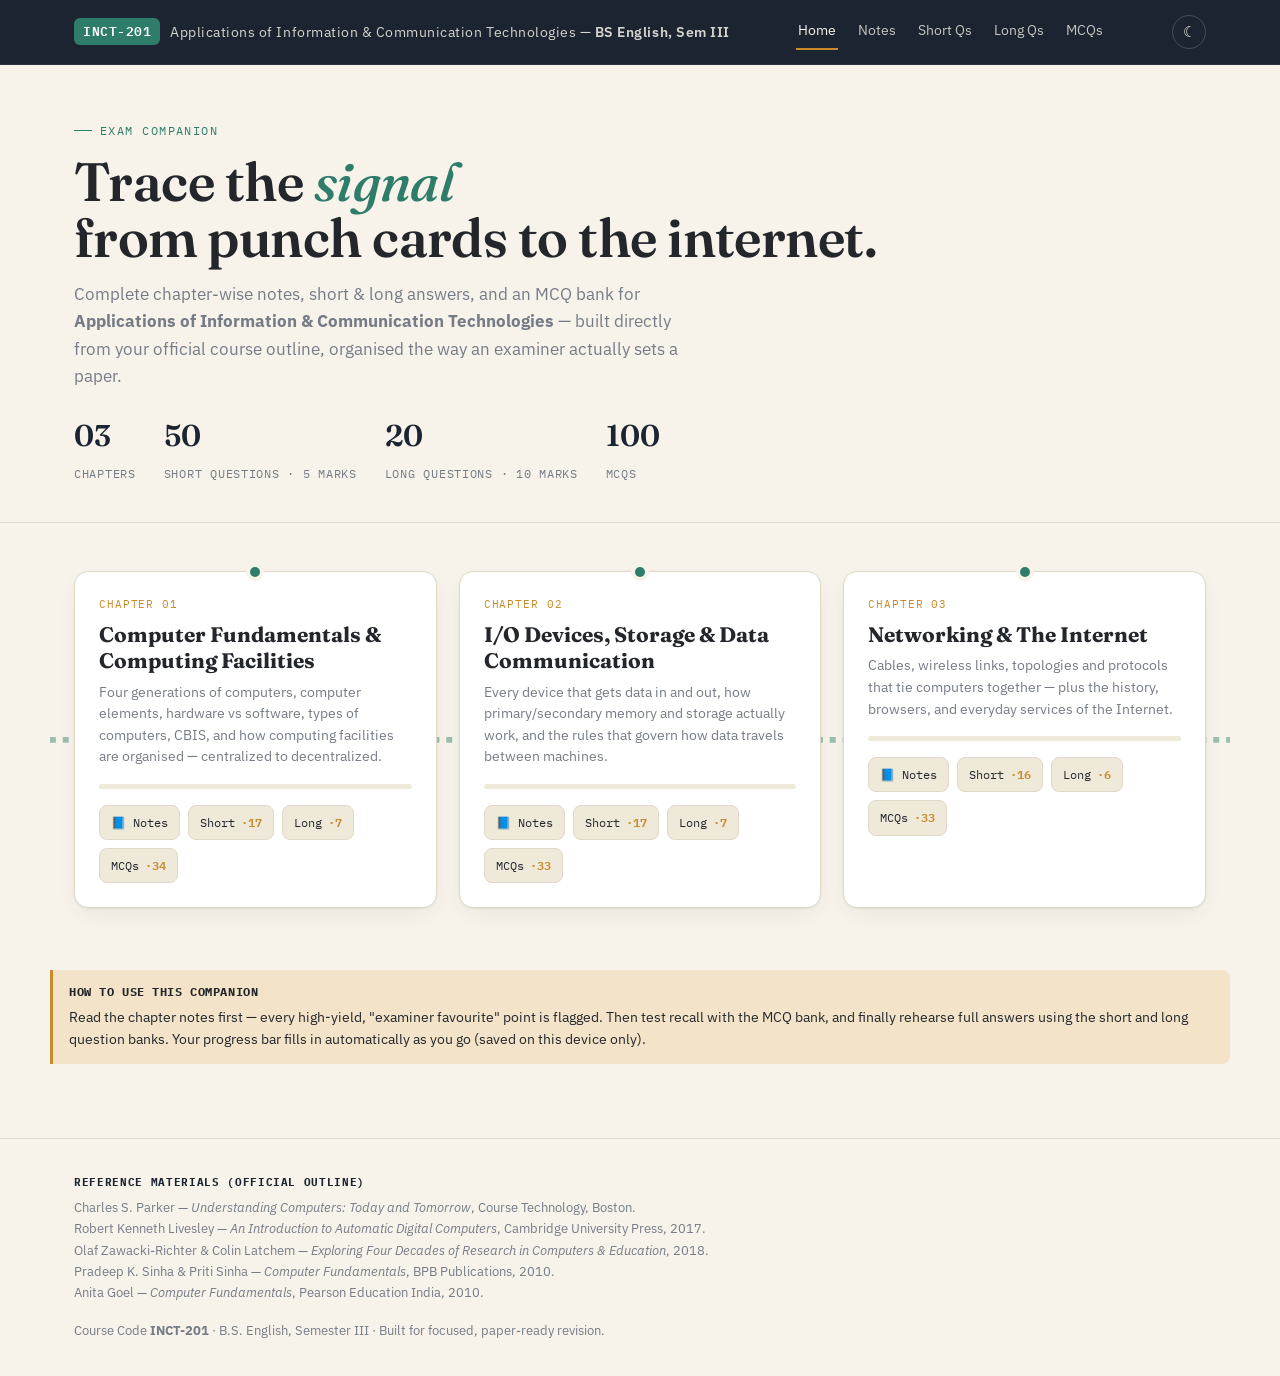
<file: index.html>
<!DOCTYPE html>
<html lang="en">
<head>
<meta charset="UTF-8">
<meta name="viewport" content="width=device-width, initial-scale=1.0">
<title>INCT-201 Exam Companion · Applications of ICT</title>
<link rel="stylesheet" href="css/style.css">
</head>
<body>

<header class="topbar">
  <div class="wrap">
    <div class="brand">
      <span class="code">INCT-201</span>
      <span class="title">Applications of Information &amp; Communication Technologies — <strong>BS English, Sem III</strong></span>
    </div>
    <nav class="topnav">
      <a href="index.html" class="active">Home</a>
      <a href="notes/chapter-1.html">Notes</a>
      <a href="short-questions/chapter-1.html">Short Qs</a>
      <a href="long-questions/chapter-1.html">Long Qs</a>
      <a href="mcqs/chapter-1.html">MCQs</a>
    </nav>
    <button class="theme-toggle" aria-label="Toggle dark mode">☾</button>
  </div>
</header>

<section class="hero">
  <div class="wrap">
    <div class="eyebrow">Exam Companion</div>
    <h1>Trace the <em>signal</em><br>from punch cards to the internet.</h1>
    <p class="lede">Complete chapter-wise notes, short &amp; long answers, and an MCQ bank for <strong>Applications of Information &amp; Communication Technologies</strong> — built directly from your official course outline, organised the way an examiner actually sets a paper.</p>
    <div class="stat-row">
      <div class="stat"><b>03</b><span>Chapters</span></div>
      <div class="stat"><b>50</b><span>Short Questions · 5 marks</span></div>
      <div class="stat"><b>20</b><span>Long Questions · 10 marks</span></div>
      <div class="stat"><b>100</b><span>MCQs</span></div>
    </div>
  </div>
</section>

<section class="trace-rail">
  <div class="wrap" style="position:relative;">
    <svg class="trace-svg" viewBox="0 0 1200 120" preserveAspectRatio="none" aria-hidden="true">
      <path id="tracePath" class="trace-line" d="M0,60 L1200,60"></path>
      <circle class="trace-pulse" r="5">
        <animateMotion dur="7s" repeatCount="indefinite">
          <mpath href="#tracePath"></mpath>
        </animateMotion>
      </circle>
    </svg>

    <div class="chapter-row">

      <div class="node-card" data-chapter-progress="ch1">
        <span class="node-dot"></span>
        <div class="unit">Chapter 01</div>
        <h3>Computer Fundamentals &amp; Computing Facilities</h3>
        <p>Four generations of computers, computer elements, hardware vs software, types of computers, CBIS, and how computing facilities are organised — centralized to decentralized.</p>
        <div class="progress"><span></span></div>
        <div class="pill-row">
          <a class="pill" href="notes/chapter-1.html">📘 Notes</a>
          <a class="pill" href="short-questions/chapter-1.html">Short <span class="n">·17</span></a>
          <a class="pill" href="long-questions/chapter-1.html">Long <span class="n">·7</span></a>
          <a class="pill" href="mcqs/chapter-1.html">MCQs <span class="n">·34</span></a>
        </div>
      </div>

      <div class="node-card" data-chapter-progress="ch2">
        <span class="node-dot"></span>
        <div class="unit">Chapter 02</div>
        <h3>I/O Devices, Storage &amp; Data Communication</h3>
        <p>Every device that gets data in and out, how primary/secondary memory and storage actually work, and the rules that govern how data travels between machines.</p>
        <div class="progress"><span></span></div>
        <div class="pill-row">
          <a class="pill" href="notes/chapter-2.html">📘 Notes</a>
          <a class="pill" href="short-questions/chapter-2.html">Short <span class="n">·17</span></a>
          <a class="pill" href="long-questions/chapter-2.html">Long <span class="n">·7</span></a>
          <a class="pill" href="mcqs/chapter-2.html">MCQs <span class="n">·33</span></a>
        </div>
      </div>

      <div class="node-card" data-chapter-progress="ch3">
        <span class="node-dot"></span>
        <div class="unit">Chapter 03</div>
        <h3>Networking &amp; The Internet</h3>
        <p>Cables, wireless links, topologies and protocols that tie computers together — plus the history, browsers, and everyday services of the Internet.</p>
        <div class="progress"><span></span></div>
        <div class="pill-row">
          <a class="pill" href="notes/chapter-3.html">📘 Notes</a>
          <a class="pill" href="short-questions/chapter-3.html">Short <span class="n">·16</span></a>
          <a class="pill" href="long-questions/chapter-3.html">Long <span class="n">·6</span></a>
          <a class="pill" href="mcqs/chapter-3.html">MCQs <span class="n">·33</span></a>
        </div>
      </div>

    </div>
  </div>
</section>

<section class="wrap" style="padding:40px 0;">
  <div class="callout exam">
    <strong>How to use this companion</strong>
    Read the chapter notes first — every high-yield, "examiner favourite" point is flagged. Then test recall with the MCQ bank, and finally rehearse full answers using the short and long question banks. Your progress bar fills in automatically as you go (saved on this device only).
  </div>
</section>

<footer>
  <div class="wrap">
    <div class="ref-list">
      <b>Reference Materials (Official Outline)</b>
      Charles S. Parker — <em>Understanding Computers: Today and Tomorrow</em>, Course Technology, Boston.<br>
      Robert Kenneth Livesley — <em>An Introduction to Automatic Digital Computers</em>, Cambridge University Press, 2017.<br>
      Olaf Zawacki-Richter &amp; Colin Latchem — <em>Exploring Four Decades of Research in Computers &amp; Education</em>, 2018.<br>
      Pradeep K. Sinha &amp; Priti Sinha — <em>Computer Fundamentals</em>, BPB Publications, 2010.<br>
      Anita Goel — <em>Computer Fundamentals</em>, Pearson Education India, 2010.
    </div>
    <div>Course Code <strong>INCT-201</strong> · B.S. English, Semester III · Built for focused, paper-ready revision.</div>
  </div>
</footer>

<script src="js/main.js"></script>
<script>document.addEventListener("DOMContentLoaded", ICT201.paintHomeProgress);</script>
</body>
</html>
</file>
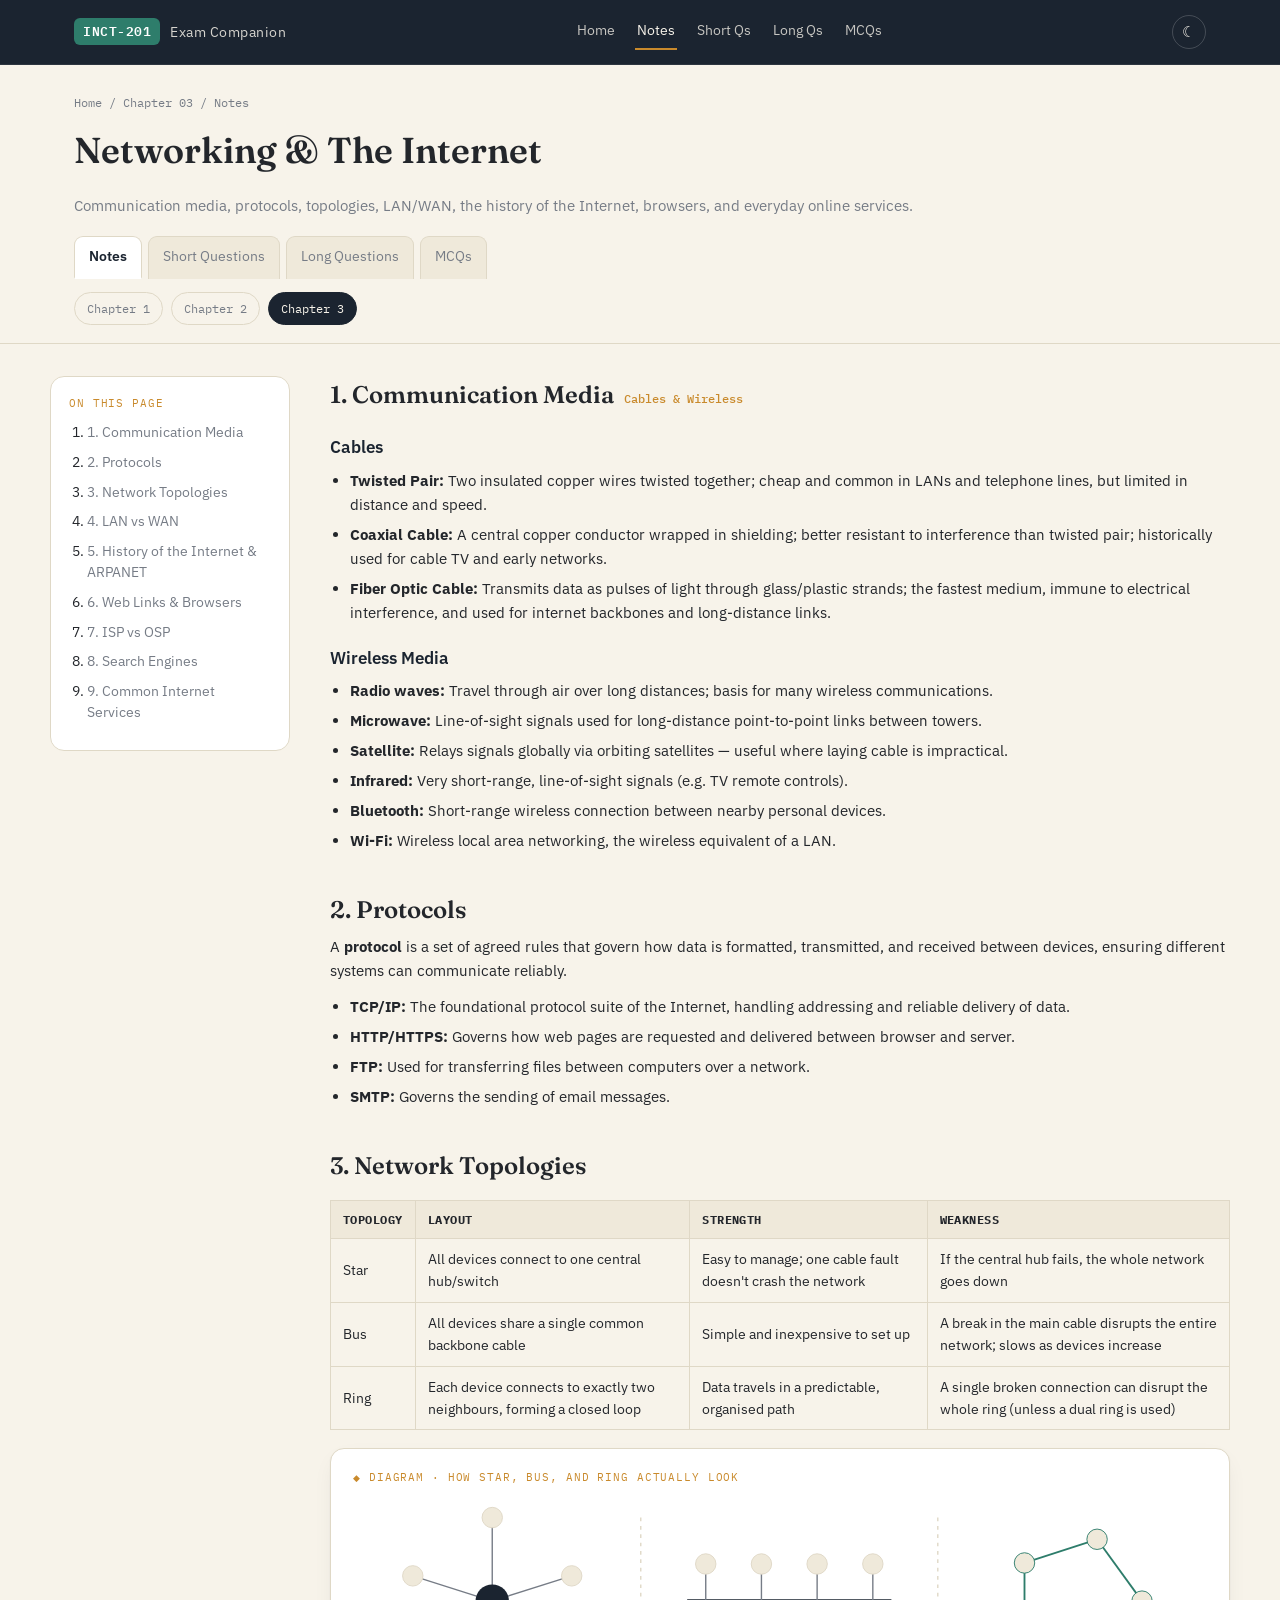
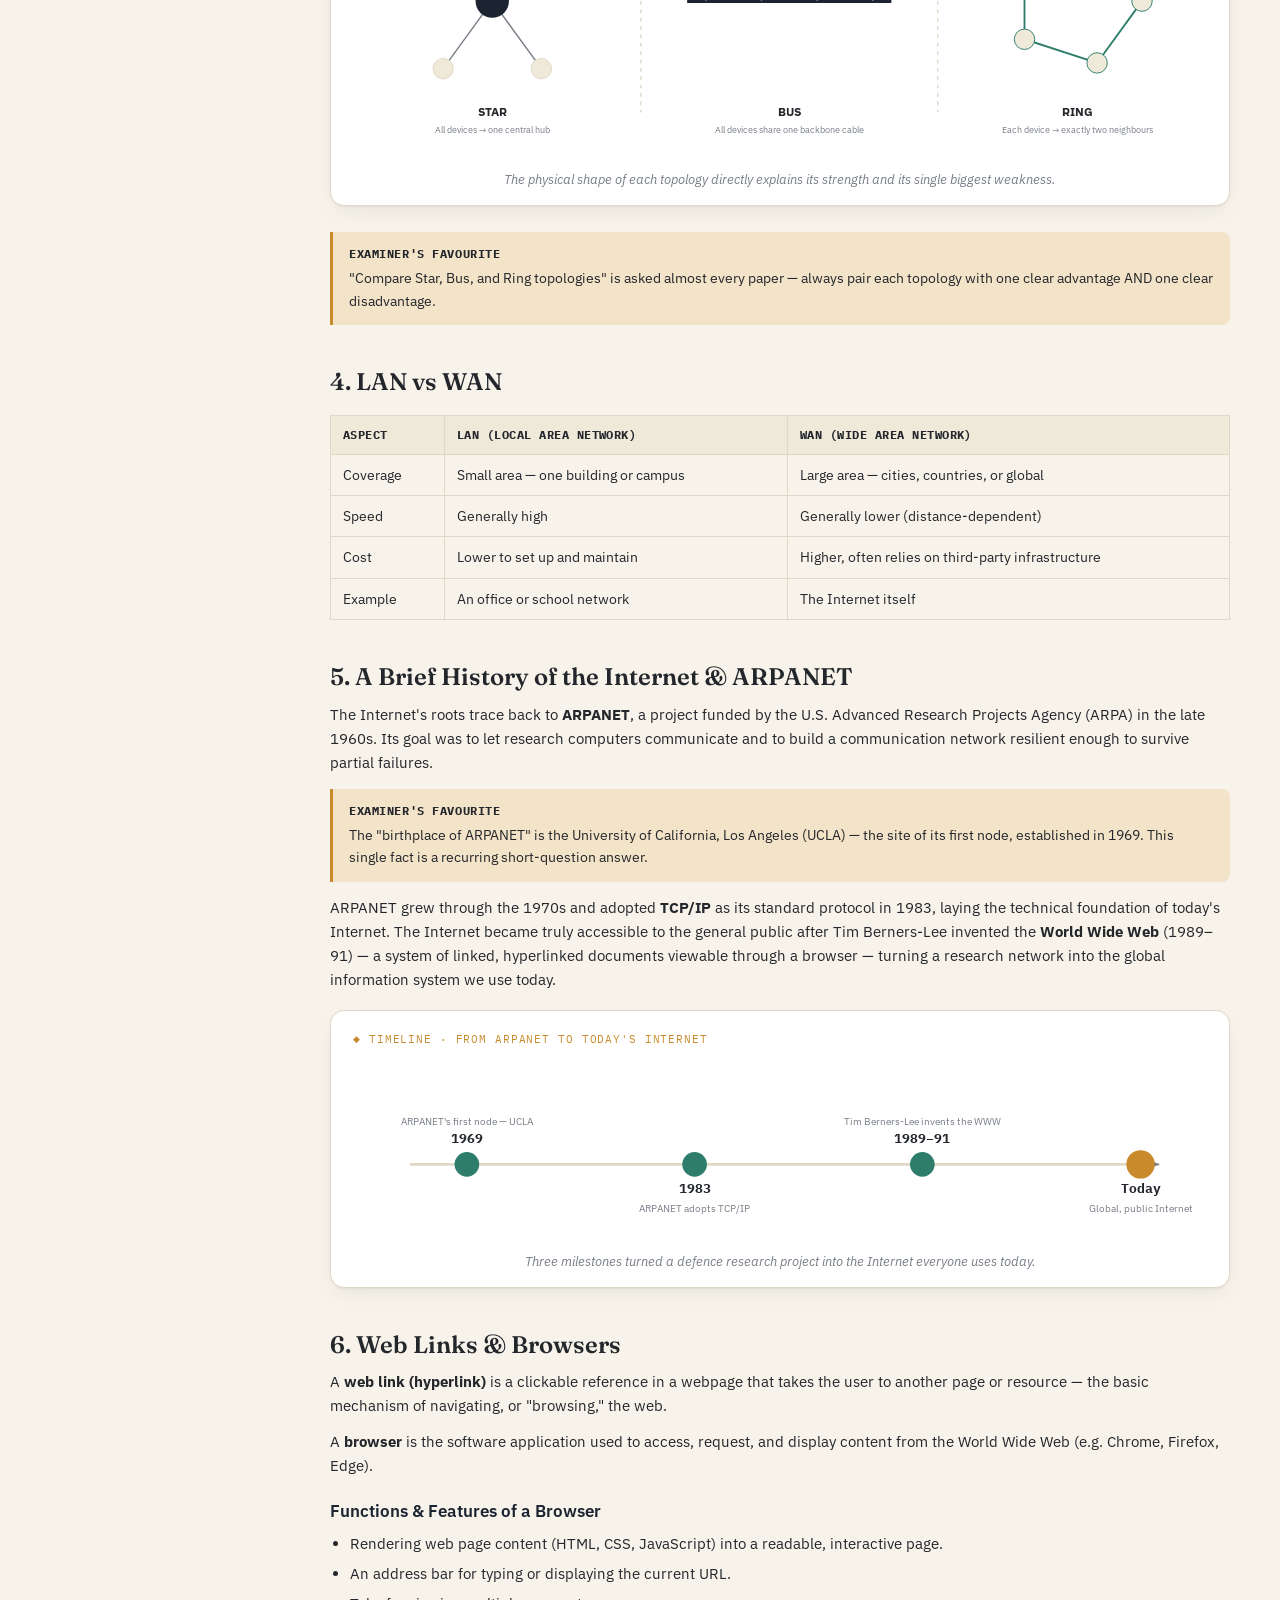
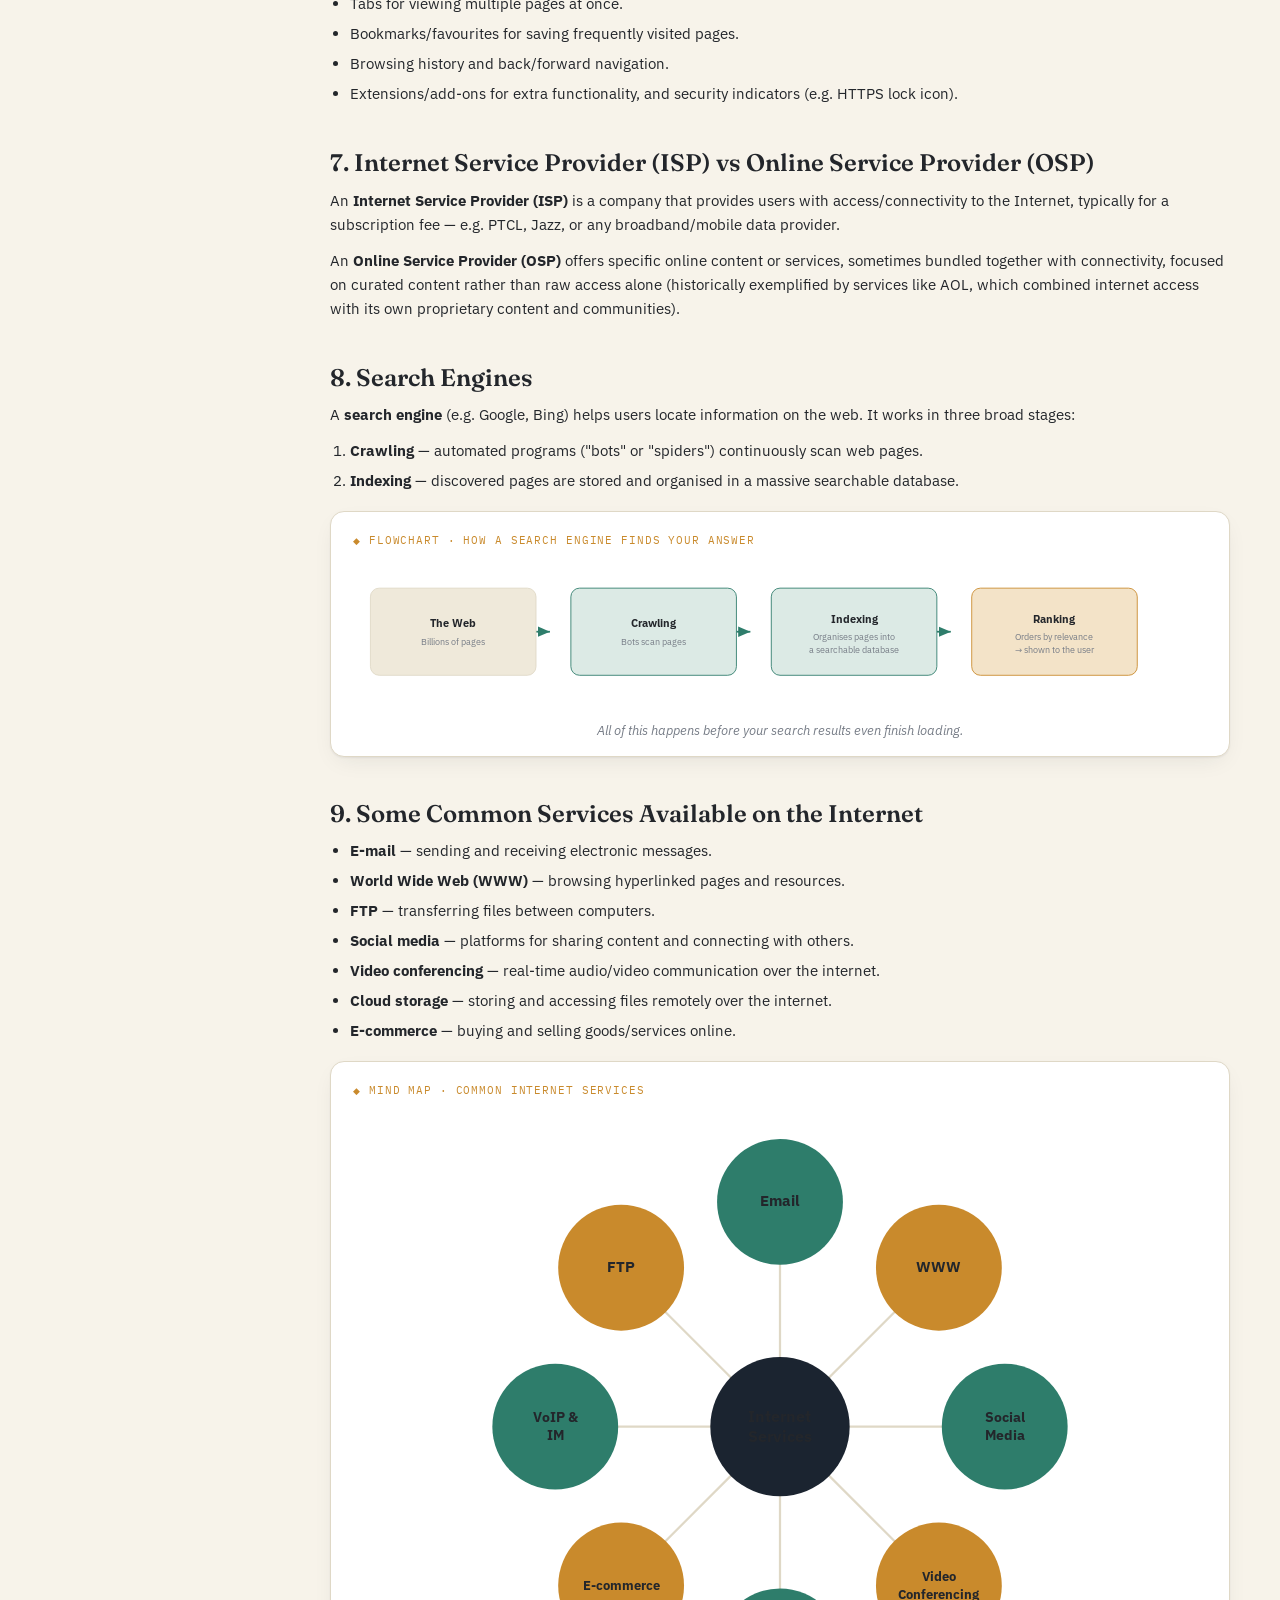
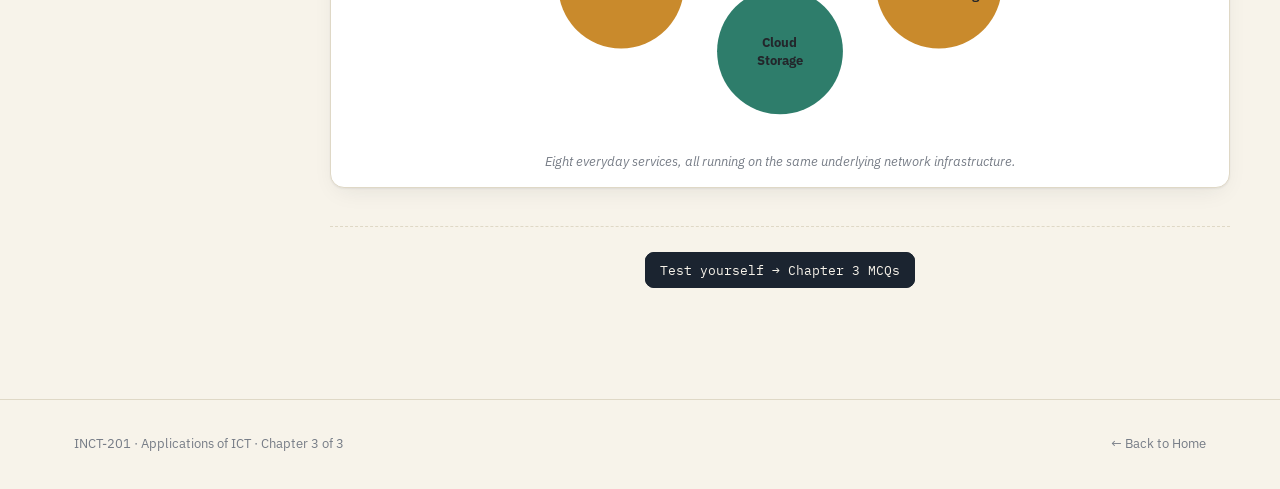
<file: noteschapter-3.html>
<!DOCTYPE html>
<html lang="en">
<head>
<meta charset="UTF-8">
<meta name="viewport" content="width=device-width, initial-scale=1.0">
<title>Chapter 3 Notes · Networking & The Internet — INCT-201</title>
<link rel="stylesheet" href="../css/style.css">
</head>
<body>

<header class="topbar">
  <div class="wrap">
    <div class="brand">
      <span class="code">INCT-201</span>
      <span class="title">Exam Companion</span>
    </div>
    <nav class="topnav">
      <a href="../index.html">Home</a>
      <a href="chapter-3.html" class="active">Notes</a>
      <a href="../short-questions/chapter-3.html">Short Qs</a>
      <a href="../long-questions/chapter-3.html">Long Qs</a>
      <a href="../mcqs/chapter-3.html">MCQs</a>
    </nav>
    <button class="theme-toggle" aria-label="Toggle dark mode">☾</button>
  </div>
</header>

<section class="page-head">
  <div class="wrap">
    <div class="crumb"><a href="../index.html">Home</a> / Chapter 03 / Notes</div>
    <h1>Networking &amp; The Internet</h1>
    <p class="sub">Communication media, protocols, topologies, LAN/WAN, the history of the Internet, browsers, and everyday online services.</p>

    <div class="tabs">
      <a href="chapter-3.html" class="active">Notes</a>
      <a href="../short-questions/chapter-3.html">Short Questions</a>
      <a href="../long-questions/chapter-3.html">Long Questions</a>
      <a href="../mcqs/chapter-3.html">MCQs</a>
    </div>
    <div class="chapter-switch">
      <a href="chapter-1.html">Chapter 1</a>
      <a href="chapter-2.html">Chapter 2</a>
      <a href="chapter-3.html" class="active">Chapter 3</a>
    </div>
  </div>
</section>

<div class="wrap content-shell">

  <aside class="toc">
    <div class="toc-label">On this page</div>
    <ol>
      <li><a href="#media">1. Communication Media</a></li>
      <li><a href="#protocols">2. Protocols</a></li>
      <li><a href="#topologies">3. Network Topologies</a></li>
      <li><a href="#lan-wan">4. LAN vs WAN</a></li>
      <li><a href="#internet-history">5. History of the Internet &amp; ARPANET</a></li>
      <li><a href="#browser">6. Web Links &amp; Browsers</a></li>
      <li><a href="#isp-osp">7. ISP vs OSP</a></li>
      <li><a href="#search-engines">8. Search Engines</a></li>
      <li><a href="#services">9. Common Internet Services</a></li>
    </ol>
  </aside>

  <main>

    <div class="note-section" id="media">
      <h2>1. Communication Media <span class="tag">Cables &amp; Wireless</span></h2>
      <h3>Cables</h3>
      <ul>
        <li><strong>Twisted Pair:</strong> Two insulated copper wires twisted together; cheap and common in LANs and telephone lines, but limited in distance and speed.</li>
        <li><strong>Coaxial Cable:</strong> A central copper conductor wrapped in shielding; better resistant to interference than twisted pair; historically used for cable TV and early networks.</li>
        <li><strong>Fiber Optic Cable:</strong> Transmits data as pulses of light through glass/plastic strands; the fastest medium, immune to electrical interference, and used for internet backbones and long-distance links.</li>
      </ul>
      <h3>Wireless Media</h3>
      <ul>
        <li><strong>Radio waves:</strong> Travel through air over long distances; basis for many wireless communications.</li>
        <li><strong>Microwave:</strong> Line-of-sight signals used for long-distance point-to-point links between towers.</li>
        <li><strong>Satellite:</strong> Relays signals globally via orbiting satellites — useful where laying cable is impractical.</li>
        <li><strong>Infrared:</strong> Very short-range, line-of-sight signals (e.g. TV remote controls).</li>
        <li><strong>Bluetooth:</strong> Short-range wireless connection between nearby personal devices.</li>
        <li><strong>Wi-Fi:</strong> Wireless local area networking, the wireless equivalent of a LAN.</li>
      </ul>
    </div>

    <div class="note-section" id="protocols">
      <h2>2. Protocols</h2>
      <p>A <strong>protocol</strong> is a set of agreed rules that govern how data is formatted, transmitted, and received between devices, ensuring different systems can communicate reliably.</p>
      <ul>
        <li><strong>TCP/IP:</strong> The foundational protocol suite of the Internet, handling addressing and reliable delivery of data.</li>
        <li><strong>HTTP/HTTPS:</strong> Governs how web pages are requested and delivered between browser and server.</li>
        <li><strong>FTP:</strong> Used for transferring files between computers over a network.</li>
        <li><strong>SMTP:</strong> Governs the sending of email messages.</li>
      </ul>
    </div>

    <div class="note-section" id="topologies">
      <h2>3. Network Topologies</h2>
      <table class="compare">
        <tr><th>Topology</th><th>Layout</th><th>Strength</th><th>Weakness</th></tr>
        <tr><td>Star</td><td>All devices connect to one central hub/switch</td><td>Easy to manage; one cable fault doesn't crash the network</td><td>If the central hub fails, the whole network goes down</td></tr>
        <tr><td>Bus</td><td>All devices share a single common backbone cable</td><td>Simple and inexpensive to set up</td><td>A break in the main cable disrupts the entire network; slows as devices increase</td></tr>
        <tr><td>Ring</td><td>Each device connects to exactly two neighbours, forming a closed loop</td><td>Data travels in a predictable, organised path</td><td>A single broken connection can disrupt the whole ring (unless a dual ring is used)</td></tr>
      </table>

      <div class="diagram-card">
        <div class="diagram-label">Diagram · How Star, Bus, and Ring Actually Look</div>
        <svg viewBox="0 0 920 280" xmlns="http://www.w3.org/2000/svg">
          <line x1="310" y1="20" x2="310" y2="230" stroke="var(--line)" stroke-width="1.5" stroke-dasharray="4 5"></line>
          <line x1="630" y1="20" x2="630" y2="230" stroke="var(--line)" stroke-width="1.5" stroke-dasharray="4 5"></line>

          <!-- Star -->
          <line x1="150" y1="110" x2="150" y2="20" stroke="var(--mist)" stroke-width="1.5"></line>
          <line x1="150" y1="110" x2="235.6" y2="82.8" stroke="var(--mist)" stroke-width="1.5"></line>
          <line x1="150" y1="110" x2="202.9" y2="182.8" stroke="var(--mist)" stroke-width="1.5"></line>
          <line x1="150" y1="110" x2="97.1" y2="182.8" stroke="var(--mist)" stroke-width="1.5"></line>
          <line x1="150" y1="110" x2="64.4" y2="82.8" stroke="var(--mist)" stroke-width="1.5"></line>
          <circle cx="150" cy="20" r="11" fill="var(--paper-dim)" stroke="var(--line)"></circle>
          <circle cx="235.6" cy="82.8" r="11" fill="var(--paper-dim)" stroke="var(--line)"></circle>
          <circle cx="202.9" cy="182.8" r="11" fill="var(--paper-dim)" stroke="var(--line)"></circle>
          <circle cx="97.1" cy="182.8" r="11" fill="var(--paper-dim)" stroke="var(--line)"></circle>
          <circle cx="64.4" cy="82.8" r="11" fill="var(--paper-dim)" stroke="var(--line)"></circle>
          <circle cx="150" cy="110" r="18" fill="var(--ink)"></circle>
          <text x="150" y="234" text-anchor="middle" font-size="13" font-weight="700">STAR</text>
          <text x="150" y="252" text-anchor="middle" font-size="10" class="dg-faint">All devices → one central hub</text>

          <!-- Bus -->
          <line x1="360" y1="110" x2="580" y2="110" stroke="var(--ink)" stroke-width="4"></line>
          <line x1="380" y1="110" x2="380" y2="80" stroke="var(--mist)" stroke-width="1.5"></line>
          <line x1="440" y1="110" x2="440" y2="80" stroke="var(--mist)" stroke-width="1.5"></line>
          <line x1="500" y1="110" x2="500" y2="80" stroke="var(--mist)" stroke-width="1.5"></line>
          <line x1="560" y1="110" x2="560" y2="80" stroke="var(--mist)" stroke-width="1.5"></line>
          <circle cx="380" cy="70" r="11" fill="var(--paper-dim)" stroke="var(--line)"></circle>
          <circle cx="440" cy="70" r="11" fill="var(--paper-dim)" stroke="var(--line)"></circle>
          <circle cx="500" cy="70" r="11" fill="var(--paper-dim)" stroke="var(--line)"></circle>
          <circle cx="560" cy="70" r="11" fill="var(--paper-dim)" stroke="var(--line)"></circle>
          <text x="470" y="234" text-anchor="middle" font-size="13" font-weight="700">BUS</text>
          <text x="470" y="252" text-anchor="middle" font-size="10" class="dg-faint">All devices share one backbone cable</text>

          <!-- Ring -->
          <line x1="850" y1="110" x2="801.6" y2="176.6" stroke="var(--signal)" stroke-width="2"></line>
          <line x1="801.6" y1="176.6" x2="723.4" y2="151.1" stroke="var(--signal)" stroke-width="2"></line>
          <line x1="723.4" y1="151.1" x2="723.4" y2="68.9" stroke="var(--signal)" stroke-width="2"></line>
          <line x1="723.4" y1="68.9" x2="801.6" y2="43.4" stroke="var(--signal)" stroke-width="2"></line>
          <line x1="801.6" y1="43.4" x2="850" y2="110" stroke="var(--signal)" stroke-width="2"></line>
          <circle cx="850" cy="110" r="11" fill="var(--paper-dim)" stroke="var(--signal)"></circle>
          <circle cx="801.6" cy="176.6" r="11" fill="var(--paper-dim)" stroke="var(--signal)"></circle>
          <circle cx="723.4" cy="151.1" r="11" fill="var(--paper-dim)" stroke="var(--signal)"></circle>
          <circle cx="723.4" cy="68.9" r="11" fill="var(--paper-dim)" stroke="var(--signal)"></circle>
          <circle cx="801.6" cy="43.4" r="11" fill="var(--paper-dim)" stroke="var(--signal)"></circle>
          <text x="780" y="234" text-anchor="middle" font-size="13" font-weight="700">RING</text>
          <text x="780" y="252" text-anchor="middle" font-size="10" class="dg-faint">Each device → exactly two neighbours</text>
        </svg>
        <div class="diagram-caption">The physical shape of each topology directly explains its strength and its single biggest weakness.</div>
      </div>

      <div class="callout exam"><strong>Examiner's Favourite</strong>"Compare Star, Bus, and Ring topologies" is asked almost every paper — always pair each topology with one clear advantage AND one clear disadvantage.</div>
    </div>

    <div class="note-section" id="lan-wan">
      <h2>4. LAN vs WAN</h2>
      <table class="compare">
        <tr><th>Aspect</th><th>LAN (Local Area Network)</th><th>WAN (Wide Area Network)</th></tr>
        <tr><td>Coverage</td><td>Small area — one building or campus</td><td>Large area — cities, countries, or global</td></tr>
        <tr><td>Speed</td><td>Generally high</td><td>Generally lower (distance-dependent)</td></tr>
        <tr><td>Cost</td><td>Lower to set up and maintain</td><td>Higher, often relies on third-party infrastructure</td></tr>
        <tr><td>Example</td><td>An office or school network</td><td>The Internet itself</td></tr>
      </table>
    </div>

    <div class="note-section" id="internet-history">
      <h2>5. A Brief History of the Internet &amp; ARPANET</h2>
      <p>The Internet's roots trace back to <strong>ARPANET</strong>, a project funded by the U.S. Advanced Research Projects Agency (ARPA) in the late 1960s. Its goal was to let research computers communicate and to build a communication network resilient enough to survive partial failures.</p>
      <div class="callout exam"><strong>Examiner's Favourite</strong>The "birthplace of ARPANET" is the University of California, Los Angeles (UCLA) — the site of its first node, established in 1969. This single fact is a recurring short-question answer.</div>
      <p>ARPANET grew through the 1970s and adopted <strong>TCP/IP</strong> as its standard protocol in 1983, laying the technical foundation of today's Internet. The Internet became truly accessible to the general public after Tim Berners-Lee invented the <strong>World Wide Web</strong> (1989–91) — a system of linked, hyperlinked documents viewable through a browser — turning a research network into the global information system we use today.</p>

      <div class="diagram-card">
        <div class="diagram-label">Timeline · From ARPANET to Today's Internet</div>
        <svg viewBox="0 0 900 190" xmlns="http://www.w3.org/2000/svg">
          <defs>
            <marker id="tl-arrow" markerWidth="10" markerHeight="10" refX="7" refY="3" orient="auto">
              <path d="M0,0 L7,3 L0,6 Z" fill="var(--mist)"></path>
            </marker>
          </defs>
          <line x1="60" y1="110" x2="850" y2="110" stroke="var(--line)" stroke-width="3" marker-end="url(#tl-arrow)"></line>

          <circle cx="120" cy="110" r="13" fill="var(--signal)"></circle>
          <text x="120" y="88" text-anchor="middle" font-size="14" font-weight="700" class="dg-mono">1969</text>
          <text x="120" y="68" text-anchor="middle" font-size="10.5" class="dg-faint">ARPANET's first node — UCLA</text>

          <circle cx="360" cy="110" r="13" fill="var(--signal)"></circle>
          <text x="360" y="140" text-anchor="middle" font-size="14" font-weight="700" class="dg-mono">1983</text>
          <text x="360" y="160" text-anchor="middle" font-size="10.5" class="dg-faint">ARPANET adopts TCP/IP</text>

          <circle cx="600" cy="110" r="13" fill="var(--signal)"></circle>
          <text x="600" y="88" text-anchor="middle" font-size="14" font-weight="700" class="dg-mono">1989–91</text>
          <text x="600" y="68" text-anchor="middle" font-size="10.5" class="dg-faint">Tim Berners-Lee invents the WWW</text>

          <circle cx="830" cy="110" r="15" fill="var(--amber)"></circle>
          <text x="830" y="140" text-anchor="middle" font-size="14" font-weight="700" class="dg-mono">Today</text>
          <text x="830" y="160" text-anchor="middle" font-size="10.5" class="dg-faint">Global, public Internet</text>
        </svg>
        <div class="diagram-caption">Three milestones turned a defence research project into the Internet everyone uses today.</div>
      </div>
    </div>

    <div class="note-section" id="browser">
      <h2>6. Web Links &amp; Browsers</h2>
      <p>A <strong>web link (hyperlink)</strong> is a clickable reference in a webpage that takes the user to another page or resource — the basic mechanism of navigating, or "browsing," the web.</p>
      <p>A <strong>browser</strong> is the software application used to access, request, and display content from the World Wide Web (e.g. Chrome, Firefox, Edge).</p>
      <h3>Functions &amp; Features of a Browser</h3>
      <ul>
        <li>Rendering web page content (HTML, CSS, JavaScript) into a readable, interactive page.</li>
        <li>An address bar for typing or displaying the current URL.</li>
        <li>Tabs for viewing multiple pages at once.</li>
        <li>Bookmarks/favourites for saving frequently visited pages.</li>
        <li>Browsing history and back/forward navigation.</li>
        <li>Extensions/add-ons for extra functionality, and security indicators (e.g. HTTPS lock icon).</li>
      </ul>
    </div>

    <div class="note-section" id="isp-osp">
      <h2>7. Internet Service Provider (ISP) vs Online Service Provider (OSP)</h2>
      <p>An <strong>Internet Service Provider (ISP)</strong> is a company that provides users with access/connectivity to the Internet, typically for a subscription fee — e.g. PTCL, Jazz, or any broadband/mobile data provider.</p>
      <p>An <strong>Online Service Provider (OSP)</strong> offers specific online content or services, sometimes bundled together with connectivity, focused on curated content rather than raw access alone (historically exemplified by services like AOL, which combined internet access with its own proprietary content and communities).</p>
    </div>

    <div class="note-section" id="search-engines">
      <h2>8. Search Engines</h2>
      <p>A <strong>search engine</strong> (e.g. Google, Bing) helps users locate information on the web. It works in three broad stages:</p>
      <ol>
        <li><strong>Crawling</strong> — automated programs ("bots" or "spiders") continuously scan web pages.</li>
        <li><strong>Indexing</strong> — discovered pages are stored and organised in a massive searchable database.</li>
      </ol>

      <div class="diagram-card">
        <div class="diagram-label">Flowchart · How a Search Engine Finds Your Answer</div>
        <svg viewBox="0 0 980 170" xmlns="http://www.w3.org/2000/svg">
          <defs>
            <marker id="se-arrow" markerWidth="10" markerHeight="10" refX="7" refY="3" orient="auto">
              <path d="M0,0 L7,3 L0,6 Z" fill="var(--signal)"></path>
            </marker>
          </defs>
          <line x1="210" y1="80" x2="226" y2="80" stroke="var(--signal)" stroke-width="2" marker-end="url(#se-arrow)"></line>
          <line x1="440" y1="80" x2="456" y2="80" stroke="var(--signal)" stroke-width="2" marker-end="url(#se-arrow)"></line>
          <line x1="670" y1="80" x2="686" y2="80" stroke="var(--signal)" stroke-width="2" marker-end="url(#se-arrow)"></line>

          <rect x="20" y="30" width="190" height="100" rx="10" fill="var(--paper-dim)" stroke="var(--line)"></rect>
          <text x="115" y="75" text-anchor="middle" font-size="13" font-weight="700">The Web</text>
          <text x="115" y="95" text-anchor="middle" font-size="10" class="dg-faint">Billions of pages</text>

          <rect x="250" y="30" width="190" height="100" rx="10" fill="var(--signal-dim)" stroke="var(--signal)"></rect>
          <text x="345" y="75" text-anchor="middle" font-size="13" font-weight="700">Crawling</text>
          <text x="345" y="95" text-anchor="middle" font-size="10" class="dg-faint">Bots scan pages</text>

          <rect x="480" y="30" width="190" height="100" rx="10" fill="var(--signal-dim)" stroke="var(--signal)"></rect>
          <text x="575" y="70" text-anchor="middle" font-size="13" font-weight="700">Indexing</text>
          <text x="575" y="90" text-anchor="middle" font-size="10" class="dg-faint">Organises pages into</text>
          <text x="575" y="104" text-anchor="middle" font-size="10" class="dg-faint">a searchable database</text>

          <rect x="710" y="30" width="190" height="100" rx="10" fill="var(--amber-dim)" stroke="var(--amber)"></rect>
          <text x="805" y="70" text-anchor="middle" font-size="13" font-weight="700">Ranking</text>
          <text x="805" y="90" text-anchor="middle" font-size="10" class="dg-faint">Orders by relevance</text>
          <text x="805" y="104" text-anchor="middle" font-size="10" class="dg-faint">→ shown to the user</text>
        </svg>
        <div class="diagram-caption">All of this happens before your search results even finish loading.</div>
      </div>
    </div>

    <div class="note-section" id="services">
      <h2>9. Some Common Services Available on the Internet</h2>
      <ul>
        <li><strong>E-mail</strong> — sending and receiving electronic messages.</li>
        <li><strong>World Wide Web (WWW)</strong> — browsing hyperlinked pages and resources.</li>
        <li><strong>FTP</strong> — transferring files between computers.</li>
        <li><strong>Social media</strong> — platforms for sharing content and connecting with others.</li>
        <li><strong>Video conferencing</strong> — real-time audio/video communication over the internet.</li>
        <li><strong>Cloud storage</strong> — storing and accessing files remotely over the internet.</li>
        <li><strong>E-commerce</strong> — buying and selling goods/services online.</li>
      </ul>

      <div class="diagram-card">
        <div class="diagram-label">Mind Map · Common Internet Services</div>
        <svg viewBox="0 0 760 560" xmlns="http://www.w3.org/2000/svg">
          <line x1="380" y1="280" x2="380" y2="80" stroke="var(--line)" stroke-width="2"></line>
          <line x1="380" y1="280" x2="521.4" y2="138.6" stroke="var(--line)" stroke-width="2"></line>
          <line x1="380" y1="280" x2="580" y2="280" stroke="var(--line)" stroke-width="2"></line>
          <line x1="380" y1="280" x2="521.4" y2="421.4" stroke="var(--line)" stroke-width="2"></line>
          <line x1="380" y1="280" x2="380" y2="480" stroke="var(--line)" stroke-width="2"></line>
          <line x1="380" y1="280" x2="238.6" y2="421.4" stroke="var(--line)" stroke-width="2"></line>
          <line x1="380" y1="280" x2="180" y2="280" stroke="var(--line)" stroke-width="2"></line>
          <line x1="380" y1="280" x2="238.6" y2="138.6" stroke="var(--line)" stroke-width="2"></line>

          <circle cx="380" cy="280" r="62" fill="var(--ink)"></circle>
          <text x="380" y="276" text-anchor="middle" font-size="14" font-weight="700" fill="var(--paper)">Internet</text>
          <text x="380" y="294" text-anchor="middle" font-size="14" font-weight="700" fill="var(--paper)">Services</text>

          <circle cx="380" cy="80" r="56" fill="var(--signal)"></circle>
          <text x="380" y="84" text-anchor="middle" font-size="13" font-weight="700" fill="#fff">Email</text>

          <circle cx="521.4" cy="138.6" r="56" fill="var(--amber)"></circle>
          <text x="521.4" y="142.6" text-anchor="middle" font-size="13" font-weight="700" fill="#fff">WWW</text>

          <circle cx="580" cy="280" r="56" fill="var(--signal)"></circle>
          <text x="580" y="276" text-anchor="middle" font-size="12.5" font-weight="700" fill="#fff">Social</text>
          <text x="580" y="292" text-anchor="middle" font-size="12.5" font-weight="700" fill="#fff">Media</text>

          <circle cx="521.4" cy="421.4" r="56" fill="var(--amber)"></circle>
          <text x="521.4" y="417.4" text-anchor="middle" font-size="11.5" font-weight="700" fill="#fff">Video</text>
          <text x="521.4" y="433.4" text-anchor="middle" font-size="11.5" font-weight="700" fill="#fff">Conferencing</text>

          <circle cx="380" cy="480" r="56" fill="var(--signal)"></circle>
          <text x="380" y="476" text-anchor="middle" font-size="11.5" font-weight="700" fill="#fff">Cloud</text>
          <text x="380" y="492" text-anchor="middle" font-size="11.5" font-weight="700" fill="#fff">Storage</text>

          <circle cx="238.6" cy="421.4" r="56" fill="var(--amber)"></circle>
          <text x="238.6" y="425.4" text-anchor="middle" font-size="12" font-weight="700" fill="#fff">E-commerce</text>

          <circle cx="180" cy="280" r="56" fill="var(--signal)"></circle>
          <text x="180" y="276" text-anchor="middle" font-size="12.5" font-weight="700" fill="#fff">VoIP &amp;</text>
          <text x="180" y="292" text-anchor="middle" font-size="12.5" font-weight="700" fill="#fff">IM</text>

          <circle cx="238.6" cy="138.6" r="56" fill="var(--amber)"></circle>
          <text x="238.6" y="142.6" text-anchor="middle" font-size="13" font-weight="700" fill="#fff">FTP</text>
        </svg>
        <div class="diagram-caption">Eight everyday services, all running on the same underlying network infrastructure.</div>
      </div>
    </div>

    <hr class="div">
    <p style="text-align:center;"><a href="../mcqs/chapter-3.html" class="btn primary">Test yourself → Chapter 3 MCQs</a></p>

  </main>
</div>

<footer>
  <div class="wrap">
    <div>INCT-201 · Applications of ICT · Chapter 3 of 3</div>
    <div><a href="../index.html">← Back to Home</a></div>
  </div>
</footer>

<script src="../js/main.js"></script>
<script>document.addEventListener("DOMContentLoaded", () => ICT201.markNotesVisited("ch3"));</script>
</body>
</html>
</file>
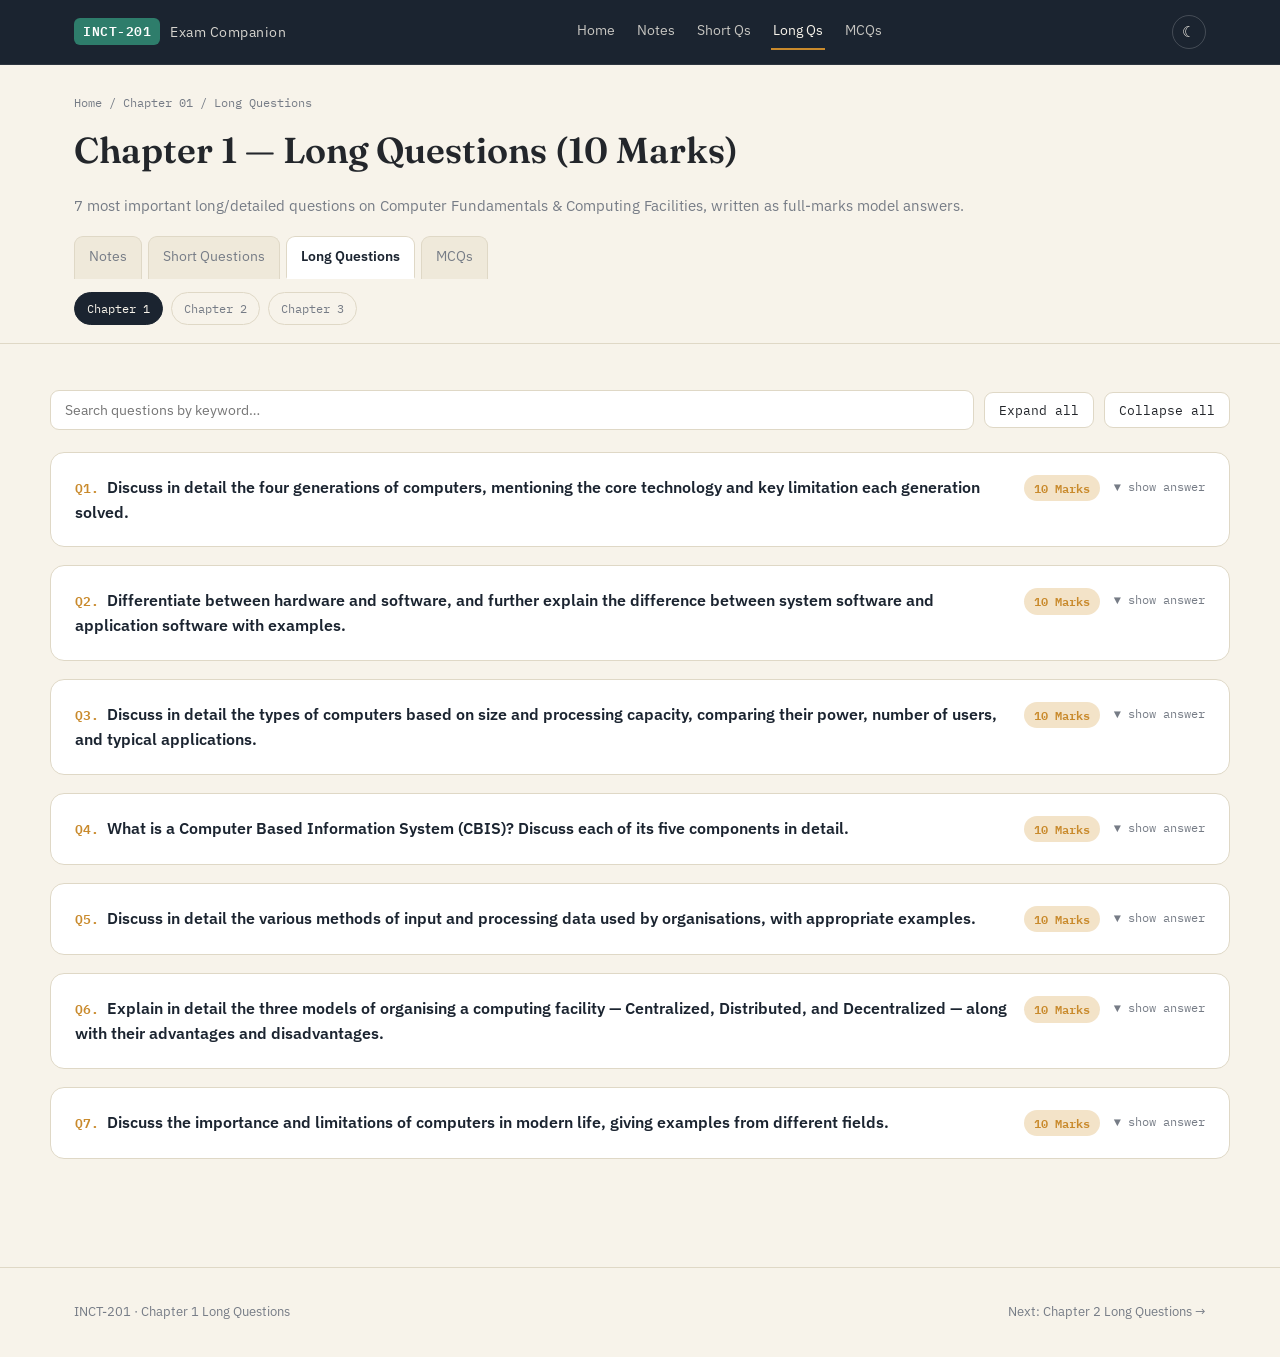
<file: long-questions/chapter-1.html>
<!DOCTYPE html>
<html lang="en">
<head>
<meta charset="UTF-8">
<meta name="viewport" content="width=device-width, initial-scale=1.0">
<title>Chapter 1 Long Questions — INCT-201</title>
<link rel="stylesheet" href="../css/style.css">
</head>
<body>

<header class="topbar">
  <div class="wrap">
    <div class="brand">
      <span class="code">INCT-201</span>
      <span class="title">Exam Companion</span>
    </div>
    <nav class="topnav">
      <a href="../index.html">Home</a>
      <a href="../notes/chapter-1.html">Notes</a>
      <a href="../short-questions/chapter-1.html">Short Qs</a>
      <a href="chapter-1.html" class="active">Long Qs</a>
      <a href="../mcqs/chapter-1.html">MCQs</a>
    </nav>
    <button class="theme-toggle" aria-label="Toggle dark mode">☾</button>
  </div>
</header>

<section class="page-head">
  <div class="wrap">
    <div class="crumb"><a href="../index.html">Home</a> / Chapter 01 / Long Questions</div>
    <h1>Chapter 1 — Long Questions (10 Marks)</h1>
    <p class="sub">7 most important long/detailed questions on Computer Fundamentals &amp; Computing Facilities, written as full-marks model answers.</p>

    <div class="tabs">
      <a href="../notes/chapter-1.html">Notes</a>
      <a href="../short-questions/chapter-1.html">Short Questions</a>
      <a href="chapter-1.html" class="active">Long Questions</a>
      <a href="../mcqs/chapter-1.html">MCQs</a>
    </div>
    <div class="chapter-switch">
      <a href="chapter-1.html" class="active">Chapter 1</a>
      <a href="chapter-2.html">Chapter 2</a>
      <a href="chapter-3.html">Chapter 3</a>
    </div>
  </div>
</section>

<div class="wrap" style="padding:28px 0 70px;">

  <div class="toolbar">
    <input type="search" id="qSearch" placeholder="Search questions by keyword…">
    <button class="btn" id="expandAll">Expand all</button>
    <button class="btn" id="collapseAll">Collapse all</button>
  </div>

  <div class="q-card" data-id="lq1">
    <div class="q-head">
      <div class="q-text"><span class="q-num">Q1.</span>Discuss in detail the four generations of computers, mentioning the core technology and key limitation each generation solved.</div>
      <span class="marks">10 Marks</span><span class="q-toggle">▼ show answer</span>
    </div>
    <div class="q-answer">
      <h4>First Generation (1940s–1950s)</h4>
      <p>Built using <strong>vacuum tubes</strong> as the core switching component. Machines such as ENIAC were enormous, generated huge amounts of heat, consumed massive electricity, and were highly unreliable since tubes burned out frequently. Programming was done in machine language, making operation extremely slow and specialised.</p>
      <h4>Second Generation (1950s–1960s)</h4>
      <p>Vacuum tubes were replaced by <strong>transistors</strong>, which were smaller, more durable, generated far less heat, and consumed less power. This solved the size and reliability problems of the first generation. Assembly language emerged, making programming somewhat more manageable.</p>
      <h4>Third Generation (1960s–1970s)</h4>
      <p>The introduction of the <strong>Integrated Circuit (IC)</strong> allowed thousands of transistors to be placed on a single chip. Computers became smaller, faster, and more affordable, solving the bulkiness and cost issues of earlier machines. This generation also introduced <strong>high-level programming languages</strong> (like FORTRAN and COBOL), making software development accessible to a wider range of people.</p>
      <h4>Fourth Generation (1970s–present)</h4>
      <p>The invention of the <strong>microprocessor</strong> packed an entire CPU onto one chip. This solved the remaining size and cost barriers, giving birth to the personal computer and enabling computers to enter homes, schools, and small offices for the first time.</p>
      <div class="callout exam"><strong>Exam Tip</strong>Always state generation → core technology → the specific limitation it fixed from the previous generation. This structure earns full marks consistently.</div>
    </div>
  </div>

  <div class="q-card" data-id="lq2">
    <div class="q-head">
      <div class="q-text"><span class="q-num">Q2.</span>Differentiate between hardware and software, and further explain the difference between system software and application software with examples.</div>
      <span class="marks">10 Marks</span><span class="q-toggle">▼ show answer</span>
    </div>
    <div class="q-answer">
      <h4>Hardware vs Software</h4>
      <p><strong>Hardware</strong> consists of the physical, tangible components of a computer system — the CPU, RAM, monitor, keyboard, mouse, and printer. Hardware can be seen, touched, and can physically wear out or break over time.</p>
      <p><strong>Software</strong> is the intangible collection of instructions (programs) that direct hardware to perform tasks. It cannot be touched, only stored and executed; rather than wearing out, software develops logical errors known as "bugs." Hardware and software are interdependent — hardware is useless without software's instructions, and software cannot run without hardware to execute it on.</p>
      <h4>System Software vs Application Software</h4>
      <p><strong>System software</strong> manages and controls the computer's own internal resources so that other programs can run smoothly. It works mostly in the background. <em>Examples:</em> Operating Systems (Windows, Linux), device drivers, and utility programs (antivirus, disk cleanup tools).</p>
      <p><strong>Application software</strong> is designed for the end-user to accomplish specific real-world tasks. <em>Examples:</em> MS Word for typing documents, Excel for spreadsheets, and web browsers for accessing the internet.</p>
      <table class="compare">
        <tr><th>Aspect</th><th>System Software</th><th>Application Software</th></tr>
        <tr><td>Purpose</td><td>Runs &amp; manages the computer itself</td><td>Performs user-specific tasks</td></tr>
        <tr><td>User interaction</td><td>Mostly indirect/background</td><td>Direct, task-focused</td></tr>
        <tr><td>Example</td><td>Windows OS</td><td>MS Excel</td></tr>
      </table>
    </div>
  </div>

  <div class="q-card" data-id="lq3">
    <div class="q-head">
      <div class="q-text"><span class="q-num">Q3.</span>Discuss in detail the types of computers based on size and processing capacity, comparing their power, number of users, and typical applications.</div>
      <span class="marks">10 Marks</span><span class="q-toggle">▼ show answer</span>
    </div>
    <div class="q-answer">
      <h4>Supercomputer</h4>
      <p>The fastest and most powerful category, capable of massively parallel processing — performing trillions of operations per second. Used for weather forecasting, nuclear research, climate modelling, and large-scale scientific simulations that no smaller machine could handle in reasonable time.</p>
      <h4>Mainframe Computer</h4>
      <p>A large, highly reliable system built to serve hundreds or thousands of users simultaneously. Commonly used by banks, airlines, and government departments for high-volume, mission-critical transaction processing where uptime and data integrity are essential.</p>
      <h4>Minicomputer</h4>
      <p>Smaller and less powerful than a mainframe, but still able to support multiple simultaneous users. Typically used by mid-sized businesses or individual departments within a larger organisation for tasks that don't require mainframe-level capacity.</p>
      <h4>Microcomputer</h4>
      <p>Built around a single microprocessor chip, designed for one user at a time — the personal computers, laptops, and workstations found in homes and offices. Affordable and versatile, but far less powerful than the categories above.</p>
      <table class="compare">
        <tr><th>Type</th><th>Power</th><th>Users</th><th>Example Use</th></tr>
        <tr><td>Supercomputer</td><td>Highest</td><td>Specialist teams</td><td>Weather modelling</td></tr>
        <tr><td>Mainframe</td><td>Very high</td><td>Thousands</td><td>Banking systems</td></tr>
        <tr><td>Minicomputer</td><td>Moderate</td><td>Tens to hundreds</td><td>Department servers</td></tr>
        <tr><td>Microcomputer</td><td>Lowest (relatively)</td><td>One</td><td>Personal computing</td></tr>
      </table>
    </div>
  </div>

  <div class="q-card" data-id="lq4">
    <div class="q-head">
      <div class="q-text"><span class="q-num">Q4.</span>What is a Computer Based Information System (CBIS)? Discuss each of its five components in detail.</div>
      <span class="marks">10 Marks</span><span class="q-toggle">▼ show answer</span>
    </div>
    <div class="q-answer">
      <p>A <strong>Computer Based Information System (CBIS)</strong> uses computer technology to perform some or all of an organisation's information-processing tasks, converting raw data into accurate, timely, and useful information for decision-making. It is built from five interdependent components.</p>
      <h4>1. Hardware</h4>
      <p>The physical devices — processors, storage units, input/output equipment — that physically carry out data processing.</p>
      <h4>2. Software</h4>
      <p>The programs (system and application software) that instruct the hardware on exactly how to process data.</p>
      <h4>3. Data</h4>
      <p>The raw, unprocessed facts and figures the system collects and feeds in, which become information once processed.</p>
      <h4>4. People</h4>
      <p>The end-users who rely on the system's output, and the IT staff (programmers, analysts, administrators) who build and maintain it.</p>
      <h4>5. Procedures</h4>
      <p>The documented rules, policies, and steps that govern how the system should correctly be used and maintained, ensuring consistency and security.</p>
      <p>All five components must work together; removing any one of them — for instance, having hardware and software but no trained people or clear procedures — causes the system to fail in practice even if it works in theory.</p>
    </div>
  </div>

  <div class="q-card" data-id="lq5">
    <div class="q-head">
      <div class="q-text"><span class="q-num">Q5.</span>Discuss in detail the various methods of input and processing data used by organisations, with appropriate examples.</div>
      <span class="marks">10 Marks</span><span class="q-toggle">▼ show answer</span>
    </div>
    <div class="q-answer">
      <h4>Methods of Input</h4>
      <p><strong>Keyboard entry:</strong> Manual typing of data; flexible and universal but slower and more prone to human error.</p>
      <p><strong>Source Data Automation (SDA):</strong> Data is captured directly and electronically at its point of origin using devices such as barcode scanners, OCR readers, or MICR — drastically reducing transcription errors and speeding up entry. <em>Example:</em> scanning a product barcode at a supermarket till.</p>
      <h4>Methods of Processing</h4>
      <p><strong>Batch Processing:</strong> Transactions are collected over a period of time and processed together in one scheduled run. This is efficient for high-volume, non-urgent work. <em>Example:</em> processing an entire organisation's monthly payroll in one overnight run.</p>
      <p><strong>Online / Real-time Processing:</strong> Each transaction is processed immediately as it occurs, updating records instantly. This is essential where delay is unacceptable. <em>Example:</em> an ATM withdrawal, where the account balance must update the moment cash is dispensed, or an airline seat booking system where two agents must never be allowed to sell the same seat.</p>
      <p>Organisations often combine these methods — using SDA or keyboard entry to capture data, and choosing batch or real-time processing depending on how urgently that data needs to be acted upon.</p>
    </div>
  </div>

  <div class="q-card" data-id="lq6">
    <div class="q-head">
      <div class="q-text"><span class="q-num">Q6.</span>Explain in detail the three models of organising a computing facility — Centralized, Distributed, and Decentralized — along with their advantages and disadvantages.</div>
      <span class="marks">10 Marks</span><span class="q-toggle">▼ show answer</span>
    </div>
    <div class="q-answer">
      <h4>Centralized Computing Facility</h4>
      <p>All processing power and data reside on one large central computer, accessed by users through terminals.</p>
      <ul><li><strong>Advantages:</strong> Easy to secure, control, and maintain consistent data from one location.</li>
      <li><strong>Disadvantages:</strong> Single point of failure; can bottleneck under heavy demand; expensive to scale.</li></ul>
      <h4>Distributed Computing Facility</h4>
      <p>Processing is spread across multiple connected computers — often in different locations — that cooperate and share data as one coordinated system.</p>
      <ul><li><strong>Advantages:</strong> Resilient (failure of one node doesn't stop the whole system); scales well; brings processing closer to where data is generated.</li>
      <li><strong>Disadvantages:</strong> Harder to coordinate, synchronise, and secure across many connected nodes.</li></ul>
      <h4>Decentralized Computing Facility</h4>
      <p>Each department or location runs its own independent computer system with little or no central coordination.</p>
      <ul><li><strong>Advantages:</strong> Maximum local control and fast local decision-making, tailored to each unit's needs.</li>
      <li><strong>Disadvantages:</strong> Duplicated effort, inconsistent data across departments, and difficulty consolidating organisation-wide information.</li></ul>
      <p>In practice, most modern organisations use a hybrid approach — central oversight of critical systems combined with distributed or decentralized elements where local flexibility matters more.</p>
    </div>
  </div>

  <div class="q-card" data-id="lq7">
    <div class="q-head">
      <div class="q-text"><span class="q-num">Q7.</span>Discuss the importance and limitations of computers in modern life, giving examples from different fields.</div>
      <span class="marks">10 Marks</span><span class="q-toggle">▼ show answer</span>
    </div>
    <div class="q-answer">
      <h4>Importance</h4>
      <ul>
        <li><strong>Speed:</strong> Performs millions of operations per second — e.g. processing thousands of bank transactions instantly.</li>
        <li><strong>Accuracy:</strong> Produces near-zero errors when correctly programmed, vital in fields like medical diagnostics and engineering calculations.</li>
        <li><strong>Storage:</strong> Holds vast amounts of data compactly — entire libraries' worth of records on a single server.</li>
        <li><strong>Tirelessness:</strong> Performs repetitive tasks (like payroll runs) without fatigue or boredom-driven mistakes.</li>
      </ul>
      <p>These strengths have transformed education (e-learning platforms), business (automated record-keeping), healthcare (digital patient records, diagnostic imaging), and communication (instant messaging, video conferencing) — making processes faster, cheaper, and far more reliable than manual alternatives.</p>
      <h4>Limitations</h4>
      <ul>
        <li><strong>No judgement:</strong> Computers cannot use common sense or intuition; they only do what they are instructed — captured by the principle "Garbage In, Garbage Out."</li>
        <li><strong>Dependency:</strong> Require continuous electricity and correctly written programs to function at all.</li>
        <li><strong>Cost:</strong> High-performance systems can be expensive to acquire, maintain, and upgrade.</li>
        <li><strong>Security risks:</strong> Vulnerable to viruses, hacking, and data breaches without proper safeguards.</li>
      </ul>
      <p>In short, computers dramatically extend human capability but remain entirely dependent on correct human instruction and proper maintenance to be useful.</p>
    </div>
  </div>

</div>

<footer>
  <div class="wrap">
    <div>INCT-201 · Chapter 1 Long Questions</div>
    <div><a href="chapter-2.html">Next: Chapter 2 Long Questions →</a></div>
  </div>
</footer>

<script src="../js/main.js"></script>
<script>
ICT201.initQACards("ch1", "long");
ICT201.initSearch("qSearch", ".q-card");
</script>
</body>
</html>
</file>
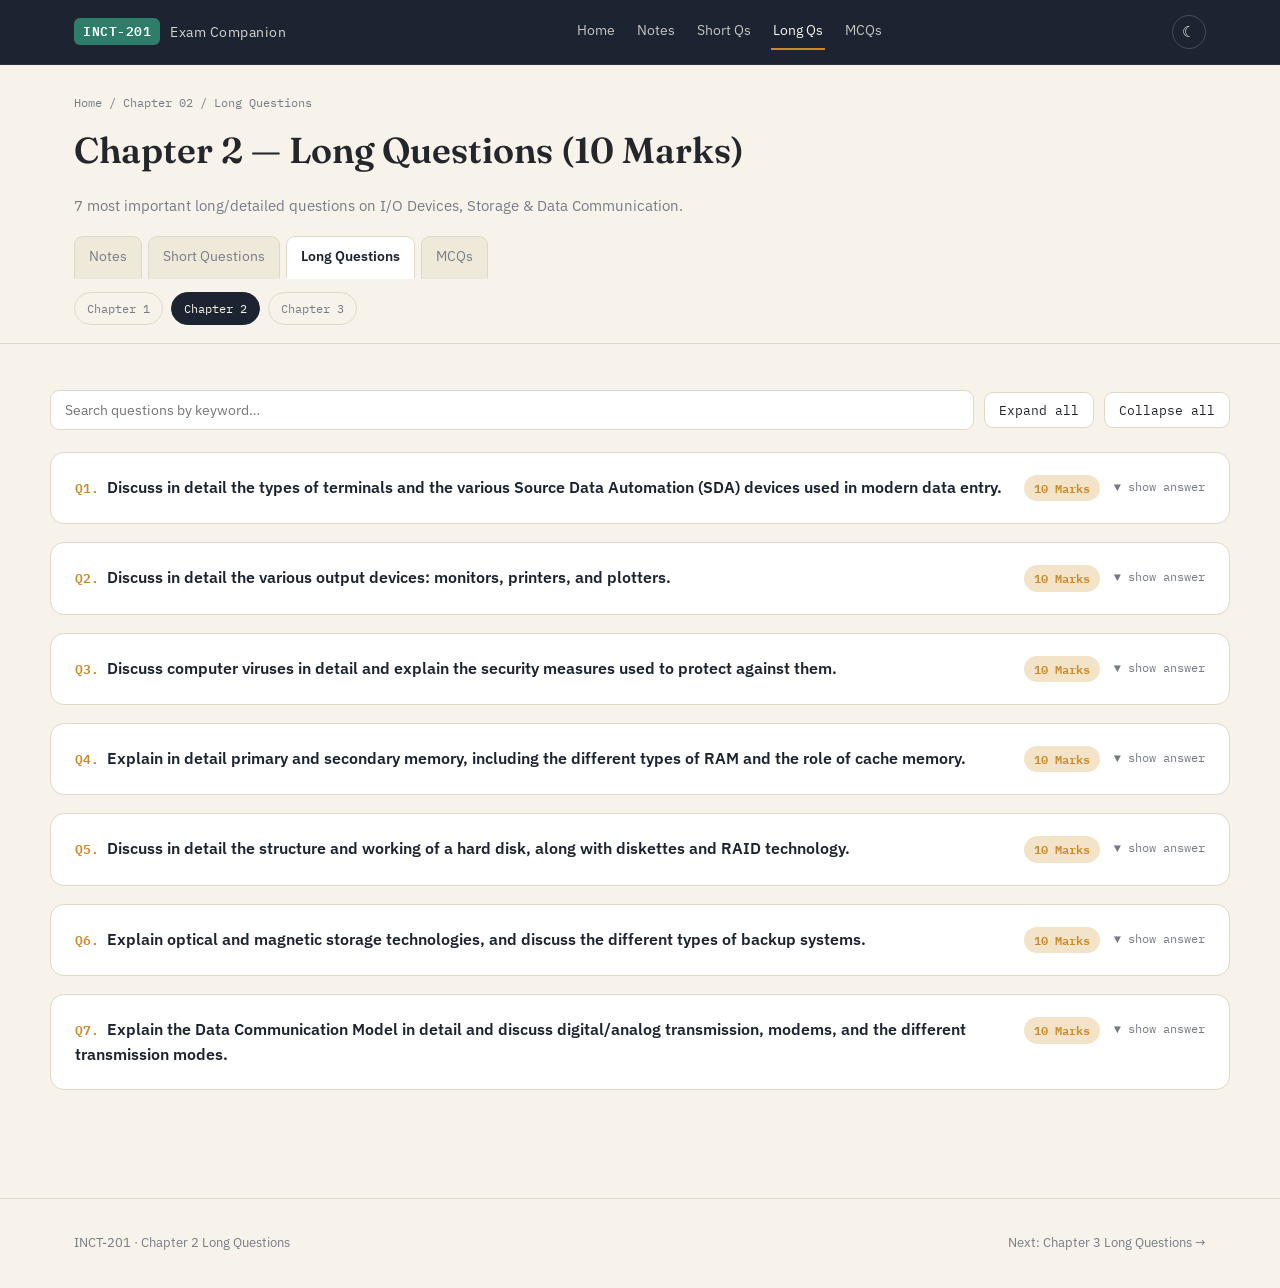
<file: long-questions/chapter-2.html>
<!DOCTYPE html>
<html lang="en">
<head>
<meta charset="UTF-8">
<meta name="viewport" content="width=device-width, initial-scale=1.0">
<title>Chapter 2 Long Questions — INCT-201</title>
<link rel="stylesheet" href="../css/style.css">
</head>
<body>

<header class="topbar">
  <div class="wrap">
    <div class="brand">
      <span class="code">INCT-201</span>
      <span class="title">Exam Companion</span>
    </div>
    <nav class="topnav">
      <a href="../index.html">Home</a>
      <a href="../notes/chapter-2.html">Notes</a>
      <a href="../short-questions/chapter-2.html">Short Qs</a>
      <a href="chapter-2.html" class="active">Long Qs</a>
      <a href="../mcqs/chapter-2.html">MCQs</a>
    </nav>
    <button class="theme-toggle" aria-label="Toggle dark mode">☾</button>
  </div>
</header>

<section class="page-head">
  <div class="wrap">
    <div class="crumb"><a href="../index.html">Home</a> / Chapter 02 / Long Questions</div>
    <h1>Chapter 2 — Long Questions (10 Marks)</h1>
    <p class="sub">7 most important long/detailed questions on I/O Devices, Storage &amp; Data Communication.</p>

    <div class="tabs">
      <a href="../notes/chapter-2.html">Notes</a>
      <a href="../short-questions/chapter-2.html">Short Questions</a>
      <a href="chapter-2.html" class="active">Long Questions</a>
      <a href="../mcqs/chapter-2.html">MCQs</a>
    </div>
    <div class="chapter-switch">
      <a href="chapter-1.html">Chapter 1</a>
      <a href="chapter-2.html" class="active">Chapter 2</a>
      <a href="chapter-3.html">Chapter 3</a>
    </div>
  </div>
</section>

<div class="wrap" style="padding:28px 0 70px;">

  <div class="toolbar">
    <input type="search" id="qSearch" placeholder="Search questions by keyword…">
    <button class="btn" id="expandAll">Expand all</button>
    <button class="btn" id="collapseAll">Collapse all</button>
  </div>

  <div class="q-card" data-id="lq1">
    <div class="q-head"><div class="q-text"><span class="q-num">Q1.</span>Discuss in detail the types of terminals and the various Source Data Automation (SDA) devices used in modern data entry.</div><span class="marks">10 Marks</span><span class="q-toggle">▼ show answer</span></div>
    <div class="q-answer">
      <h4>Types of Terminals</h4>
      <p>A terminal is a device used to enter data into, and receive output from, a host computer system.</p>
      <ul>
        <li><strong>Dumb Terminal:</strong> Has no local processing power; merely displays input/output, fully dependent on the host.</li>
        <li><strong>Smart Terminal:</strong> Has limited local processing, such as validating or formatting data before transmission.</li>
        <li><strong>Intelligent Terminal:</strong> Contains its own CPU and memory, able to run programs and process data independently of the host.</li>
      </ul>
      <h4>Source Data Automation (SDA)</h4>
      <p>SDA captures data directly and electronically at its point of origin, eliminating manual transcription and reducing errors. Key SDA devices include:</p>
      <ul>
        <li><strong>Barcode readers</strong> — scan striped product codes at retail checkouts.</li>
        <li><strong>OCR (Optical Character Recognition)</strong> — reads printed text directly into digital form.</li>
        <li><strong>MICR (Magnetic Ink Character Recognition)</strong> — reads magnetic ink numbers on bank cheques.</li>
        <li><strong>OMR (Optical Mark Recognition)</strong> — detects pencil-marked bubbles, commonly used for exam answer sheets.</li>
      </ul>
      <p>Together, terminals and SDA devices represent the two broad approaches to getting data into a system: manual/interactive entry through terminals, and automated capture at the source through SDA.</p>
    </div>
  </div>

  <div class="q-card" data-id="lq2">
    <div class="q-head"><div class="q-text"><span class="q-num">Q2.</span>Discuss in detail the various output devices: monitors, printers, and plotters.</div><span class="marks">10 Marks</span><span class="q-toggle">▼ show answer</span></div>
    <div class="q-answer">
      <h4>Monitors</h4>
      <p>Monitors display soft-copy output. <strong>CRT</strong> monitors use a bulky cathode-ray tube, consuming more power and space. <strong>LCD</strong> monitors are flat and energy-efficient, while <strong>LED</strong> monitors are LCDs with LED backlighting, offering better brightness and slimmer designs. Monitors are further classified by colour capability and resolution (the number of pixels displayed).</p>
      <h4>Printers</h4>
      <p><strong>Impact printers</strong> (Dot Matrix, Daisy Wheel) physically strike an inked ribbon against paper — noisy, but cheap and able to produce carbon copies. <strong>Non-impact printers</strong> (Inkjet, Laser, Thermal) form output without physical contact — spraying ink, fusing toner with heat, or using heat-sensitive paper — producing quieter, higher-quality results.</p>
      <h4>Plotters</h4>
      <p>A plotter produces high-precision, line-based graphics by moving a pen continuously across paper, rather than building an image from a grid of dots. This makes plotters ideal for engineering drawings, architectural blueprints, and large-format maps, where smooth continuous lines matter more than dense colour or text output.</p>
    </div>
  </div>

  <div class="q-card" data-id="lq3">
    <div class="q-head"><div class="q-text"><span class="q-num">Q3.</span>Discuss computer viruses in detail and explain the security measures used to protect against them.</div><span class="marks">10 Marks</span><span class="q-toggle">▼ show answer</span></div>
    <div class="q-answer">
      <h4>Computer Viruses</h4>
      <p>A computer virus is a malicious program that attaches itself to legitimate files or programs and replicates itself, often corrupting data or disrupting normal operation. Common types include:</p>
      <ul>
        <li><strong>Boot-sector virus</strong> — infects the area of a disk used to start up the computer.</li>
        <li><strong>File-infector virus</strong> — attaches itself to executable program files.</li>
        <li><strong>Macro virus</strong> — hides inside the macro commands of documents (e.g. Word/Excel files).</li>
        <li><strong>Worm</strong> — self-replicates and spreads across networks without needing to attach to a host file.</li>
      </ul>
      <h4>Security Measures</h4>
      <ul>
        <li>Installing and regularly updating reputable antivirus software.</li>
        <li>Using firewalls to monitor and block unauthorised network access.</li>
        <li>Taking regular, scheduled backups so data can be recovered after an attack.</li>
        <li>Promptly applying operating system and software security patches.</li>
        <li>Practising safe habits — avoiding unknown email attachments, untrusted downloads, and unsafe websites.</li>
      </ul>
      <p>A layered combination of these measures, rather than reliance on any single tool, offers the strongest practical protection.</p>
    </div>
  </div>

  <div class="q-card" data-id="lq4">
    <div class="q-head"><div class="q-text"><span class="q-num">Q4.</span>Explain in detail primary and secondary memory, including the different types of RAM and the role of cache memory.</div><span class="marks">10 Marks</span><span class="q-toggle">▼ show answer</span></div>
    <div class="q-answer">
      <h4>Primary vs Secondary Memory</h4>
      <p><strong>Primary memory</strong> (RAM, ROM, Cache) works directly with the CPU, offering very high speed but mostly volatile storage — data is lost without power. <strong>Secondary memory</strong> (hard disks, optical disks, flash drives) is slower but non-volatile, providing permanent, large-capacity storage that survives a power-off.</p>
      <h4>Types of RAM</h4>
      <ul>
        <li><strong>SRAM (Static RAM):</strong> Fast and expensive; does not need constant refreshing; used in cache memory.</li>
        <li><strong>DRAM (Dynamic RAM):</strong> Slower and cheaper; must be refreshed thousands of times per second; used as a computer's main RAM.</li>
        <li><strong>SDRAM (Synchronous DRAM):</strong> DRAM synchronised with the system clock for faster, more predictable performance — standard in modern PCs.</li>
      </ul>
      <h4>Cache Memory</h4>
      <p>Cache is a very small, very fast memory layer placed between the CPU and RAM. It stores frequently used data and instructions so the CPU rarely has to wait on the comparatively slower RAM. Cache is organised into levels — L1 (smallest, fastest, closest to the CPU core), L2, and L3 (progressively larger but slightly slower) — balancing speed against cost and chip space.</p>
    </div>
  </div>

  <div class="q-card" data-id="lq5">
    <div class="q-head"><div class="q-text"><span class="q-num">Q5.</span>Discuss in detail the structure and working of a hard disk, along with diskettes and RAID technology.</div><span class="marks">10 Marks</span><span class="q-toggle">▼ show answer</span></div>
    <div class="q-answer">
      <h4>Hard Disk Structure &amp; Working</h4>
      <p>A hard disk stores data magnetically on one or more spinning circular <strong>platters</strong>. Each platter surface is divided into concentric <strong>tracks</strong>, and each track is further divided into <strong>sectors</strong> — the smallest directly addressable unit of storage. A read/write head, mounted on a moving arm, hovers just above the spinning platter and moves to the correct track/sector to read or write data. The combination of platter rotation speed and head movement speed determines overall disk performance.</p>
      <h4>Diskettes</h4>
      <p>Diskettes (floppy disks) were an early, low-capacity, portable magnetic storage medium, used to transfer small files between computers before the rise of USB drives and cloud storage. They are now obsolete but historically significant.</p>
      <h4>RAID</h4>
      <p>RAID (Redundant Array of Independent Disks) combines multiple physical disks into one logical storage unit. By <strong>striping</strong> (spreading data across disks) and/or <strong>mirroring</strong> (duplicating data on multiple disks), RAID improves either performance, reliability, or both — allowing data to survive even if a single disk in the array fails.</p>
    </div>
  </div>

  <div class="q-card" data-id="lq6">
    <div class="q-head"><div class="q-text"><span class="q-num">Q6.</span>Explain optical and magnetic storage technologies, and discuss the different types of backup systems.</div><span class="marks">10 Marks</span><span class="q-toggle">▼ show answer</span></div>
    <div class="q-answer">
      <h4>Optical Storage</h4>
      <p>CDs and DVDs store data as microscopic pits and flats on the disc surface. A laser beam reflects differently off these features, and a sensor interprets the resulting light pattern as binary data. DVDs hold considerably more data than CDs due to tighter track spacing and, often, multiple data layers.</p>
      <h4>Magnetic Storage</h4>
      <p>Magnetic tape stores data sequentially along a long magnetic strip. While slow for random access, it is extremely cost-effective per gigabyte, making it the traditional choice for backing up and archiving large volumes of data that are rarely accessed but must be retained.</p>
      <h4>Backup Systems</h4>
      <ul>
        <li><strong>Full backup:</strong> Copies all data every time — simplest to restore, but slow and storage-heavy.</li>
        <li><strong>Incremental backup:</strong> Copies only data changed since the last backup of any type — fast and efficient, but restoration requires every incremental backup since the last full backup.</li>
        <li><strong>Differential backup:</strong> Copies all data changed since the last full backup — a balance between speed and ease of restoration.</li>
      </ul>
      <p>Organisations typically combine a periodic full backup with frequent incremental or differential backups to balance speed, storage cost, and recovery reliability.</p>
    </div>
  </div>

  <div class="q-card" data-id="lq7">
    <div class="q-head"><div class="q-text"><span class="q-num">Q7.</span>Explain the Data Communication Model in detail and discuss digital/analog transmission, modems, and the different transmission modes.</div><span class="marks">10 Marks</span><span class="q-toggle">▼ show answer</span></div>
    <div class="q-answer">
      <h4>Data Communication Model</h4>
      <p>Data communication is the exchange of data between two devices through a transmission medium, governed by shared rules (protocols). The basic model has five elements: <strong>Source</strong> (generates data) → <strong>Transmitter</strong> (converts data into a signal) → <strong>Transmission System</strong> (the medium carrying the signal) → <strong>Receiver</strong> (converts the signal back into data) → <strong>Destination</strong> (uses the delivered data).</p>
      <h4>Digital vs Analog Transmission</h4>
      <p><strong>Digital transmission</strong> sends data as discrete pulses (0s and 1s), offering high resistance to noise and is standard in modern networks. <strong>Analog transmission</strong> sends data as a continuously varying wave, historically used on telephone lines, but more prone to signal degradation over distance.</p>
      <h4>Modems</h4>
      <p>A modem ("modulator-demodulator") converts a computer's digital signals into analog form for transmission over telephone lines, and converts incoming analog signals back into digital data — essential for early dial-up internet access.</p>
      <h4>Transmission Modes</h4>
      <p><strong>Asynchronous transmission</strong> frames each character individually with start/stop bits and needs no shared clock; <strong>synchronous transmission</strong> uses a shared timing clock for continuous, more efficient bulk transfer.</p>
      <p>By direction: <strong>Simplex</strong> sends data one way only (television broadcast); <strong>Half Duplex</strong> sends data both ways but one direction at a time (walkie-talkie); <strong>Full Duplex</strong> sends data both ways simultaneously (a telephone call).</p>
    </div>
  </div>

</div>

<footer>
  <div class="wrap">
    <div>INCT-201 · Chapter 2 Long Questions</div>
    <div><a href="chapter-3.html">Next: Chapter 3 Long Questions →</a></div>
  </div>
</footer>

<script src="../js/main.js"></script>
<script>
ICT201.initQACards("ch2", "long");
ICT201.initSearch("qSearch", ".q-card");
</script>
</body>
</html>
</file>
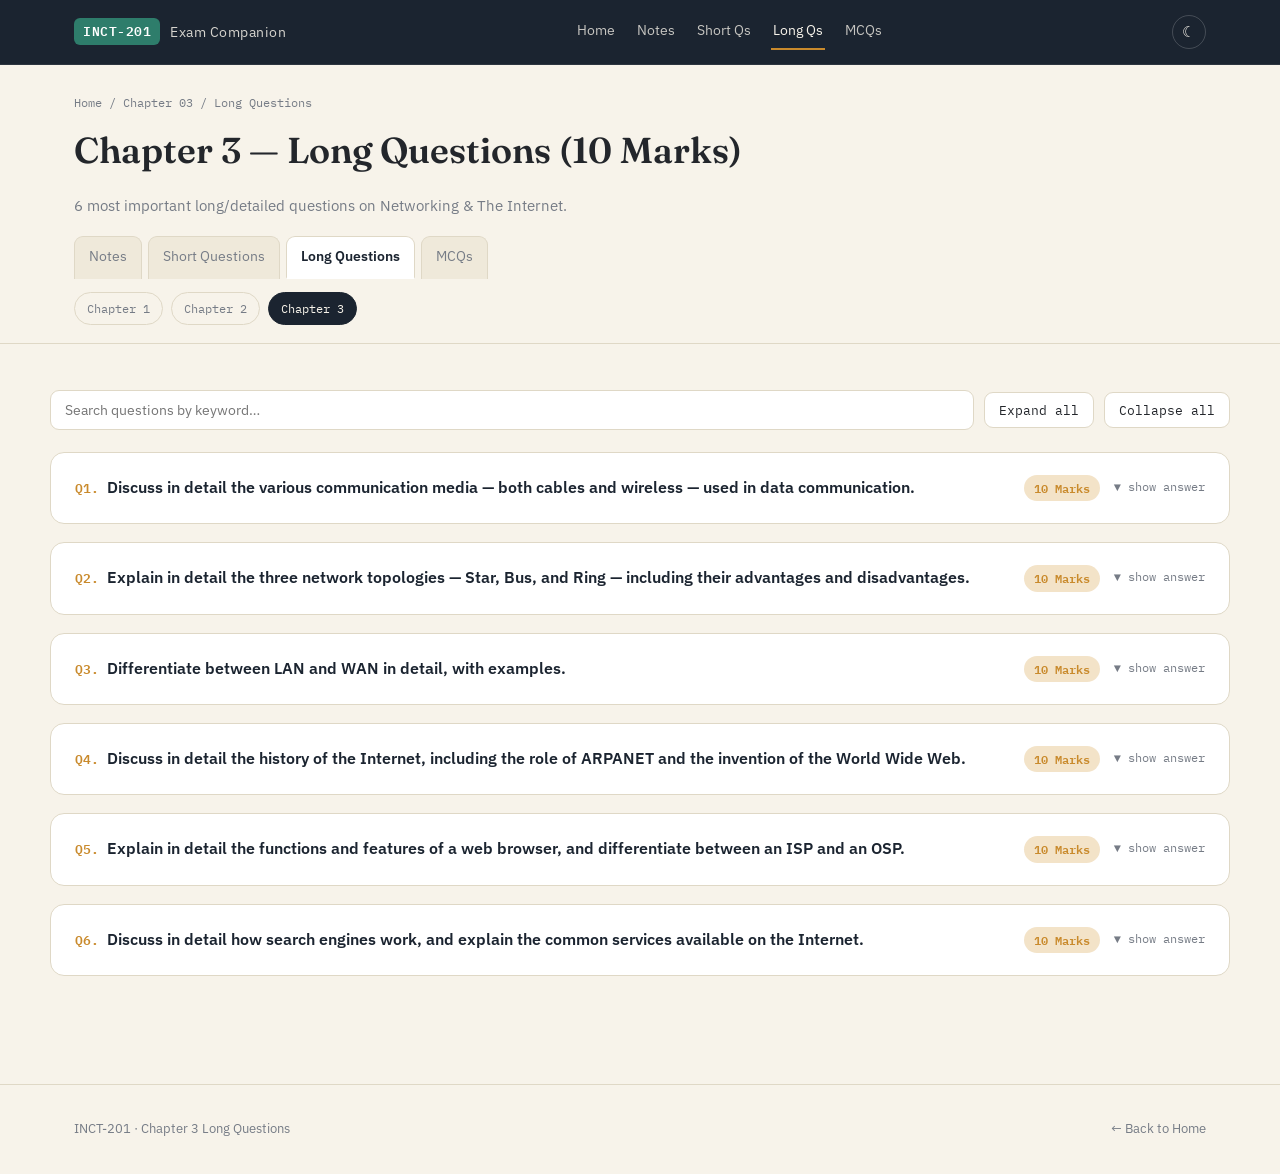
<file: long-questions/chapter-3.html>
<!DOCTYPE html>
<html lang="en">
<head>
<meta charset="UTF-8">
<meta name="viewport" content="width=device-width, initial-scale=1.0">
<title>Chapter 3 Long Questions — INCT-201</title>
<link rel="stylesheet" href="../css/style.css">
</head>
<body>

<header class="topbar">
  <div class="wrap">
    <div class="brand">
      <span class="code">INCT-201</span>
      <span class="title">Exam Companion</span>
    </div>
    <nav class="topnav">
      <a href="../index.html">Home</a>
      <a href="../notes/chapter-3.html">Notes</a>
      <a href="../short-questions/chapter-3.html">Short Qs</a>
      <a href="chapter-3.html" class="active">Long Qs</a>
      <a href="../mcqs/chapter-3.html">MCQs</a>
    </nav>
    <button class="theme-toggle" aria-label="Toggle dark mode">☾</button>
  </div>
</header>

<section class="page-head">
  <div class="wrap">
    <div class="crumb"><a href="../index.html">Home</a> / Chapter 03 / Long Questions</div>
    <h1>Chapter 3 — Long Questions (10 Marks)</h1>
    <p class="sub">6 most important long/detailed questions on Networking &amp; The Internet.</p>

    <div class="tabs">
      <a href="../notes/chapter-3.html">Notes</a>
      <a href="../short-questions/chapter-3.html">Short Questions</a>
      <a href="chapter-3.html" class="active">Long Questions</a>
      <a href="../mcqs/chapter-3.html">MCQs</a>
    </div>
    <div class="chapter-switch">
      <a href="chapter-1.html">Chapter 1</a>
      <a href="chapter-2.html">Chapter 2</a>
      <a href="chapter-3.html" class="active">Chapter 3</a>
    </div>
  </div>
</section>

<div class="wrap" style="padding:28px 0 70px;">

  <div class="toolbar">
    <input type="search" id="qSearch" placeholder="Search questions by keyword…">
    <button class="btn" id="expandAll">Expand all</button>
    <button class="btn" id="collapseAll">Collapse all</button>
  </div>

  <div class="q-card" data-id="lq1">
    <div class="q-head"><div class="q-text"><span class="q-num">Q1.</span>Discuss in detail the various communication media — both cables and wireless — used in data communication.</div><span class="marks">10 Marks</span><span class="q-toggle">▼ show answer</span></div>
    <div class="q-answer">
      <h4>Cables</h4>
      <ul>
        <li><strong>Twisted Pair:</strong> Two insulated copper wires twisted together; cheap and common in LANs and telephone lines, but limited in distance and speed.</li>
        <li><strong>Coaxial Cable:</strong> A central conductor wrapped in shielding, offering better interference resistance; historically used for cable TV and early networks.</li>
        <li><strong>Fiber Optic Cable:</strong> Transmits data as light pulses through glass/plastic strands — the fastest medium, immune to electrical interference, used for internet backbones and long-distance links.</li>
      </ul>
      <h4>Wireless Media</h4>
      <ul>
        <li><strong>Radio waves:</strong> Travel through the air over long distances, the basis of many wireless systems.</li>
        <li><strong>Microwave:</strong> Line-of-sight signals for long-distance point-to-point links between towers.</li>
        <li><strong>Satellite:</strong> Relays signals globally via orbiting satellites, useful where cabling is impractical.</li>
        <li><strong>Infrared:</strong> Very short-range, line-of-sight signals, e.g. remote controls.</li>
        <li><strong>Bluetooth:</strong> Short-range connections between nearby personal devices.</li>
        <li><strong>Wi-Fi:</strong> Wireless local area networking — the wireless equivalent of a LAN.</li>
      </ul>
      <p>Organisations typically combine wired media for stable, high-capacity backbones with wireless media for flexible, mobile access at the edges of the network.</p>
    </div>
  </div>

  <div class="q-card" data-id="lq2">
    <div class="q-head"><div class="q-text"><span class="q-num">Q2.</span>Explain in detail the three network topologies — Star, Bus, and Ring — including their advantages and disadvantages.</div><span class="marks">10 Marks</span><span class="q-toggle">▼ show answer</span></div>
    <div class="q-answer">
      <h4>Star Topology</h4>
      <p>All devices connect to one central hub or switch. <strong>Advantage:</strong> easy to manage and a single cable fault doesn't bring down the whole network. <strong>Disadvantage:</strong> if the central hub itself fails, the entire network goes down.</p>
      <h4>Bus Topology</h4>
      <p>All devices share a single common backbone cable. <strong>Advantage:</strong> simple and inexpensive to set up. <strong>Disadvantage:</strong> a break anywhere in the main cable disrupts the entire network, and performance degrades as more devices are added.</p>
      <h4>Ring Topology</h4>
      <p>Each device connects to exactly two neighbouring devices, forming a closed loop through which data travels in an organised path. <strong>Advantage:</strong> predictable, orderly data flow. <strong>Disadvantage:</strong> a single broken connection can disrupt the whole ring, unless a dual-ring design is used for redundancy.</p>
      <p>In practice, the choice of topology depends on the trade-off an organisation is willing to make between cost, ease of management, and fault tolerance.</p>
    </div>
  </div>

  <div class="q-card" data-id="lq3">
    <div class="q-head"><div class="q-text"><span class="q-num">Q3.</span>Differentiate between LAN and WAN in detail, with examples.</div><span class="marks">10 Marks</span><span class="q-toggle">▼ show answer</span></div>
    <div class="q-answer">
      <p>A <strong>Local Area Network (LAN)</strong> covers a small geographic area, such as a single building, office, or school campus. LANs typically offer high transfer speeds at relatively low cost, since the short distances involved make high-quality cabling affordable, and they are usually owned and managed entirely by a single organisation.</p>
      <p>A <strong>Wide Area Network (WAN)</strong> spans a much larger geographic area — connecting cities, countries, or even continents — typically by linking multiple LANs together through third-party infrastructure such as telecom backbones or satellite links. WANs are generally slower and more expensive per unit of data than LANs, due to the much greater distances and infrastructure involved, and they often involve multiple owners/operators rather than a single organisation.</p>
      <p>The clearest real-world example of the relationship between the two is the <strong>Internet</strong> itself — a vast WAN formed by interconnecting countless individual LANs across the globe.</p>
    </div>
  </div>

  <div class="q-card" data-id="lq4">
    <div class="q-head"><div class="q-text"><span class="q-num">Q4.</span>Discuss in detail the history of the Internet, including the role of ARPANET and the invention of the World Wide Web.</div><span class="marks">10 Marks</span><span class="q-toggle">▼ show answer</span></div>
    <div class="q-answer">
      <h4>Origins: ARPANET</h4>
      <p>The Internet's roots trace back to <strong>ARPANET</strong>, a project funded in the late 1960s by the U.S. Advanced Research Projects Agency (ARPA). Its goals were to let research computers across different institutions communicate with one another and to build a communication network resilient enough to survive partial failures — an important consideration during the Cold War era.</p>
      <p>The first node of ARPANET — its "birthplace" — was installed at <strong>UCLA (University of California, Los Angeles)</strong> in 1969, soon followed by additional nodes at other research universities.</p>
      <h4>Standardisation: TCP/IP</h4>
      <p>Throughout the 1970s, ARPANET grew steadily, and in <strong>1983</strong> it formally adopted <strong>TCP/IP</strong> as its standard communication protocol. This was a turning point — TCP/IP allowed many independently operated networks to interconnect reliably, effectively creating the technical foundation of what we now call "the Internet."</p>
      <h4>Public Accessibility: The World Wide Web</h4>
      <p>For its first two decades, the Internet remained largely a tool for researchers and the military. This changed when <strong>Tim Berners-Lee</strong> invented the <strong>World Wide Web</strong> around 1989–91 — a system of hyperlinked documents that could be navigated through a browser. The Web gave ordinary people an intuitive way to access and share information, sparking the Internet's explosive growth into the global, public information system used today.</p>
    </div>
  </div>

  <div class="q-card" data-id="lq5">
    <div class="q-head"><div class="q-text"><span class="q-num">Q5.</span>Explain in detail the functions and features of a web browser, and differentiate between an ISP and an OSP.</div><span class="marks">10 Marks</span><span class="q-toggle">▼ show answer</span></div>
    <div class="q-answer">
      <h4>Functions &amp; Features of a Browser</h4>
      <p>A browser is the software application used to access, request, and display content from the World Wide Web. Its core functions and features include:</p>
      <ul>
        <li><strong>Rendering</strong> — interpreting HTML, CSS, and JavaScript to display a usable, interactive page.</li>
        <li><strong>Address bar</strong> — for typing or viewing the current page's URL.</li>
        <li><strong>Tabs</strong> — allowing multiple pages to be open and switched between at once.</li>
        <li><strong>Bookmarks/Favourites</strong> — saving frequently visited pages for quick future access.</li>
        <li><strong>History &amp; navigation</strong> — back/forward buttons and a record of previously visited pages.</li>
        <li><strong>Extensions &amp; security features</strong> — add-ons for extra functionality, and indicators (such as the HTTPS lock icon) showing a connection is secure.</li>
      </ul>
      <h4>ISP vs OSP</h4>
      <p>An <strong>Internet Service Provider (ISP)</strong> supplies users with raw access/connectivity to the Internet, typically for a subscription fee — for example, a broadband or mobile data provider.</p>
      <p>An <strong>Online Service Provider (OSP)</strong> goes a step further by offering specific, curated online content or services, sometimes bundled together with connectivity — historically exemplified by services like AOL, which combined internet access with its own proprietary content, community features, and communication tools.</p>
    </div>
  </div>

  <div class="q-card" data-id="lq6">
    <div class="q-head"><div class="q-text"><span class="q-num">Q6.</span>Discuss in detail how search engines work, and explain the common services available on the Internet.</div><span class="marks">10 Marks</span><span class="q-toggle">▼ show answer</span></div>
    <div class="q-answer">
      <h4>How Search Engines Work</h4>
      <p>A search engine such as Google or Bing helps users locate information across the vast, unorganised expanse of the web through three broad stages:</p>
      <ol>
        <li><strong>Crawling</strong> — automated programs called bots (or spiders) continuously scan and follow links across web pages to discover new and updated content.</li>
        <li><strong>Indexing</strong> — discovered pages are analysed and stored in a massive, structured database, organised so relevant pages can be retrieved quickly.</li>
        <li><strong>Ranking</strong> — when a user submits a query, an algorithm evaluates indexed pages against many relevance signals and orders the results before displaying them.</li>
      </ol>
      <h4>Common Internet Services</h4>
      <ul>
        <li><strong>E-mail</strong> — sending and receiving electronic messages.</li>
        <li><strong>World Wide Web (WWW)</strong> — browsing hyperlinked pages and resources.</li>
        <li><strong>FTP</strong> — transferring files between computers.</li>
        <li><strong>Social media</strong> — sharing content and connecting with others online.</li>
        <li><strong>Video conferencing</strong> — real-time audio/video communication.</li>
        <li><strong>Cloud storage</strong> — storing and accessing files remotely over the internet.</li>
        <li><strong>E-commerce</strong> — buying and selling goods/services online.</li>
        <li><strong>VoIP &amp; Instant Messaging</strong> — voice calls and text chat carried as internet data rather than traditional telephony.</li>
      </ul>
    </div>
  </div>

</div>

<footer>
  <div class="wrap">
    <div>INCT-201 · Chapter 3 Long Questions</div>
    <div><a href="../index.html">← Back to Home</a></div>
  </div>
</footer>

<script src="../js/main.js"></script>
<script>
ICT201.initQACards("ch3", "long");
ICT201.initSearch("qSearch", ".q-card");
</script>
</body>
</html>
</file>
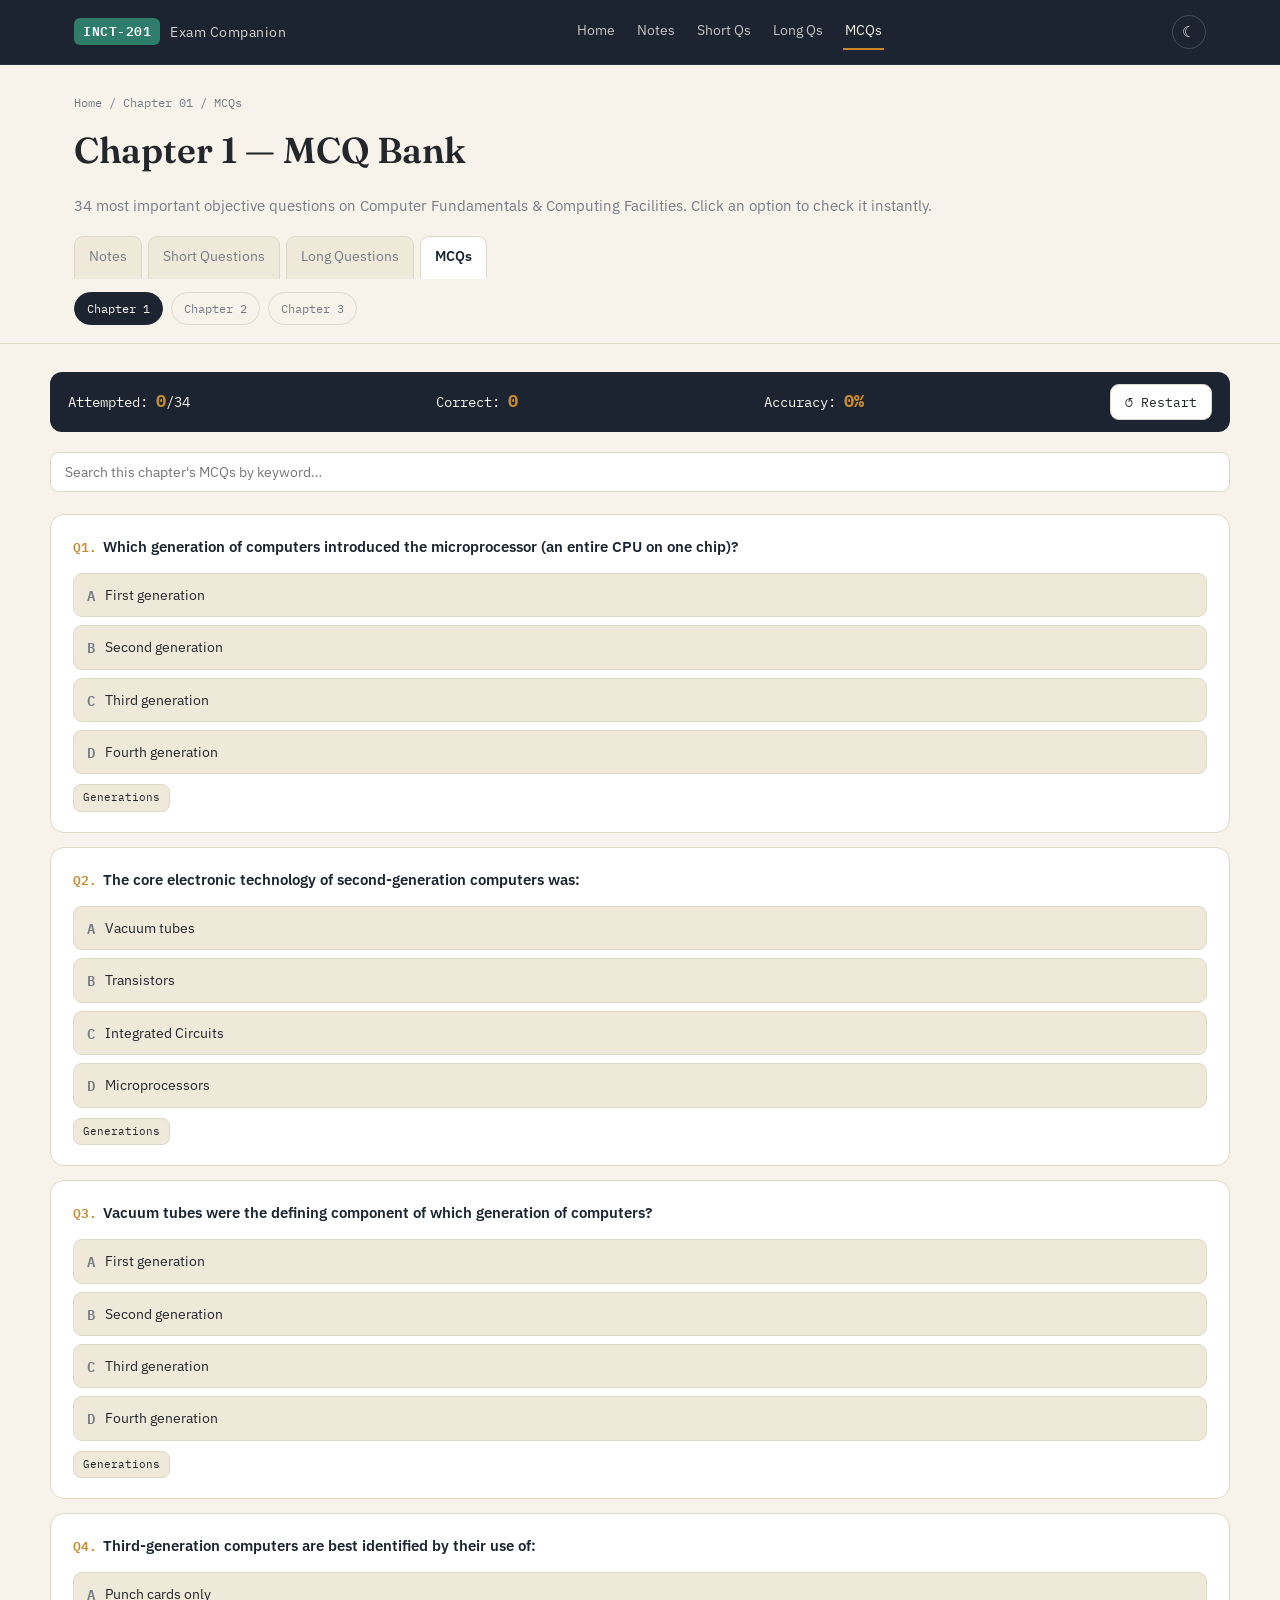
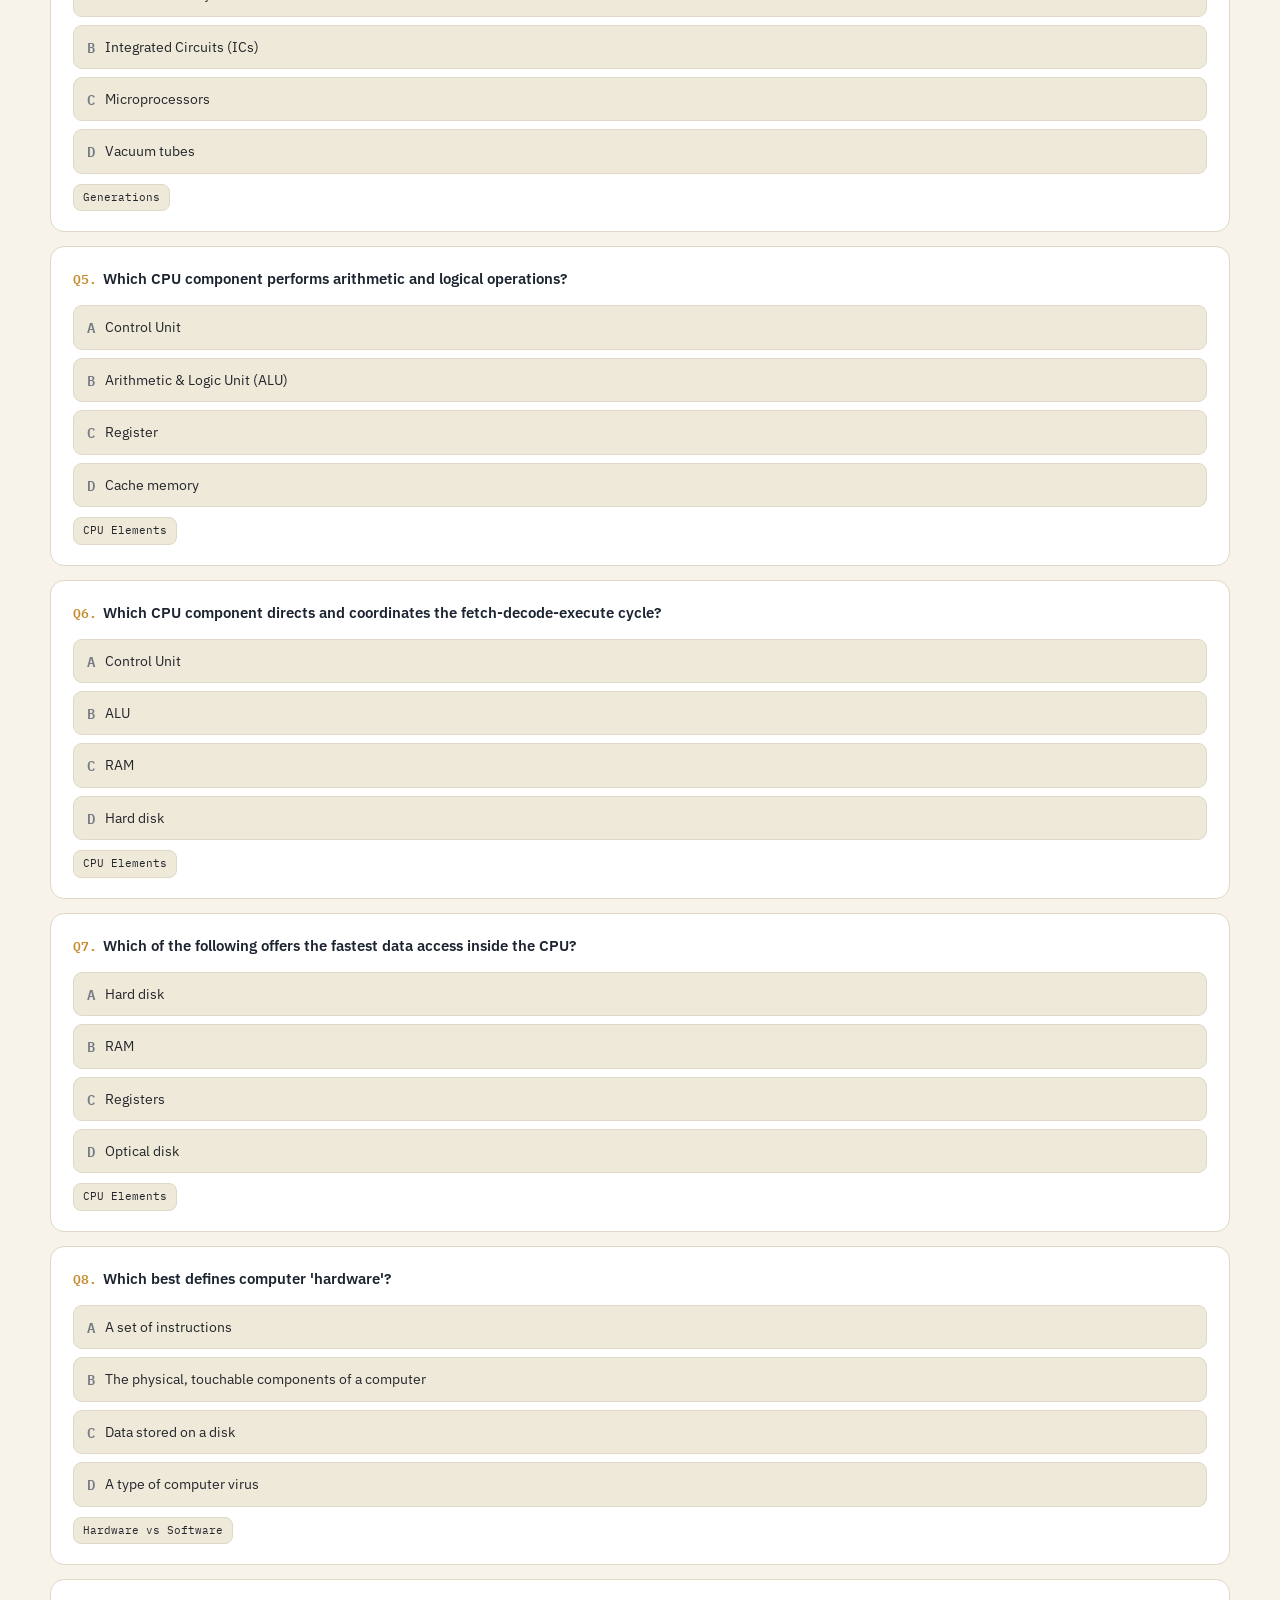
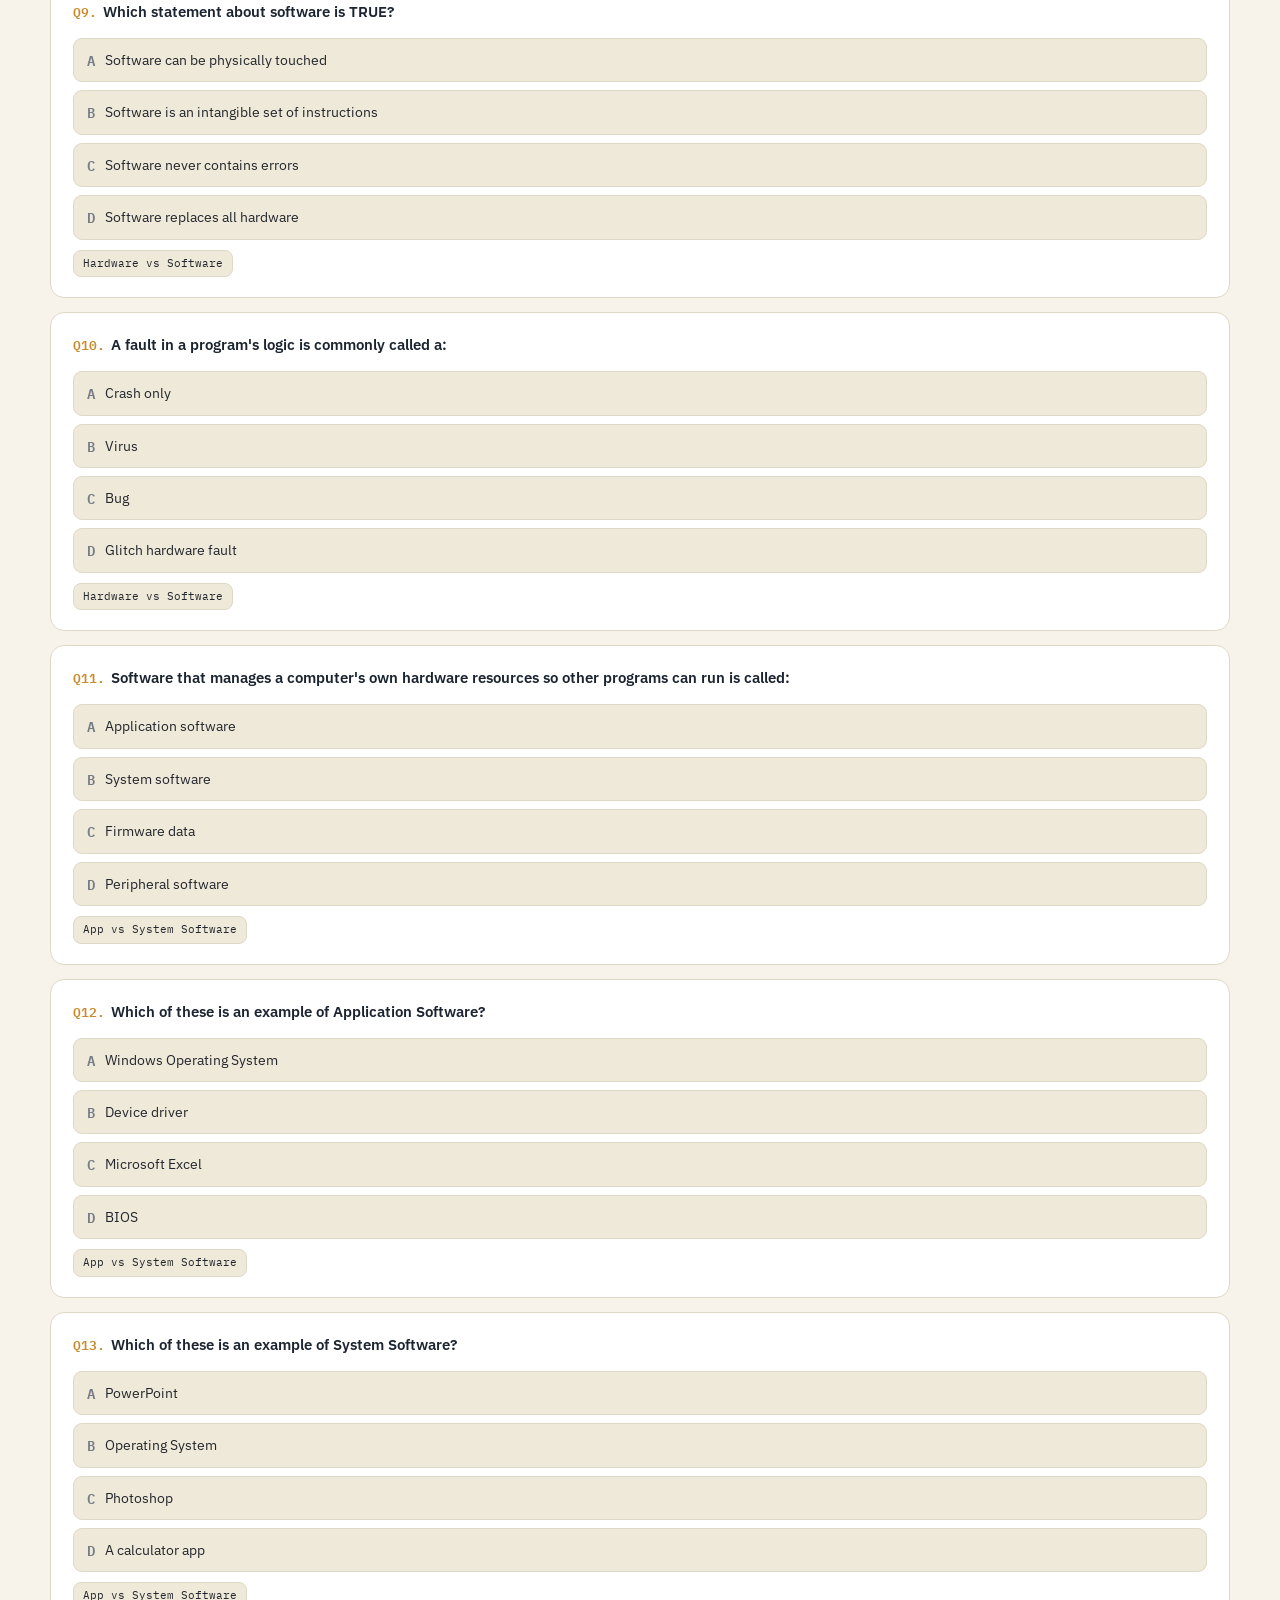
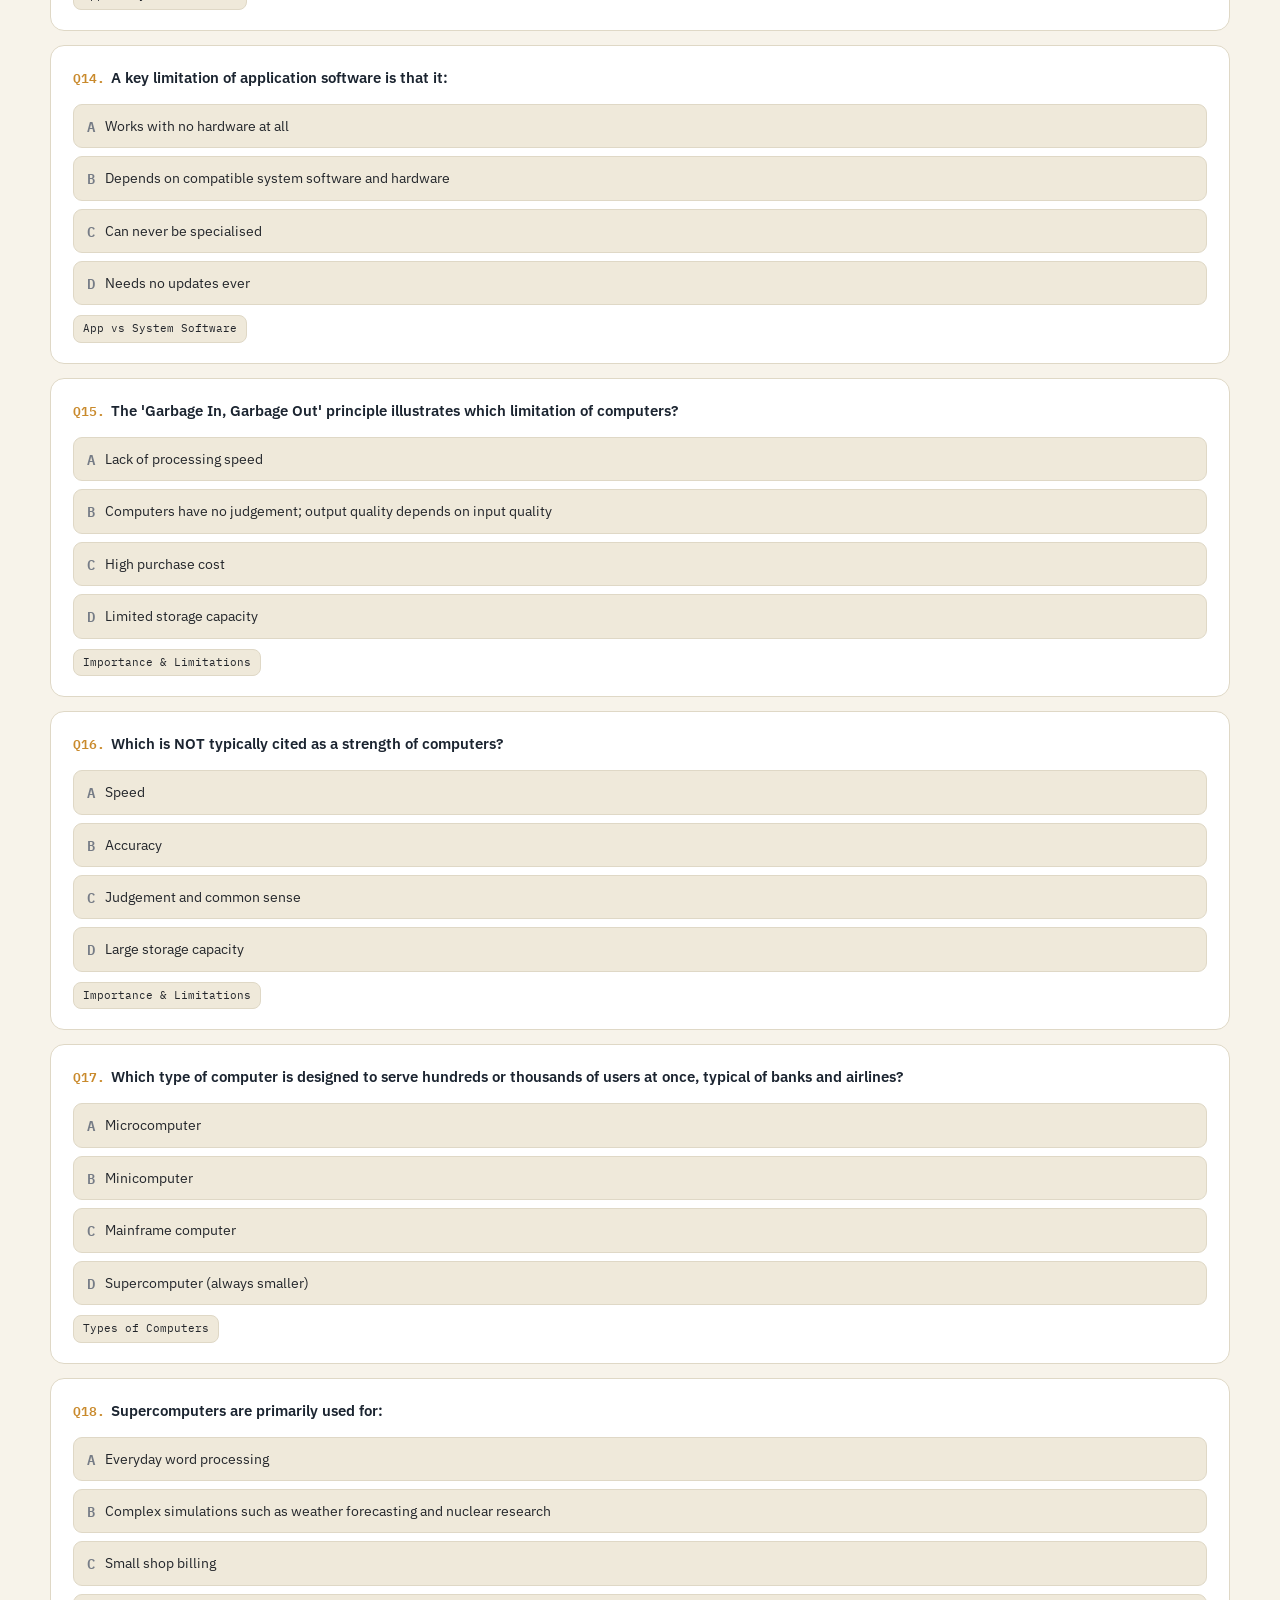
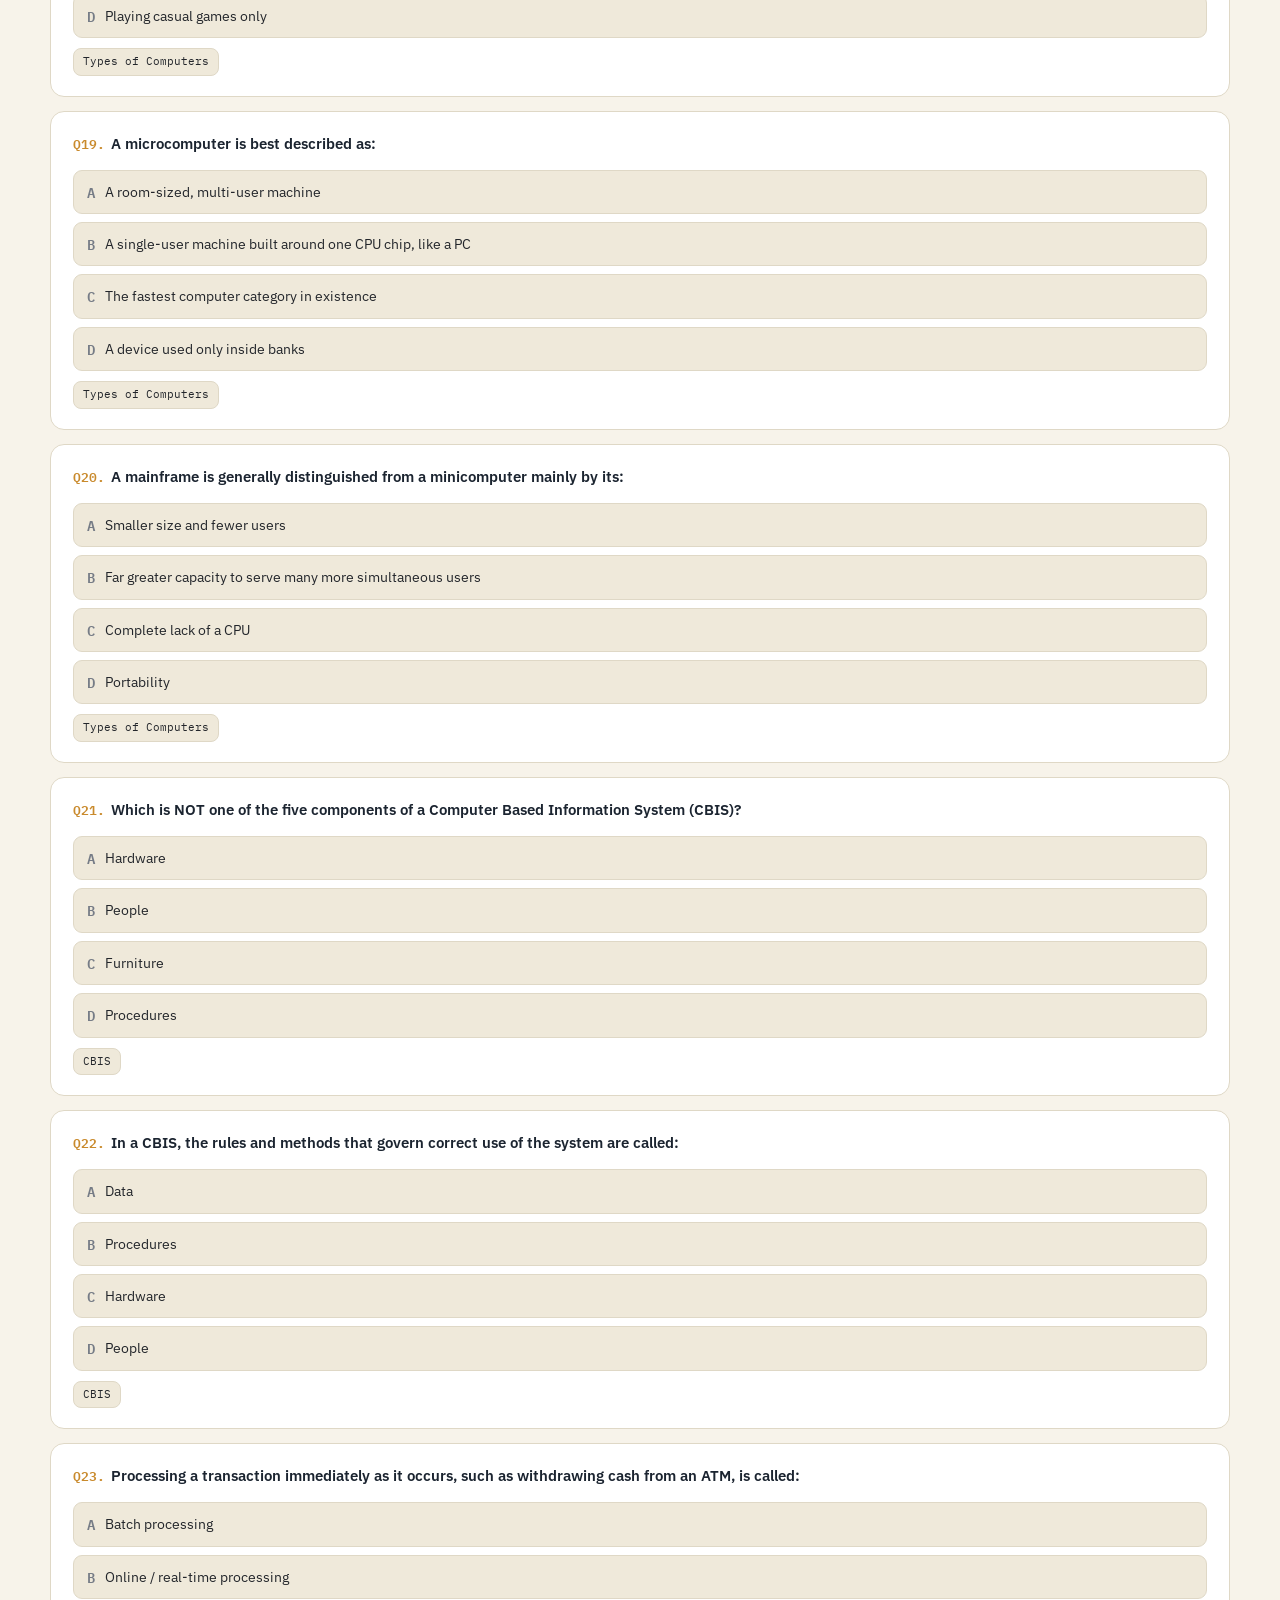
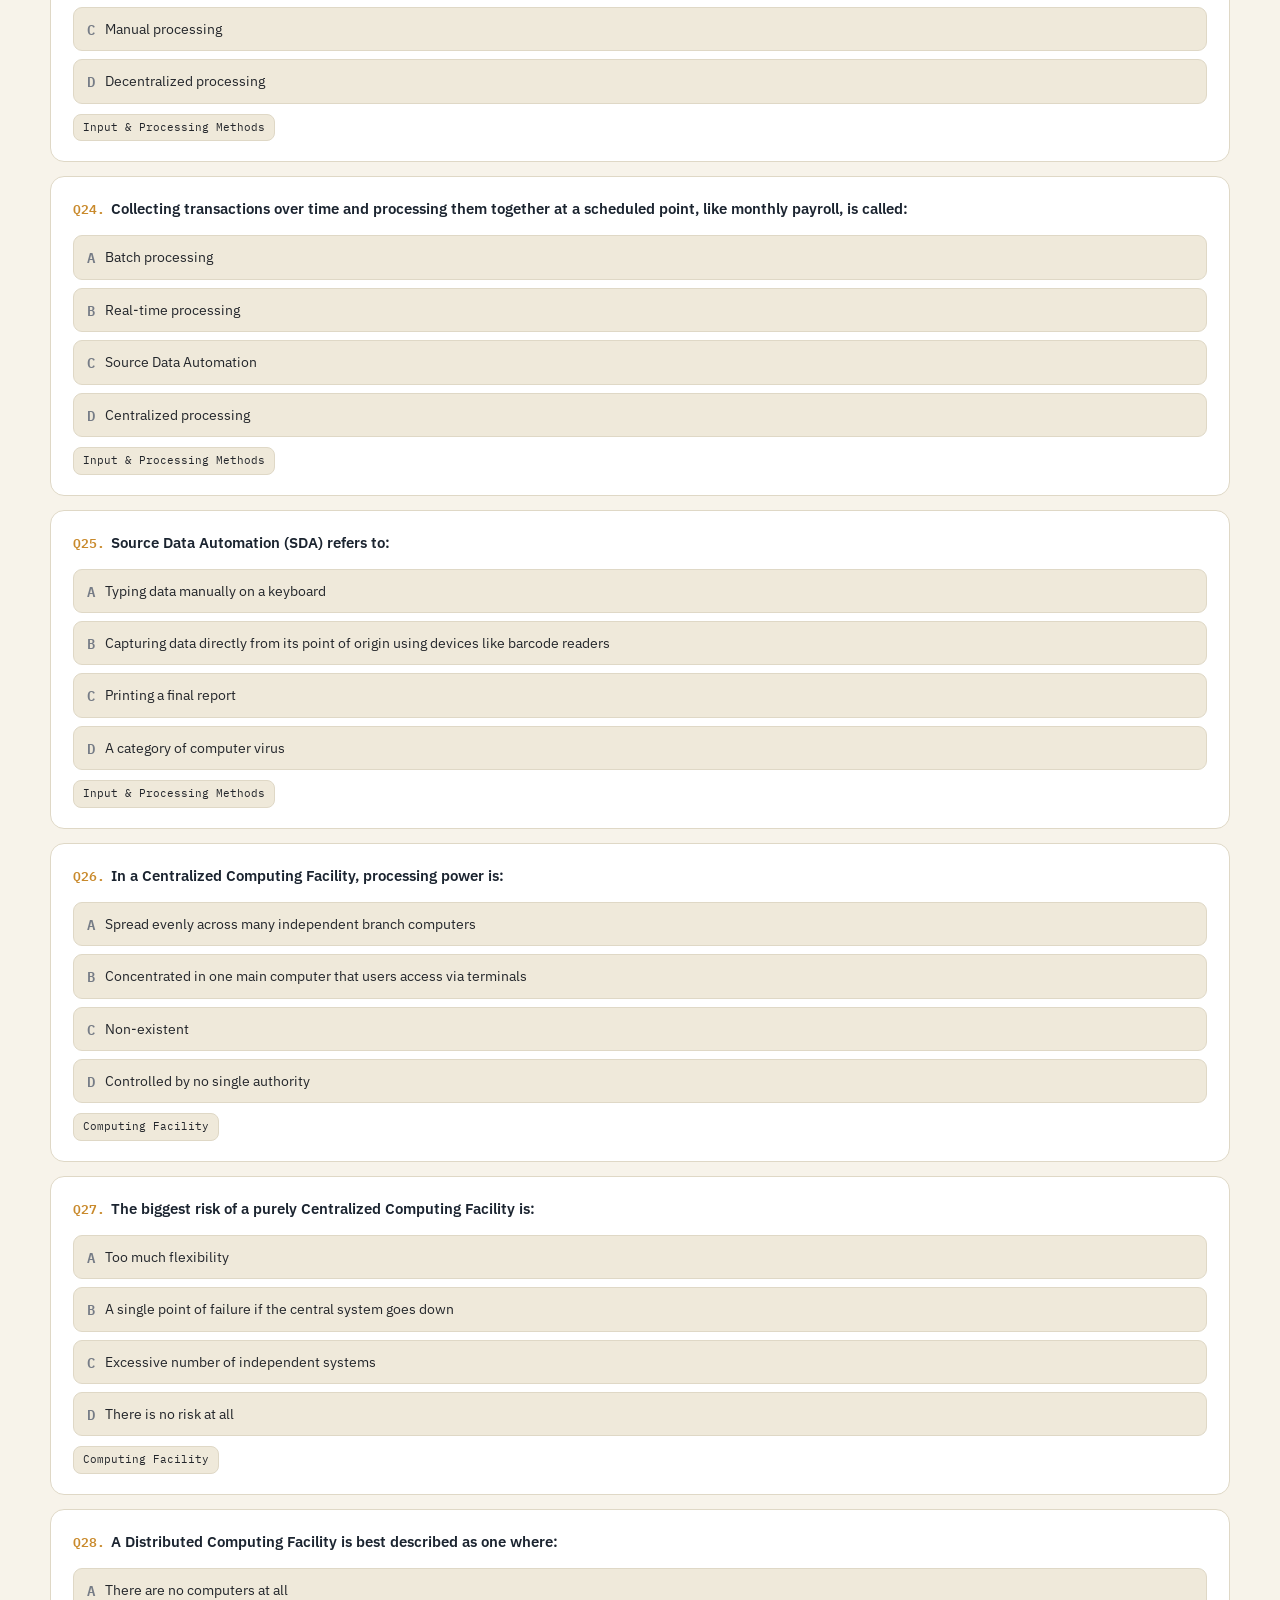
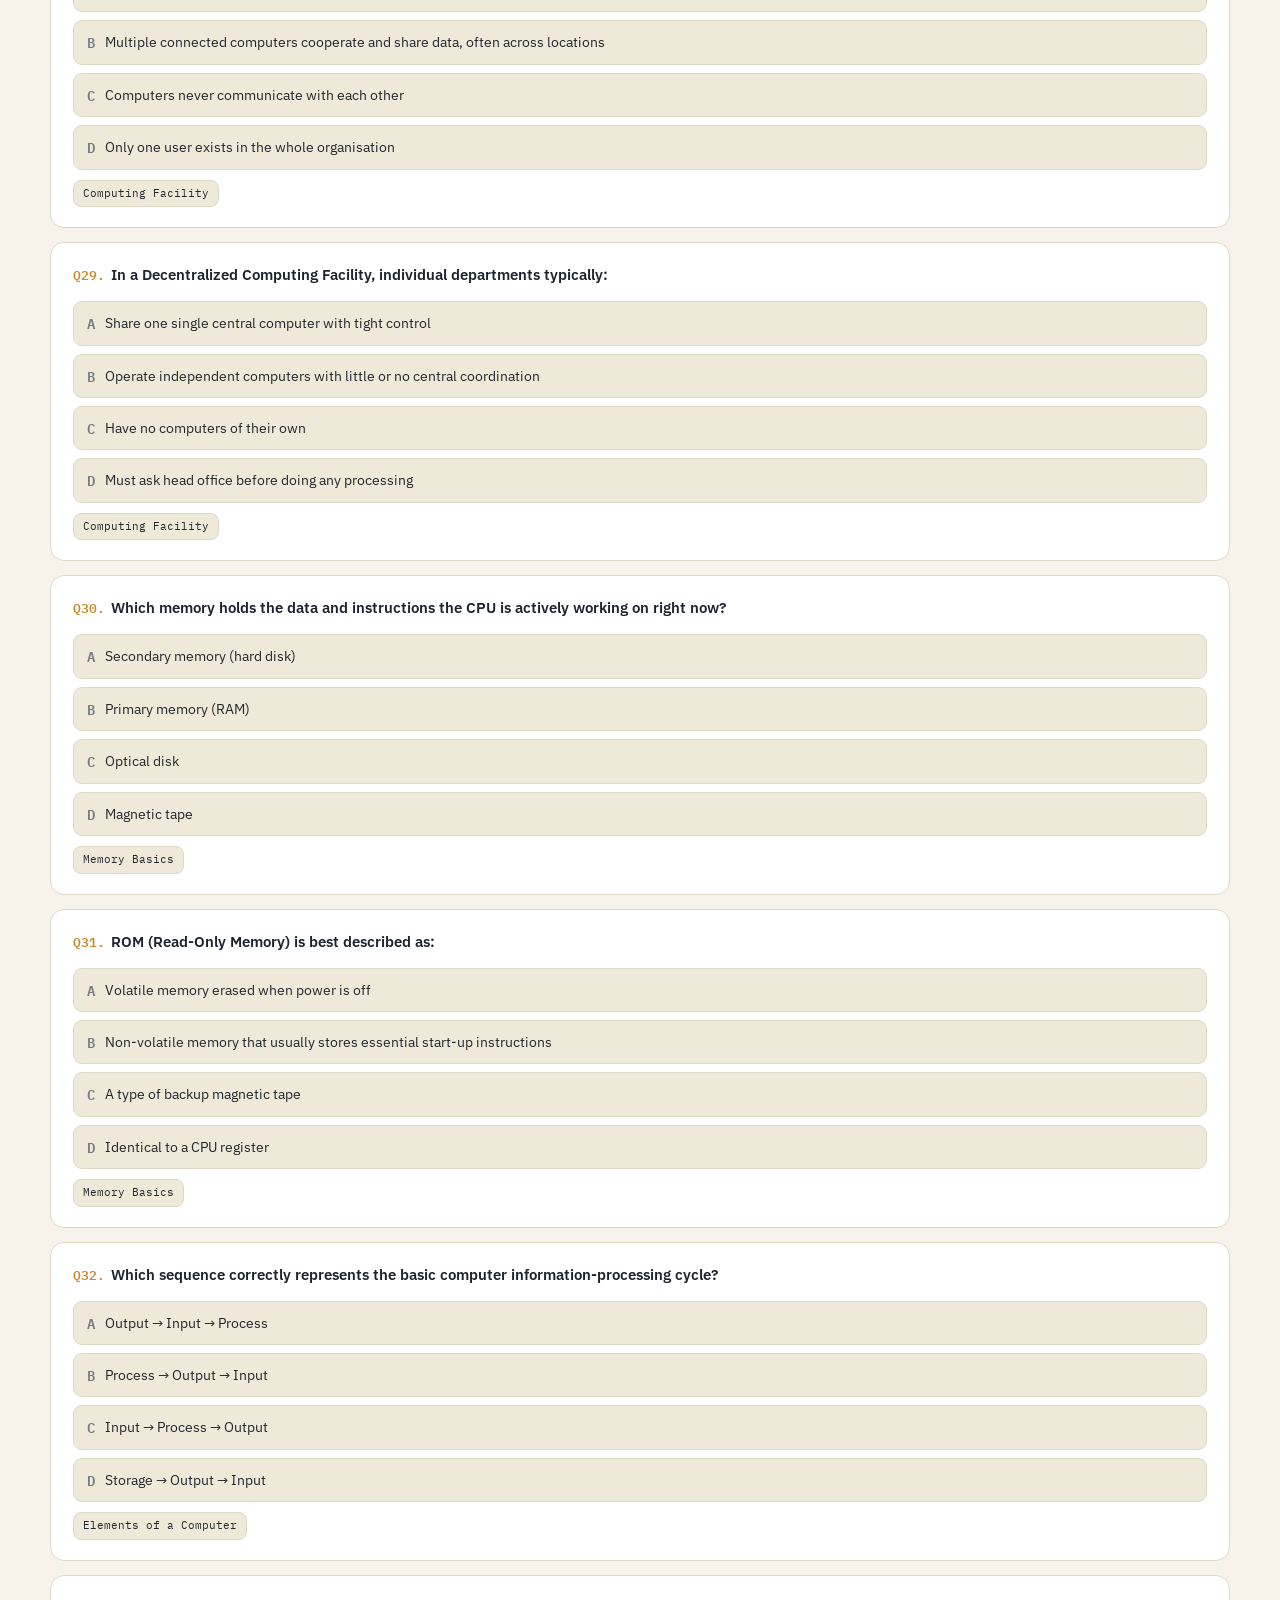
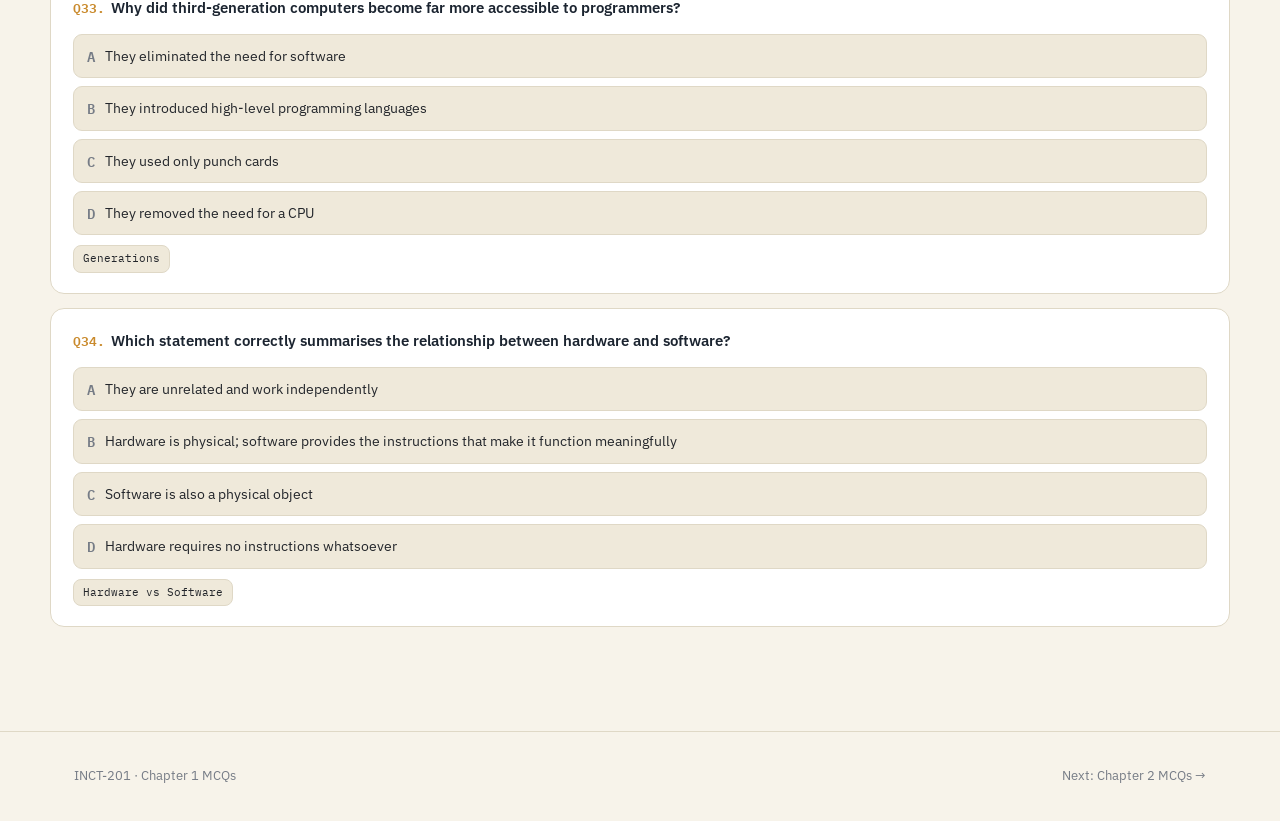
<file: mcqs/chapter-1.html>
<!DOCTYPE html>
<html lang="en">
<head>
<meta charset="UTF-8">
<meta name="viewport" content="width=device-width, initial-scale=1.0">
<title>Chapter 1 MCQs · Computer Fundamentals — INCT-201</title>
<link rel="stylesheet" href="../css/style.css">
</head>
<body>

<header class="topbar">
  <div class="wrap">
    <div class="brand">
      <span class="code">INCT-201</span>
      <span class="title">Exam Companion</span>
    </div>
    <nav class="topnav">
      <a href="../index.html">Home</a>
      <a href="../notes/chapter-1.html">Notes</a>
      <a href="../short-questions/chapter-1.html">Short Qs</a>
      <a href="../long-questions/chapter-1.html">Long Qs</a>
      <a href="chapter-1.html" class="active">MCQs</a>
    </nav>
    <button class="theme-toggle" aria-label="Toggle dark mode">☾</button>
  </div>
</header>

<section class="page-head">
  <div class="wrap">
    <div class="crumb"><a href="../index.html">Home</a> / Chapter 01 / MCQs</div>
    <h1>Chapter 1 — MCQ Bank</h1>
    <p class="sub">34 most important objective questions on Computer Fundamentals &amp; Computing Facilities. Click an option to check it instantly.</p>

    <div class="tabs">
      <a href="../notes/chapter-1.html">Notes</a>
      <a href="../short-questions/chapter-1.html">Short Questions</a>
      <a href="../long-questions/chapter-1.html">Long Questions</a>
      <a href="chapter-1.html" class="active">MCQs</a>
    </div>
    <div class="chapter-switch">
      <a href="chapter-1.html" class="active">Chapter 1</a>
      <a href="chapter-2.html">Chapter 2</a>
      <a href="chapter-3.html">Chapter 3</a>
    </div>
  </div>
</section>

<div class="wrap" style="padding:28px 0 70px;">

  <div id="scoreBar" class="score-bar">
    <div class="sc">Attempted: <b class="attempted">0</b>/<span class="total">34</span></div>
    <div class="sc">Correct: <b class="correct">0</b></div>
    <div class="sc">Accuracy: <b class="pct">0%</b></div>
    <button class="btn" id="resetQuiz">↺ Restart</button>
  </div>

  <div class="toolbar">
    <input type="search" id="mcqSearch" placeholder="Search this chapter's MCQs by keyword…">
  </div>

  <div id="mcqContainer"></div>

</div>

<footer>
  <div class="wrap">
    <div>INCT-201 · Chapter 1 MCQs</div>
    <div><a href="chapter-2.html">Next: Chapter 2 MCQs →</a></div>
  </div>
</footer>

<script src="../js/main.js"></script>
<script src="../js/quiz-engine.js"></script>
<script>
const chapter1MCQs = [
  {q:"Which generation of computers introduced the microprocessor (an entire CPU on one chip)?", options:["First generation","Second generation","Third generation","Fourth generation"], correct:3, explain:"The fourth generation (1970s–present) is defined by the microprocessor, which made personal computers possible.", topic:"Generations"},
  {q:"The core electronic technology of second-generation computers was:", options:["Vacuum tubes","Transistors","Integrated Circuits","Microprocessors"], correct:1, explain:"Transistors replaced vacuum tubes, making second-generation machines smaller, faster, and cooler.", topic:"Generations"},
  {q:"Vacuum tubes were the defining component of which generation of computers?", options:["First generation","Second generation","Third generation","Fourth generation"], correct:0, explain:"First-generation computers (1940s–50s) relied on vacuum tubes — large, power-hungry, and unreliable.", topic:"Generations"},
  {q:"Third-generation computers are best identified by their use of:", options:["Punch cards only","Integrated Circuits (ICs)","Microprocessors","Vacuum tubes"], correct:1, explain:"ICs packed many transistors onto a single chip, shrinking machines further and improving reliability.", topic:"Generations"},
  {q:"Which CPU component performs arithmetic and logical operations?", options:["Control Unit","Arithmetic & Logic Unit (ALU)","Register","Cache memory"], correct:1, explain:"The ALU is dedicated to calculations (add, subtract) and comparisons (equal to, greater than).", topic:"CPU Elements"},
  {q:"Which CPU component directs and coordinates the fetch-decode-execute cycle?", options:["Control Unit","ALU","RAM","Hard disk"], correct:0, explain:"The Control Unit acts as the CPU's manager, sequencing every operation.", topic:"CPU Elements"},
  {q:"Which of the following offers the fastest data access inside the CPU?", options:["Hard disk","RAM","Registers","Optical disk"], correct:2, explain:"Registers sit directly inside the CPU and are the fastest storage location in the entire system.", topic:"CPU Elements"},
  {q:"Which best defines computer 'hardware'?", options:["A set of instructions","The physical, touchable components of a computer","Data stored on a disk","A type of computer virus"], correct:1, explain:"Hardware refers to tangible parts such as the CPU, monitor, and keyboard.", topic:"Hardware vs Software"},
  {q:"Which statement about software is TRUE?", options:["Software can be physically touched","Software is an intangible set of instructions","Software never contains errors","Software replaces all hardware"], correct:1, explain:"Software is logical/intangible — you interact with it but cannot physically touch it.", topic:"Hardware vs Software"},
  {q:"A fault in a program's logic is commonly called a:", options:["Crash only","Virus","Bug","Glitch hardware fault"], correct:2, explain:"'Bug' specifically refers to an error in software/program logic.", topic:"Hardware vs Software"},
  {q:"Software that manages a computer's own hardware resources so other programs can run is called:", options:["Application software","System software","Firmware data","Peripheral software"], correct:1, explain:"System software (e.g. the Operating System) controls hardware resources directly.", topic:"App vs System Software"},
  {q:"Which of these is an example of Application Software?", options:["Windows Operating System","Device driver","Microsoft Excel","BIOS"], correct:2, explain:"Excel is built for end-users to perform a specific task — it is application software.", topic:"App vs System Software"},
  {q:"Which of these is an example of System Software?", options:["PowerPoint","Operating System","Photoshop","A calculator app"], correct:1, explain:"The Operating System manages hardware and lets other software run — it is system software.", topic:"App vs System Software"},
  {q:"A key limitation of application software is that it:", options:["Works with no hardware at all","Depends on compatible system software and hardware","Can never be specialised","Needs no updates ever"], correct:1, explain:"Application software cannot run without a compatible OS and hardware beneath it.", topic:"App vs System Software"},
  {q:"The 'Garbage In, Garbage Out' principle illustrates which limitation of computers?", options:["Lack of processing speed","Computers have no judgement; output quality depends on input quality","High purchase cost","Limited storage capacity"], correct:1, explain:"Computers process exactly what they are given — bad input always produces bad output.", topic:"Importance & Limitations"},
  {q:"Which is NOT typically cited as a strength of computers?", options:["Speed","Accuracy","Judgement and common sense","Large storage capacity"], correct:2, explain:"Computers lack judgement — they strictly follow instructions without independent reasoning.", topic:"Importance & Limitations"},
  {q:"Which type of computer is designed to serve hundreds or thousands of users at once, typical of banks and airlines?", options:["Microcomputer","Minicomputer","Mainframe computer","Supercomputer (always smaller)"], correct:2, explain:"Mainframes are built for high-volume, multi-user, mission-critical processing.", topic:"Types of Computers"},
  {q:"Supercomputers are primarily used for:", options:["Everyday word processing","Complex simulations such as weather forecasting and nuclear research","Small shop billing","Playing casual games only"], correct:1, explain:"Supercomputers offer maximum processing power for highly complex scientific computation.", topic:"Types of Computers"},
  {q:"A microcomputer is best described as:", options:["A room-sized, multi-user machine","A single-user machine built around one CPU chip, like a PC","The fastest computer category in existence","A device used only inside banks"], correct:1, explain:"Microcomputers (PCs, laptops) are built around a single microprocessor for one user.", topic:"Types of Computers"},
  {q:"A mainframe is generally distinguished from a minicomputer mainly by its:", options:["Smaller size and fewer users","Far greater capacity to serve many more simultaneous users","Complete lack of a CPU","Portability"], correct:1, explain:"Mainframes scale to vastly more concurrent users and far heavier workloads than minicomputers.", topic:"Types of Computers"},
  {q:"Which is NOT one of the five components of a Computer Based Information System (CBIS)?", options:["Hardware","People","Furniture","Procedures"], correct:2, explain:"CBIS components are Hardware, Software, Data, People, and Procedures — furniture is not one of them.", topic:"CBIS"},
  {q:"In a CBIS, the rules and methods that govern correct use of the system are called:", options:["Data","Procedures","Hardware","People"], correct:1, explain:"Procedures define how the system should correctly be operated by its users.", topic:"CBIS"},
  {q:"Processing a transaction immediately as it occurs, such as withdrawing cash from an ATM, is called:", options:["Batch processing","Online / real-time processing","Manual processing","Decentralized processing"], correct:1, explain:"Real-time processing updates records instantly as each transaction happens.", topic:"Input & Processing Methods"},
  {q:"Collecting transactions over time and processing them together at a scheduled point, like monthly payroll, is called:", options:["Batch processing","Real-time processing","Source Data Automation","Centralized processing"], correct:0, explain:"Batch processing groups data and processes it in one scheduled run.", topic:"Input & Processing Methods"},
  {q:"Source Data Automation (SDA) refers to:", options:["Typing data manually on a keyboard","Capturing data directly from its point of origin using devices like barcode readers","Printing a final report","A category of computer virus"], correct:1, explain:"SDA captures data at the source electronically, cutting down transcription errors.", topic:"Input & Processing Methods"},
  {q:"In a Centralized Computing Facility, processing power is:", options:["Spread evenly across many independent branch computers","Concentrated in one main computer that users access via terminals","Non-existent","Controlled by no single authority"], correct:1, explain:"Centralized systems rely on one powerful central computer serving connected terminals.", topic:"Computing Facility"},
  {q:"The biggest risk of a purely Centralized Computing Facility is:", options:["Too much flexibility","A single point of failure if the central system goes down","Excessive number of independent systems","There is no risk at all"], correct:1, explain:"If the central computer fails, the entire organisation's processing can stop.", topic:"Computing Facility"},
  {q:"A Distributed Computing Facility is best described as one where:", options:["There are no computers at all","Multiple connected computers cooperate and share data, often across locations","Computers never communicate with each other","Only one user exists in the whole organisation"], correct:1, explain:"Distributed systems link many computers that work together as one cooperative system.", topic:"Computing Facility"},
  {q:"In a Decentralized Computing Facility, individual departments typically:", options:["Share one single central computer with tight control","Operate independent computers with little or no central coordination","Have no computers of their own","Must ask head office before doing any processing"], correct:1, explain:"Decentralization gives each unit its own independent system with minimal central oversight.", topic:"Computing Facility"},
  {q:"Which memory holds the data and instructions the CPU is actively working on right now?", options:["Secondary memory (hard disk)","Primary memory (RAM)","Optical disk","Magnetic tape"], correct:1, explain:"RAM (primary memory) temporarily holds active data and instructions for the CPU.", topic:"Memory Basics"},
  {q:"ROM (Read-Only Memory) is best described as:", options:["Volatile memory erased when power is off","Non-volatile memory that usually stores essential start-up instructions","A type of backup magnetic tape","Identical to a CPU register"], correct:1, explain:"ROM retains its content even without power, commonly storing firmware/boot instructions.", topic:"Memory Basics"},
  {q:"Which sequence correctly represents the basic computer information-processing cycle?", options:["Output → Input → Process","Process → Output → Input","Input → Process → Output","Storage → Output → Input"], correct:2, explain:"Data flows in (Input), is worked on (Process), and is then presented (Output).", topic:"Elements of a Computer"},
  {q:"Why did third-generation computers become far more accessible to programmers?", options:["They eliminated the need for software","They introduced high-level programming languages","They used only punch cards","They removed the need for a CPU"], correct:1, explain:"High-level languages let programmers write instructions in more human-readable code.", topic:"Generations"},
  {q:"Which statement correctly summarises the relationship between hardware and software?", options:["They are unrelated and work independently","Hardware is physical; software provides the instructions that make it function meaningfully","Software is also a physical object","Hardware requires no instructions whatsoever"], correct:1, explain:"Hardware needs software's instructions to perform any meaningful task.", topic:"Hardware vs Software"}
];
renderMCQs("mcqContainer", chapter1MCQs, "ch1");
ICT201.initSearch("mcqSearch", ".mcq-card");
</script>
</body>
</html>
</file>
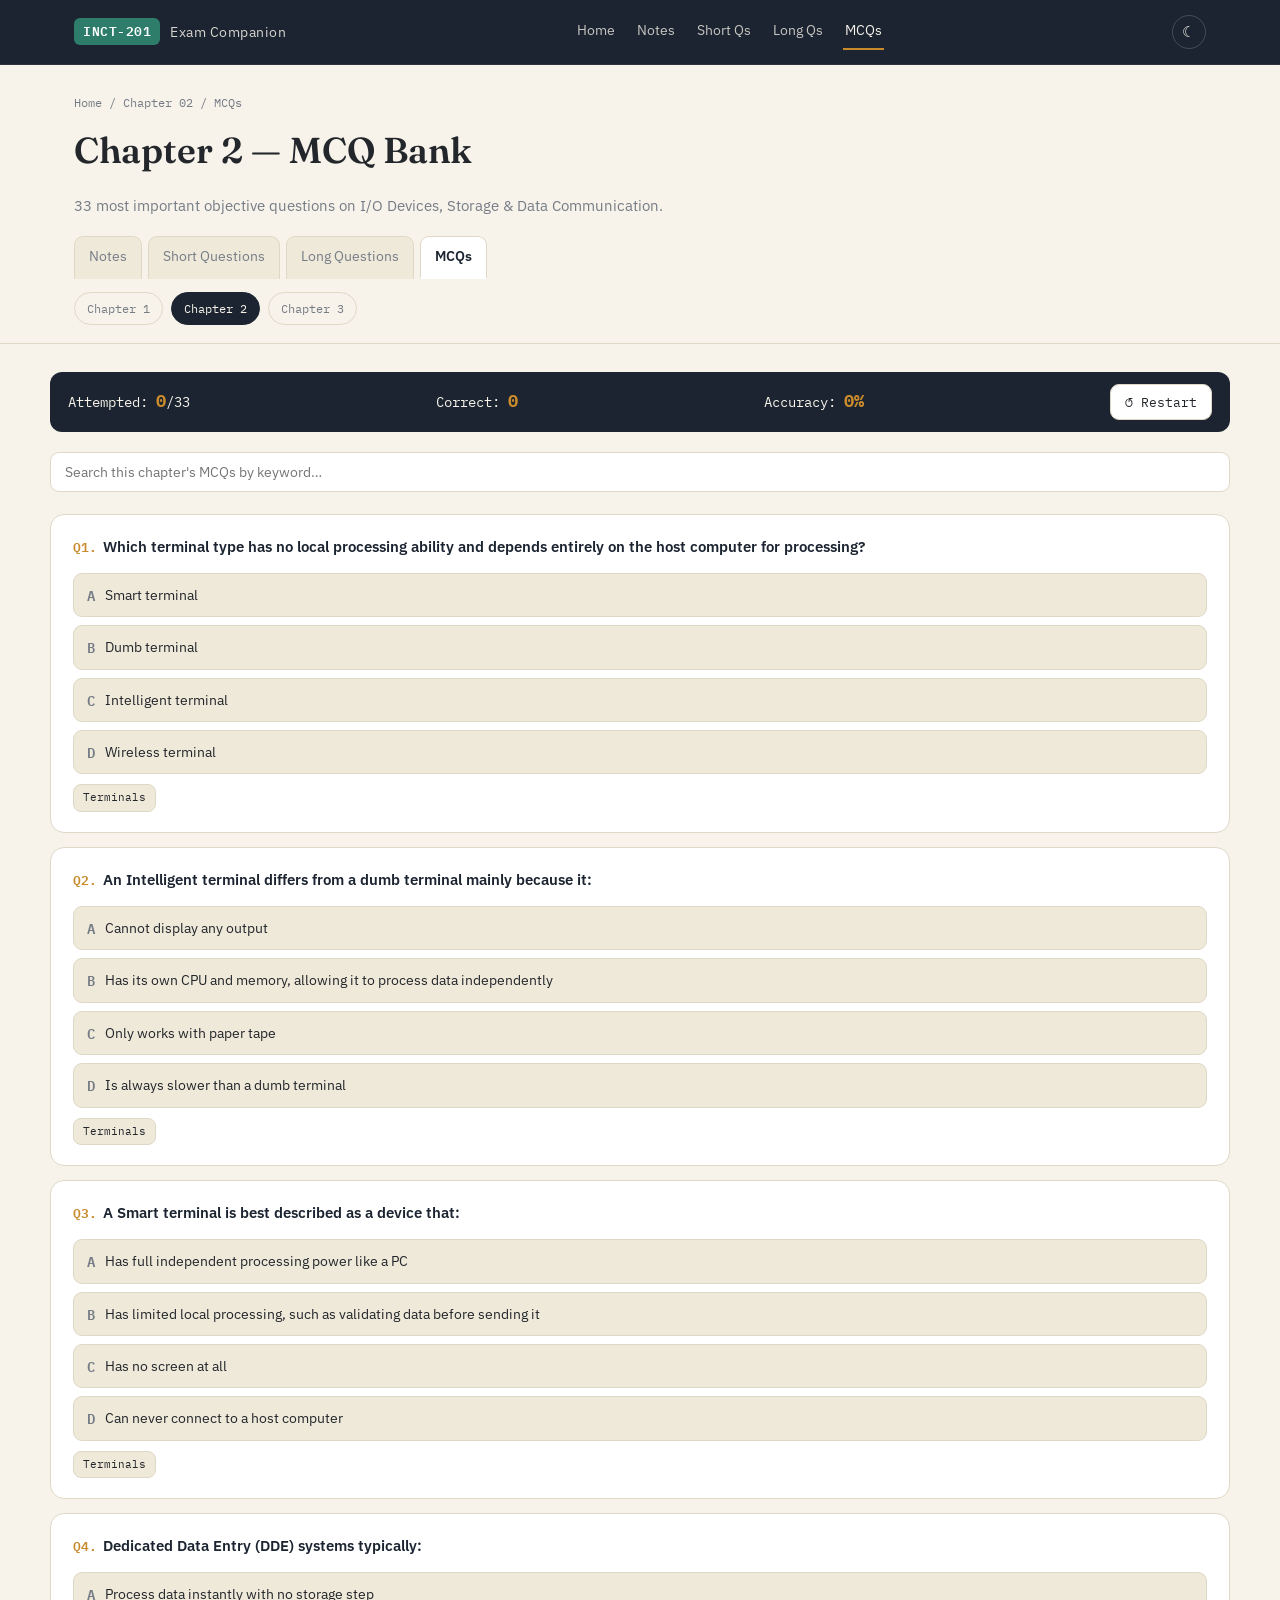
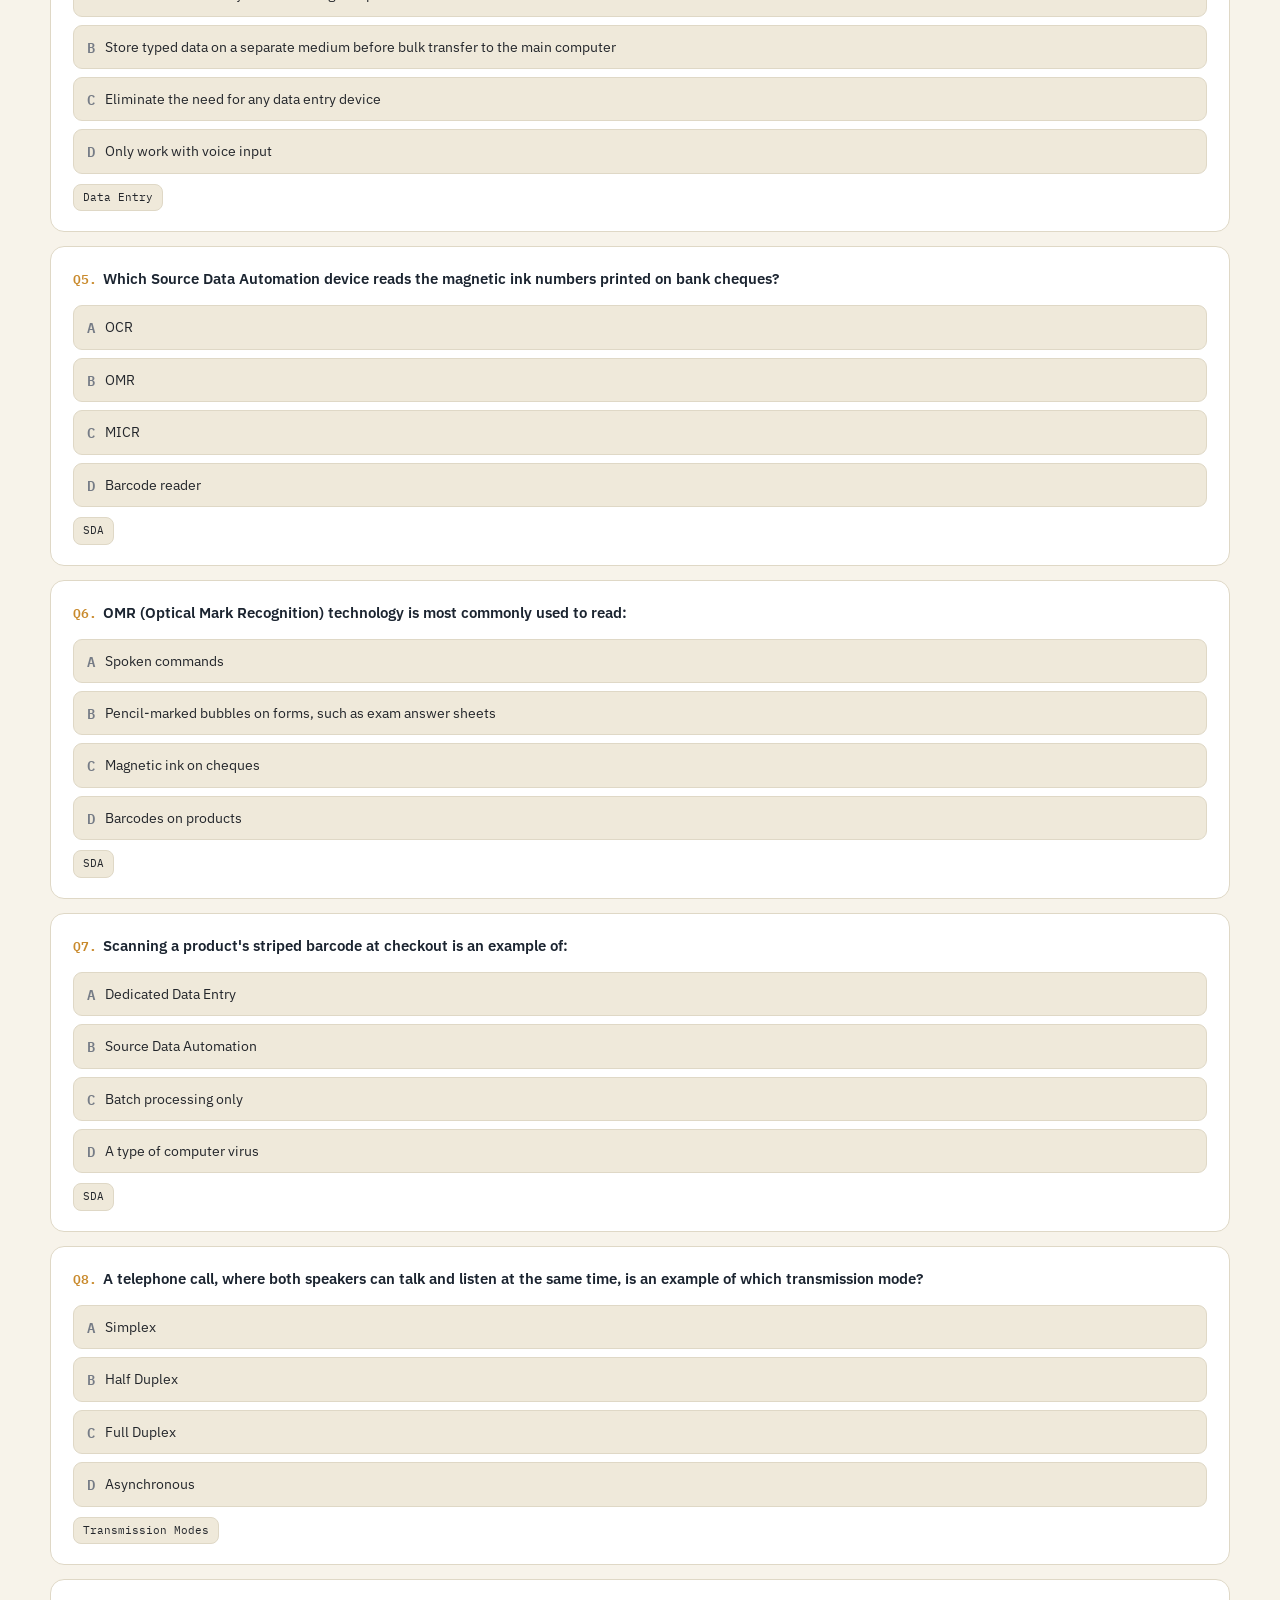
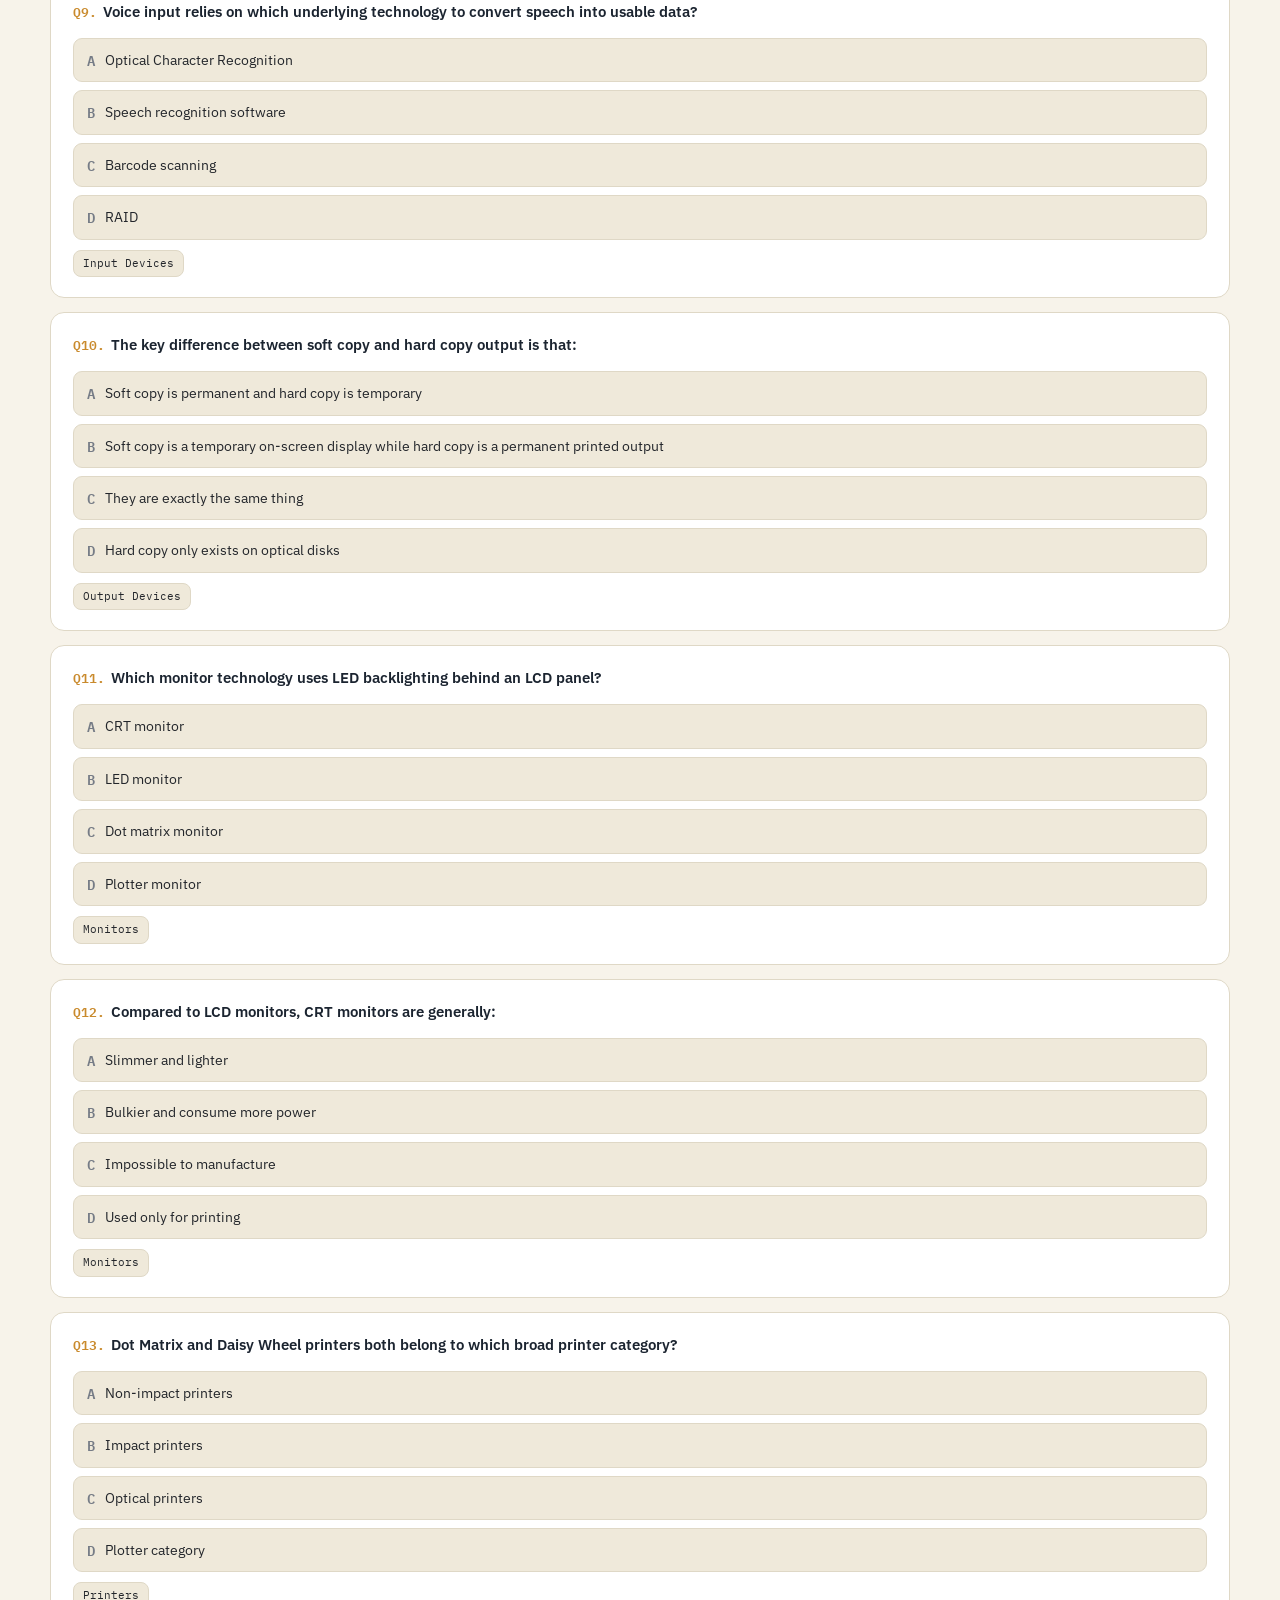
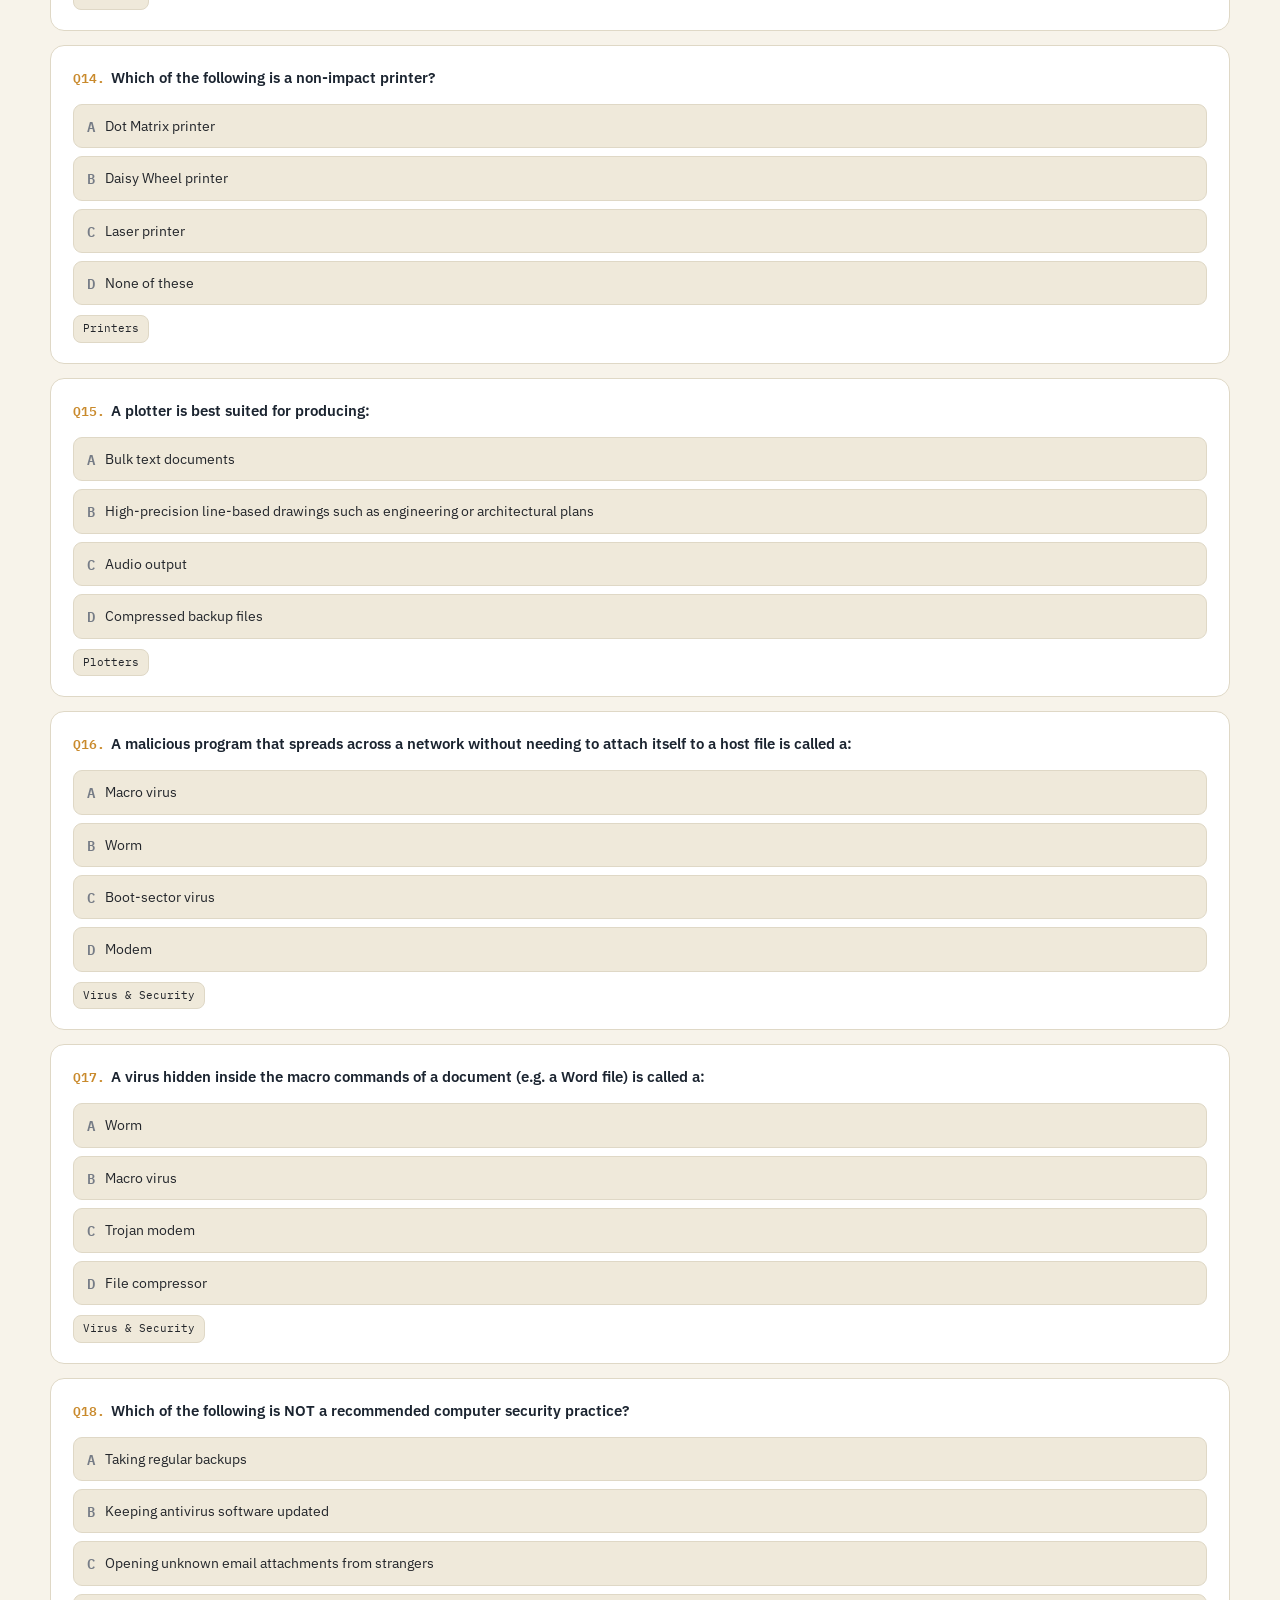
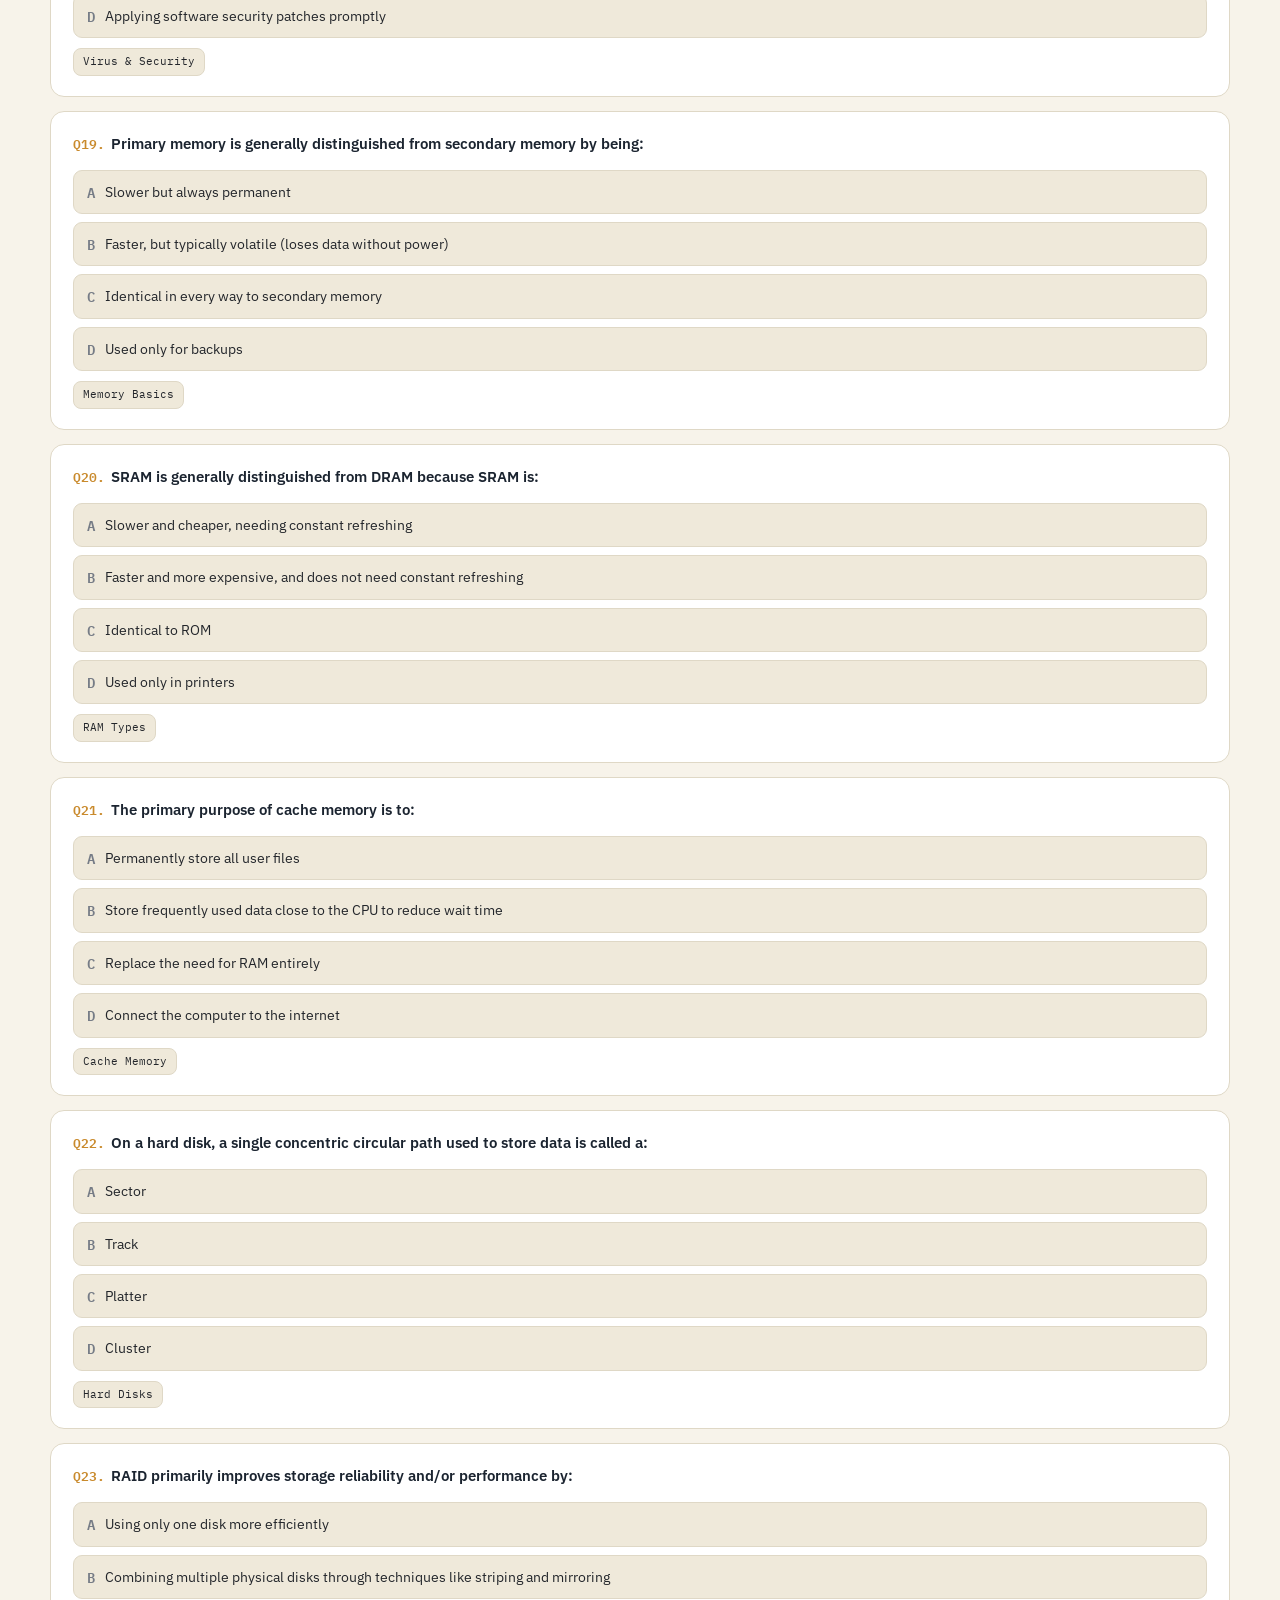
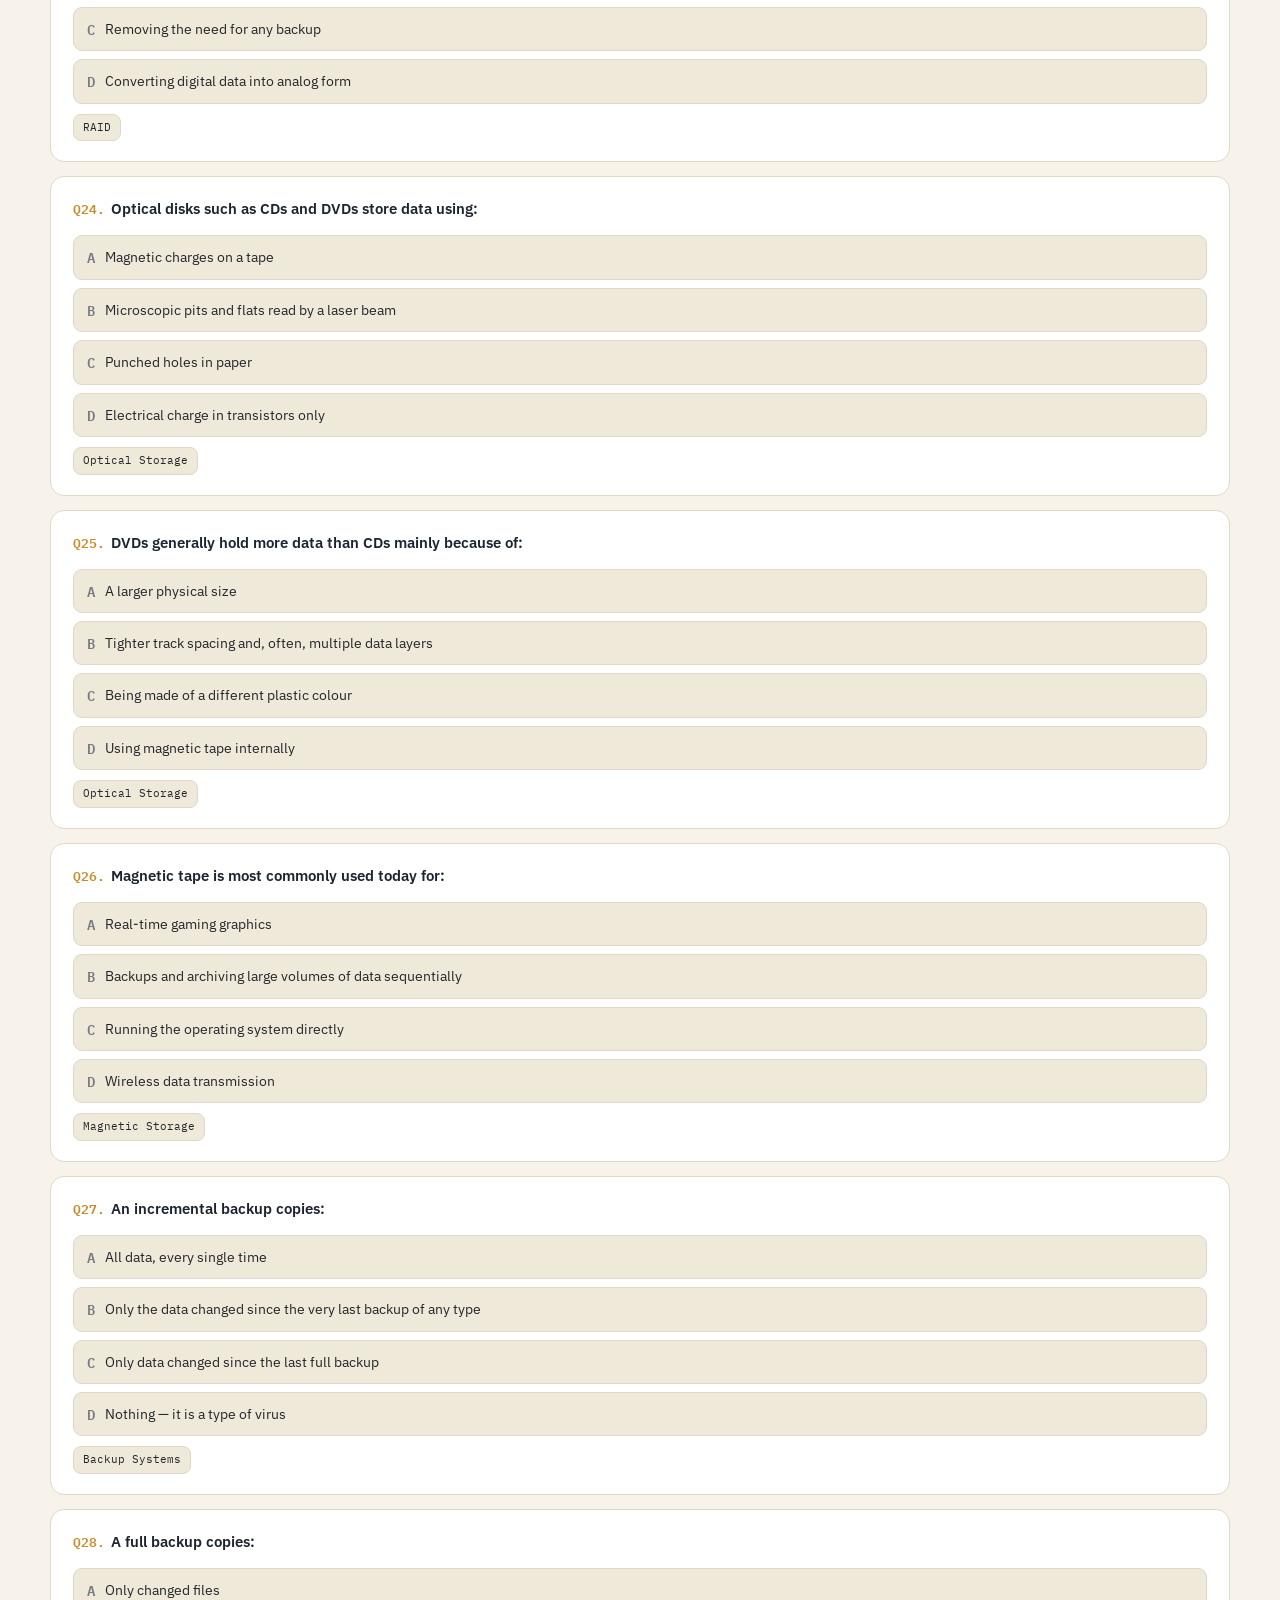
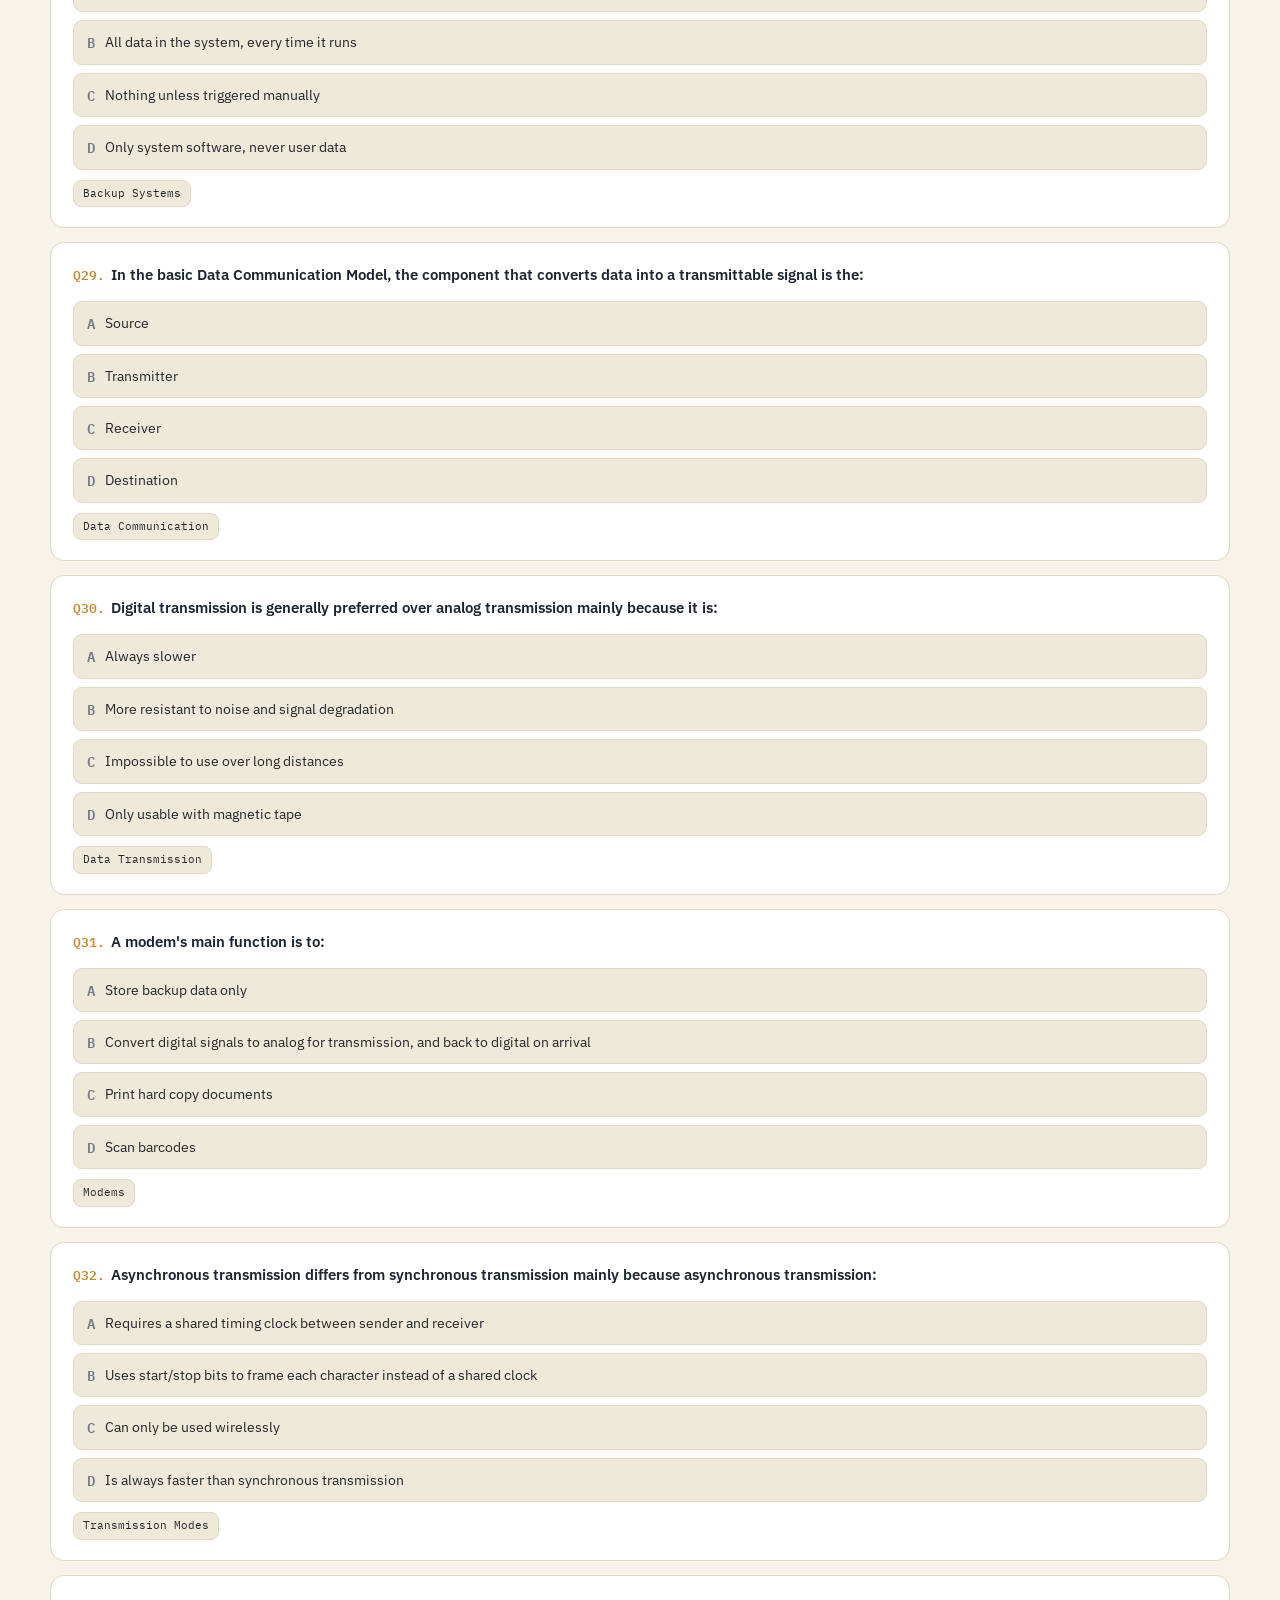
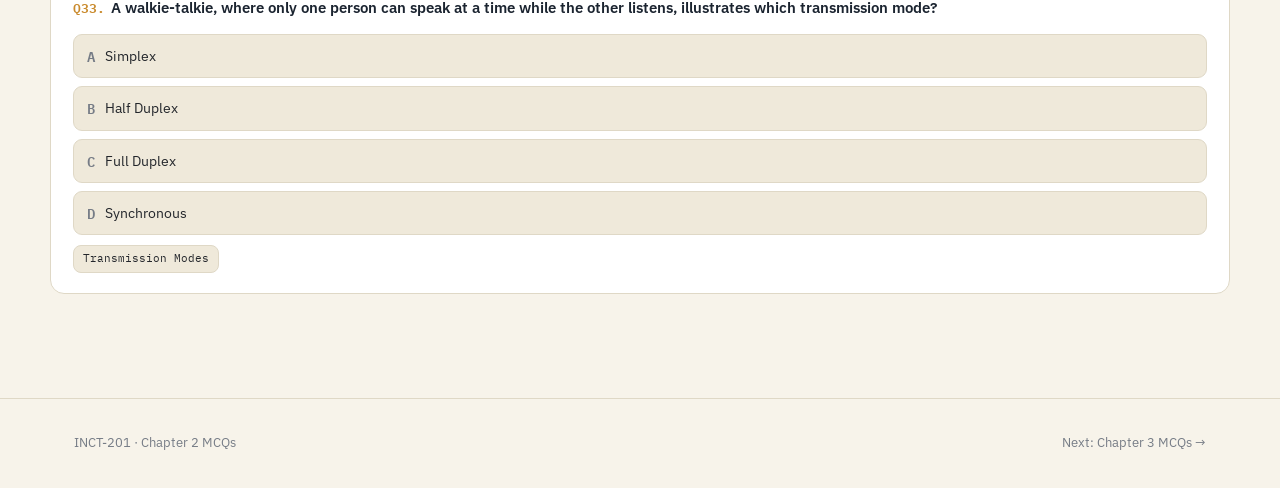
<file: mcqs/chapter-2.html>
<!DOCTYPE html>
<html lang="en">
<head>
<meta charset="UTF-8">
<meta name="viewport" content="width=device-width, initial-scale=1.0">
<title>Chapter 2 MCQs · I/O, Storage & Data Communication — INCT-201</title>
<link rel="stylesheet" href="../css/style.css">
</head>
<body>

<header class="topbar">
  <div class="wrap">
    <div class="brand">
      <span class="code">INCT-201</span>
      <span class="title">Exam Companion</span>
    </div>
    <nav class="topnav">
      <a href="../index.html">Home</a>
      <a href="../notes/chapter-2.html">Notes</a>
      <a href="../short-questions/chapter-2.html">Short Qs</a>
      <a href="../long-questions/chapter-2.html">Long Qs</a>
      <a href="chapter-2.html" class="active">MCQs</a>
    </nav>
    <button class="theme-toggle" aria-label="Toggle dark mode">☾</button>
  </div>
</header>

<section class="page-head">
  <div class="wrap">
    <div class="crumb"><a href="../index.html">Home</a> / Chapter 02 / MCQs</div>
    <h1>Chapter 2 — MCQ Bank</h1>
    <p class="sub">33 most important objective questions on I/O Devices, Storage &amp; Data Communication.</p>

    <div class="tabs">
      <a href="../notes/chapter-2.html">Notes</a>
      <a href="../short-questions/chapter-2.html">Short Questions</a>
      <a href="../long-questions/chapter-2.html">Long Questions</a>
      <a href="chapter-2.html" class="active">MCQs</a>
    </div>
    <div class="chapter-switch">
      <a href="chapter-1.html">Chapter 1</a>
      <a href="chapter-2.html" class="active">Chapter 2</a>
      <a href="chapter-3.html">Chapter 3</a>
    </div>
  </div>
</section>

<div class="wrap" style="padding:28px 0 70px;">

  <div id="scoreBar" class="score-bar">
    <div class="sc">Attempted: <b class="attempted">0</b>/<span class="total">33</span></div>
    <div class="sc">Correct: <b class="correct">0</b></div>
    <div class="sc">Accuracy: <b class="pct">0%</b></div>
    <button class="btn" id="resetQuiz">↺ Restart</button>
  </div>

  <div class="toolbar">
    <input type="search" id="mcqSearch" placeholder="Search this chapter's MCQs by keyword…">
  </div>

  <div id="mcqContainer"></div>

</div>

<footer>
  <div class="wrap">
    <div>INCT-201 · Chapter 2 MCQs</div>
    <div><a href="chapter-3.html">Next: Chapter 3 MCQs →</a></div>
  </div>
</footer>

<script src="../js/main.js"></script>
<script src="../js/quiz-engine.js"></script>
<script>
const chapter2MCQs = [
  {q:"Which terminal type has no local processing ability and depends entirely on the host computer for processing?", options:["Smart terminal","Dumb terminal","Intelligent terminal","Wireless terminal"], correct:1, explain:"A dumb terminal can only display input/output; it cannot process data on its own.", topic:"Terminals"},
  {q:"An Intelligent terminal differs from a dumb terminal mainly because it:", options:["Cannot display any output","Has its own CPU and memory, allowing it to process data independently","Only works with paper tape","Is always slower than a dumb terminal"], correct:1, explain:"Intelligent terminals contain their own processing hardware and can run programs locally.", topic:"Terminals"},
  {q:"A Smart terminal is best described as a device that:", options:["Has full independent processing power like a PC","Has limited local processing, such as validating data before sending it","Has no screen at all","Can never connect to a host computer"], correct:1, explain:"Smart terminals sit between dumb and intelligent terminals — some local logic, but not full independence.", topic:"Terminals"},
  {q:"Dedicated Data Entry (DDE) systems typically:", options:["Process data instantly with no storage step","Store typed data on a separate medium before bulk transfer to the main computer","Eliminate the need for any data entry device","Only work with voice input"], correct:1, explain:"DDE separates the data-entry step from the main processing step, using an intermediate storage medium.", topic:"Data Entry"},
  {q:"Which Source Data Automation device reads the magnetic ink numbers printed on bank cheques?", options:["OCR","OMR","MICR","Barcode reader"], correct:2, explain:"MICR (Magnetic Ink Character Recognition) is specifically designed for cheque processing.", topic:"SDA"},
  {q:"OMR (Optical Mark Recognition) technology is most commonly used to read:", options:["Spoken commands","Pencil-marked bubbles on forms, such as exam answer sheets","Magnetic ink on cheques","Barcodes on products"], correct:1, explain:"OMR detects marked positions on a form, widely used for objective exam sheets.", topic:"SDA"},
  {q:"Scanning a product's striped barcode at checkout is an example of:", options:["Dedicated Data Entry","Source Data Automation","Batch processing only","A type of computer virus"], correct:1, explain:"Barcode scanning captures data directly at its origin — a classic SDA example.", topic:"SDA"},
  {q:"A telephone call, where both speakers can talk and listen at the same time, is an example of which transmission mode?", options:["Simplex","Half Duplex","Full Duplex","Asynchronous"], correct:2, explain:"Full duplex allows simultaneous two-way communication, exactly like a phone call.", topic:"Transmission Modes"},
  {q:"Voice input relies on which underlying technology to convert speech into usable data?", options:["Optical Character Recognition","Speech recognition software","Barcode scanning","RAID"], correct:1, explain:"Speech recognition software interprets spoken audio and converts it into digital text/commands.", topic:"Input Devices"},
  {q:"The key difference between soft copy and hard copy output is that:", options:["Soft copy is permanent and hard copy is temporary","Soft copy is a temporary on-screen display while hard copy is a permanent printed output","They are exactly the same thing","Hard copy only exists on optical disks"], correct:1, explain:"Soft copy disappears when the screen turns off; hard copy is a tangible, lasting printout.", topic:"Output Devices"},
  {q:"Which monitor technology uses LED backlighting behind an LCD panel?", options:["CRT monitor","LED monitor","Dot matrix monitor","Plotter monitor"], correct:1, explain:"LED monitors are LCD panels that use LEDs specifically for backlighting, improving brightness and slimness.", topic:"Monitors"},
  {q:"Compared to LCD monitors, CRT monitors are generally:", options:["Slimmer and lighter","Bulkier and consume more power","Impossible to manufacture","Used only for printing"], correct:1, explain:"CRT technology requires a large vacuum tube, making these monitors bulky and power-hungry.", topic:"Monitors"},
  {q:"Dot Matrix and Daisy Wheel printers both belong to which broad printer category?", options:["Non-impact printers","Impact printers","Optical printers","Plotter category"], correct:1, explain:"Both physically strike an inked ribbon against the paper, classifying them as impact printers.", topic:"Printers"},
  {q:"Which of the following is a non-impact printer?", options:["Dot Matrix printer","Daisy Wheel printer","Laser printer","None of these"], correct:2, explain:"Laser printers fuse toner onto paper using heat, with no physical striking mechanism.", topic:"Printers"},
  {q:"A plotter is best suited for producing:", options:["Bulk text documents","High-precision line-based drawings such as engineering or architectural plans","Audio output","Compressed backup files"], correct:1, explain:"Plotters draw continuous lines with a pen, ideal for technical/CAD drawings rather than dot-based images.", topic:"Plotters"},
  {q:"A malicious program that spreads across a network without needing to attach itself to a host file is called a:", options:["Macro virus","Worm","Boot-sector virus","Modem"], correct:1, explain:"Worms are self-replicating and spread independently across networks, unlike viruses that need a host file.", topic:"Virus & Security"},
  {q:"A virus hidden inside the macro commands of a document (e.g. a Word file) is called a:", options:["Worm","Macro virus","Trojan modem","File compressor"], correct:1, explain:"Macro viruses exploit the scripting/macro features of office documents to spread.", topic:"Virus & Security"},
  {q:"Which of the following is NOT a recommended computer security practice?", options:["Taking regular backups","Keeping antivirus software updated","Opening unknown email attachments from strangers","Applying software security patches promptly"], correct:2, explain:"Opening unknown attachments is one of the most common ways malware infects a system.", topic:"Virus & Security"},
  {q:"Primary memory is generally distinguished from secondary memory by being:", options:["Slower but always permanent","Faster, but typically volatile (loses data without power)","Identical in every way to secondary memory","Used only for backups"], correct:1, explain:"Primary memory (like RAM) offers high speed for active processing but usually loses data when powered off.", topic:"Memory Basics"},
  {q:"SRAM is generally distinguished from DRAM because SRAM is:", options:["Slower and cheaper, needing constant refreshing","Faster and more expensive, and does not need constant refreshing","Identical to ROM","Used only in printers"], correct:1, explain:"SRAM retains data without the repeated refresh cycles DRAM requires, but at a higher cost.", topic:"RAM Types"},
  {q:"The primary purpose of cache memory is to:", options:["Permanently store all user files","Store frequently used data close to the CPU to reduce wait time","Replace the need for RAM entirely","Connect the computer to the internet"], correct:1, explain:"Cache sits between the CPU and RAM, holding frequently accessed data for very fast retrieval.", topic:"Cache Memory"},
  {q:"On a hard disk, a single concentric circular path used to store data is called a:", options:["Sector","Track","Platter","Cluster"], correct:1, explain:"A track is one of many concentric circles on a platter; each track is further divided into sectors.", topic:"Hard Disks"},
  {q:"RAID primarily improves storage reliability and/or performance by:", options:["Using only one disk more efficiently","Combining multiple physical disks through techniques like striping and mirroring","Removing the need for any backup","Converting digital data into analog form"], correct:1, explain:"RAID spreads or duplicates data across multiple disks so the system can survive a single disk failure and/or run faster.", topic:"RAID"},
  {q:"Optical disks such as CDs and DVDs store data using:", options:["Magnetic charges on a tape","Microscopic pits and flats read by a laser beam","Punched holes in paper","Electrical charge in transistors only"], correct:1, explain:"A laser detects differences in light reflection from pits/flats on the disc surface to read data.", topic:"Optical Storage"},
  {q:"DVDs generally hold more data than CDs mainly because of:", options:["A larger physical size","Tighter track spacing and, often, multiple data layers","Being made of a different plastic colour","Using magnetic tape internally"], correct:1, explain:"DVDs pack tracks more tightly and can use multiple data layers, multiplying their storage capacity.", topic:"Optical Storage"},
  {q:"Magnetic tape is most commonly used today for:", options:["Real-time gaming graphics","Backups and archiving large volumes of data sequentially","Running the operating system directly","Wireless data transmission"], correct:1, explain:"Tape's low cost per gigabyte makes it ideal for long-term backup and archival storage.", topic:"Magnetic Storage"},
  {q:"An incremental backup copies:", options:["All data, every single time","Only the data changed since the very last backup of any type","Only data changed since the last full backup","Nothing — it is a type of virus"], correct:1, explain:"Incremental backups are the fastest and smallest because they only capture the newest changes.", topic:"Backup Systems"},
  {q:"A full backup copies:", options:["Only changed files","All data in the system, every time it runs","Nothing unless triggered manually","Only system software, never user data"], correct:1, explain:"A full backup duplicates the entire dataset every time, making it the most complete but slowest method.", topic:"Backup Systems"},
  {q:"In the basic Data Communication Model, the component that converts data into a transmittable signal is the:", options:["Source","Transmitter","Receiver","Destination"], correct:1, explain:"The transmitter encodes raw data into a signal suitable for the transmission medium.", topic:"Data Communication"},
  {q:"Digital transmission is generally preferred over analog transmission mainly because it is:", options:["Always slower","More resistant to noise and signal degradation","Impossible to use over long distances","Only usable with magnetic tape"], correct:1, explain:"Digital signals (discrete 0s and 1s) hold up far better against interference than continuously varying analog signals.", topic:"Data Transmission"},
  {q:"A modem's main function is to:", options:["Store backup data only","Convert digital signals to analog for transmission, and back to digital on arrival","Print hard copy documents","Scan barcodes"], correct:1, explain:"'Modem' stands for modulator-demodulator — converting between digital and analog forms for transmission lines.", topic:"Modems"},
  {q:"Asynchronous transmission differs from synchronous transmission mainly because asynchronous transmission:", options:["Requires a shared timing clock between sender and receiver","Uses start/stop bits to frame each character instead of a shared clock","Can only be used wirelessly","Is always faster than synchronous transmission"], correct:1, explain:"Asynchronous transmission frames each character individually with start/stop bits, avoiding the need for synchronised clocks.", topic:"Transmission Modes"},
  {q:"A walkie-talkie, where only one person can speak at a time while the other listens, illustrates which transmission mode?", options:["Simplex","Half Duplex","Full Duplex","Synchronous"], correct:1, explain:"Half duplex allows two-way communication, but only in one direction at any given moment.", topic:"Transmission Modes"}
];
renderMCQs("mcqContainer", chapter2MCQs, "ch2");
ICT201.initSearch("mcqSearch", ".mcq-card");
</script>
</body>
</html>
</file>
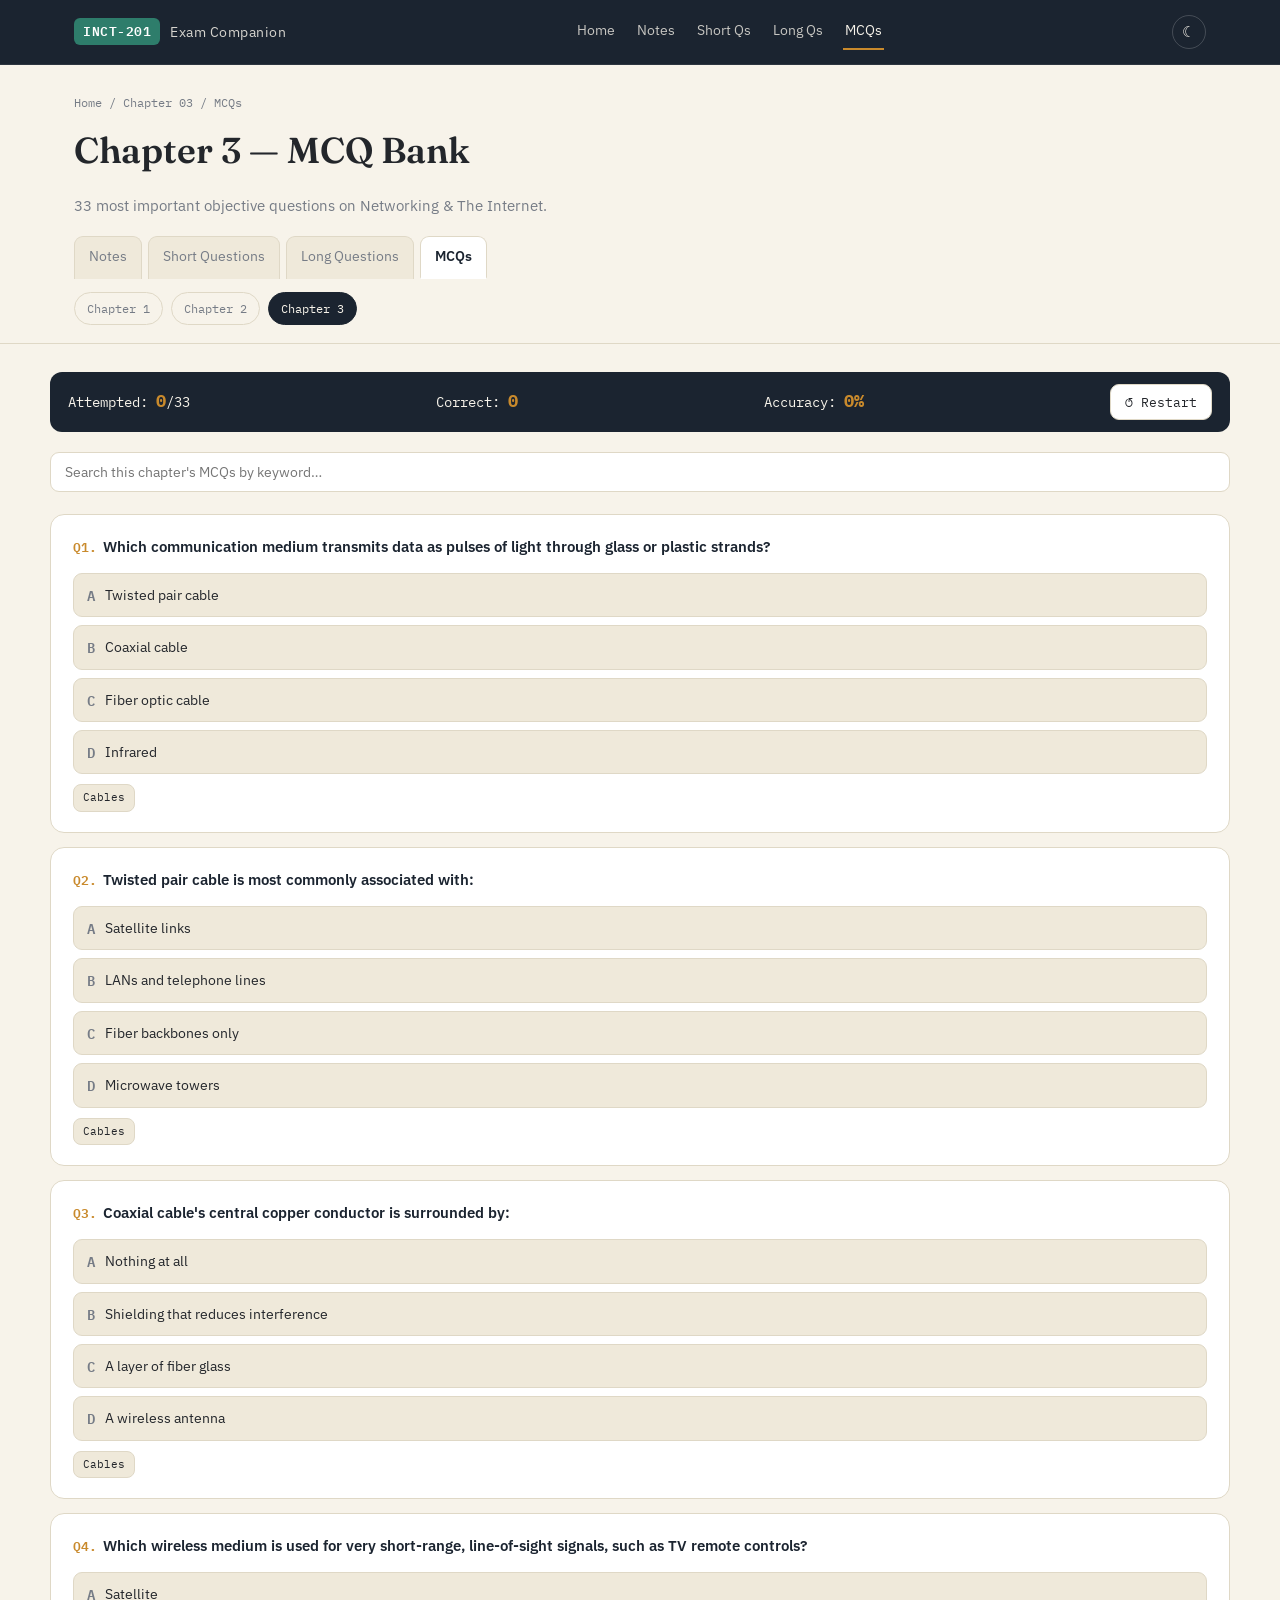
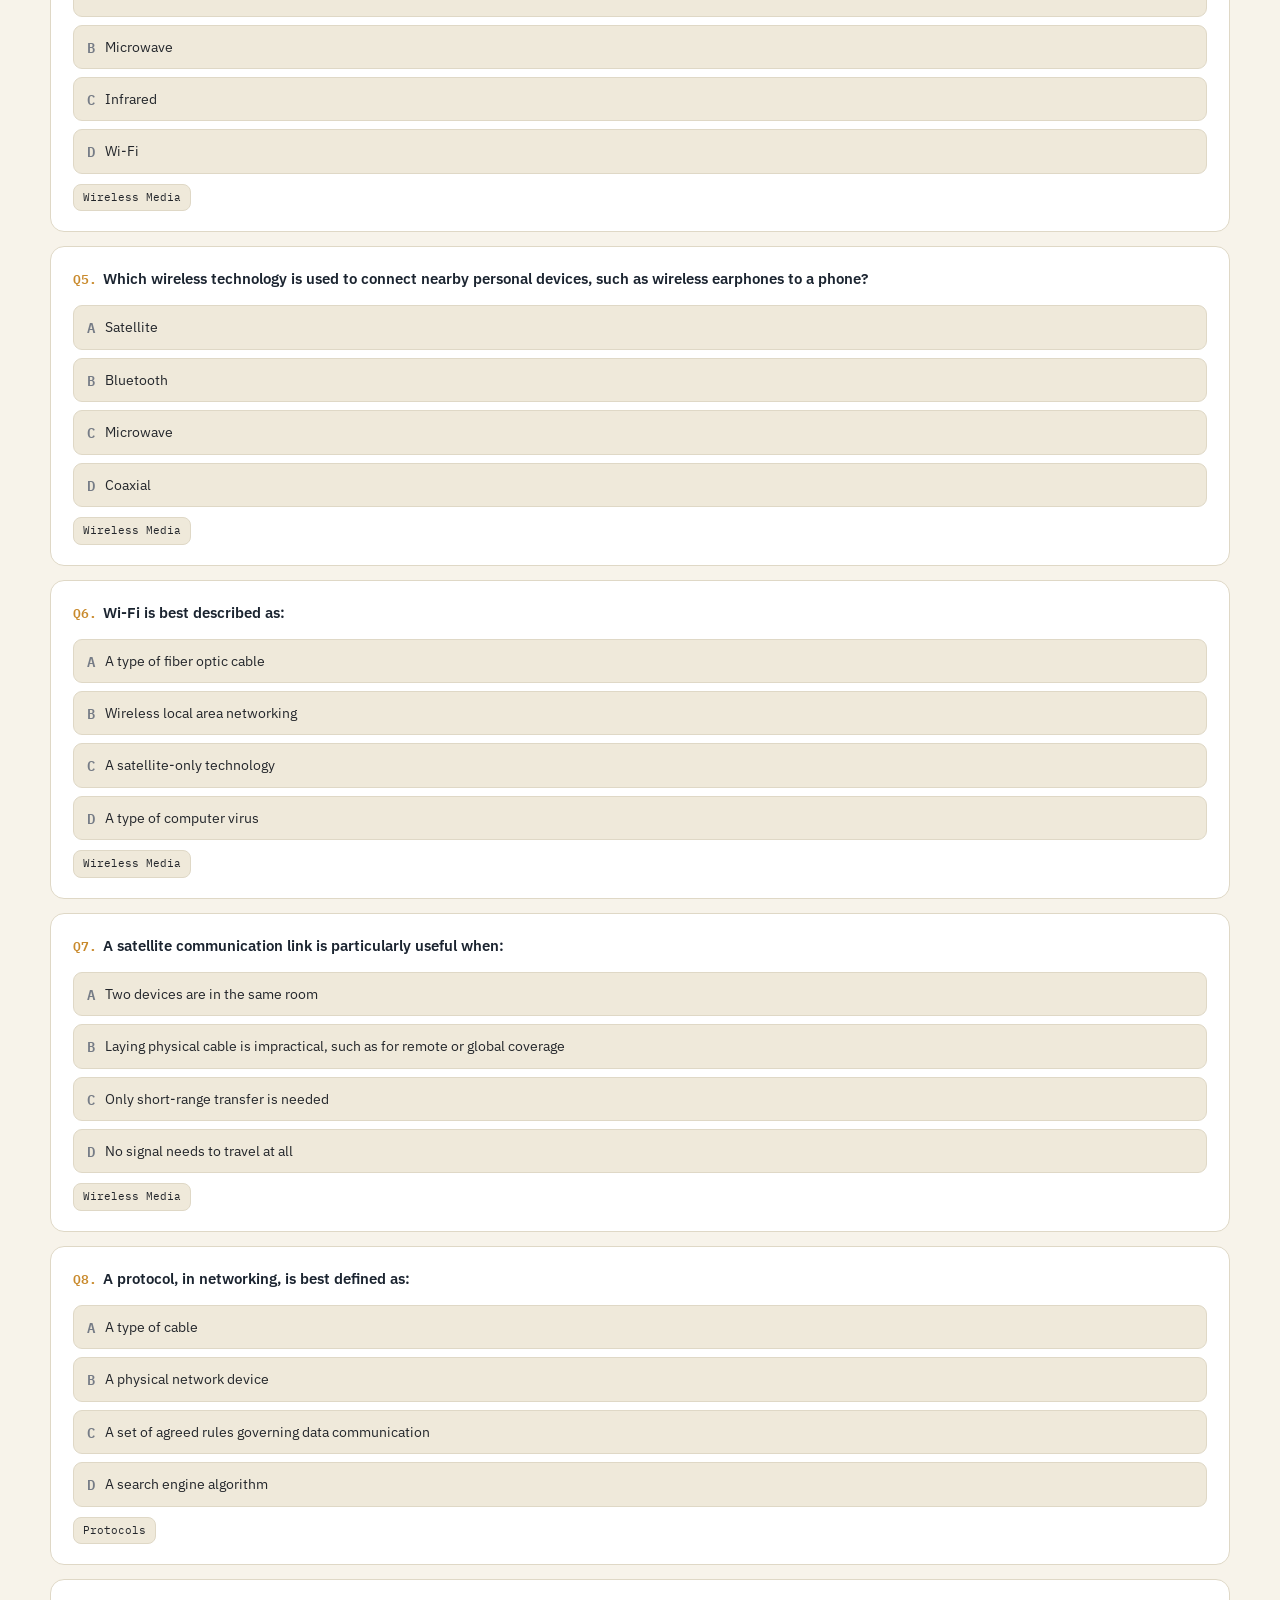
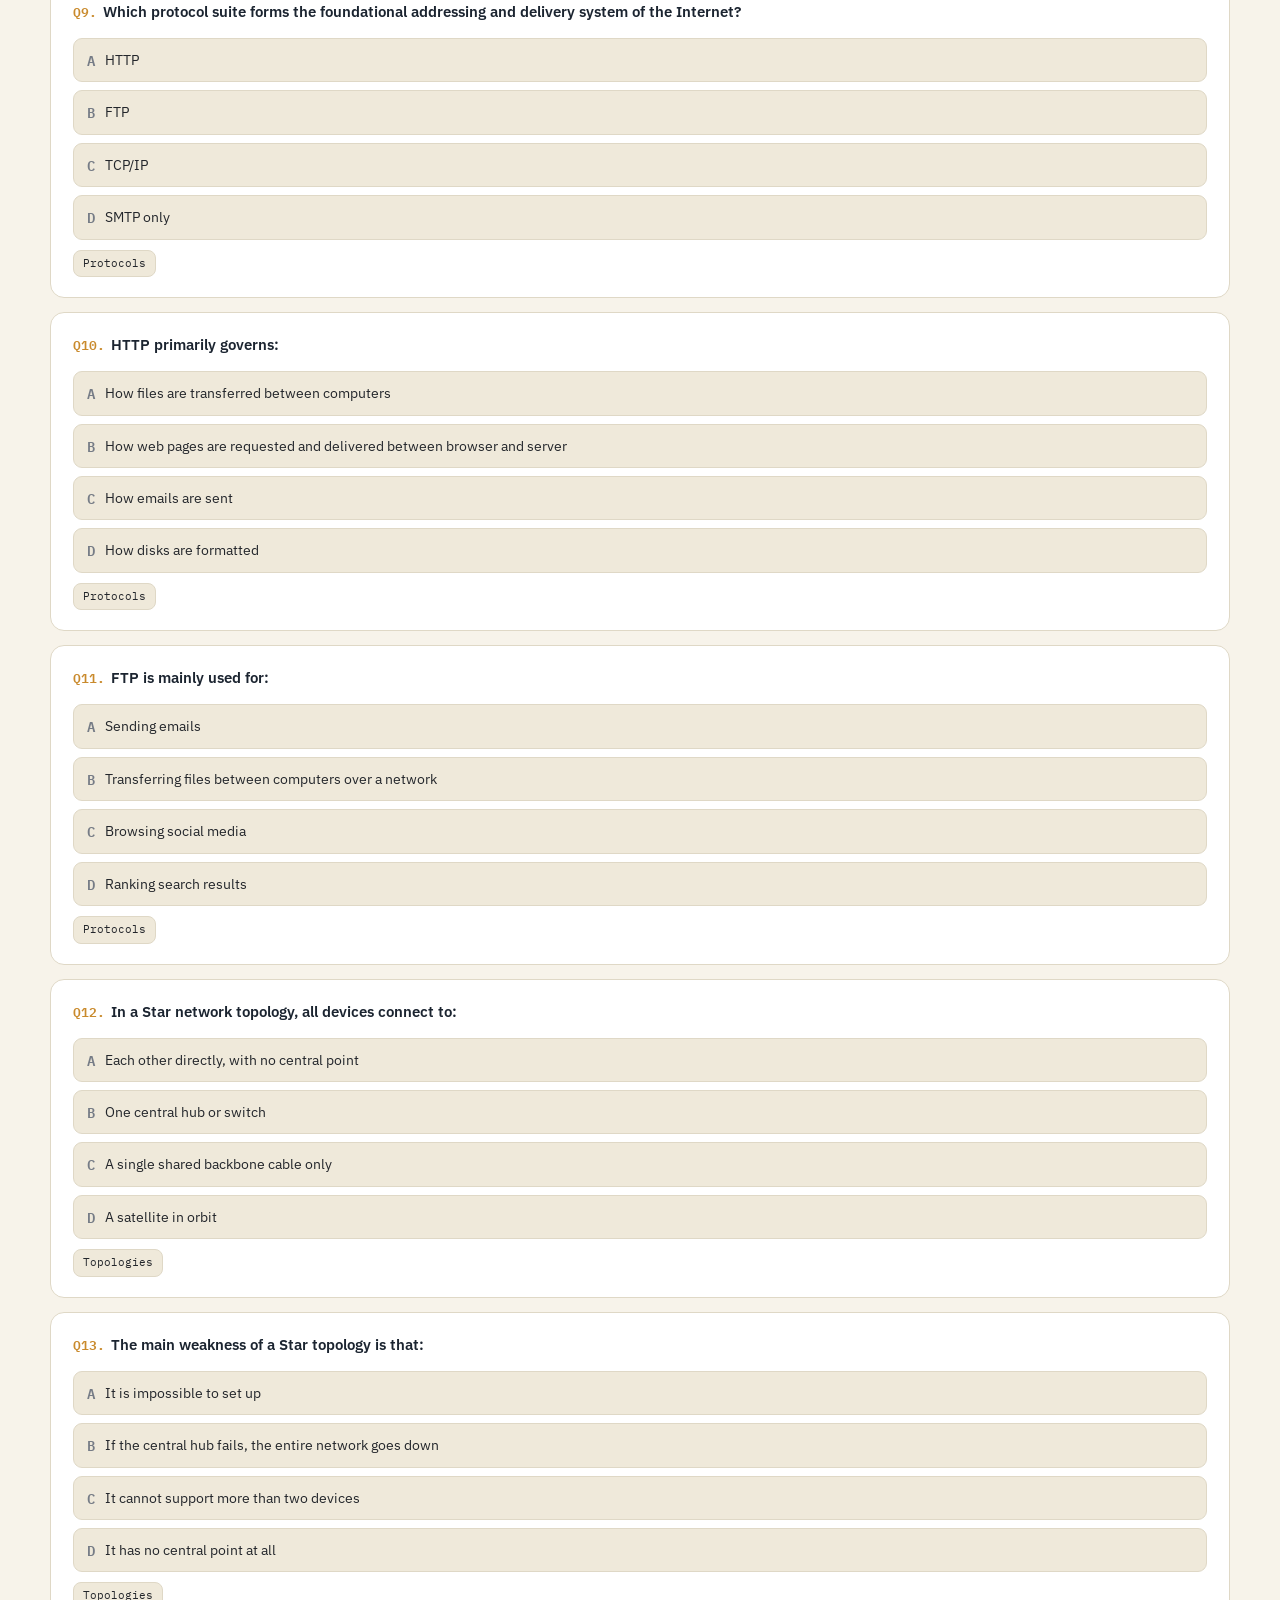
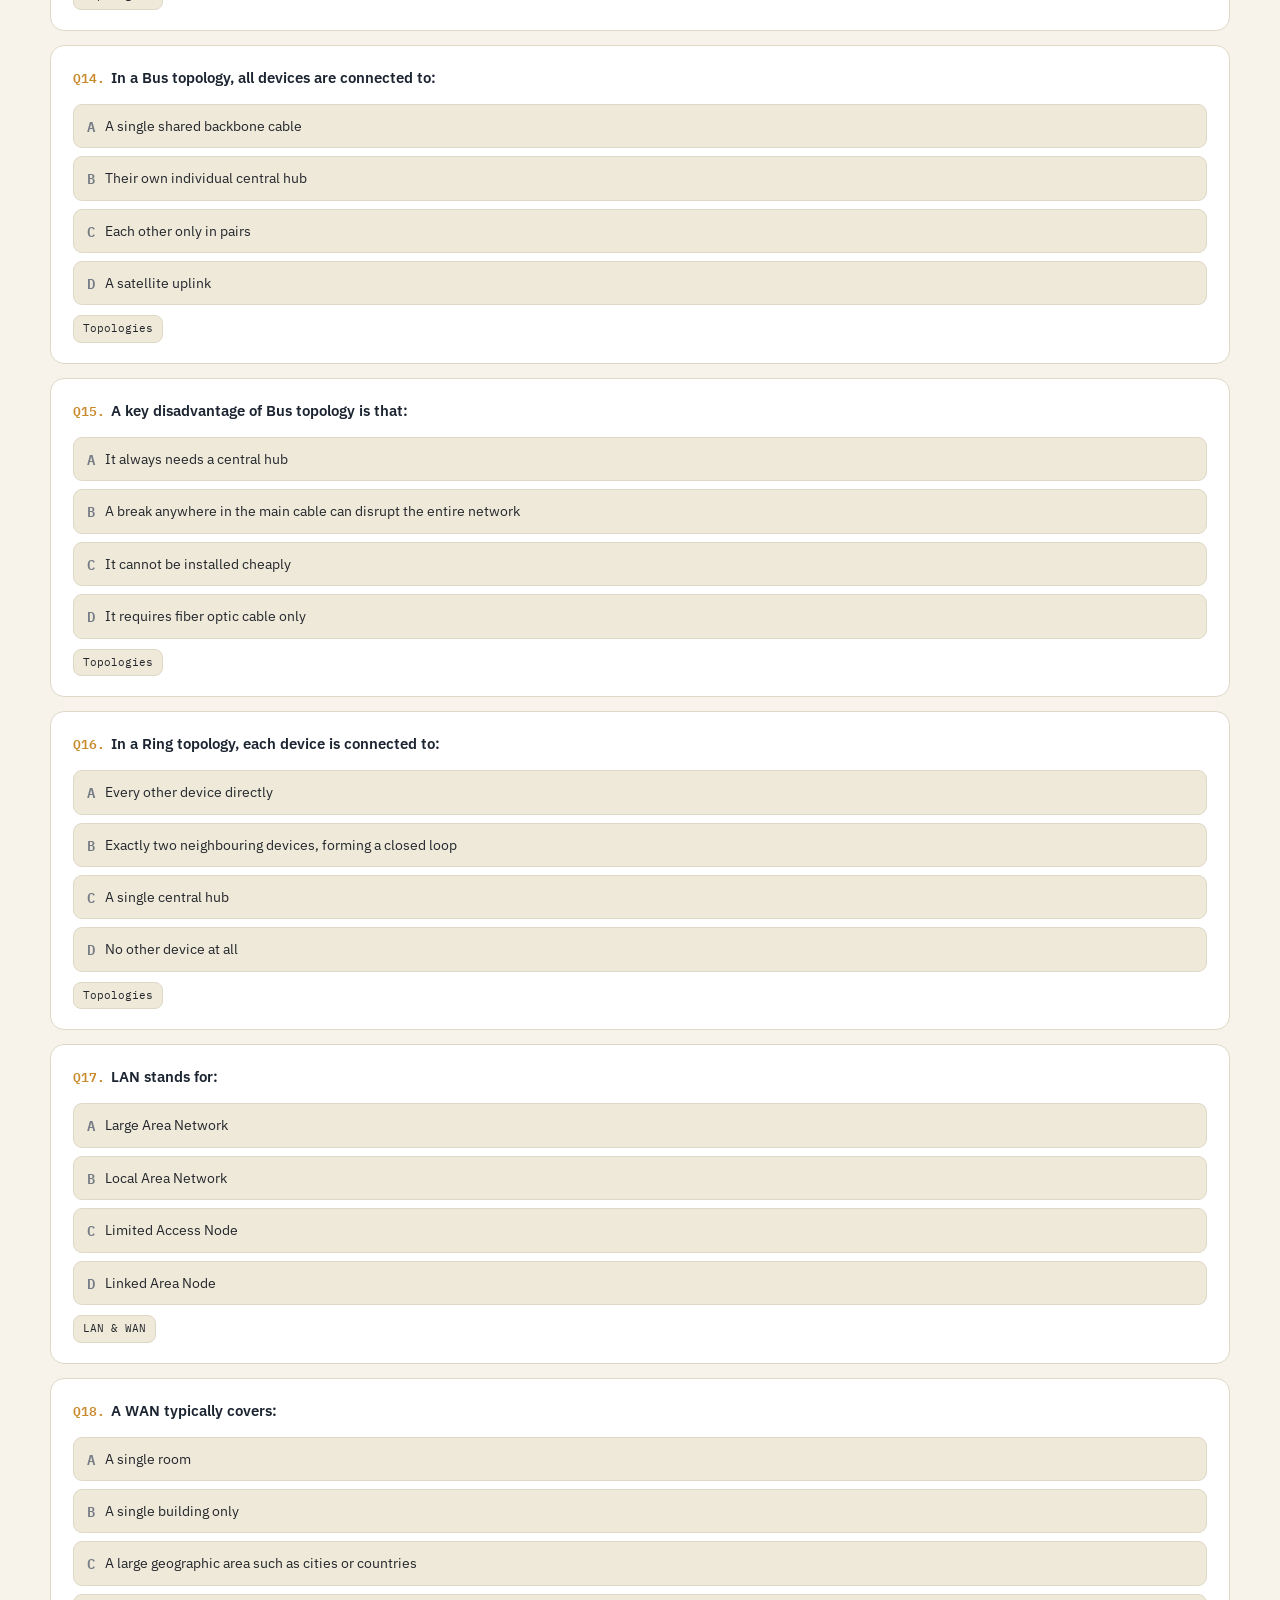
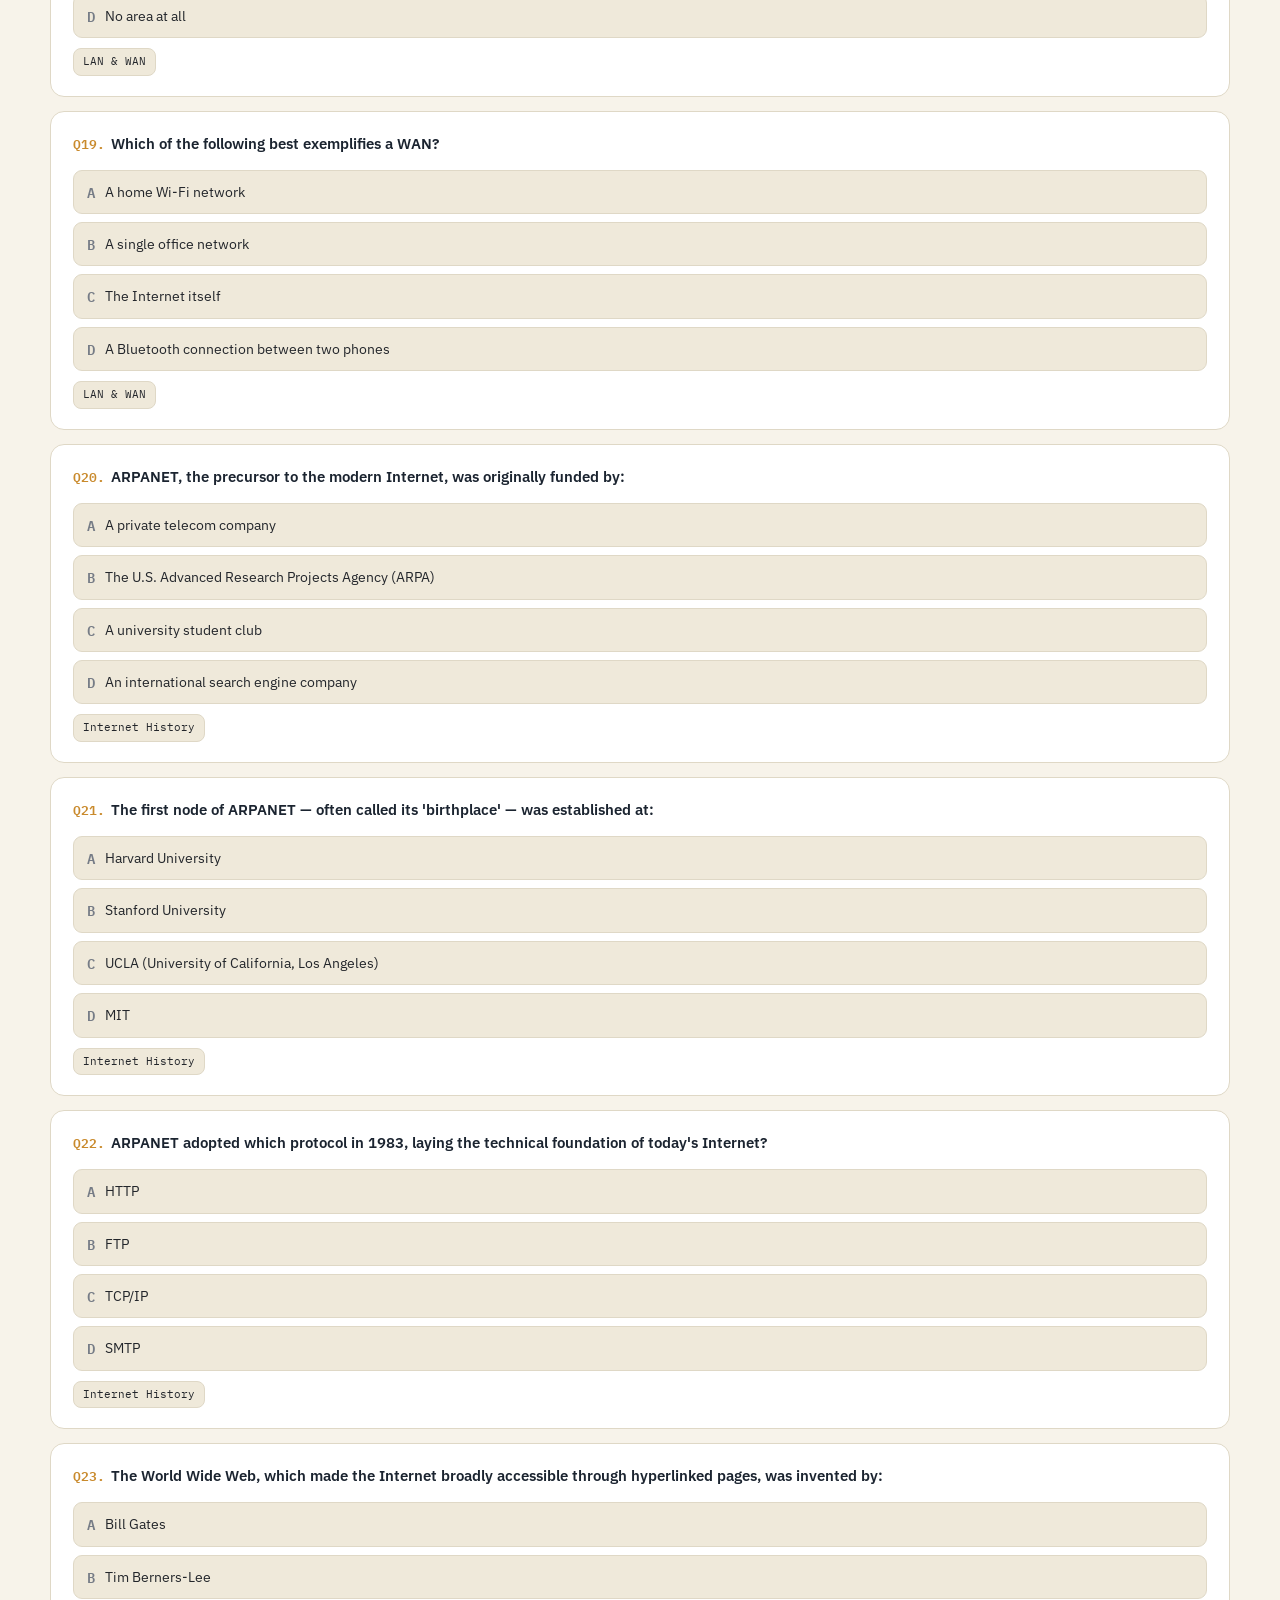
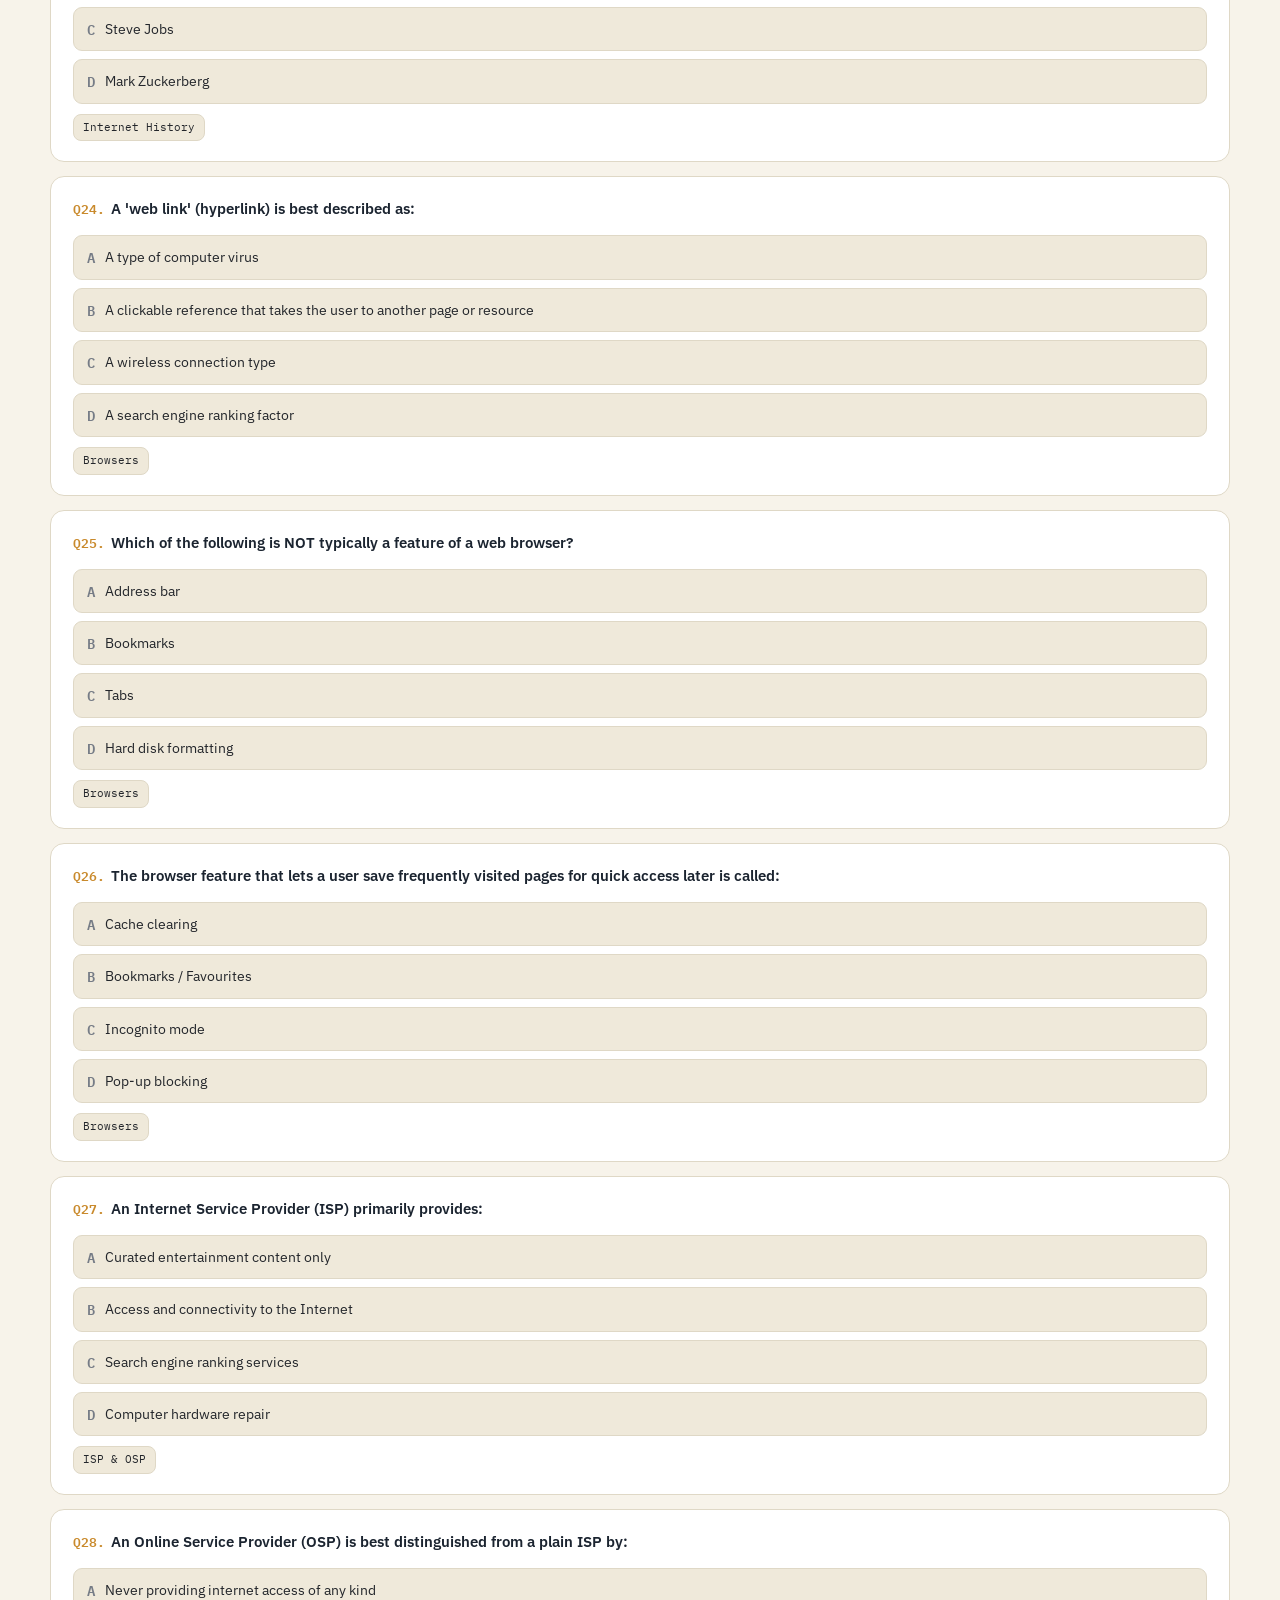
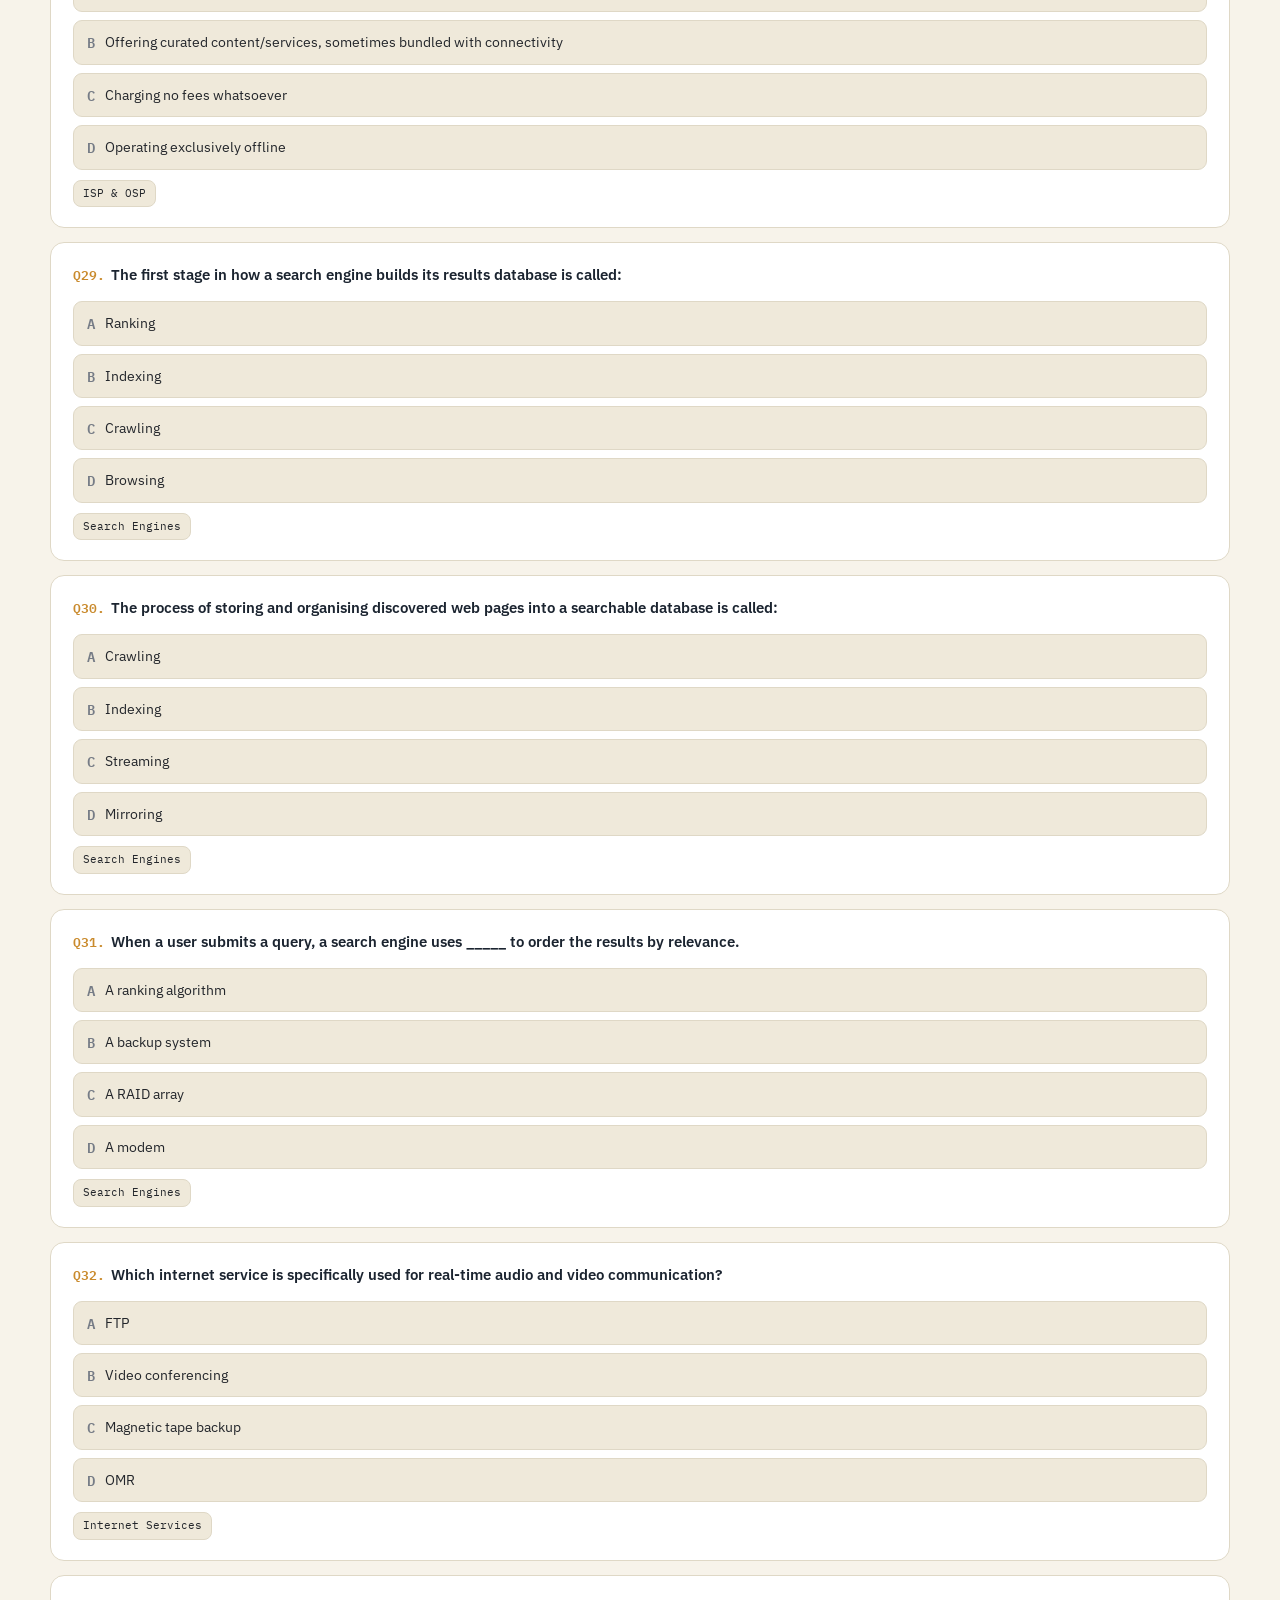
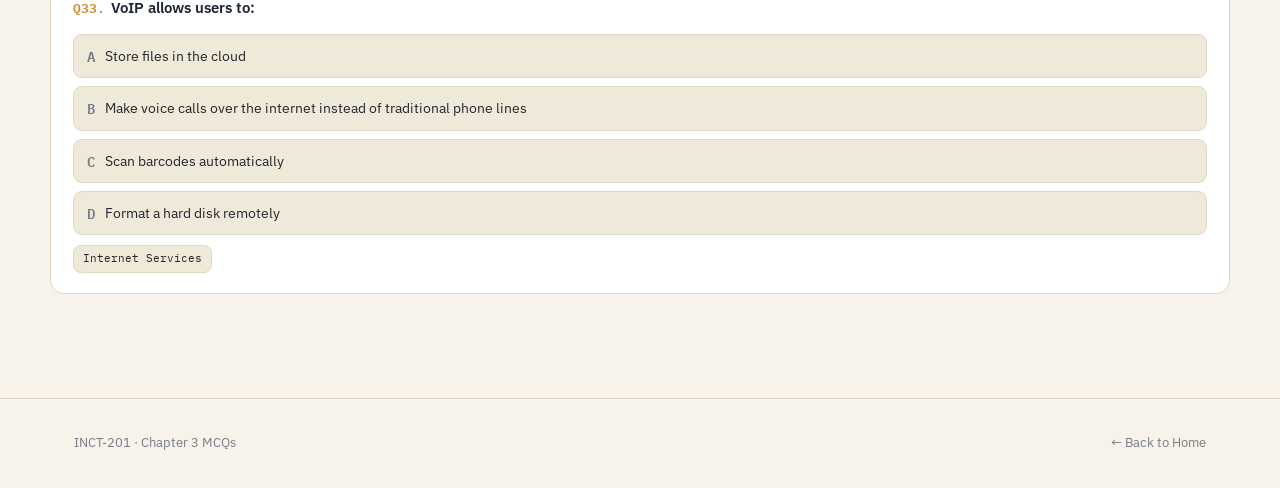
<file: mcqs/chapter-3.html>
<!DOCTYPE html>
<html lang="en">
<head>
<meta charset="UTF-8">
<meta name="viewport" content="width=device-width, initial-scale=1.0">
<title>Chapter 3 MCQs · Networking & The Internet — INCT-201</title>
<link rel="stylesheet" href="../css/style.css">
</head>
<body>

<header class="topbar">
  <div class="wrap">
    <div class="brand">
      <span class="code">INCT-201</span>
      <span class="title">Exam Companion</span>
    </div>
    <nav class="topnav">
      <a href="../index.html">Home</a>
      <a href="../notes/chapter-3.html">Notes</a>
      <a href="../short-questions/chapter-3.html">Short Qs</a>
      <a href="../long-questions/chapter-3.html">Long Qs</a>
      <a href="chapter-3.html" class="active">MCQs</a>
    </nav>
    <button class="theme-toggle" aria-label="Toggle dark mode">☾</button>
  </div>
</header>

<section class="page-head">
  <div class="wrap">
    <div class="crumb"><a href="../index.html">Home</a> / Chapter 03 / MCQs</div>
    <h1>Chapter 3 — MCQ Bank</h1>
    <p class="sub">33 most important objective questions on Networking &amp; The Internet.</p>

    <div class="tabs">
      <a href="../notes/chapter-3.html">Notes</a>
      <a href="../short-questions/chapter-3.html">Short Questions</a>
      <a href="../long-questions/chapter-3.html">Long Questions</a>
      <a href="chapter-3.html" class="active">MCQs</a>
    </div>
    <div class="chapter-switch">
      <a href="chapter-1.html">Chapter 1</a>
      <a href="chapter-2.html">Chapter 2</a>
      <a href="chapter-3.html" class="active">Chapter 3</a>
    </div>
  </div>
</section>

<div class="wrap" style="padding:28px 0 70px;">

  <div id="scoreBar" class="score-bar">
    <div class="sc">Attempted: <b class="attempted">0</b>/<span class="total">33</span></div>
    <div class="sc">Correct: <b class="correct">0</b></div>
    <div class="sc">Accuracy: <b class="pct">0%</b></div>
    <button class="btn" id="resetQuiz">↺ Restart</button>
  </div>

  <div class="toolbar">
    <input type="search" id="mcqSearch" placeholder="Search this chapter's MCQs by keyword…">
  </div>

  <div id="mcqContainer"></div>

</div>

<footer>
  <div class="wrap">
    <div>INCT-201 · Chapter 3 MCQs</div>
    <div><a href="../index.html">← Back to Home</a></div>
  </div>
</footer>

<script src="../js/main.js"></script>
<script src="../js/quiz-engine.js"></script>
<script>
const chapter3MCQs = [
  {q:"Which communication medium transmits data as pulses of light through glass or plastic strands?", options:["Twisted pair cable","Coaxial cable","Fiber optic cable","Infrared"], correct:2, explain:"Fiber optic cable carries light signals, offering the highest speed and immunity to electrical interference.", topic:"Cables"},
  {q:"Twisted pair cable is most commonly associated with:", options:["Satellite links","LANs and telephone lines","Fiber backbones only","Microwave towers"], correct:1, explain:"Twisted pair is the cheap, common cabling used in office LANs and traditional telephone lines.", topic:"Cables"},
  {q:"Coaxial cable's central copper conductor is surrounded by:", options:["Nothing at all","Shielding that reduces interference","A layer of fiber glass","A wireless antenna"], correct:1, explain:"The shielding layer in coaxial cable gives it better interference resistance than twisted pair.", topic:"Cables"},
  {q:"Which wireless medium is used for very short-range, line-of-sight signals, such as TV remote controls?", options:["Satellite","Microwave","Infrared","Wi-Fi"], correct:2, explain:"Infrared requires a direct line of sight and works only over a short distance.", topic:"Wireless Media"},
  {q:"Which wireless technology is used to connect nearby personal devices, such as wireless earphones to a phone?", options:["Satellite","Bluetooth","Microwave","Coaxial"], correct:1, explain:"Bluetooth is designed for short-range communication between personal devices.", topic:"Wireless Media"},
  {q:"Wi-Fi is best described as:", options:["A type of fiber optic cable","Wireless local area networking","A satellite-only technology","A type of computer virus"], correct:1, explain:"Wi-Fi provides the wireless equivalent of a local area network (LAN).", topic:"Wireless Media"},
  {q:"A satellite communication link is particularly useful when:", options:["Two devices are in the same room","Laying physical cable is impractical, such as for remote or global coverage","Only short-range transfer is needed","No signal needs to travel at all"], correct:1, explain:"Satellites relay signals globally where ground cabling would be too costly or impossible.", topic:"Wireless Media"},
  {q:"A protocol, in networking, is best defined as:", options:["A type of cable","A physical network device","A set of agreed rules governing data communication","A search engine algorithm"], correct:2, explain:"Protocols are the rules that let different systems communicate reliably with one another.", topic:"Protocols"},
  {q:"Which protocol suite forms the foundational addressing and delivery system of the Internet?", options:["HTTP","FTP","TCP/IP","SMTP only"], correct:2, explain:"TCP/IP is the core protocol suite underlying all internet communication.", topic:"Protocols"},
  {q:"HTTP primarily governs:", options:["How files are transferred between computers","How web pages are requested and delivered between browser and server","How emails are sent","How disks are formatted"], correct:1, explain:"HTTP (and HTTPS) is the protocol browsers and web servers use to exchange web content.", topic:"Protocols"},
  {q:"FTP is mainly used for:", options:["Sending emails","Transferring files between computers over a network","Browsing social media","Ranking search results"], correct:1, explain:"FTP (File Transfer Protocol) is specifically designed for moving files between systems.", topic:"Protocols"},
  {q:"In a Star network topology, all devices connect to:", options:["Each other directly, with no central point","One central hub or switch","A single shared backbone cable only","A satellite in orbit"], correct:1, explain:"Star topology routes all traffic through one central connecting device.", topic:"Topologies"},
  {q:"The main weakness of a Star topology is that:", options:["It is impossible to set up","If the central hub fails, the entire network goes down","It cannot support more than two devices","It has no central point at all"], correct:1, explain:"Since every device depends on the hub, the hub becomes a single point of failure.", topic:"Topologies"},
  {q:"In a Bus topology, all devices are connected to:", options:["A single shared backbone cable","Their own individual central hub","Each other only in pairs","A satellite uplink"], correct:0, explain:"Bus topology runs all devices off one shared cable, the network's backbone.", topic:"Topologies"},
  {q:"A key disadvantage of Bus topology is that:", options:["It always needs a central hub","A break anywhere in the main cable can disrupt the entire network","It cannot be installed cheaply","It requires fiber optic cable only"], correct:1, explain:"Since all devices share one cable, a single break can take down the whole network.", topic:"Topologies"},
  {q:"In a Ring topology, each device is connected to:", options:["Every other device directly","Exactly two neighbouring devices, forming a closed loop","A single central hub","No other device at all"], correct:1, explain:"Ring topology forms a continuous loop where each node links to exactly two neighbours.", topic:"Topologies"},
  {q:"LAN stands for:", options:["Large Area Network","Local Area Network","Limited Access Node","Linked Area Node"], correct:1, explain:"LAN = Local Area Network, confined to a small geographic area like one building.", topic:"LAN & WAN"},
  {q:"A WAN typically covers:", options:["A single room","A single building only","A large geographic area such as cities or countries","No area at all"], correct:2, explain:"WANs span much larger distances than LANs, often connecting multiple LANs together.", topic:"LAN & WAN"},
  {q:"Which of the following best exemplifies a WAN?", options:["A home Wi-Fi network","A single office network","The Internet itself","A Bluetooth connection between two phones"], correct:2, explain:"The Internet connects networks across the entire globe — the largest WAN in existence.", topic:"LAN & WAN"},
  {q:"ARPANET, the precursor to the modern Internet, was originally funded by:", options:["A private telecom company","The U.S. Advanced Research Projects Agency (ARPA)","A university student club","An international search engine company"], correct:1, explain:"ARPA (part of the U.S. Department of Defense) funded the original ARPANET project.", topic:"Internet History"},
  {q:"The first node of ARPANET — often called its 'birthplace' — was established at:", options:["Harvard University","Stanford University","UCLA (University of California, Los Angeles)","MIT"], correct:2, explain:"UCLA hosted the very first ARPANET node, installed in 1969.", topic:"Internet History"},
  {q:"ARPANET adopted which protocol in 1983, laying the technical foundation of today's Internet?", options:["HTTP","FTP","TCP/IP","SMTP"], correct:2, explain:"The 1983 switch to TCP/IP standardised how all connected networks communicated.", topic:"Internet History"},
  {q:"The World Wide Web, which made the Internet broadly accessible through hyperlinked pages, was invented by:", options:["Bill Gates","Tim Berners-Lee","Steve Jobs","Mark Zuckerberg"], correct:1, explain:"Tim Berners-Lee created the World Wide Web around 1989–91.", topic:"Internet History"},
  {q:"A 'web link' (hyperlink) is best described as:", options:["A type of computer virus","A clickable reference that takes the user to another page or resource","A wireless connection type","A search engine ranking factor"], correct:1, explain:"Hyperlinks are the clickable connections that let users navigate between web resources.", topic:"Browsers"},
  {q:"Which of the following is NOT typically a feature of a web browser?", options:["Address bar","Bookmarks","Tabs","Hard disk formatting"], correct:3, explain:"Formatting a hard disk is an operating system/disk utility function, not a browser feature.", topic:"Browsers"},
  {q:"The browser feature that lets a user save frequently visited pages for quick access later is called:", options:["Cache clearing","Bookmarks / Favourites","Incognito mode","Pop-up blocking"], correct:1, explain:"Bookmarks let users store links to pages they want to revisit easily.", topic:"Browsers"},
  {q:"An Internet Service Provider (ISP) primarily provides:", options:["Curated entertainment content only","Access and connectivity to the Internet","Search engine ranking services","Computer hardware repair"], correct:1, explain:"An ISP's core role is supplying a connection to the internet, typically for a fee.", topic:"ISP & OSP"},
  {q:"An Online Service Provider (OSP) is best distinguished from a plain ISP by:", options:["Never providing internet access of any kind","Offering curated content/services, sometimes bundled with connectivity","Charging no fees whatsoever","Operating exclusively offline"], correct:1, explain:"OSPs (like the historical AOL) combine specific content/services with — or alongside — connectivity.", topic:"ISP & OSP"},
  {q:"The first stage in how a search engine builds its results database is called:", options:["Ranking","Indexing","Crawling","Browsing"], correct:2, explain:"Crawling is the automated process of scanning web pages across the internet.", topic:"Search Engines"},
  {q:"The process of storing and organising discovered web pages into a searchable database is called:", options:["Crawling","Indexing","Streaming","Mirroring"], correct:1, explain:"Indexing organises crawled pages so they can be retrieved quickly during a search.", topic:"Search Engines"},
  {q:"When a user submits a query, a search engine uses _____ to order the results by relevance.", options:["A ranking algorithm","A backup system","A RAID array","A modem"], correct:0, explain:"Ranking algorithms decide which results are shown first based on relevance signals.", topic:"Search Engines"},
  {q:"Which internet service is specifically used for real-time audio and video communication?", options:["FTP","Video conferencing","Magnetic tape backup","OMR"], correct:1, explain:"Video conferencing tools (e.g. Zoom, Google Meet) enable live audio/video calls over the internet.", topic:"Internet Services"},
  {q:"VoIP allows users to:", options:["Store files in the cloud","Make voice calls over the internet instead of traditional phone lines","Scan barcodes automatically","Format a hard disk remotely"], correct:1, explain:"VoIP (Voice over Internet Protocol) carries voice calls as internet data rather than traditional telephony signals.", topic:"Internet Services"}
];
renderMCQs("mcqContainer", chapter3MCQs, "ch3");
ICT201.initSearch("mcqSearch", ".mcq-card");
</script>
</body>
</html>
</file>
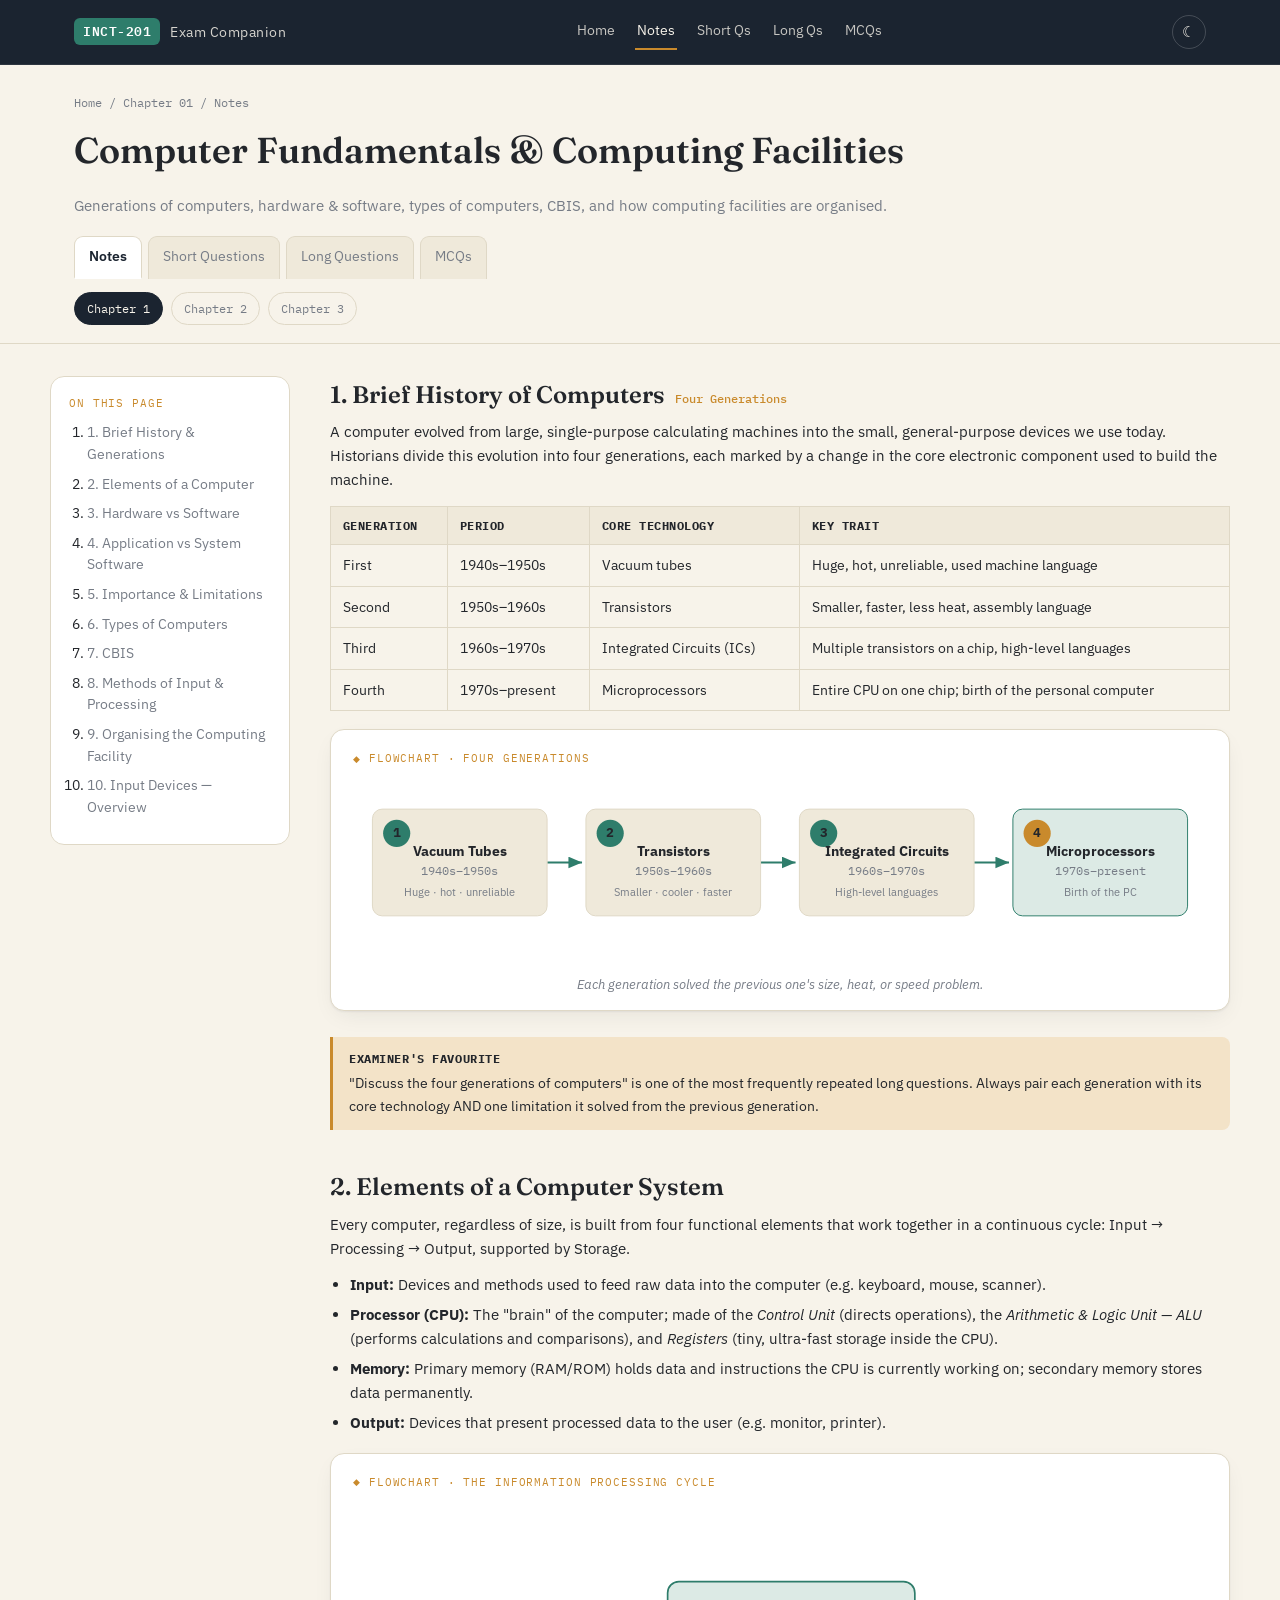
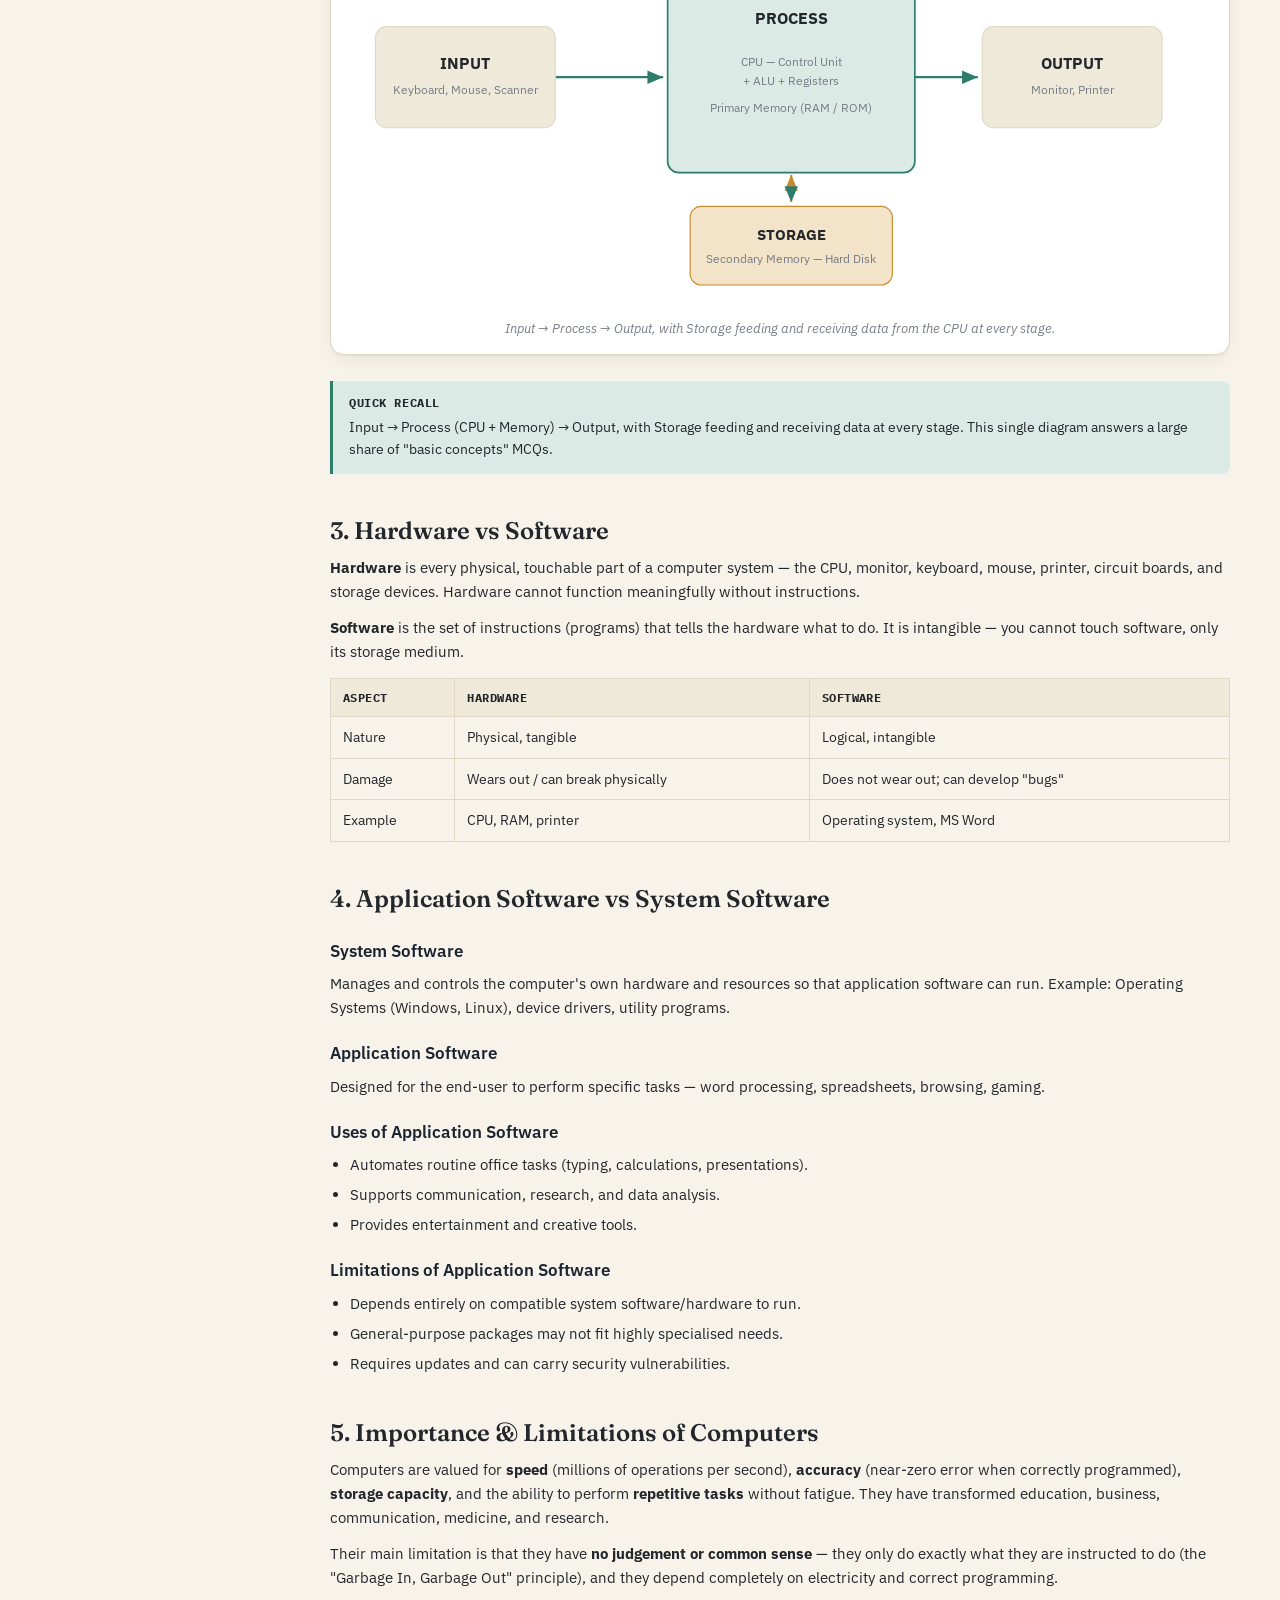
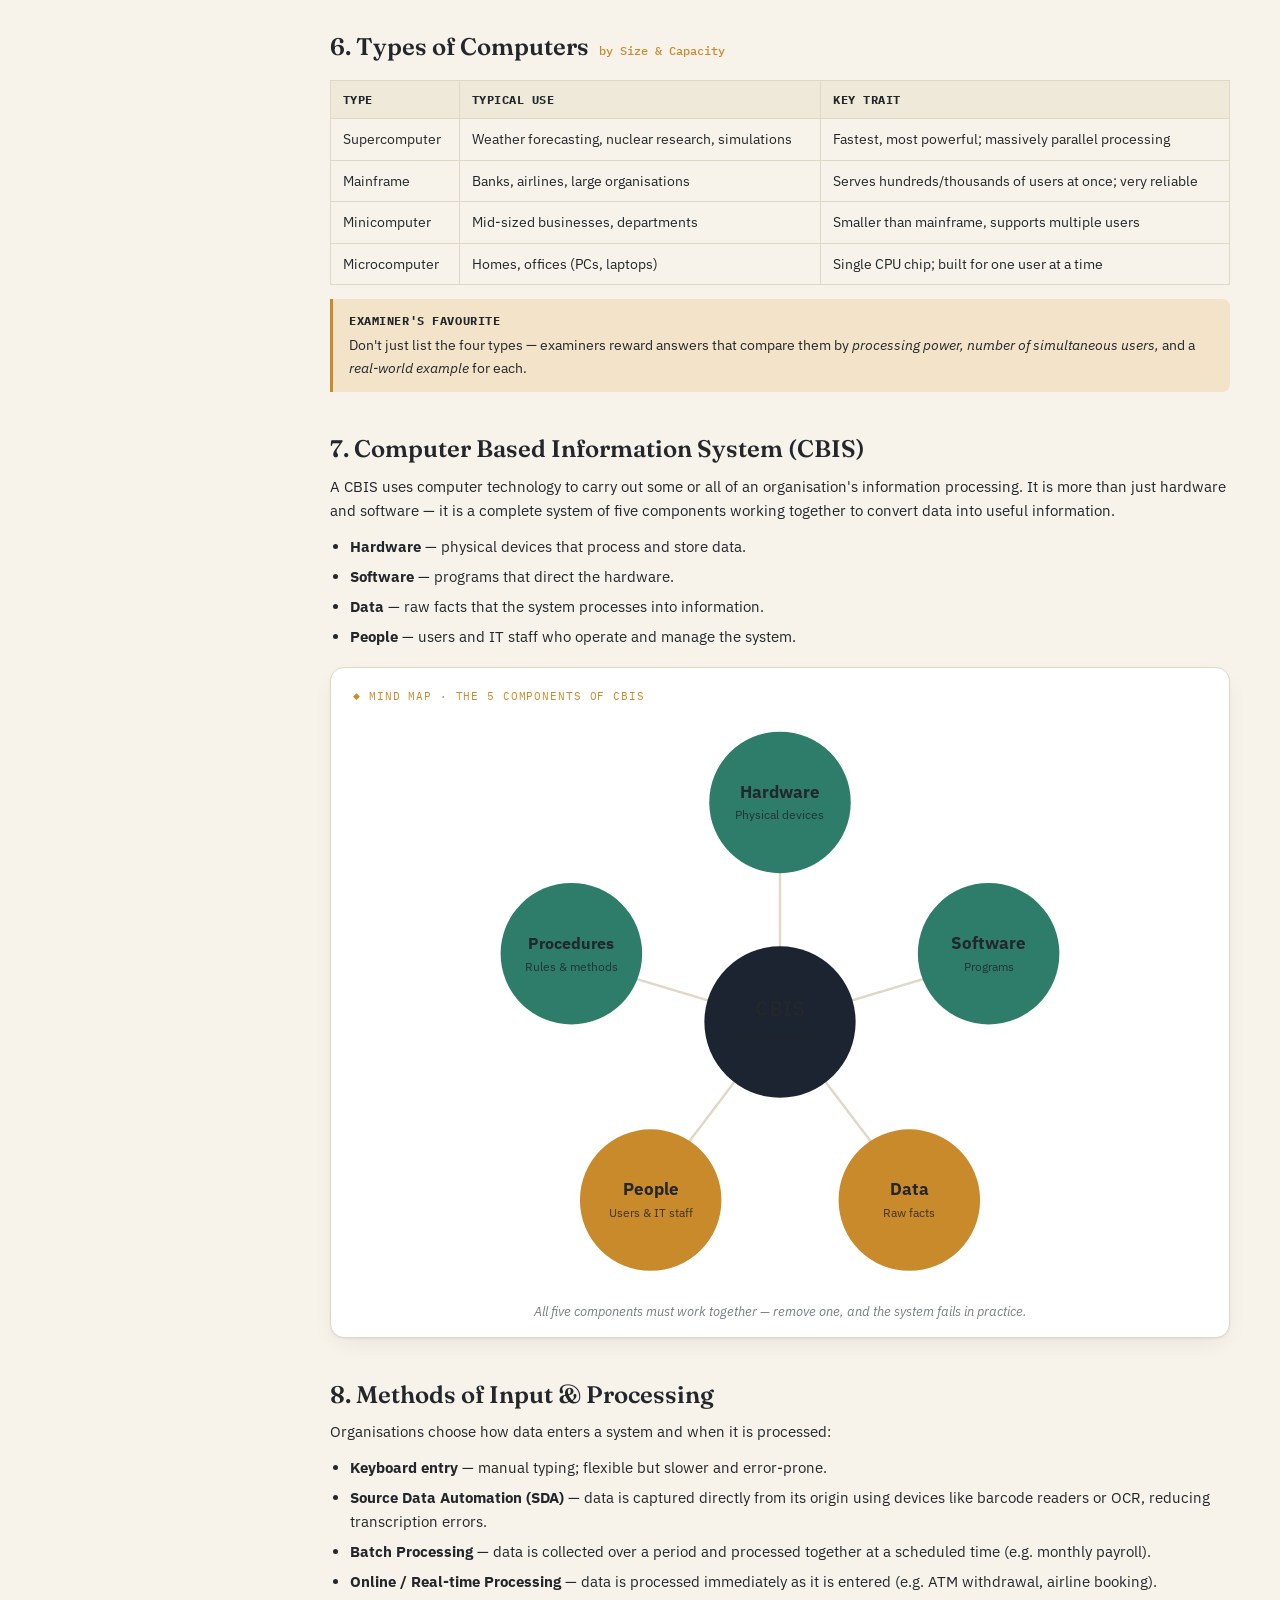
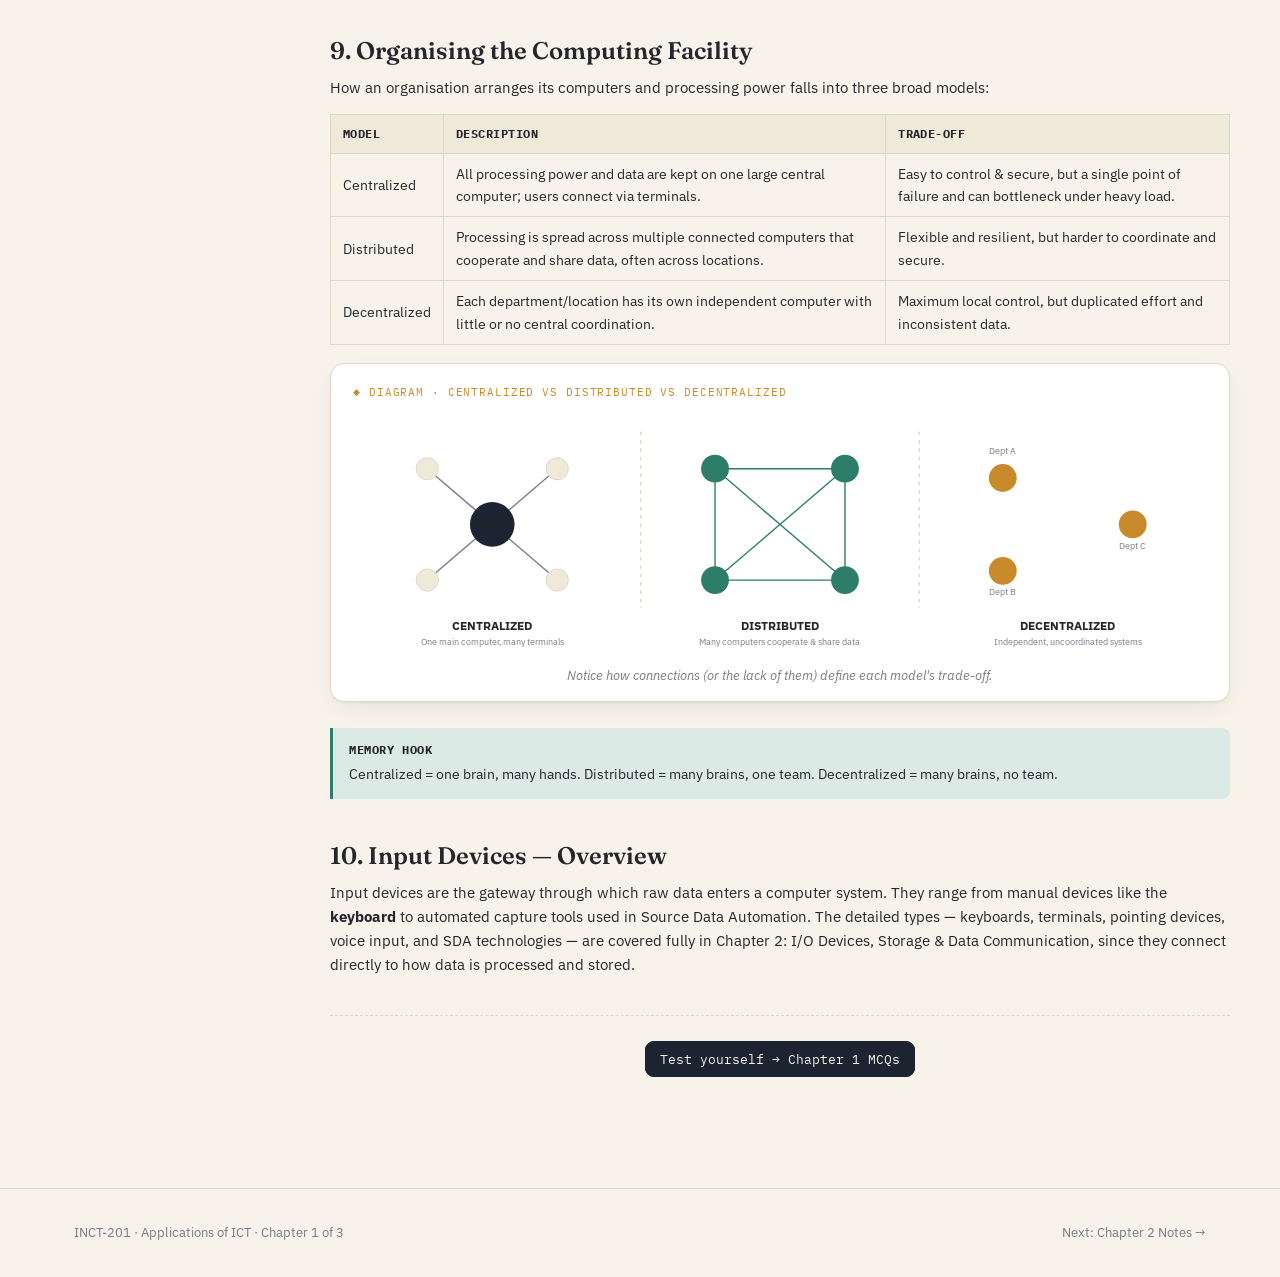
<file: notes/chapter-1.html>
<!DOCTYPE html>
<html lang="en">
<head>
<meta charset="UTF-8">
<meta name="viewport" content="width=device-width, initial-scale=1.0">
<title>Chapter 1 Notes · Computer Fundamentals — INCT-201</title>
<link rel="stylesheet" href="../css/style.css">
</head>
<body>

<header class="topbar">
  <div class="wrap">
    <div class="brand">
      <span class="code">INCT-201</span>
      <span class="title">Exam Companion</span>
    </div>
    <nav class="topnav">
      <a href="../index.html">Home</a>
      <a href="chapter-1.html" class="active">Notes</a>
      <a href="../short-questions/chapter-1.html">Short Qs</a>
      <a href="../long-questions/chapter-1.html">Long Qs</a>
      <a href="../mcqs/chapter-1.html">MCQs</a>
    </nav>
    <button class="theme-toggle" aria-label="Toggle dark mode">☾</button>
  </div>
</header>

<section class="page-head">
  <div class="wrap">
    <div class="crumb"><a href="../index.html">Home</a> / Chapter 01 / Notes</div>
    <h1>Computer Fundamentals &amp; Computing Facilities</h1>
    <p class="sub">Generations of computers, hardware &amp; software, types of computers, CBIS, and how computing facilities are organised.</p>

    <div class="tabs">
      <a href="chapter-1.html" class="active">Notes</a>
      <a href="../short-questions/chapter-1.html">Short Questions</a>
      <a href="../long-questions/chapter-1.html">Long Questions</a>
      <a href="../mcqs/chapter-1.html">MCQs</a>
    </div>
    <div class="chapter-switch">
      <a href="chapter-1.html" class="active">Chapter 1</a>
      <a href="chapter-2.html">Chapter 2</a>
      <a href="chapter-3.html">Chapter 3</a>
    </div>
  </div>
</section>

<div class="wrap content-shell">

  <aside class="toc">
    <div class="toc-label">On this page</div>
    <ol>
      <li><a href="#history">1. Brief History &amp; Generations</a></li>
      <li><a href="#elements">2. Elements of a Computer</a></li>
      <li><a href="#hw-sw">3. Hardware vs Software</a></li>
      <li><a href="#app-sys">4. Application vs System Software</a></li>
      <li><a href="#importance">5. Importance &amp; Limitations</a></li>
      <li><a href="#types">6. Types of Computers</a></li>
      <li><a href="#cbis">7. CBIS</a></li>
      <li><a href="#methods">8. Methods of Input &amp; Processing</a></li>
      <li><a href="#facility">9. Organising the Computing Facility</a></li>
      <li><a href="#input-devices">10. Input Devices — Overview</a></li>
    </ol>
  </aside>

  <main>

    <div class="note-section" id="history">
      <h2>1. Brief History of Computers <span class="tag">Four Generations</span></h2>
      <p>A computer evolved from large, single-purpose calculating machines into the small, general-purpose devices we use today. Historians divide this evolution into four generations, each marked by a change in the core electronic component used to build the machine.</p>

      <table class="compare">
        <tr><th>Generation</th><th>Period</th><th>Core Technology</th><th>Key Trait</th></tr>
        <tr><td>First</td><td>1940s–1950s</td><td>Vacuum tubes</td><td>Huge, hot, unreliable, used machine language</td></tr>
        <tr><td>Second</td><td>1950s–1960s</td><td>Transistors</td><td>Smaller, faster, less heat, assembly language</td></tr>
        <tr><td>Third</td><td>1960s–1970s</td><td>Integrated Circuits (ICs)</td><td>Multiple transistors on a chip, high-level languages</td></tr>
        <tr><td>Fourth</td><td>1970s–present</td><td>Microprocessors</td><td>Entire CPU on one chip; birth of the personal computer</td></tr>
      </table>

      <div class="diagram-card">
        <div class="diagram-label">Flowchart · Four Generations</div>
        <svg viewBox="0 0 880 190" xmlns="http://www.w3.org/2000/svg">
          <defs>
            <marker id="g-arrow" markerWidth="10" markerHeight="10" refX="7" refY="3" orient="auto">
              <path d="M0,0 L7,3 L0,6 Z" fill="var(--signal)"></path>
            </marker>
          </defs>
          <line x1="200" y1="85" x2="236" y2="85" stroke="var(--signal)" stroke-width="2" marker-end="url(#g-arrow)"></line>
          <line x1="420" y1="85" x2="456" y2="85" stroke="var(--signal)" stroke-width="2" marker-end="url(#g-arrow)"></line>
          <line x1="640" y1="85" x2="676" y2="85" stroke="var(--signal)" stroke-width="2" marker-end="url(#g-arrow)"></line>

          <rect x="20" y="30" width="180" height="110" rx="10" fill="var(--paper-dim)" stroke="var(--line)"></rect>
          <circle cx="45" cy="55" r="14" fill="var(--signal)"></circle>
          <text x="45" y="59" text-anchor="middle" font-size="13" font-weight="700" fill="#fff">1</text>
          <text x="110" y="78" text-anchor="middle" font-size="14" font-weight="700">Vacuum Tubes</text>
          <text x="110" y="98" text-anchor="middle" font-size="12" class="dg-faint dg-mono">1940s–1950s</text>
          <text x="110" y="120" text-anchor="middle" font-size="11" class="dg-faint">Huge · hot · unreliable</text>

          <rect x="240" y="30" width="180" height="110" rx="10" fill="var(--paper-dim)" stroke="var(--line)"></rect>
          <circle cx="265" cy="55" r="14" fill="var(--signal)"></circle>
          <text x="265" y="59" text-anchor="middle" font-size="13" font-weight="700" fill="#fff">2</text>
          <text x="330" y="78" text-anchor="middle" font-size="14" font-weight="700">Transistors</text>
          <text x="330" y="98" text-anchor="middle" font-size="12" class="dg-faint dg-mono">1950s–1960s</text>
          <text x="330" y="120" text-anchor="middle" font-size="11" class="dg-faint">Smaller · cooler · faster</text>

          <rect x="460" y="30" width="180" height="110" rx="10" fill="var(--paper-dim)" stroke="var(--line)"></rect>
          <circle cx="485" cy="55" r="14" fill="var(--signal)"></circle>
          <text x="485" y="59" text-anchor="middle" font-size="13" font-weight="700" fill="#fff">3</text>
          <text x="550" y="78" text-anchor="middle" font-size="14" font-weight="700">Integrated Circuits</text>
          <text x="550" y="98" text-anchor="middle" font-size="12" class="dg-faint dg-mono">1960s–1970s</text>
          <text x="550" y="120" text-anchor="middle" font-size="11" class="dg-faint">High-level languages</text>

          <rect x="680" y="30" width="180" height="110" rx="10" fill="var(--signal-dim)" stroke="var(--signal)"></rect>
          <circle cx="705" cy="55" r="14" fill="var(--amber)"></circle>
          <text x="705" y="59" text-anchor="middle" font-size="13" font-weight="700" fill="#fff">4</text>
          <text x="770" y="78" text-anchor="middle" font-size="14" font-weight="700">Microprocessors</text>
          <text x="770" y="98" text-anchor="middle" font-size="12" class="dg-faint dg-mono">1970s–present</text>
          <text x="770" y="120" text-anchor="middle" font-size="11" class="dg-faint">Birth of the PC</text>
        </svg>
        <div class="diagram-caption">Each generation solved the previous one's size, heat, or speed problem.</div>
      </div>

      <div class="callout exam">
        <strong>Examiner's Favourite</strong>
        "Discuss the four generations of computers" is one of the most frequently repeated long questions. Always pair each generation with its core technology AND one limitation it solved from the previous generation.
      </div>
    </div>

    <div class="note-section" id="elements">
      <h2>2. Elements of a Computer System</h2>
      <p>Every computer, regardless of size, is built from four functional elements that work together in a continuous cycle: Input → Processing → Output, supported by Storage.</p>
      <ul>
        <li><strong>Input:</strong> Devices and methods used to feed raw data into the computer (e.g. keyboard, mouse, scanner).</li>
        <li><strong>Processor (CPU):</strong> The "brain" of the computer; made of the <em>Control Unit</em> (directs operations), the <em>Arithmetic &amp; Logic Unit — ALU</em> (performs calculations and comparisons), and <em>Registers</em> (tiny, ultra-fast storage inside the CPU).</li>
        <li><strong>Memory:</strong> Primary memory (RAM/ROM) holds data and instructions the CPU is currently working on; secondary memory stores data permanently.</li>
        <li><strong>Output:</strong> Devices that present processed data to the user (e.g. monitor, printer).</li>
      </ul>

      <div class="diagram-card">
        <div class="diagram-label">Flowchart · The Information Processing Cycle</div>
        <svg viewBox="0 0 760 360" xmlns="http://www.w3.org/2000/svg">
          <defs>
            <marker id="ip-arrow" markerWidth="10" markerHeight="10" refX="7" refY="3" orient="auto">
              <path d="M0,0 L7,3 L0,6 Z" fill="var(--signal)"></path>
            </marker>
            <marker id="ip-arrow-rev" markerWidth="10" markerHeight="10" refX="7" refY="3" orient="auto-start-reverse">
              <path d="M0,0 L7,3 L0,6 Z" fill="var(--amber)"></path>
            </marker>
          </defs>

          <line x1="180" y1="155" x2="276" y2="155" stroke="var(--signal)" stroke-width="2" marker-end="url(#ip-arrow)"></line>
          <line x1="500" y1="155" x2="556" y2="155" stroke="var(--signal)" stroke-width="2" marker-end="url(#ip-arrow)"></line>
          <line x1="390" y1="242" x2="390" y2="266" stroke="var(--amber)" stroke-width="2" marker-end="url(#ip-arrow)" marker-start="url(#ip-arrow-rev)"></line>

          <rect x="20" y="110" width="160" height="90" rx="10" fill="var(--paper-dim)" stroke="var(--line)"></rect>
          <text x="100" y="148" text-anchor="middle" font-size="14" font-weight="700">INPUT</text>
          <text x="100" y="170" text-anchor="middle" font-size="11" class="dg-faint">Keyboard, Mouse, Scanner</text>

          <rect x="280" y="70" width="220" height="170" rx="10" fill="var(--signal-dim)" stroke="var(--signal)" stroke-width="1.5"></rect>
          <text x="390" y="108" text-anchor="middle" font-size="14" font-weight="700">PROCESS</text>
          <text x="390" y="145" text-anchor="middle" font-size="11" class="dg-faint">CPU — Control Unit</text>
          <text x="390" y="162" text-anchor="middle" font-size="11" class="dg-faint">+ ALU + Registers</text>
          <text x="390" y="186" text-anchor="middle" font-size="11" class="dg-faint">Primary Memory (RAM / ROM)</text>

          <rect x="560" y="110" width="160" height="90" rx="10" fill="var(--paper-dim)" stroke="var(--line)"></rect>
          <text x="640" y="148" text-anchor="middle" font-size="14" font-weight="700">OUTPUT</text>
          <text x="640" y="170" text-anchor="middle" font-size="11" class="dg-faint">Monitor, Printer</text>

          <rect x="300" y="270" width="180" height="70" rx="10" fill="var(--amber-dim)" stroke="var(--amber)"></rect>
          <text x="390" y="300" text-anchor="middle" font-size="13" font-weight="700">STORAGE</text>
          <text x="390" y="320" text-anchor="middle" font-size="11" class="dg-faint">Secondary Memory — Hard Disk</text>
        </svg>
        <div class="diagram-caption">Input → Process → Output, with Storage feeding and receiving data from the CPU at every stage.</div>
      </div>

      <div class="callout">
        <strong>Quick Recall</strong>
        Input → Process (CPU + Memory) → Output, with Storage feeding and receiving data at every stage. This single diagram answers a large share of "basic concepts" MCQs.
      </div>
    </div>

    <div class="note-section" id="hw-sw">
      <h2>3. Hardware vs Software</h2>
      <p><strong>Hardware</strong> is every physical, touchable part of a computer system — the CPU, monitor, keyboard, mouse, printer, circuit boards, and storage devices. Hardware cannot function meaningfully without instructions.</p>
      <p><strong>Software</strong> is the set of instructions (programs) that tells the hardware what to do. It is intangible — you cannot touch software, only its storage medium.</p>
      <table class="compare">
        <tr><th>Aspect</th><th>Hardware</th><th>Software</th></tr>
        <tr><td>Nature</td><td>Physical, tangible</td><td>Logical, intangible</td></tr>
        <tr><td>Damage</td><td>Wears out / can break physically</td><td>Does not wear out; can develop "bugs"</td></tr>
        <tr><td>Example</td><td>CPU, RAM, printer</td><td>Operating system, MS Word</td></tr>
      </table>
    </div>

    <div class="note-section" id="app-sys">
      <h2>4. Application Software vs System Software</h2>
      <h3>System Software</h3>
      <p>Manages and controls the computer's own hardware and resources so that application software can run. Example: Operating Systems (Windows, Linux), device drivers, utility programs.</p>
      <h3>Application Software</h3>
      <p>Designed for the end-user to perform specific tasks — word processing, spreadsheets, browsing, gaming.</p>
      <h3>Uses of Application Software</h3>
      <ul>
        <li>Automates routine office tasks (typing, calculations, presentations).</li>
        <li>Supports communication, research, and data analysis.</li>
        <li>Provides entertainment and creative tools.</li>
      </ul>
      <h3>Limitations of Application Software</h3>
      <ul>
        <li>Depends entirely on compatible system software/hardware to run.</li>
        <li>General-purpose packages may not fit highly specialised needs.</li>
        <li>Requires updates and can carry security vulnerabilities.</li>
      </ul>
    </div>

    <div class="note-section" id="importance">
      <h2>5. Importance &amp; Limitations of Computers</h2>
      <p>Computers are valued for <strong>speed</strong> (millions of operations per second), <strong>accuracy</strong> (near-zero error when correctly programmed), <strong>storage capacity</strong>, and the ability to perform <strong>repetitive tasks</strong> without fatigue. They have transformed education, business, communication, medicine, and research.</p>
      <p>Their main limitation is that they have <strong>no judgement or common sense</strong> — they only do exactly what they are instructed to do (the "Garbage In, Garbage Out" principle), and they depend completely on electricity and correct programming.</p>
    </div>

    <div class="note-section" id="types">
      <h2>6. Types of Computers <span class="tag">by Size &amp; Capacity</span></h2>
      <table class="compare">
        <tr><th>Type</th><th>Typical Use</th><th>Key Trait</th></tr>
        <tr><td>Supercomputer</td><td>Weather forecasting, nuclear research, simulations</td><td>Fastest, most powerful; massively parallel processing</td></tr>
        <tr><td>Mainframe</td><td>Banks, airlines, large organisations</td><td>Serves hundreds/thousands of users at once; very reliable</td></tr>
        <tr><td>Minicomputer</td><td>Mid-sized businesses, departments</td><td>Smaller than mainframe, supports multiple users</td></tr>
        <tr><td>Microcomputer</td><td>Homes, offices (PCs, laptops)</td><td>Single CPU chip; built for one user at a time</td></tr>
      </table>
      <div class="callout exam">
        <strong>Examiner's Favourite</strong>
        Don't just list the four types — examiners reward answers that compare them by <em>processing power, number of simultaneous users,</em> and a <em>real-world example</em> for each.
      </div>
    </div>

    <div class="note-section" id="cbis">
      <h2>7. Computer Based Information System (CBIS)</h2>
      <p>A CBIS uses computer technology to carry out some or all of an organisation's information processing. It is more than just hardware and software — it is a complete system of five components working together to convert data into useful information.</p>
      <ul>
        <li><strong>Hardware</strong> — physical devices that process and store data.</li>
        <li><strong>Software</strong> — programs that direct the hardware.</li>
        <li><strong>Data</strong> — raw facts that the system processes into information.</li>
        <li><strong>People</strong> — users and IT staff who operate and manage the system.</li>
      </ul>

      <div class="diagram-card">
        <div class="diagram-label">Mind Map · The 5 Components of CBIS</div>
        <svg viewBox="0 0 700 470" xmlns="http://www.w3.org/2000/svg">
          <line x1="350" y1="250" x2="350" y2="90" stroke="var(--line)" stroke-width="2"></line>
          <line x1="350" y1="250" x2="500" y2="205" stroke="var(--line)" stroke-width="2"></line>
          <line x1="350" y1="250" x2="445" y2="375" stroke="var(--line)" stroke-width="2"></line>
          <line x1="350" y1="250" x2="255" y2="375" stroke="var(--line)" stroke-width="2"></line>
          <line x1="350" y1="250" x2="200" y2="205" stroke="var(--line)" stroke-width="2"></line>

          <circle cx="350" cy="250" r="62" fill="var(--ink)"></circle>
          <text x="350" y="245" text-anchor="middle" font-size="17" font-weight="700" fill="var(--paper)">CBIS</text>
          <text x="350" y="265" text-anchor="middle" font-size="9.5" fill="var(--paper)" opacity=".75">5 Components</text>

          <circle cx="350" cy="70" r="58" fill="var(--signal)"></circle>
          <text x="350" y="66" text-anchor="middle" font-size="14" font-weight="700" fill="#fff">Hardware</text>
          <text x="350" y="84" text-anchor="middle" font-size="9.5" fill="#fff" opacity=".85">Physical devices</text>

          <circle cx="521" cy="194" r="58" fill="var(--signal)"></circle>
          <text x="521" y="190" text-anchor="middle" font-size="14" font-weight="700" fill="#fff">Software</text>
          <text x="521" y="208" text-anchor="middle" font-size="9.5" fill="#fff" opacity=".85">Programs</text>

          <circle cx="456" cy="396" r="58" fill="var(--amber)"></circle>
          <text x="456" y="392" text-anchor="middle" font-size="14" font-weight="700" fill="#fff">Data</text>
          <text x="456" y="410" text-anchor="middle" font-size="9.5" fill="#fff" opacity=".85">Raw facts</text>

          <circle cx="244" cy="396" r="58" fill="var(--amber)"></circle>
          <text x="244" y="392" text-anchor="middle" font-size="14" font-weight="700" fill="#fff">People</text>
          <text x="244" y="410" text-anchor="middle" font-size="9.5" fill="#fff" opacity=".85">Users &amp; IT staff</text>

          <circle cx="179" cy="194" r="58" fill="var(--signal)"></circle>
          <text x="179" y="190" text-anchor="middle" font-size="13.5" font-weight="700" fill="#fff">Procedures</text>
          <text x="179" y="208" text-anchor="middle" font-size="9.5" fill="#fff" opacity=".85">Rules &amp; methods</text>
        </svg>
        <div class="diagram-caption">All five components must work together — remove one, and the system fails in practice.</div>
      </div>
    </div>

    <div class="note-section" id="methods">
      <h2>8. Methods of Input &amp; Processing</h2>
      <p>Organisations choose how data enters a system and when it is processed:</p>
      <ul>
        <li><strong>Keyboard entry</strong> — manual typing; flexible but slower and error-prone.</li>
        <li><strong>Source Data Automation (SDA)</strong> — data is captured directly from its origin using devices like barcode readers or OCR, reducing transcription errors.</li>
        <li><strong>Batch Processing</strong> — data is collected over a period and processed together at a scheduled time (e.g. monthly payroll).</li>
        <li><strong>Online / Real-time Processing</strong> — data is processed immediately as it is entered (e.g. ATM withdrawal, airline booking).</li>
      </ul>
    </div>

    <div class="note-section" id="facility">
      <h2>9. Organising the Computing Facility</h2>
      <p>How an organisation arranges its computers and processing power falls into three broad models:</p>
      <table class="compare">
        <tr><th>Model</th><th>Description</th><th>Trade-off</th></tr>
        <tr><td>Centralized</td><td>All processing power and data are kept on one large central computer; users connect via terminals.</td><td>Easy to control &amp; secure, but a single point of failure and can bottleneck under heavy load.</td></tr>
        <tr><td>Distributed</td><td>Processing is spread across multiple connected computers that cooperate and share data, often across locations.</td><td>Flexible and resilient, but harder to coordinate and secure.</td></tr>
        <tr><td>Decentralized</td><td>Each department/location has its own independent computer with little or no central coordination.</td><td>Maximum local control, but duplicated effort and inconsistent data.</td></tr>
      </table>

      <div class="diagram-card">
        <div class="diagram-label">Diagram · Centralized vs Distributed vs Decentralized</div>
        <svg viewBox="0 0 920 260" xmlns="http://www.w3.org/2000/svg">
          <line x1="310" y1="20" x2="310" y2="210" stroke="var(--line)" stroke-width="1.5" stroke-dasharray="4 5"></line>
          <line x1="610" y1="20" x2="610" y2="210" stroke="var(--line)" stroke-width="1.5" stroke-dasharray="4 5"></line>

          <!-- Centralized: hub and spoke -->
          <line x1="150" y1="120" x2="80" y2="60" stroke="var(--mist)" stroke-width="1.5"></line>
          <line x1="150" y1="120" x2="220" y2="60" stroke="var(--mist)" stroke-width="1.5"></line>
          <line x1="150" y1="120" x2="80" y2="180" stroke="var(--mist)" stroke-width="1.5"></line>
          <line x1="150" y1="120" x2="220" y2="180" stroke="var(--mist)" stroke-width="1.5"></line>
          <circle cx="80" cy="60" r="12" fill="var(--paper-dim)" stroke="var(--line)"></circle>
          <circle cx="220" cy="60" r="12" fill="var(--paper-dim)" stroke="var(--line)"></circle>
          <circle cx="80" cy="180" r="12" fill="var(--paper-dim)" stroke="var(--line)"></circle>
          <circle cx="220" cy="180" r="12" fill="var(--paper-dim)" stroke="var(--line)"></circle>
          <circle cx="150" cy="120" r="24" fill="var(--ink)"></circle>
          <text x="150" y="125" text-anchor="middle" font-size="10" font-weight="700" fill="var(--paper)">MAIN</text>
          <text x="150" y="234" text-anchor="middle" font-size="13" font-weight="700">CENTRALIZED</text>
          <text x="150" y="250" text-anchor="middle" font-size="10" class="dg-faint">One main computer, many terminals</text>

          <!-- Distributed: mesh -->
          <line x1="390" y1="60" x2="530" y2="60" stroke="var(--signal)" stroke-width="1.5"></line>
          <line x1="390" y1="60" x2="390" y2="180" stroke="var(--signal)" stroke-width="1.5"></line>
          <line x1="390" y1="60" x2="530" y2="180" stroke="var(--signal)" stroke-width="1.5"></line>
          <line x1="530" y1="60" x2="390" y2="180" stroke="var(--signal)" stroke-width="1.5"></line>
          <line x1="530" y1="60" x2="530" y2="180" stroke="var(--signal)" stroke-width="1.5"></line>
          <line x1="390" y1="180" x2="530" y2="180" stroke="var(--signal)" stroke-width="1.5"></line>
          <circle cx="390" cy="60" r="15" fill="var(--signal)"></circle>
          <circle cx="530" cy="60" r="15" fill="var(--signal)"></circle>
          <circle cx="390" cy="180" r="15" fill="var(--signal)"></circle>
          <circle cx="530" cy="180" r="15" fill="var(--signal)"></circle>
          <text x="460" y="234" text-anchor="middle" font-size="13" font-weight="700">DISTRIBUTED</text>
          <text x="460" y="250" text-anchor="middle" font-size="10" class="dg-faint">Many computers cooperate &amp; share data</text>

          <!-- Decentralized: isolated nodes -->
          <circle cx="700" cy="70" r="15" fill="var(--amber)"></circle>
          <circle cx="700" cy="170" r="15" fill="var(--amber)"></circle>
          <circle cx="840" cy="120" r="15" fill="var(--amber)"></circle>
          <text x="700" y="44" text-anchor="middle" font-size="9.5" class="dg-faint">Dept A</text>
          <text x="700" y="196" text-anchor="middle" font-size="9.5" class="dg-faint">Dept B</text>
          <text x="840" y="146" text-anchor="middle" font-size="9.5" class="dg-faint">Dept C</text>
          <text x="770" y="234" text-anchor="middle" font-size="13" font-weight="700">DECENTRALIZED</text>
          <text x="770" y="250" text-anchor="middle" font-size="10" class="dg-faint">Independent, uncoordinated systems</text>
        </svg>
        <div class="diagram-caption">Notice how connections (or the lack of them) define each model's trade-off.</div>
      </div>

      <div class="callout">
        <strong>Memory Hook</strong>
        Centralized = one brain, many hands. Distributed = many brains, one team. Decentralized = many brains, no team.
      </div>
    </div>

    <div class="note-section" id="input-devices">
      <h2>10. Input Devices — Overview</h2>
      <p>Input devices are the gateway through which raw data enters a computer system. They range from manual devices like the <strong>keyboard</strong> to automated capture tools used in Source Data Automation. The detailed types — keyboards, terminals, pointing devices, voice input, and SDA technologies — are covered fully in <a href="chapter-2.html">Chapter 2: I/O Devices, Storage &amp; Data Communication</a>, since they connect directly to how data is processed and stored.</p>
    </div>

    <hr class="div">
    <p style="text-align:center;"><a href="../mcqs/chapter-1.html" class="btn primary">Test yourself → Chapter 1 MCQs</a></p>

  </main>
</div>

<footer>
  <div class="wrap">
    <div>INCT-201 · Applications of ICT · Chapter 1 of 3</div>
    <div><a href="chapter-2.html">Next: Chapter 2 Notes →</a></div>
  </div>
</footer>

<script src="../js/main.js"></script>
<script>document.addEventListener("DOMContentLoaded", () => ICT201.markNotesVisited("ch1"));</script>
</body>
</html>
</file>
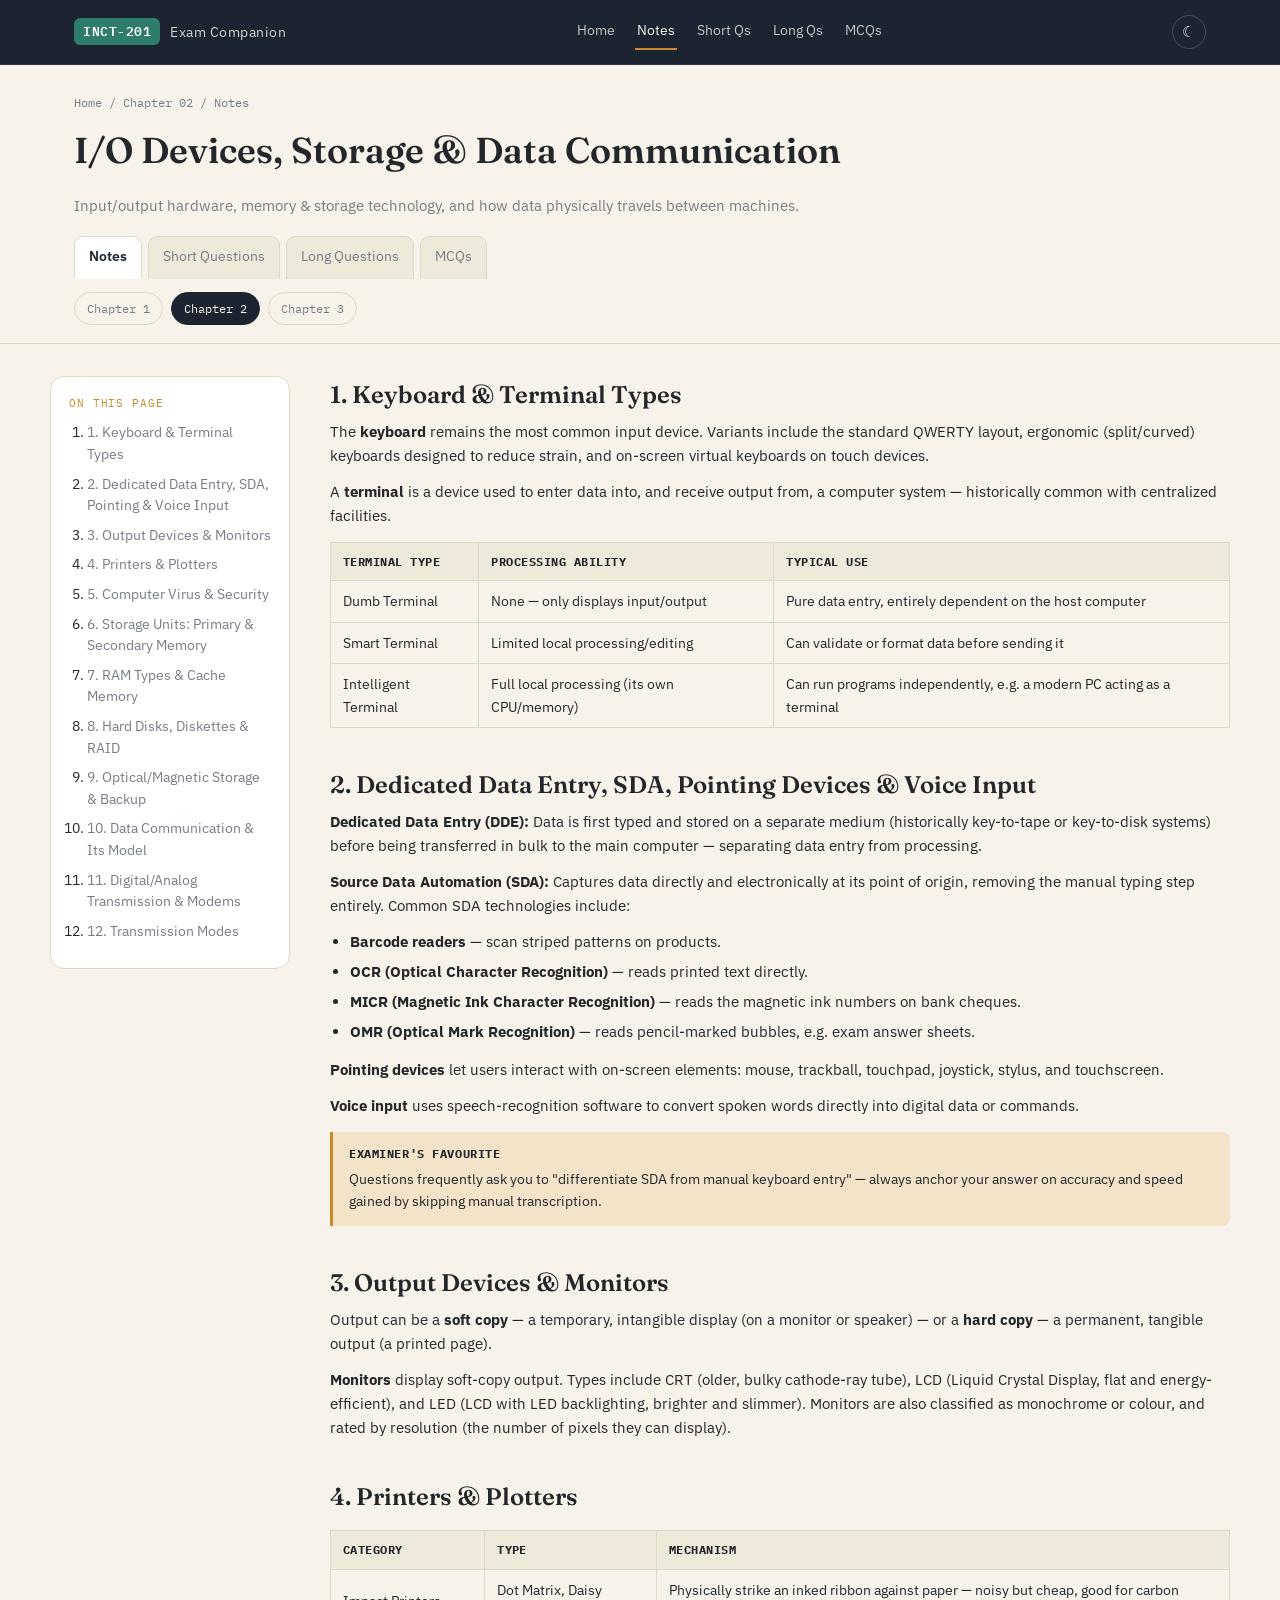
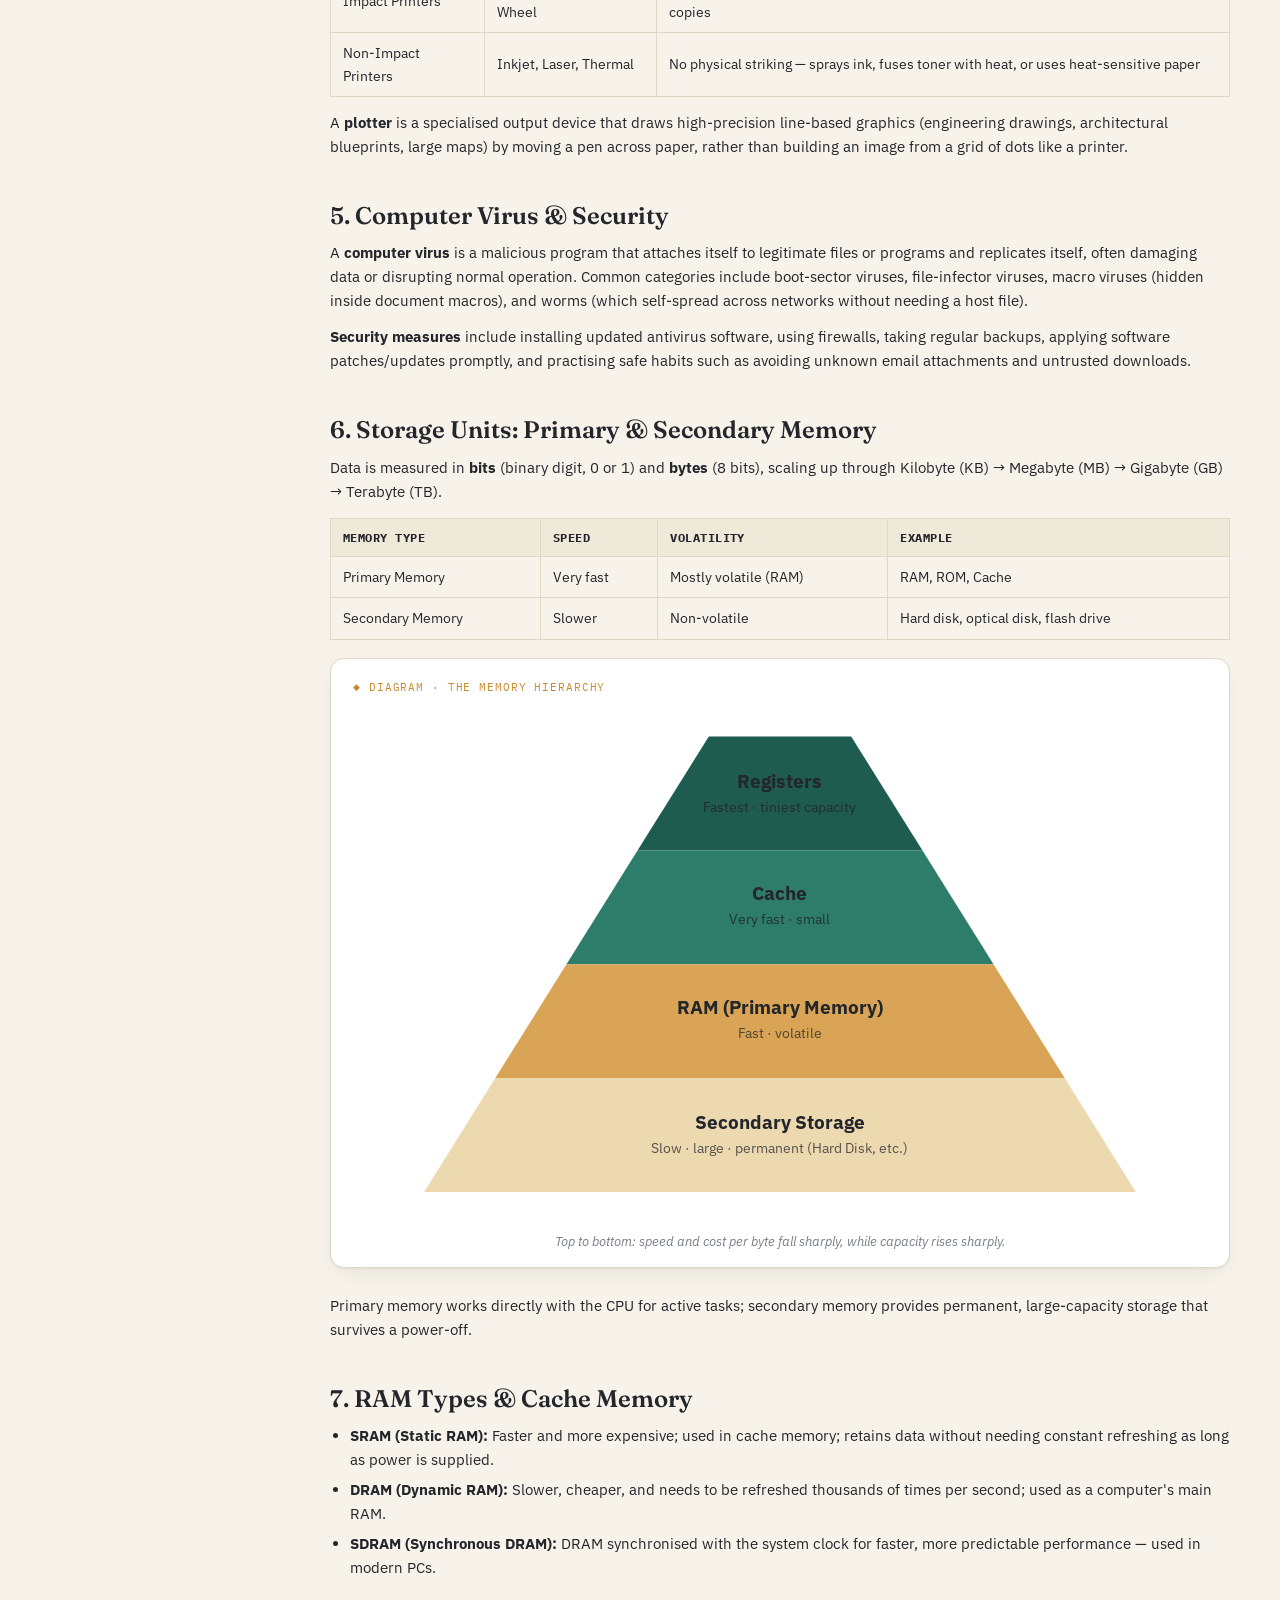
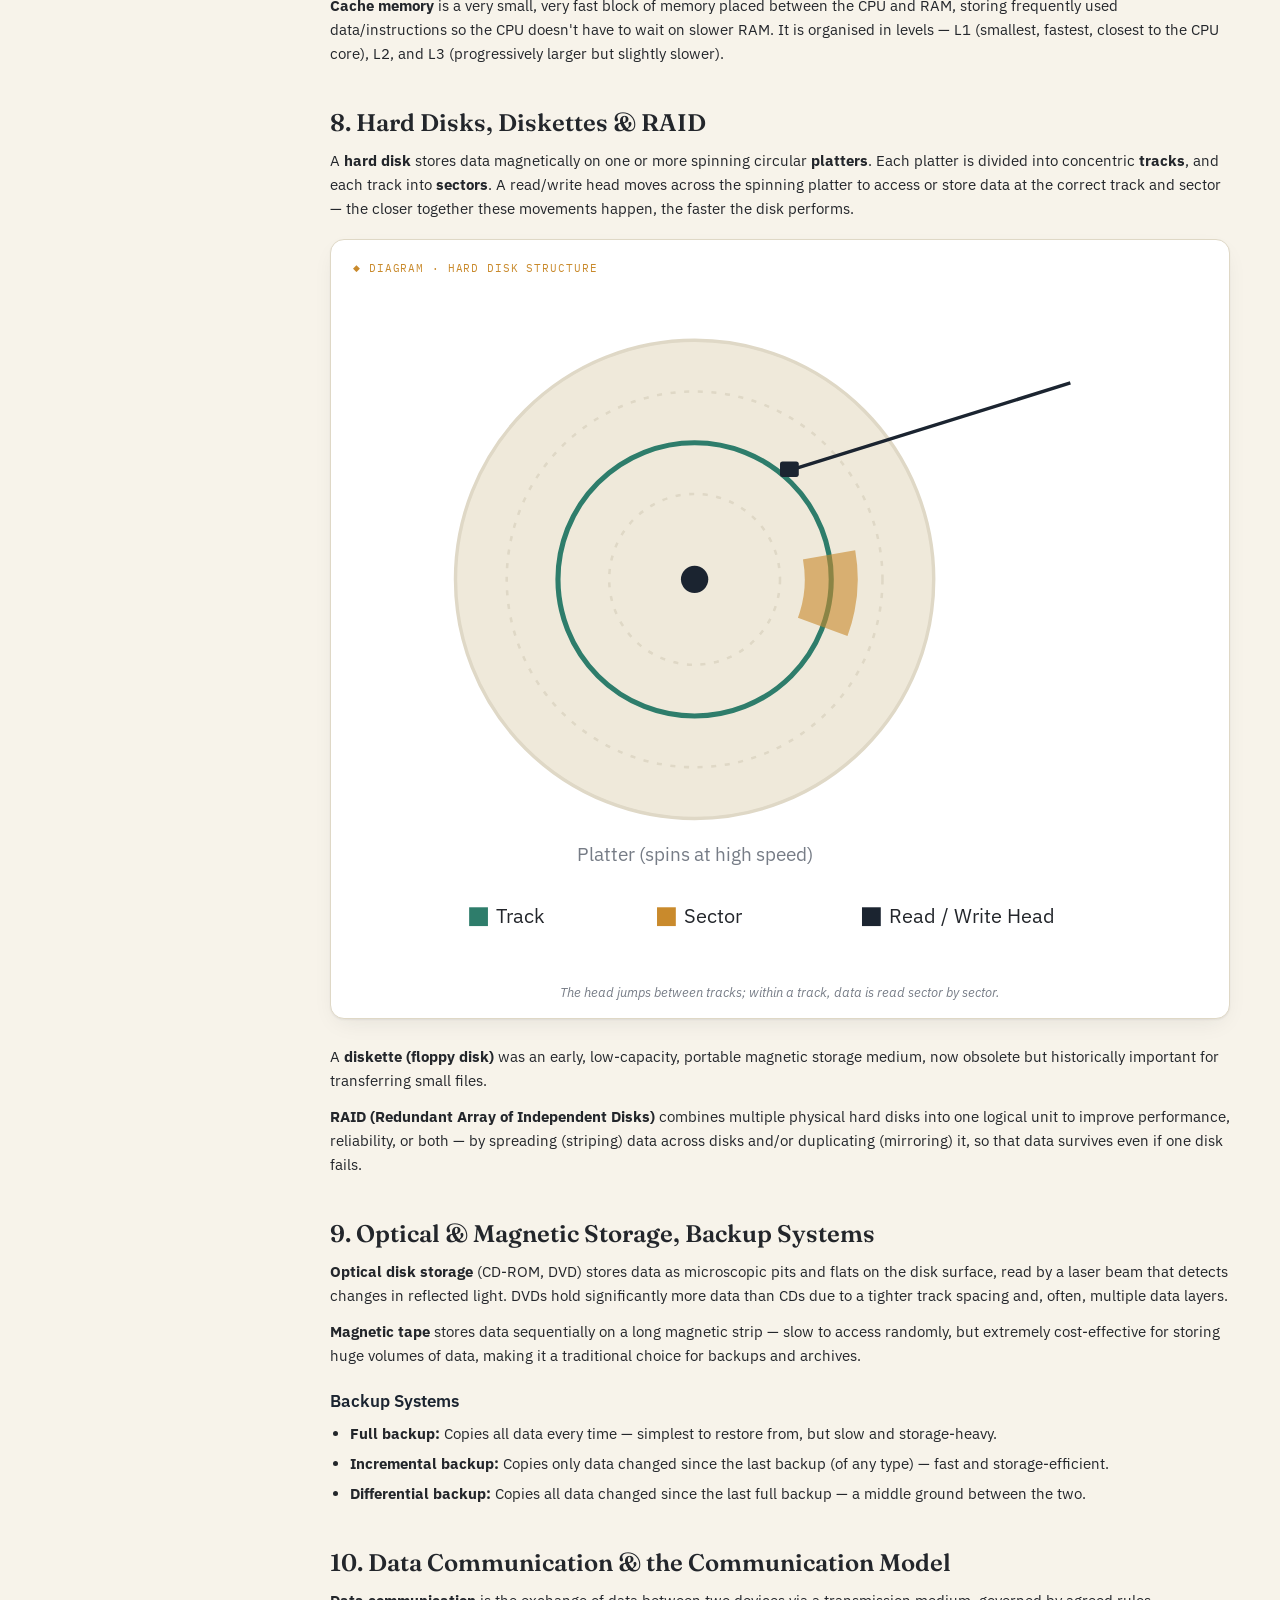
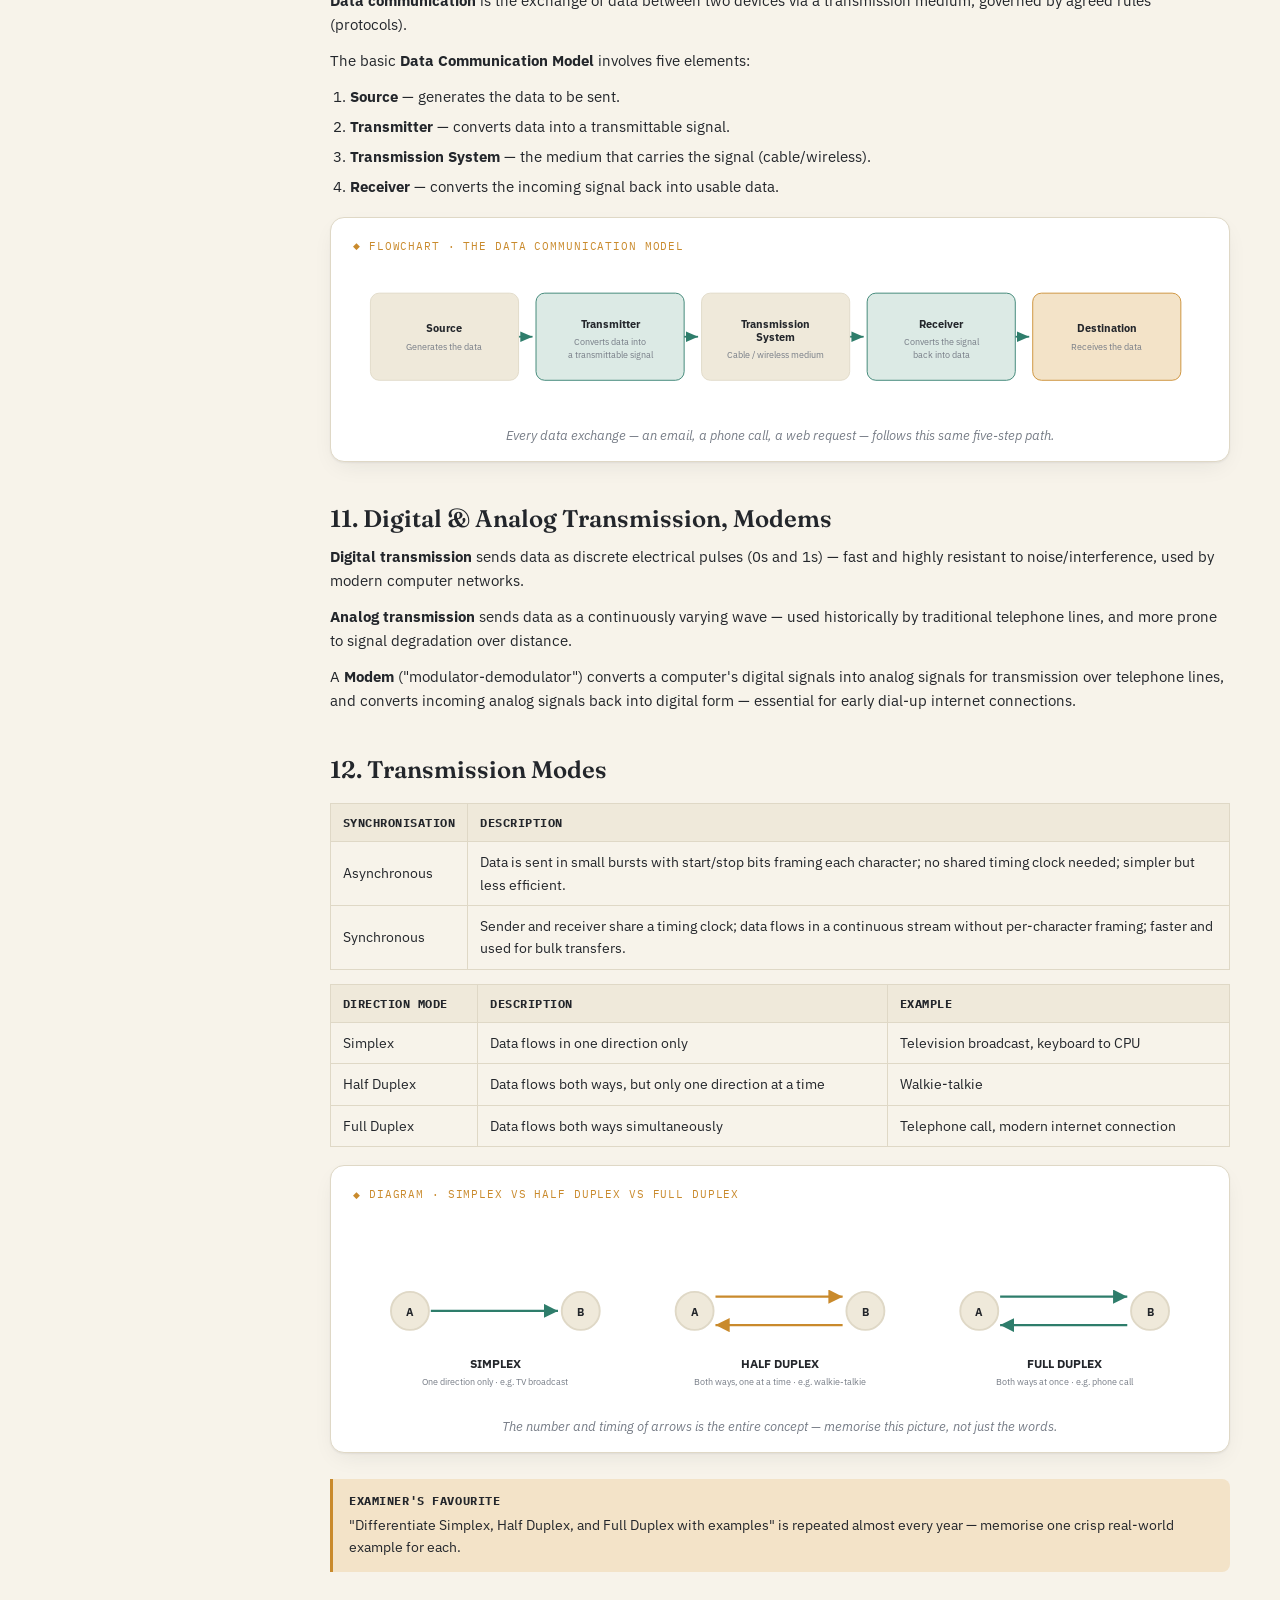
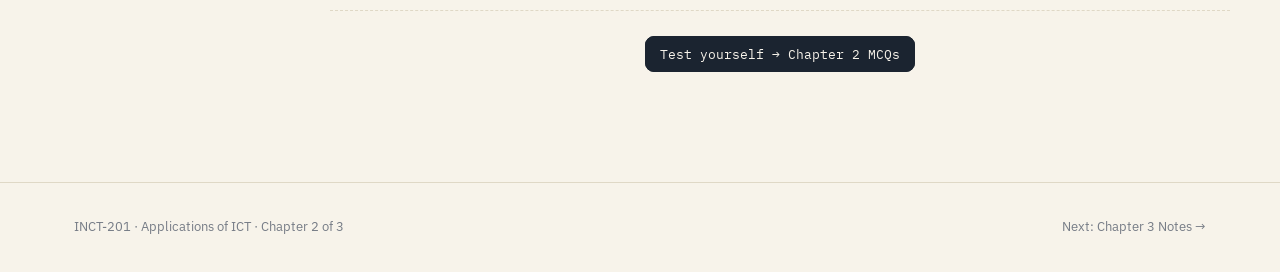
<file: notes/chapter-2.html>
<!DOCTYPE html>
<html lang="en">
<head>
<meta charset="UTF-8">
<meta name="viewport" content="width=device-width, initial-scale=1.0">
<title>Chapter 2 Notes · I/O, Storage & Data Communication — INCT-201</title>
<link rel="stylesheet" href="../css/style.css">
</head>
<body>

<header class="topbar">
  <div class="wrap">
    <div class="brand">
      <span class="code">INCT-201</span>
      <span class="title">Exam Companion</span>
    </div>
    <nav class="topnav">
      <a href="../index.html">Home</a>
      <a href="chapter-2.html" class="active">Notes</a>
      <a href="../short-questions/chapter-2.html">Short Qs</a>
      <a href="../long-questions/chapter-2.html">Long Qs</a>
      <a href="../mcqs/chapter-2.html">MCQs</a>
    </nav>
    <button class="theme-toggle" aria-label="Toggle dark mode">☾</button>
  </div>
</header>

<section class="page-head">
  <div class="wrap">
    <div class="crumb"><a href="../index.html">Home</a> / Chapter 02 / Notes</div>
    <h1>I/O Devices, Storage &amp; Data Communication</h1>
    <p class="sub">Input/output hardware, memory &amp; storage technology, and how data physically travels between machines.</p>

    <div class="tabs">
      <a href="chapter-2.html" class="active">Notes</a>
      <a href="../short-questions/chapter-2.html">Short Questions</a>
      <a href="../long-questions/chapter-2.html">Long Questions</a>
      <a href="../mcqs/chapter-2.html">MCQs</a>
    </div>
    <div class="chapter-switch">
      <a href="chapter-1.html">Chapter 1</a>
      <a href="chapter-2.html" class="active">Chapter 2</a>
      <a href="chapter-3.html">Chapter 3</a>
    </div>
  </div>
</section>

<div class="wrap content-shell">

  <aside class="toc">
    <div class="toc-label">On this page</div>
    <ol>
      <li><a href="#keyboard-terminal">1. Keyboard &amp; Terminal Types</a></li>
      <li><a href="#dde-sda">2. Dedicated Data Entry, SDA, Pointing &amp; Voice Input</a></li>
      <li><a href="#output-monitors">3. Output Devices &amp; Monitors</a></li>
      <li><a href="#printers-plotters">4. Printers &amp; Plotters</a></li>
      <li><a href="#virus-security">5. Computer Virus &amp; Security</a></li>
      <li><a href="#storage-units">6. Storage Units: Primary &amp; Secondary Memory</a></li>
      <li><a href="#ram-cache">7. RAM Types &amp; Cache Memory</a></li>
      <li><a href="#disks-raid">8. Hard Disks, Diskettes &amp; RAID</a></li>
      <li><a href="#optical-backup">9. Optical/Magnetic Storage &amp; Backup</a></li>
      <li><a href="#data-comm">10. Data Communication &amp; Its Model</a></li>
      <li><a href="#transmission">11. Digital/Analog Transmission &amp; Modems</a></li>
      <li><a href="#modes">12. Transmission Modes</a></li>
    </ol>
  </aside>

  <main>

    <div class="note-section" id="keyboard-terminal">
      <h2>1. Keyboard &amp; Terminal Types</h2>
      <p>The <strong>keyboard</strong> remains the most common input device. Variants include the standard QWERTY layout, ergonomic (split/curved) keyboards designed to reduce strain, and on-screen virtual keyboards on touch devices.</p>
      <p>A <strong>terminal</strong> is a device used to enter data into, and receive output from, a computer system — historically common with centralized facilities.</p>
      <table class="compare">
        <tr><th>Terminal Type</th><th>Processing Ability</th><th>Typical Use</th></tr>
        <tr><td>Dumb Terminal</td><td>None — only displays input/output</td><td>Pure data entry, entirely dependent on the host computer</td></tr>
        <tr><td>Smart Terminal</td><td>Limited local processing/editing</td><td>Can validate or format data before sending it</td></tr>
        <tr><td>Intelligent Terminal</td><td>Full local processing (its own CPU/memory)</td><td>Can run programs independently, e.g. a modern PC acting as a terminal</td></tr>
      </table>
    </div>

    <div class="note-section" id="dde-sda">
      <h2>2. Dedicated Data Entry, SDA, Pointing Devices &amp; Voice Input</h2>
      <p><strong>Dedicated Data Entry (DDE):</strong> Data is first typed and stored on a separate medium (historically key-to-tape or key-to-disk systems) before being transferred in bulk to the main computer — separating data entry from processing.</p>
      <p><strong>Source Data Automation (SDA):</strong> Captures data directly and electronically at its point of origin, removing the manual typing step entirely. Common SDA technologies include:</p>
      <ul>
        <li><strong>Barcode readers</strong> — scan striped patterns on products.</li>
        <li><strong>OCR (Optical Character Recognition)</strong> — reads printed text directly.</li>
        <li><strong>MICR (Magnetic Ink Character Recognition)</strong> — reads the magnetic ink numbers on bank cheques.</li>
        <li><strong>OMR (Optical Mark Recognition)</strong> — reads pencil-marked bubbles, e.g. exam answer sheets.</li>
      </ul>
      <p><strong>Pointing devices</strong> let users interact with on-screen elements: mouse, trackball, touchpad, joystick, stylus, and touchscreen.</p>
      <p><strong>Voice input</strong> uses speech-recognition software to convert spoken words directly into digital data or commands.</p>
      <div class="callout exam"><strong>Examiner's Favourite</strong>Questions frequently ask you to "differentiate SDA from manual keyboard entry" — always anchor your answer on accuracy and speed gained by skipping manual transcription.</div>
    </div>

    <div class="note-section" id="output-monitors">
      <h2>3. Output Devices &amp; Monitors</h2>
      <p>Output can be a <strong>soft copy</strong> — a temporary, intangible display (on a monitor or speaker) — or a <strong>hard copy</strong> — a permanent, tangible output (a printed page).</p>
      <p><strong>Monitors</strong> display soft-copy output. Types include CRT (older, bulky cathode-ray tube), LCD (Liquid Crystal Display, flat and energy-efficient), and LED (LCD with LED backlighting, brighter and slimmer). Monitors are also classified as monochrome or colour, and rated by resolution (the number of pixels they can display).</p>
    </div>

    <div class="note-section" id="printers-plotters">
      <h2>4. Printers &amp; Plotters</h2>
      <table class="compare">
        <tr><th>Category</th><th>Type</th><th>Mechanism</th></tr>
        <tr><td>Impact Printers</td><td>Dot Matrix, Daisy Wheel</td><td>Physically strike an inked ribbon against paper — noisy but cheap, good for carbon copies</td></tr>
        <tr><td>Non-Impact Printers</td><td>Inkjet, Laser, Thermal</td><td>No physical striking — sprays ink, fuses toner with heat, or uses heat-sensitive paper</td></tr>
      </table>
      <p>A <strong>plotter</strong> is a specialised output device that draws high-precision line-based graphics (engineering drawings, architectural blueprints, large maps) by moving a pen across paper, rather than building an image from a grid of dots like a printer.</p>
    </div>

    <div class="note-section" id="virus-security">
      <h2>5. Computer Virus &amp; Security</h2>
      <p>A <strong>computer virus</strong> is a malicious program that attaches itself to legitimate files or programs and replicates itself, often damaging data or disrupting normal operation. Common categories include boot-sector viruses, file-infector viruses, macro viruses (hidden inside document macros), and worms (which self-spread across networks without needing a host file).</p>
      <p><strong>Security measures</strong> include installing updated antivirus software, using firewalls, taking regular backups, applying software patches/updates promptly, and practising safe habits such as avoiding unknown email attachments and untrusted downloads.</p>
    </div>

    <div class="note-section" id="storage-units">
      <h2>6. Storage Units: Primary &amp; Secondary Memory</h2>
      <p>Data is measured in <strong>bits</strong> (binary digit, 0 or 1) and <strong>bytes</strong> (8 bits), scaling up through Kilobyte (KB) → Megabyte (MB) → Gigabyte (GB) → Terabyte (TB).</p>
      <table class="compare">
        <tr><th>Memory Type</th><th>Speed</th><th>Volatility</th><th>Example</th></tr>
        <tr><td>Primary Memory</td><td>Very fast</td><td>Mostly volatile (RAM)</td><td>RAM, ROM, Cache</td></tr>
        <tr><td>Secondary Memory</td><td>Slower</td><td>Non-volatile</td><td>Hard disk, optical disk, flash drive</td></tr>
      </table>

      <div class="diagram-card">
        <div class="diagram-label">Diagram · The Memory Hierarchy</div>
        <svg viewBox="0 0 600 360" xmlns="http://www.w3.org/2000/svg">
          <polygon points="250,20 350,20 400,100 200,100" fill="#1F5C50"></polygon>
          <polygon points="200,100 400,100 450,180 150,180" fill="#2E7D6B"></polygon>
          <polygon points="150,180 450,180 500,260 100,260" fill="#D9A455"></polygon>
          <polygon points="100,260 500,260 550,340 50,340" fill="#EDD9B0"></polygon>

          <text x="300" y="56" text-anchor="middle" font-size="13" font-weight="700" fill="#fff">Registers</text>
          <text x="300" y="73" text-anchor="middle" font-size="9.5" fill="#fff" opacity=".85">Fastest · tiniest capacity</text>

          <text x="300" y="135" text-anchor="middle" font-size="13" font-weight="700" fill="#fff">Cache</text>
          <text x="300" y="152" text-anchor="middle" font-size="9.5" fill="#fff" opacity=".85">Very fast · small</text>

          <text x="300" y="215" text-anchor="middle" font-size="13" font-weight="700" fill="var(--ink)">RAM (Primary Memory)</text>
          <text x="300" y="232" text-anchor="middle" font-size="9.5" fill="var(--ink)" opacity=".75">Fast · volatile</text>

          <text x="300" y="296" text-anchor="middle" font-size="13" font-weight="700" fill="var(--ink)">Secondary Storage</text>
          <text x="300" y="313" text-anchor="middle" font-size="9.5" fill="var(--ink)" opacity=".75">Slow · large · permanent (Hard Disk, etc.)</text>
        </svg>
        <div class="diagram-caption">Top to bottom: speed and cost per byte fall sharply, while capacity rises sharply.</div>
      </div>

      <p>Primary memory works directly with the CPU for active tasks; secondary memory provides permanent, large-capacity storage that survives a power-off.</p>
    </div>

    <div class="note-section" id="ram-cache">
      <h2>7. RAM Types &amp; Cache Memory</h2>
      <ul>
        <li><strong>SRAM (Static RAM):</strong> Faster and more expensive; used in cache memory; retains data without needing constant refreshing as long as power is supplied.</li>
        <li><strong>DRAM (Dynamic RAM):</strong> Slower, cheaper, and needs to be refreshed thousands of times per second; used as a computer's main RAM.</li>
        <li><strong>SDRAM (Synchronous DRAM):</strong> DRAM synchronised with the system clock for faster, more predictable performance — used in modern PCs.</li>
      </ul>
      <p><strong>Cache memory</strong> is a very small, very fast block of memory placed between the CPU and RAM, storing frequently used data/instructions so the CPU doesn't have to wait on slower RAM. It is organised in levels — L1 (smallest, fastest, closest to the CPU core), L2, and L3 (progressively larger but slightly slower).</p>
    </div>

    <div class="note-section" id="disks-raid">
      <h2>8. Hard Disks, Diskettes &amp; RAID</h2>
      <p>A <strong>hard disk</strong> stores data magnetically on one or more spinning circular <strong>platters</strong>. Each platter is divided into concentric <strong>tracks</strong>, and each track into <strong>sectors</strong>. A read/write head moves across the spinning platter to access or store data at the correct track and sector — the closer together these movements happen, the faster the disk performs.</p>

      <div class="diagram-card">
        <div class="diagram-label">Diagram · Hard Disk Structure</div>
        <svg viewBox="0 0 500 400" xmlns="http://www.w3.org/2000/svg">
          <circle cx="200" cy="170" r="140" fill="var(--paper-dim)" stroke="var(--line)" stroke-width="2"></circle>
          <circle cx="200" cy="170" r="110" fill="none" stroke="var(--line)" stroke-width="1.5" stroke-dasharray="3 5"></circle>
          <circle cx="200" cy="170" r="80" fill="none" stroke="var(--signal)" stroke-width="3"></circle>
          <circle cx="200" cy="170" r="50" fill="none" stroke="var(--line)" stroke-width="1.5" stroke-dasharray="3 5"></circle>

          <path d="M264.0,158.72 L293.6,153.51 A95,95 0 0,1 289.2,202.49 L261.1,192.23 A65,65 0 0,0 264.0,158.72 Z" fill="var(--amber)" opacity=".6" stroke="var(--amber)" stroke-width="1"></path>

          <circle cx="200" cy="170" r="8" fill="var(--ink)"></circle>

          <line x1="420" y1="55" x2="256" y2="106" stroke="var(--ink)" stroke-width="2"></line>
          <rect x="250" y="101" width="11" height="9" rx="1.5" fill="var(--ink)"></rect>

          <text x="200" y="335" text-anchor="middle" font-size="11" class="dg-faint">Platter (spins at high speed)</text>

          <rect x="68" y="362" width="11" height="11" fill="var(--signal)"></rect>
          <text x="84" y="371" font-size="11.5">Track</text>
          <rect x="178" y="362" width="11" height="11" fill="var(--amber)"></rect>
          <text x="194" y="371" font-size="11.5">Sector</text>
          <rect x="298" y="362" width="11" height="11" fill="var(--ink)"></rect>
          <text x="314" y="371" font-size="11.5">Read / Write Head</text>
        </svg>
        <div class="diagram-caption">The head jumps between tracks; within a track, data is read sector by sector.</div>
      </div>

      <p>A <strong>diskette (floppy disk)</strong> was an early, low-capacity, portable magnetic storage medium, now obsolete but historically important for transferring small files.</p>
      <p><strong>RAID (Redundant Array of Independent Disks)</strong> combines multiple physical hard disks into one logical unit to improve performance, reliability, or both — by spreading (striping) data across disks and/or duplicating (mirroring) it, so that data survives even if one disk fails.</p>
    </div>

    <div class="note-section" id="optical-backup">
      <h2>9. Optical &amp; Magnetic Storage, Backup Systems</h2>
      <p><strong>Optical disk storage</strong> (CD-ROM, DVD) stores data as microscopic pits and flats on the disk surface, read by a laser beam that detects changes in reflected light. DVDs hold significantly more data than CDs due to a tighter track spacing and, often, multiple data layers.</p>
      <p><strong>Magnetic tape</strong> stores data sequentially on a long magnetic strip — slow to access randomly, but extremely cost-effective for storing huge volumes of data, making it a traditional choice for backups and archives.</p>
      <h3>Backup Systems</h3>
      <ul>
        <li><strong>Full backup:</strong> Copies all data every time — simplest to restore from, but slow and storage-heavy.</li>
        <li><strong>Incremental backup:</strong> Copies only data changed since the last backup (of any type) — fast and storage-efficient.</li>
        <li><strong>Differential backup:</strong> Copies all data changed since the last full backup — a middle ground between the two.</li>
      </ul>
    </div>

    <div class="note-section" id="data-comm">
      <h2>10. Data Communication &amp; the Communication Model</h2>
      <p><strong>Data communication</strong> is the exchange of data between two devices via a transmission medium, governed by agreed rules (protocols).</p>
      <p>The basic <strong>Data Communication Model</strong> involves five elements:</p>
      <ol>
        <li><strong>Source</strong> — generates the data to be sent.</li>
        <li><strong>Transmitter</strong> — converts data into a transmittable signal.</li>
        <li><strong>Transmission System</strong> — the medium that carries the signal (cable/wireless).</li>
        <li><strong>Receiver</strong> — converts the incoming signal back into usable data.</li>
      </ol>

      <div class="diagram-card">
        <div class="diagram-label">Flowchart · The Data Communication Model</div>
        <svg viewBox="0 0 980 170" xmlns="http://www.w3.org/2000/svg">
          <defs>
            <marker id="dc-arrow" markerWidth="10" markerHeight="10" refX="7" refY="3" orient="auto">
              <path d="M0,0 L7,3 L0,6 Z" fill="var(--signal)"></path>
            </marker>
          </defs>
          <line x1="190" y1="80" x2="206" y2="80" stroke="var(--signal)" stroke-width="2" marker-end="url(#dc-arrow)"></line>
          <line x1="380" y1="80" x2="396" y2="80" stroke="var(--signal)" stroke-width="2" marker-end="url(#dc-arrow)"></line>
          <line x1="570" y1="80" x2="586" y2="80" stroke="var(--signal)" stroke-width="2" marker-end="url(#dc-arrow)"></line>
          <line x1="760" y1="80" x2="776" y2="80" stroke="var(--signal)" stroke-width="2" marker-end="url(#dc-arrow)"></line>

          <rect x="20" y="30" width="170" height="100" rx="10" fill="var(--paper-dim)" stroke="var(--line)"></rect>
          <text x="105" y="75" text-anchor="middle" font-size="13" font-weight="700">Source</text>
          <text x="105" y="95" text-anchor="middle" font-size="10" class="dg-faint">Generates the data</text>

          <rect x="210" y="30" width="170" height="100" rx="10" fill="var(--signal-dim)" stroke="var(--signal)"></rect>
          <text x="295" y="70" text-anchor="middle" font-size="13" font-weight="700">Transmitter</text>
          <text x="295" y="90" text-anchor="middle" font-size="10" class="dg-faint">Converts data into</text>
          <text x="295" y="104" text-anchor="middle" font-size="10" class="dg-faint">a transmittable signal</text>

          <rect x="400" y="30" width="170" height="100" rx="10" fill="var(--paper-dim)" stroke="var(--line)"></rect>
          <text x="485" y="70" text-anchor="middle" font-size="13" font-weight="700">Transmission</text>
          <text x="485" y="85" text-anchor="middle" font-size="13" font-weight="700">System</text>
          <text x="485" y="104" text-anchor="middle" font-size="10" class="dg-faint">Cable / wireless medium</text>

          <rect x="590" y="30" width="170" height="100" rx="10" fill="var(--signal-dim)" stroke="var(--signal)"></rect>
          <text x="675" y="70" text-anchor="middle" font-size="13" font-weight="700">Receiver</text>
          <text x="675" y="90" text-anchor="middle" font-size="10" class="dg-faint">Converts the signal</text>
          <text x="675" y="104" text-anchor="middle" font-size="10" class="dg-faint">back into data</text>

          <rect x="780" y="30" width="170" height="100" rx="10" fill="var(--amber-dim)" stroke="var(--amber)"></rect>
          <text x="865" y="75" text-anchor="middle" font-size="13" font-weight="700">Destination</text>
          <text x="865" y="95" text-anchor="middle" font-size="10" class="dg-faint">Receives the data</text>
        </svg>
        <div class="diagram-caption">Every data exchange — an email, a phone call, a web request — follows this same five-step path.</div>
      </div>
    </div>

    <div class="note-section" id="transmission">
      <h2>11. Digital &amp; Analog Transmission, Modems</h2>
      <p><strong>Digital transmission</strong> sends data as discrete electrical pulses (0s and 1s) — fast and highly resistant to noise/interference, used by modern computer networks.</p>
      <p><strong>Analog transmission</strong> sends data as a continuously varying wave — used historically by traditional telephone lines, and more prone to signal degradation over distance.</p>
      <p>A <strong>Modem</strong> ("modulator-demodulator") converts a computer's digital signals into analog signals for transmission over telephone lines, and converts incoming analog signals back into digital form — essential for early dial-up internet connections.</p>
    </div>

    <div class="note-section" id="modes">
      <h2>12. Transmission Modes</h2>
      <table class="compare">
        <tr><th>Synchronisation</th><th>Description</th></tr>
        <tr><td>Asynchronous</td><td>Data is sent in small bursts with start/stop bits framing each character; no shared timing clock needed; simpler but less efficient.</td></tr>
        <tr><td>Synchronous</td><td>Sender and receiver share a timing clock; data flows in a continuous stream without per-character framing; faster and used for bulk transfers.</td></tr>
      </table>
      <table class="compare">
        <tr><th>Direction Mode</th><th>Description</th><th>Example</th></tr>
        <tr><td>Simplex</td><td>Data flows in one direction only</td><td>Television broadcast, keyboard to CPU</td></tr>
        <tr><td>Half Duplex</td><td>Data flows both ways, but only one direction at a time</td><td>Walkie-talkie</td></tr>
        <tr><td>Full Duplex</td><td>Data flows both ways simultaneously</td><td>Telephone call, modern internet connection</td></tr>
      </table>

      <div class="diagram-card">
        <div class="diagram-label">Diagram · Simplex vs Half Duplex vs Full Duplex</div>
        <svg viewBox="0 0 900 200" xmlns="http://www.w3.org/2000/svg">
          <defs>
            <marker id="tm-signal" markerWidth="9" markerHeight="9" refX="6" refY="3" orient="auto">
              <path d="M0,0 L6,3 L0,6 Z" fill="var(--signal)"></path>
            </marker>
            <marker id="tm-amber" markerWidth="9" markerHeight="9" refX="6" refY="3" orient="auto">
              <path d="M0,0 L6,3 L0,6 Z" fill="var(--amber)"></path>
            </marker>
          </defs>

          <!-- Simplex -->
          <circle cx="60" cy="100" r="20" fill="var(--paper-dim)" stroke="var(--line)" stroke-width="2"></circle>
          <text x="60" y="105" text-anchor="middle" font-size="12" font-weight="700">A</text>
          <circle cx="240" cy="100" r="20" fill="var(--paper-dim)" stroke="var(--line)" stroke-width="2"></circle>
          <text x="240" y="105" text-anchor="middle" font-size="12" font-weight="700">B</text>
          <line x1="82" y1="100" x2="216" y2="100" stroke="var(--signal)" stroke-width="2.5" marker-end="url(#tm-signal)"></line>
          <text x="150" y="160" text-anchor="middle" font-size="13" font-weight="700">SIMPLEX</text>
          <text x="150" y="178" text-anchor="middle" font-size="10" class="dg-faint">One direction only · e.g. TV broadcast</text>

          <!-- Half Duplex -->
          <circle cx="360" cy="100" r="20" fill="var(--paper-dim)" stroke="var(--line)" stroke-width="2"></circle>
          <text x="360" y="105" text-anchor="middle" font-size="12" font-weight="700">A</text>
          <circle cx="540" cy="100" r="20" fill="var(--paper-dim)" stroke="var(--line)" stroke-width="2"></circle>
          <text x="540" y="105" text-anchor="middle" font-size="12" font-weight="700">B</text>
          <line x1="382" y1="85" x2="516" y2="85" stroke="var(--amber)" stroke-width="2.5" marker-end="url(#tm-amber)"></line>
          <line x1="516" y1="115" x2="382" y2="115" stroke="var(--amber)" stroke-width="2.5" marker-end="url(#tm-amber)"></line>
          <text x="450" y="160" text-anchor="middle" font-size="13" font-weight="700">HALF DUPLEX</text>
          <text x="450" y="178" text-anchor="middle" font-size="10" class="dg-faint">Both ways, one at a time · e.g. walkie-talkie</text>

          <!-- Full Duplex -->
          <circle cx="660" cy="100" r="20" fill="var(--paper-dim)" stroke="var(--line)" stroke-width="2"></circle>
          <text x="660" y="105" text-anchor="middle" font-size="12" font-weight="700">A</text>
          <circle cx="840" cy="100" r="20" fill="var(--paper-dim)" stroke="var(--line)" stroke-width="2"></circle>
          <text x="840" y="105" text-anchor="middle" font-size="12" font-weight="700">B</text>
          <line x1="682" y1="85" x2="816" y2="85" stroke="var(--signal)" stroke-width="2.5" marker-end="url(#tm-signal)"></line>
          <line x1="816" y1="115" x2="682" y2="115" stroke="var(--signal)" stroke-width="2.5" marker-end="url(#tm-signal)"></line>
          <text x="750" y="160" text-anchor="middle" font-size="13" font-weight="700">FULL DUPLEX</text>
          <text x="750" y="178" text-anchor="middle" font-size="10" class="dg-faint">Both ways at once · e.g. phone call</text>
        </svg>
        <div class="diagram-caption">The number and timing of arrows is the entire concept — memorise this picture, not just the words.</div>
      </div>

      <div class="callout exam"><strong>Examiner's Favourite</strong>"Differentiate Simplex, Half Duplex, and Full Duplex with examples" is repeated almost every year — memorise one crisp real-world example for each.</div>
    </div>

    <hr class="div">
    <p style="text-align:center;"><a href="../mcqs/chapter-2.html" class="btn primary">Test yourself → Chapter 2 MCQs</a></p>

  </main>
</div>

<footer>
  <div class="wrap">
    <div>INCT-201 · Applications of ICT · Chapter 2 of 3</div>
    <div><a href="chapter-3.html">Next: Chapter 3 Notes →</a></div>
  </div>
</footer>

<script src="../js/main.js"></script>
<script>document.addEventListener("DOMContentLoaded", () => ICT201.markNotesVisited("ch2"));</script>
</body>
</html>
</file>
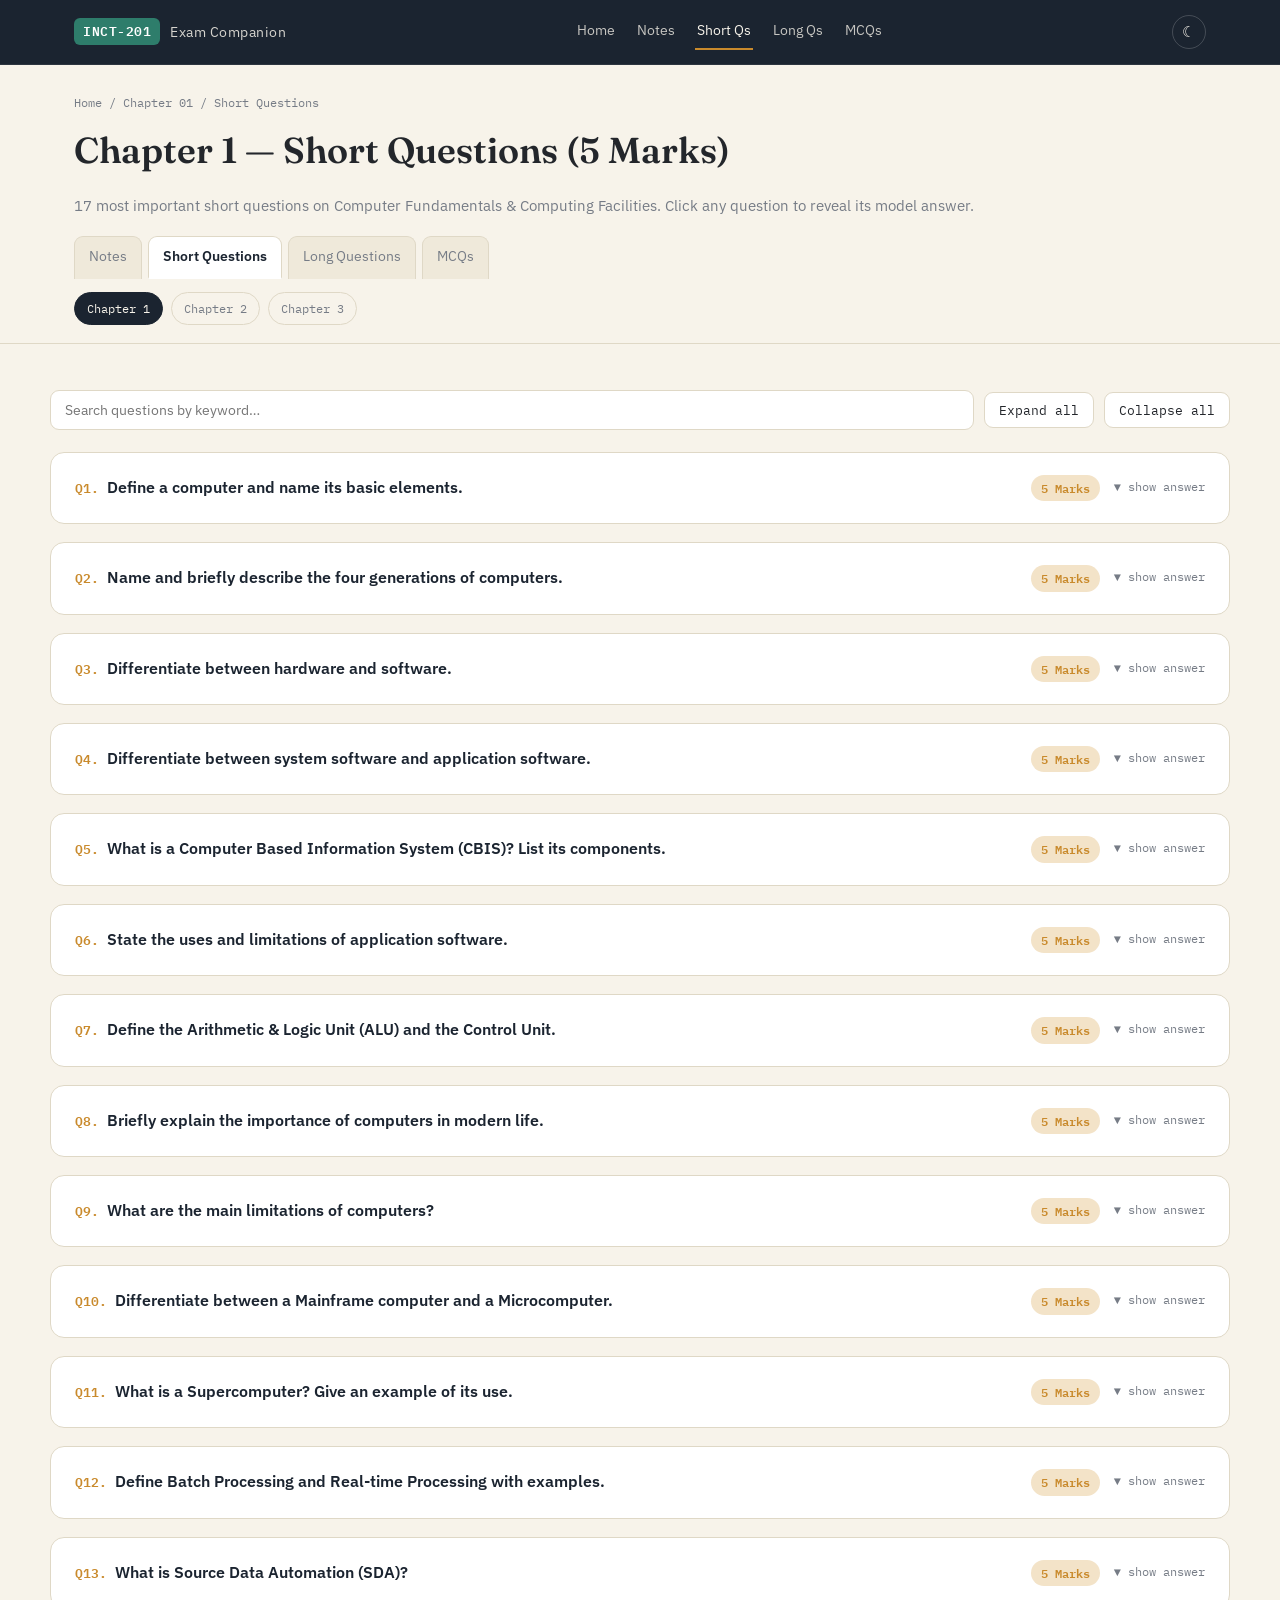
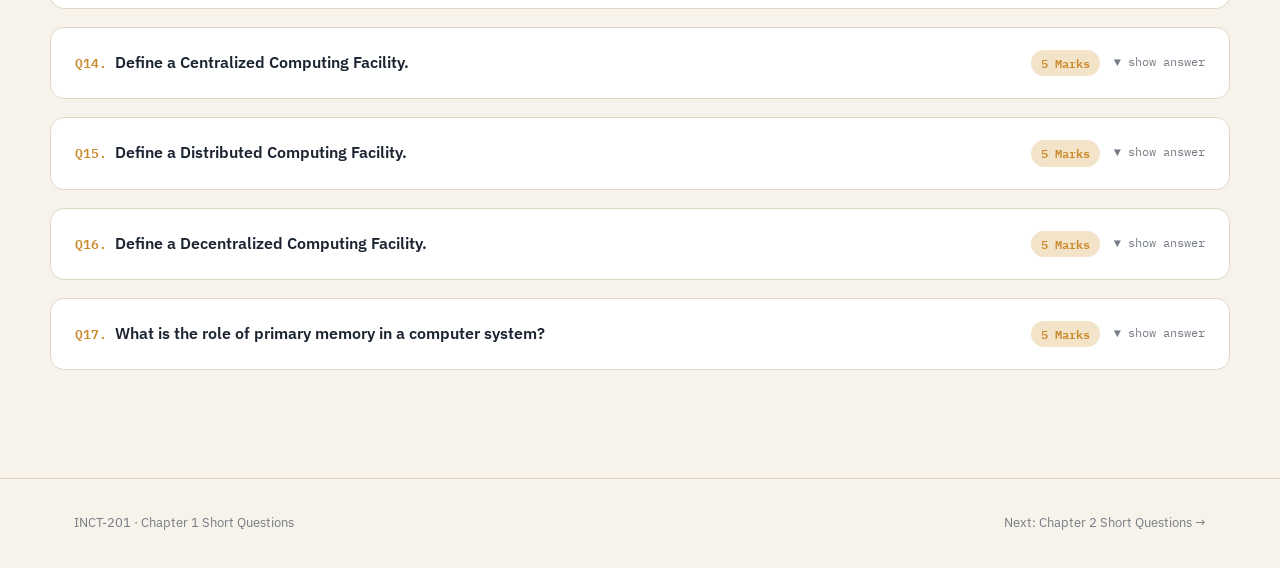
<file: short-questions/chapter-1.html>
<!DOCTYPE html>
<html lang="en">
<head>
<meta charset="UTF-8">
<meta name="viewport" content="width=device-width, initial-scale=1.0">
<title>Chapter 1 Short Questions — INCT-201</title>
<link rel="stylesheet" href="../css/style.css">
</head>
<body>

<header class="topbar">
  <div class="wrap">
    <div class="brand">
      <span class="code">INCT-201</span>
      <span class="title">Exam Companion</span>
    </div>
    <nav class="topnav">
      <a href="../index.html">Home</a>
      <a href="../notes/chapter-1.html">Notes</a>
      <a href="chapter-1.html" class="active">Short Qs</a>
      <a href="../long-questions/chapter-1.html">Long Qs</a>
      <a href="../mcqs/chapter-1.html">MCQs</a>
    </nav>
    <button class="theme-toggle" aria-label="Toggle dark mode">☾</button>
  </div>
</header>

<section class="page-head">
  <div class="wrap">
    <div class="crumb"><a href="../index.html">Home</a> / Chapter 01 / Short Questions</div>
    <h1>Chapter 1 — Short Questions (5 Marks)</h1>
    <p class="sub">17 most important short questions on Computer Fundamentals &amp; Computing Facilities. Click any question to reveal its model answer.</p>

    <div class="tabs">
      <a href="../notes/chapter-1.html">Notes</a>
      <a href="chapter-1.html" class="active">Short Questions</a>
      <a href="../long-questions/chapter-1.html">Long Questions</a>
      <a href="../mcqs/chapter-1.html">MCQs</a>
    </div>
    <div class="chapter-switch">
      <a href="chapter-1.html" class="active">Chapter 1</a>
      <a href="chapter-2.html">Chapter 2</a>
      <a href="chapter-3.html">Chapter 3</a>
    </div>
  </div>
</section>

<div class="wrap" style="padding:28px 0 70px;">

  <div class="toolbar">
    <input type="search" id="qSearch" placeholder="Search questions by keyword…">
    <button class="btn" id="expandAll">Expand all</button>
    <button class="btn" id="collapseAll">Collapse all</button>
  </div>

  <div class="q-card" data-id="q1">
    <div class="q-head">
      <div class="q-text"><span class="q-num">Q1.</span>Define a computer and name its basic elements.</div>
      <span class="marks">5 Marks</span><span class="q-toggle">▼ show answer</span>
    </div>
    <div class="q-answer">
      <p>A <strong>computer</strong> is an electronic device that accepts raw data as input, processes it according to a set of instructions, and produces meaningful information as output, while storing data for future use.</p>
      <h4>Basic Elements</h4>
      <ul>
        <li><strong>Input</strong> — devices/methods that feed data in (keyboard, mouse).</li>
        <li><strong>Processor</strong> — the CPU, which executes instructions.</li>
        <li><strong>Memory</strong> — primary and secondary storage for data/instructions.</li>
        <li><strong>Output</strong> — devices that present processed results (monitor, printer).</li>
      </ul>
      <p>These elements work together in a continuous cycle: Input → Process → Output.</p>
    </div>
  </div>

  <div class="q-card" data-id="q2">
    <div class="q-head">
      <div class="q-text"><span class="q-num">Q2.</span>Name and briefly describe the four generations of computers.</div>
      <span class="marks">5 Marks</span><span class="q-toggle">▼ show answer</span>
    </div>
    <div class="q-answer">
      <ul>
        <li><strong>First Generation (1940s–50s):</strong> Used vacuum tubes; large, hot, and unreliable.</li>
        <li><strong>Second Generation (1950s–60s):</strong> Used transistors; smaller, faster, more reliable.</li>
        <li><strong>Third Generation (1960s–70s):</strong> Used Integrated Circuits (ICs); introduced high-level languages.</li>
        <li><strong>Fourth Generation (1970s–present):</strong> Used microprocessors; gave rise to personal computers.</li>
      </ul>
      <p>Each generation reduced size and cost while increasing speed and reliability over the previous one.</p>
    </div>
  </div>

  <div class="q-card" data-id="q3">
    <div class="q-head">
      <div class="q-text"><span class="q-num">Q3.</span>Differentiate between hardware and software.</div>
      <span class="marks">5 Marks</span><span class="q-toggle">▼ show answer</span>
    </div>
    <div class="q-answer">
      <p><strong>Hardware</strong> refers to the physical, tangible components of a computer — the CPU, monitor, keyboard, and printer — which can be seen and touched. Hardware can wear out or break physically.</p>
      <p><strong>Software</strong> is the intangible set of instructions (programs) that tells the hardware what to do, such as an operating system or an application. Software cannot be touched, only stored on a medium, and instead of wearing out it may develop logical errors called "bugs". Hardware and software depend on each other: hardware needs software's instructions, and software needs hardware to run on.</p>
    </div>
  </div>

  <div class="q-card" data-id="q4">
    <div class="q-head">
      <div class="q-text"><span class="q-num">Q4.</span>Differentiate between system software and application software.</div>
      <span class="marks">5 Marks</span><span class="q-toggle">▼ show answer</span>
    </div>
    <div class="q-answer">
      <p><strong>System software</strong> manages and controls the computer's own hardware and resources so other programs can run — e.g. the Operating System, device drivers, and utility programs. It runs in the background and is essential to the machine's basic operation.</p>
      <p><strong>Application software</strong> is built for the end-user to carry out specific tasks, such as word processing, spreadsheets, or browsing — e.g. MS Word, Excel, or a web browser. While system software keeps the machine running, application software helps the user get real work done on top of it.</p>
    </div>
  </div>

  <div class="q-card" data-id="q5">
    <div class="q-head">
      <div class="q-text"><span class="q-num">Q5.</span>What is a Computer Based Information System (CBIS)? List its components.</div>
      <span class="marks">5 Marks</span><span class="q-toggle">▼ show answer</span>
    </div>
    <div class="q-answer">
      <p>A <strong>CBIS</strong> uses computer technology to carry out an organisation's information processing, converting raw data into useful information.</p>
      <h4>Five Components</h4>
      <ul>
        <li>Hardware — physical processing devices</li>
        <li>Software — programs that direct the hardware</li>
        <li>Data — raw facts to be processed</li>
        <li>People — users and IT staff</li>
        <li>Procedures — rules for correct system use</li>
      </ul>
    </div>
  </div>

  <div class="q-card" data-id="q6">
    <div class="q-head">
      <div class="q-text"><span class="q-num">Q6.</span>State the uses and limitations of application software.</div>
      <span class="marks">5 Marks</span><span class="q-toggle">▼ show answer</span>
    </div>
    <div class="q-answer">
      <h4>Uses</h4>
      <ul>
        <li>Automates everyday tasks like typing, calculations, and presentations.</li>
        <li>Supports communication, research, and data analysis.</li>
        <li>Provides creative and entertainment tools.</li>
      </ul>
      <h4>Limitations</h4>
      <ul>
        <li>Depends entirely on compatible system software and hardware.</li>
        <li>General-purpose packages may not fit highly specialised needs.</li>
        <li>Requires regular updates and can carry security vulnerabilities.</li>
      </ul>
    </div>
  </div>

  <div class="q-card" data-id="q7">
    <div class="q-head">
      <div class="q-text"><span class="q-num">Q7.</span>Define the Arithmetic &amp; Logic Unit (ALU) and the Control Unit.</div>
      <span class="marks">5 Marks</span><span class="q-toggle">▼ show answer</span>
    </div>
    <div class="q-answer">
      <p>The <strong>ALU</strong> is the part of the CPU that performs all arithmetic operations (addition, subtraction) and logical comparisons (equal to, greater than, less than) on data.</p>
      <p>The <strong>Control Unit</strong> directs and coordinates the activities of the entire CPU. It fetches instructions from memory, decodes them, and directs the ALU and other components on how and when to execute them — essentially acting as the CPU's manager.</p>
    </div>
  </div>

  <div class="q-card" data-id="q8">
    <div class="q-head">
      <div class="q-text"><span class="q-num">Q8.</span>Briefly explain the importance of computers in modern life.</div>
      <span class="marks">5 Marks</span><span class="q-toggle">▼ show answer</span>
    </div>
    <div class="q-answer">
      <p>Computers are valued for their <strong>speed</strong> (executing millions of instructions per second), <strong>accuracy</strong> (negligible error when correctly programmed), <strong>large storage capacity</strong>, and ability to perform <strong>repetitive tasks</strong> without fatigue. They have transformed nearly every field — education (e-learning), business (record-keeping, automation), healthcare (diagnostics, patient records), and communication (instant messaging, video calls) — making processes faster, cheaper, and more reliable than manual methods.</p>
    </div>
  </div>

  <div class="q-card" data-id="q9">
    <div class="q-head">
      <div class="q-text"><span class="q-num">Q9.</span>What are the main limitations of computers?</div>
      <span class="marks">5 Marks</span><span class="q-toggle">▼ show answer</span>
    </div>
    <div class="q-answer">
      <ul>
        <li><strong>No judgement:</strong> Computers cannot use common sense; they strictly follow instructions ("Garbage In, Garbage Out").</li>
        <li><strong>Dependency:</strong> They need electricity and correct programming to function at all.</li>
        <li><strong>Cost:</strong> High-end systems can be expensive to purchase and maintain.</li>
        <li><strong>Security risks:</strong> Vulnerable to viruses, hacking, and data loss if not protected.</li>
      </ul>
    </div>
  </div>

  <div class="q-card" data-id="q10">
    <div class="q-head">
      <div class="q-text"><span class="q-num">Q10.</span>Differentiate between a Mainframe computer and a Microcomputer.</div>
      <span class="marks">5 Marks</span><span class="q-toggle">▼ show answer</span>
    </div>
    <div class="q-answer">
      <p>A <strong>Mainframe</strong> is a large, powerful computer designed to serve hundreds or thousands of users simultaneously, commonly used by banks and airlines for mission-critical, high-volume processing.</p>
      <p>A <strong>Microcomputer</strong> is a small, single-user machine built around a single microprocessor chip — the personal computers and laptops used in homes and offices. The mainframe vastly outperforms the microcomputer in processing power, simultaneous users, and cost, while the microcomputer wins on affordability and portability.</p>
    </div>
  </div>

  <div class="q-card" data-id="q11">
    <div class="q-head">
      <div class="q-text"><span class="q-num">Q11.</span>What is a Supercomputer? Give an example of its use.</div>
      <span class="marks">5 Marks</span><span class="q-toggle">▼ show answer</span>
    </div>
    <div class="q-answer">
      <p>A <strong>Supercomputer</strong> is the fastest and most powerful category of computer, capable of massively parallel processing — performing trillions of calculations per second.</p>
      <p><strong>Example use:</strong> Supercomputers are used for weather forecasting, nuclear and climate research, and complex scientific simulations that require processing enormous volumes of data far beyond the capability of ordinary computers.</p>
    </div>
  </div>

  <div class="q-card" data-id="q12">
    <div class="q-head">
      <div class="q-text"><span class="q-num">Q12.</span>Define Batch Processing and Real-time Processing with examples.</div>
      <span class="marks">5 Marks</span><span class="q-toggle">▼ show answer</span>
    </div>
    <div class="q-answer">
      <p><strong>Batch Processing:</strong> Data is collected over a period of time and processed together at a scheduled point. <em>Example:</em> monthly payroll processing.</p>
      <p><strong>Real-time Processing:</strong> Data is processed immediately, as soon as it is entered, with results available instantly. <em>Example:</em> withdrawing cash from an ATM, where the account balance updates the moment the transaction occurs.</p>
    </div>
  </div>

  <div class="q-card" data-id="q13">
    <div class="q-head">
      <div class="q-text"><span class="q-num">Q13.</span>What is Source Data Automation (SDA)?</div>
      <span class="marks">5 Marks</span><span class="q-toggle">▼ show answer</span>
    </div>
    <div class="q-answer">
      <p><strong>Source Data Automation</strong> is a method of capturing data directly from its point of origin using electronic devices, rather than manually typing it in. Common SDA devices include barcode scanners, OCR (Optical Character Recognition) readers, and MICR (used on bank cheques). Because the data is captured automatically at the source, SDA greatly reduces transcription errors and speeds up data entry compared to manual keyboard entry.</p>
    </div>
  </div>

  <div class="q-card" data-id="q14">
    <div class="q-head">
      <div class="q-text"><span class="q-num">Q14.</span>Define a Centralized Computing Facility.</div>
      <span class="marks">5 Marks</span><span class="q-toggle">▼ show answer</span>
    </div>
    <div class="q-answer">
      <p>A <strong>Centralized Computing Facility</strong> keeps all processing power and data on one large central computer, with users connecting to it through terminals. This model is easy to control, secure, and maintain since everything is managed from a single point — but it creates a single point of failure: if the central computer goes down, the entire organisation's processing stops, and heavy demand can bottleneck performance.</p>
    </div>
  </div>

  <div class="q-card" data-id="q15">
    <div class="q-head">
      <div class="q-text"><span class="q-num">Q15.</span>Define a Distributed Computing Facility.</div>
      <span class="marks">5 Marks</span><span class="q-toggle">▼ show answer</span>
    </div>
    <div class="q-answer">
      <p>A <strong>Distributed Computing Facility</strong> spreads processing power across multiple connected computers, often located in different places, which cooperate and share data as a single coordinated system. This model is flexible and resilient — if one node fails, others can continue working — but it is harder to coordinate, synchronise, and secure than a single centralized system.</p>
    </div>
  </div>

  <div class="q-card" data-id="q16">
    <div class="q-head">
      <div class="q-text"><span class="q-num">Q16.</span>Define a Decentralized Computing Facility.</div>
      <span class="marks">5 Marks</span><span class="q-toggle">▼ show answer</span>
    </div>
    <div class="q-answer">
      <p>A <strong>Decentralized Computing Facility</strong> gives each department or location its own independent computer system, with little or no coordination from a central authority. This gives maximum local control and faster local decision-making, but often leads to duplicated effort, inconsistent data across departments, and difficulty consolidating organisation-wide information.</p>
    </div>
  </div>

  <div class="q-card" data-id="q17">
    <div class="q-head">
      <div class="q-text"><span class="q-num">Q17.</span>What is the role of primary memory in a computer system?</div>
      <span class="marks">5 Marks</span><span class="q-toggle">▼ show answer</span>
    </div>
    <div class="q-answer">
      <p><strong>Primary memory</strong> (mainly RAM) temporarily holds the data and instructions the CPU is actively working on at any given moment, allowing for extremely fast access compared to secondary storage. It is essential to processing speed because the CPU works directly with primary memory rather than the much slower hard disk. Most primary memory (RAM) is <em>volatile</em> — its contents are lost when power is switched off — while ROM, a non-volatile type of primary memory, retains essential start-up instructions permanently.</p>
    </div>
  </div>

</div>

<footer>
  <div class="wrap">
    <div>INCT-201 · Chapter 1 Short Questions</div>
    <div><a href="chapter-2.html">Next: Chapter 2 Short Questions →</a></div>
  </div>
</footer>

<script src="../js/main.js"></script>
<script>
ICT201.initQACards("ch1", "short");
ICT201.initSearch("qSearch", ".q-card");
</script>
</body>
</html>
</file>
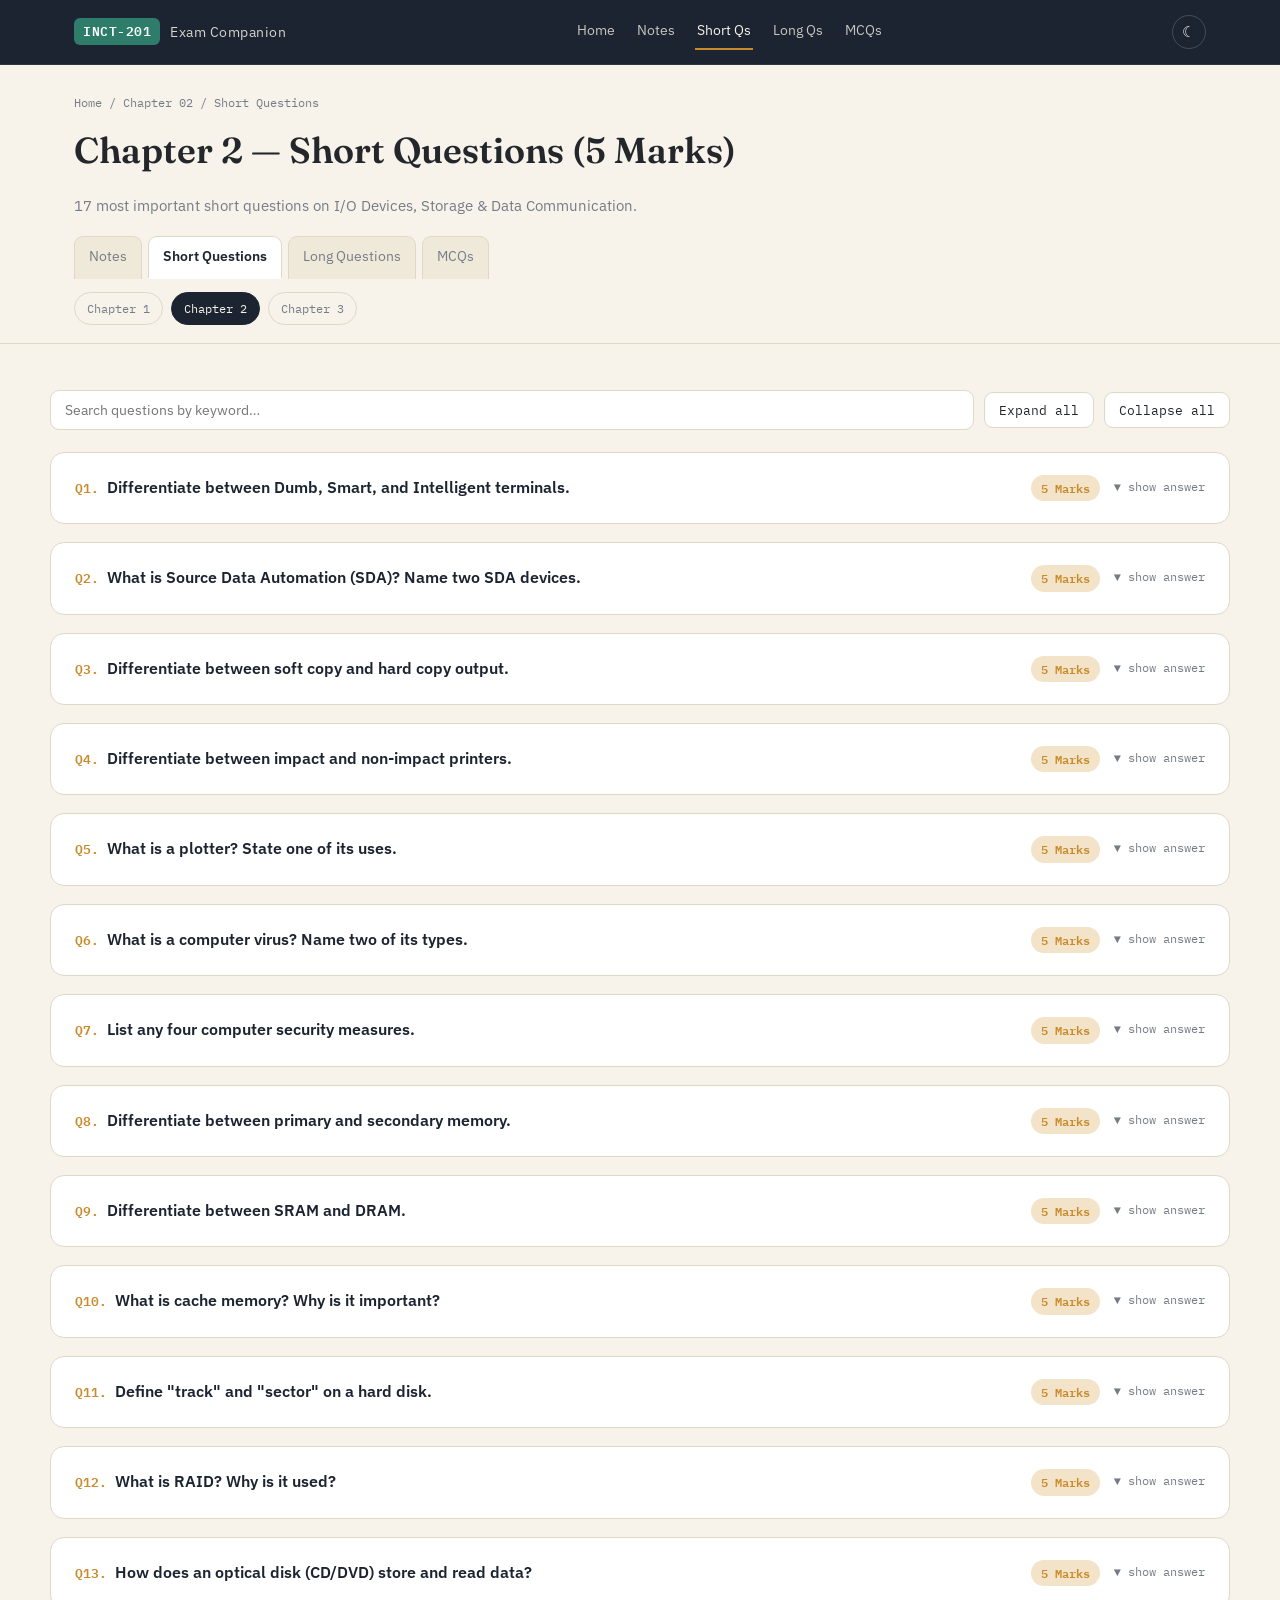
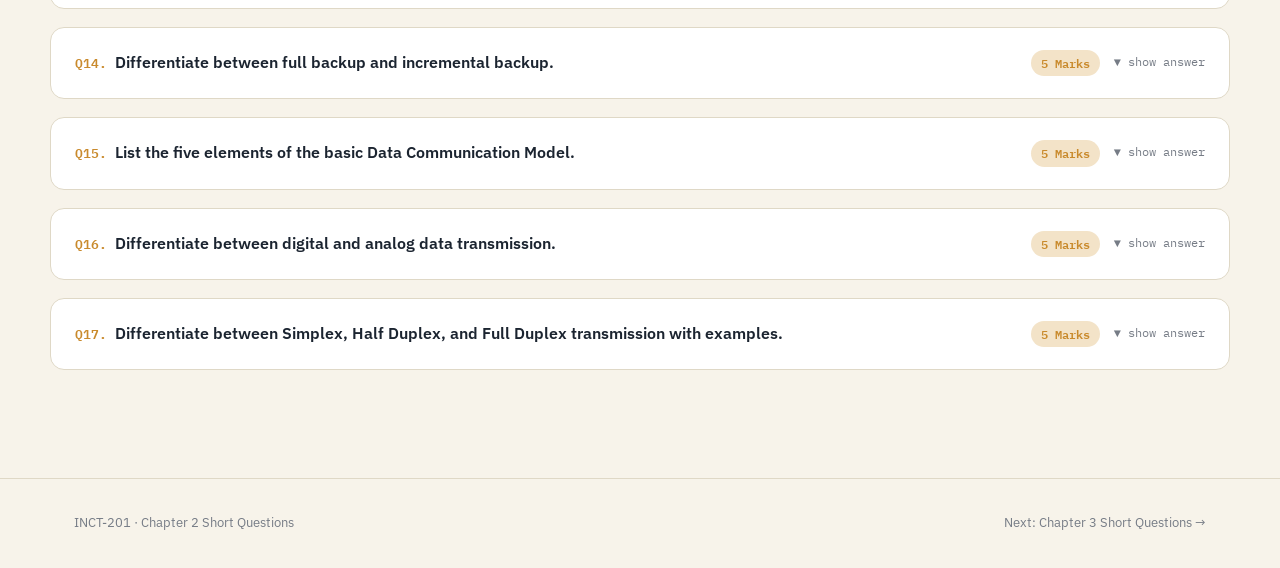
<file: short-questions/chapter-2.html>
<!DOCTYPE html>
<html lang="en">
<head>
<meta charset="UTF-8">
<meta name="viewport" content="width=device-width, initial-scale=1.0">
<title>Chapter 2 Short Questions — INCT-201</title>
<link rel="stylesheet" href="../css/style.css">
</head>
<body>

<header class="topbar">
  <div class="wrap">
    <div class="brand">
      <span class="code">INCT-201</span>
      <span class="title">Exam Companion</span>
    </div>
    <nav class="topnav">
      <a href="../index.html">Home</a>
      <a href="../notes/chapter-2.html">Notes</a>
      <a href="chapter-2.html" class="active">Short Qs</a>
      <a href="../long-questions/chapter-2.html">Long Qs</a>
      <a href="../mcqs/chapter-2.html">MCQs</a>
    </nav>
    <button class="theme-toggle" aria-label="Toggle dark mode">☾</button>
  </div>
</header>

<section class="page-head">
  <div class="wrap">
    <div class="crumb"><a href="../index.html">Home</a> / Chapter 02 / Short Questions</div>
    <h1>Chapter 2 — Short Questions (5 Marks)</h1>
    <p class="sub">17 most important short questions on I/O Devices, Storage &amp; Data Communication.</p>

    <div class="tabs">
      <a href="../notes/chapter-2.html">Notes</a>
      <a href="chapter-2.html" class="active">Short Questions</a>
      <a href="../long-questions/chapter-2.html">Long Questions</a>
      <a href="../mcqs/chapter-2.html">MCQs</a>
    </div>
    <div class="chapter-switch">
      <a href="chapter-1.html">Chapter 1</a>
      <a href="chapter-2.html" class="active">Chapter 2</a>
      <a href="chapter-3.html">Chapter 3</a>
    </div>
  </div>
</section>

<div class="wrap" style="padding:28px 0 70px;">

  <div class="toolbar">
    <input type="search" id="qSearch" placeholder="Search questions by keyword…">
    <button class="btn" id="expandAll">Expand all</button>
    <button class="btn" id="collapseAll">Collapse all</button>
  </div>

  <div class="q-card" data-id="q1">
    <div class="q-head"><div class="q-text"><span class="q-num">Q1.</span>Differentiate between Dumb, Smart, and Intelligent terminals.</div><span class="marks">5 Marks</span><span class="q-toggle">▼ show answer</span></div>
    <div class="q-answer">
      <ul>
        <li><strong>Dumb terminal:</strong> No local processing; entirely dependent on the host computer.</li>
        <li><strong>Smart terminal:</strong> Limited local processing, such as basic data validation before sending.</li>
        <li><strong>Intelligent terminal:</strong> Has its own CPU and memory, capable of running programs independently.</li>
      </ul>
    </div>
  </div>

  <div class="q-card" data-id="q2">
    <div class="q-head"><div class="q-text"><span class="q-num">Q2.</span>What is Source Data Automation (SDA)? Name two SDA devices.</div><span class="marks">5 Marks</span><span class="q-toggle">▼ show answer</span></div>
    <div class="q-answer">
      <p><strong>Source Data Automation</strong> captures data directly and electronically at its point of origin, avoiding manual keyboard entry and reducing transcription errors.</p>
      <p><strong>Examples:</strong> Barcode readers (scan product codes) and MICR readers (read magnetic ink numbers on bank cheques).</p>
    </div>
  </div>

  <div class="q-card" data-id="q3">
    <div class="q-head"><div class="q-text"><span class="q-num">Q3.</span>Differentiate between soft copy and hard copy output.</div><span class="marks">5 Marks</span><span class="q-toggle">▼ show answer</span></div>
    <div class="q-answer">
      <p><strong>Soft copy</strong> is a temporary, intangible output displayed on a screen or through speakers — it disappears once the device is switched off.</p>
      <p><strong>Hard copy</strong> is a permanent, tangible output, such as a printed document, which can be physically stored and handled.</p>
    </div>
  </div>

  <div class="q-card" data-id="q4">
    <div class="q-head"><div class="q-text"><span class="q-num">Q4.</span>Differentiate between impact and non-impact printers.</div><span class="marks">5 Marks</span><span class="q-toggle">▼ show answer</span></div>
    <div class="q-answer">
      <p><strong>Impact printers</strong> (e.g. Dot Matrix, Daisy Wheel) physically strike an inked ribbon against the paper to form characters — noisy but cheap, and able to produce carbon copies.</p>
      <p><strong>Non-impact printers</strong> (e.g. Inkjet, Laser, Thermal) form output without any physical striking — by spraying ink, fusing toner with heat, or using heat-sensitive paper — producing quieter, higher-quality output.</p>
    </div>
  </div>

  <div class="q-card" data-id="q5">
    <div class="q-head"><div class="q-text"><span class="q-num">Q5.</span>What is a plotter? State one of its uses.</div><span class="marks">5 Marks</span><span class="q-toggle">▼ show answer</span></div>
    <div class="q-answer">
      <p>A <strong>plotter</strong> is an output device that draws images using continuous lines via a moving pen, rather than building an image from dots like a printer.</p>
      <p><strong>Use:</strong> Producing high-precision engineering drawings, architectural blueprints, and large-scale maps.</p>
    </div>
  </div>

  <div class="q-card" data-id="q6">
    <div class="q-head"><div class="q-text"><span class="q-num">Q6.</span>What is a computer virus? Name two of its types.</div><span class="marks">5 Marks</span><span class="q-toggle">▼ show answer</span></div>
    <div class="q-answer">
      <p>A <strong>computer virus</strong> is a malicious program that attaches itself to legitimate files and replicates itself, often damaging data or disrupting normal operation.</p>
      <p><strong>Types:</strong> Macro virus (hidden in document macros) and Worm (spreads across networks without needing a host file).</p>
    </div>
  </div>

  <div class="q-card" data-id="q7">
    <div class="q-head"><div class="q-text"><span class="q-num">Q7.</span>List any four computer security measures.</div><span class="marks">5 Marks</span><span class="q-toggle">▼ show answer</span></div>
    <div class="q-answer">
      <ul>
        <li>Installing and regularly updating antivirus software.</li>
        <li>Using firewalls to block unauthorised access.</li>
        <li>Taking regular data backups.</li>
        <li>Applying software security patches/updates promptly and avoiding unknown email attachments.</li>
      </ul>
    </div>
  </div>

  <div class="q-card" data-id="q8">
    <div class="q-head"><div class="q-text"><span class="q-num">Q8.</span>Differentiate between primary and secondary memory.</div><span class="marks">5 Marks</span><span class="q-toggle">▼ show answer</span></div>
    <div class="q-answer">
      <p><strong>Primary memory</strong> (RAM, ROM, Cache) is very fast and works directly with the CPU, but is mostly volatile — losing its contents when the power is switched off.</p>
      <p><strong>Secondary memory</strong> (hard disk, optical disk, flash drive) is slower but non-volatile, providing permanent, large-capacity storage that survives a power-off.</p>
    </div>
  </div>

  <div class="q-card" data-id="q9">
    <div class="q-head"><div class="q-text"><span class="q-num">Q9.</span>Differentiate between SRAM and DRAM.</div><span class="marks">5 Marks</span><span class="q-toggle">▼ show answer</span></div>
    <div class="q-answer">
      <p><strong>SRAM (Static RAM)</strong> is faster and more expensive, and does not need to be constantly refreshed — commonly used for cache memory.</p>
      <p><strong>DRAM (Dynamic RAM)</strong> is slower and cheaper, but must be refreshed thousands of times per second to retain its data — commonly used as a computer's main RAM.</p>
    </div>
  </div>

  <div class="q-card" data-id="q10">
    <div class="q-head"><div class="q-text"><span class="q-num">Q10.</span>What is cache memory? Why is it important?</div><span class="marks">5 Marks</span><span class="q-toggle">▼ show answer</span></div>
    <div class="q-answer">
      <p><strong>Cache memory</strong> is a very small, very fast block of memory placed between the CPU and RAM, holding frequently used data and instructions.</p>
      <p><strong>Importance:</strong> Since cache is much faster than RAM, it greatly reduces the time the CPU spends waiting for data, improving overall processing speed.</p>
    </div>
  </div>

  <div class="q-card" data-id="q11">
    <div class="q-head"><div class="q-text"><span class="q-num">Q11.</span>Define "track" and "sector" on a hard disk.</div><span class="marks">5 Marks</span><span class="q-toggle">▼ show answer</span></div>
    <div class="q-answer">
      <p>A <strong>track</strong> is one of many concentric circular paths on a hard disk platter where data is stored.</p>
      <p>A <strong>sector</strong> is a smaller division within a track — the smallest unit of storage the disk's read/write head can address directly.</p>
    </div>
  </div>

  <div class="q-card" data-id="q12">
    <div class="q-head"><div class="q-text"><span class="q-num">Q12.</span>What is RAID? Why is it used?</div><span class="marks">5 Marks</span><span class="q-toggle">▼ show answer</span></div>
    <div class="q-answer">
      <p><strong>RAID (Redundant Array of Independent Disks)</strong> combines multiple physical hard disks into a single logical storage unit using techniques like striping (spreading data) and mirroring (duplicating data).</p>
      <p><strong>Purpose:</strong> To improve performance and/or reliability, ensuring data survives even if one disk in the array fails.</p>
    </div>
  </div>

  <div class="q-card" data-id="q13">
    <div class="q-head"><div class="q-text"><span class="q-num">Q13.</span>How does an optical disk (CD/DVD) store and read data?</div><span class="marks">5 Marks</span><span class="q-toggle">▼ show answer</span></div>
    <div class="q-answer">
      <p>Optical disks store data as microscopic pits and flats on their surface. A <strong>laser beam</strong> reflects differently off pits versus flats, and a sensor interprets these differences in reflected light as binary data (0s and 1s).</p>
    </div>
  </div>

  <div class="q-card" data-id="q14">
    <div class="q-head"><div class="q-text"><span class="q-num">Q14.</span>Differentiate between full backup and incremental backup.</div><span class="marks">5 Marks</span><span class="q-toggle">▼ show answer</span></div>
    <div class="q-answer">
      <p>A <strong>full backup</strong> copies all data every time it runs — simplest to restore from, but slow and storage-heavy.</p>
      <p>An <strong>incremental backup</strong> copies only the data changed since the last backup of any type — much faster and more storage-efficient, but requires all prior backups to fully restore.</p>
    </div>
  </div>

  <div class="q-card" data-id="q15">
    <div class="q-head"><div class="q-text"><span class="q-num">Q15.</span>List the five elements of the basic Data Communication Model.</div><span class="marks">5 Marks</span><span class="q-toggle">▼ show answer</span></div>
    <div class="q-answer">
      <ol>
        <li><strong>Source</strong> — generates the data.</li>
        <li><strong>Transmitter</strong> — converts data into a transmittable signal.</li>
        <li><strong>Transmission System</strong> — the medium carrying the signal.</li>
        <li><strong>Receiver</strong> — converts the signal back into usable data.</li>
        <li><strong>Destination</strong> — receives the delivered data.</li>
      </ol>
    </div>
  </div>

  <div class="q-card" data-id="q16">
    <div class="q-head"><div class="q-text"><span class="q-num">Q16.</span>Differentiate between digital and analog data transmission.</div><span class="marks">5 Marks</span><span class="q-toggle">▼ show answer</span></div>
    <div class="q-answer">
      <p><strong>Digital transmission</strong> sends data as discrete electrical pulses (0s and 1s) — fast and highly resistant to noise.</p>
      <p><strong>Analog transmission</strong> sends data as a continuously varying wave — used by traditional telephone lines, and more prone to signal degradation over distance.</p>
    </div>
  </div>

  <div class="q-card" data-id="q17">
    <div class="q-head"><div class="q-text"><span class="q-num">Q17.</span>Differentiate between Simplex, Half Duplex, and Full Duplex transmission with examples.</div><span class="marks">5 Marks</span><span class="q-toggle">▼ show answer</span></div>
    <div class="q-answer">
      <ul>
        <li><strong>Simplex:</strong> Data flows in one direction only. <em>Example:</em> television broadcast.</li>
        <li><strong>Half Duplex:</strong> Data flows both ways, but only one direction at a time. <em>Example:</em> walkie-talkie.</li>
        <li><strong>Full Duplex:</strong> Data flows in both directions simultaneously. <em>Example:</em> a telephone call.</li>
      </ul>
    </div>
  </div>

</div>

<footer>
  <div class="wrap">
    <div>INCT-201 · Chapter 2 Short Questions</div>
    <div><a href="chapter-3.html">Next: Chapter 3 Short Questions →</a></div>
  </div>
</footer>

<script src="../js/main.js"></script>
<script>
ICT201.initQACards("ch2", "short");
ICT201.initSearch("qSearch", ".q-card");
</script>
</body>
</html>
</file>
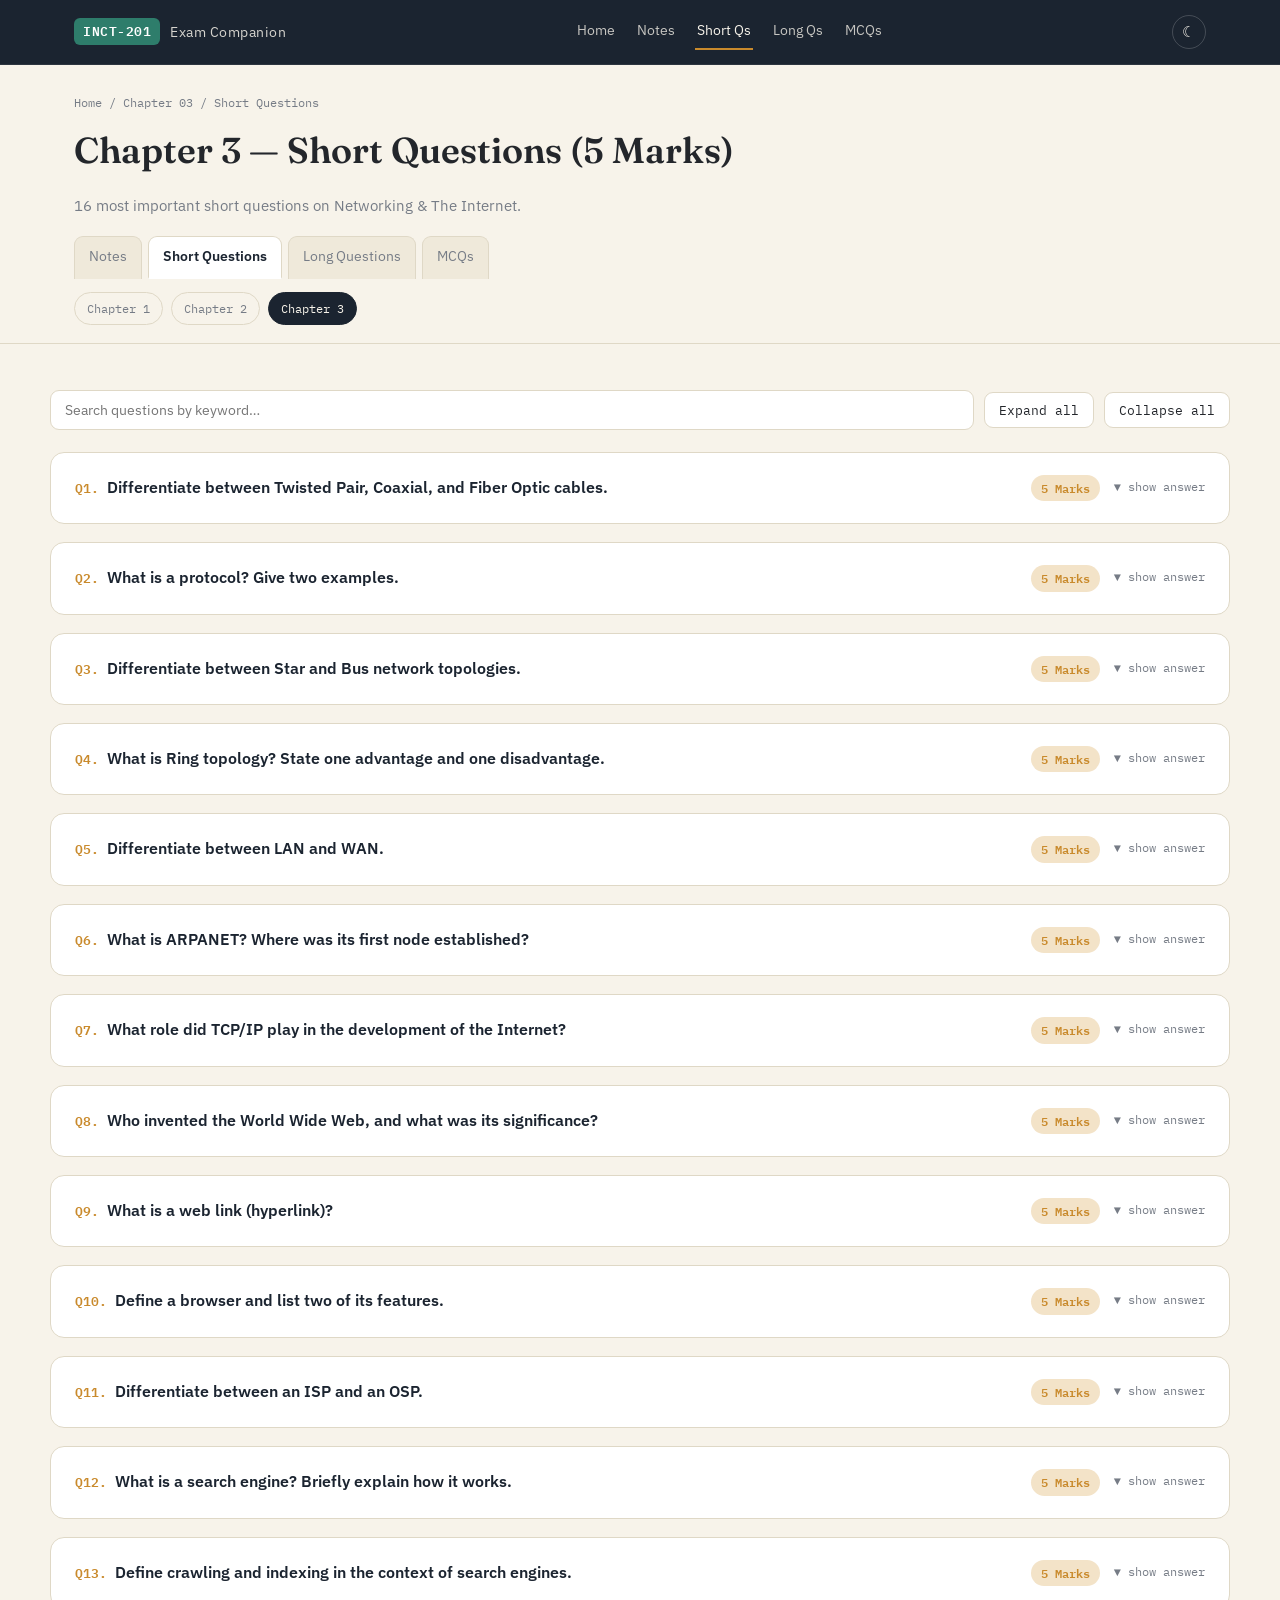
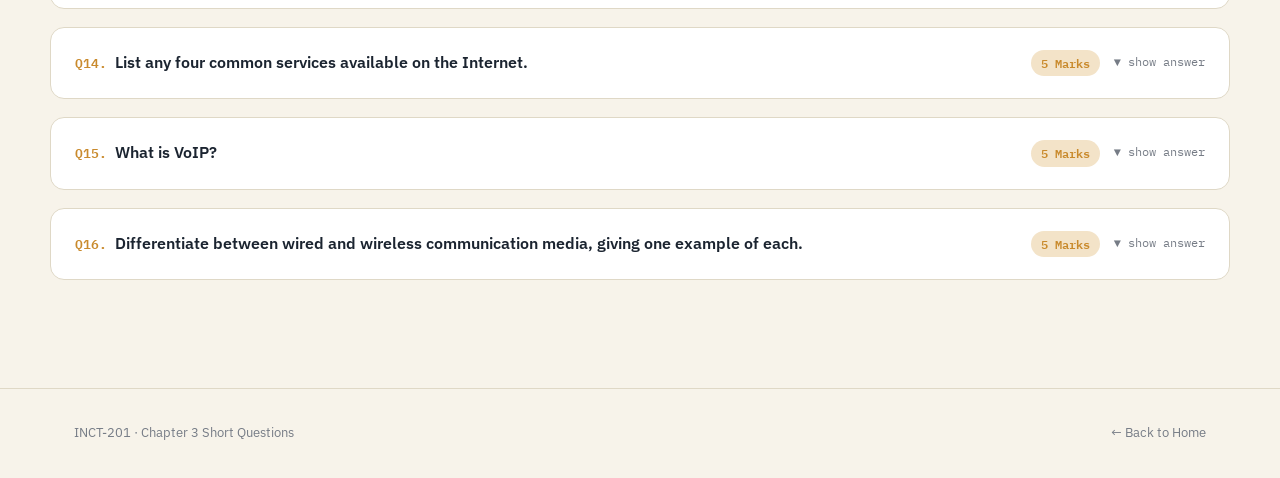
<file: short-questions/chapter-3.html>
<!DOCTYPE html>
<html lang="en">
<head>
<meta charset="UTF-8">
<meta name="viewport" content="width=device-width, initial-scale=1.0">
<title>Chapter 3 Short Questions — INCT-201</title>
<link rel="stylesheet" href="../css/style.css">
</head>
<body>

<header class="topbar">
  <div class="wrap">
    <div class="brand">
      <span class="code">INCT-201</span>
      <span class="title">Exam Companion</span>
    </div>
    <nav class="topnav">
      <a href="../index.html">Home</a>
      <a href="../notes/chapter-3.html">Notes</a>
      <a href="chapter-3.html" class="active">Short Qs</a>
      <a href="../long-questions/chapter-3.html">Long Qs</a>
      <a href="../mcqs/chapter-3.html">MCQs</a>
    </nav>
    <button class="theme-toggle" aria-label="Toggle dark mode">☾</button>
  </div>
</header>

<section class="page-head">
  <div class="wrap">
    <div class="crumb"><a href="../index.html">Home</a> / Chapter 03 / Short Questions</div>
    <h1>Chapter 3 — Short Questions (5 Marks)</h1>
    <p class="sub">16 most important short questions on Networking &amp; The Internet.</p>

    <div class="tabs">
      <a href="../notes/chapter-3.html">Notes</a>
      <a href="chapter-3.html" class="active">Short Questions</a>
      <a href="../long-questions/chapter-3.html">Long Questions</a>
      <a href="../mcqs/chapter-3.html">MCQs</a>
    </div>
    <div class="chapter-switch">
      <a href="chapter-1.html">Chapter 1</a>
      <a href="chapter-2.html">Chapter 2</a>
      <a href="chapter-3.html" class="active">Chapter 3</a>
    </div>
  </div>
</section>

<div class="wrap" style="padding:28px 0 70px;">

  <div class="toolbar">
    <input type="search" id="qSearch" placeholder="Search questions by keyword…">
    <button class="btn" id="expandAll">Expand all</button>
    <button class="btn" id="collapseAll">Collapse all</button>
  </div>

  <div class="q-card" data-id="q1">
    <div class="q-head"><div class="q-text"><span class="q-num">Q1.</span>Differentiate between Twisted Pair, Coaxial, and Fiber Optic cables.</div><span class="marks">5 Marks</span><span class="q-toggle">▼ show answer</span></div>
    <div class="q-answer">
      <ul>
        <li><strong>Twisted Pair:</strong> Two twisted copper wires; cheap, used in LANs and telephone lines, limited range/speed.</li>
        <li><strong>Coaxial:</strong> A shielded copper conductor; better interference resistance, historically used for cable TV.</li>
        <li><strong>Fiber Optic:</strong> Transmits light through glass/plastic strands; the fastest and most interference-immune medium, used for internet backbones.</li>
      </ul>
    </div>
  </div>

  <div class="q-card" data-id="q2">
    <div class="q-head"><div class="q-text"><span class="q-num">Q2.</span>What is a protocol? Give two examples.</div><span class="marks">5 Marks</span><span class="q-toggle">▼ show answer</span></div>
    <div class="q-answer">
      <p>A <strong>protocol</strong> is a set of agreed rules that govern how data is formatted, transmitted, and received between devices, ensuring reliable communication between different systems.</p>
      <p><strong>Examples:</strong> TCP/IP (core internet addressing/delivery) and HTTP (governs web page requests and delivery).</p>
    </div>
  </div>

  <div class="q-card" data-id="q3">
    <div class="q-head"><div class="q-text"><span class="q-num">Q3.</span>Differentiate between Star and Bus network topologies.</div><span class="marks">5 Marks</span><span class="q-toggle">▼ show answer</span></div>
    <div class="q-answer">
      <p>In a <strong>Star topology</strong>, all devices connect to one central hub/switch — easy to manage, but the whole network fails if the hub fails.</p>
      <p>In a <strong>Bus topology</strong>, all devices share a single common backbone cable — cheap and simple, but a break anywhere in that cable disrupts the entire network.</p>
    </div>
  </div>

  <div class="q-card" data-id="q4">
    <div class="q-head"><div class="q-text"><span class="q-num">Q4.</span>What is Ring topology? State one advantage and one disadvantage.</div><span class="marks">5 Marks</span><span class="q-toggle">▼ show answer</span></div>
    <div class="q-answer">
      <p>In a <strong>Ring topology</strong>, each device connects to exactly two neighbouring devices, forming a closed loop through which data travels.</p>
      <p><strong>Advantage:</strong> Data travels in a predictable, organised path. <strong>Disadvantage:</strong> A single broken connection can disrupt the whole ring, unless a dual-ring design is used.</p>
    </div>
  </div>

  <div class="q-card" data-id="q5">
    <div class="q-head"><div class="q-text"><span class="q-num">Q5.</span>Differentiate between LAN and WAN.</div><span class="marks">5 Marks</span><span class="q-toggle">▼ show answer</span></div>
    <div class="q-answer">
      <p>A <strong>LAN (Local Area Network)</strong> covers a small area such as one building or campus, offering high speed at lower cost.</p>
      <p>A <strong>WAN (Wide Area Network)</strong> covers a much larger geographic area — cities, countries, or globally — connecting multiple LANs together, but is typically slower and more expensive due to distance. The Internet itself is the largest example of a WAN.</p>
    </div>
  </div>

  <div class="q-card" data-id="q6">
    <div class="q-head"><div class="q-text"><span class="q-num">Q6.</span>What is ARPANET? Where was its first node established?</div><span class="marks">5 Marks</span><span class="q-toggle">▼ show answer</span></div>
    <div class="q-answer">
      <p><strong>ARPANET</strong> was a project funded by the U.S. Advanced Research Projects Agency (ARPA) in the late 1960s, designed to let research computers communicate and build a resilient communication network — it became the technical ancestor of today's Internet.</p>
      <p>Its first node, often called its "birthplace," was established at <strong>UCLA (University of California, Los Angeles)</strong> in 1969.</p>
    </div>
  </div>

  <div class="q-card" data-id="q7">
    <div class="q-head"><div class="q-text"><span class="q-num">Q7.</span>What role did TCP/IP play in the development of the Internet?</div><span class="marks">5 Marks</span><span class="q-toggle">▼ show answer</span></div>
    <div class="q-answer">
      <p><strong>TCP/IP</strong> was adopted by ARPANET in 1983 as its standard set of communication rules, defining how data is addressed, broken into packets, and reliably delivered across connected networks. This standardisation allowed many separate networks to interconnect into a single unified system — laying the direct technical foundation of the modern Internet.</p>
    </div>
  </div>

  <div class="q-card" data-id="q8">
    <div class="q-head"><div class="q-text"><span class="q-num">Q8.</span>Who invented the World Wide Web, and what was its significance?</div><span class="marks">5 Marks</span><span class="q-toggle">▼ show answer</span></div>
    <div class="q-answer">
      <p>The <strong>World Wide Web</strong> was invented by <strong>Tim Berners-Lee</strong> around 1989–91. Its significance lies in turning the Internet — until then mainly a research network — into an accessible system of hyperlinked documents that ordinary people could browse using a web browser, sparking the Internet's mass public adoption.</p>
    </div>
  </div>

  <div class="q-card" data-id="q9">
    <div class="q-head"><div class="q-text"><span class="q-num">Q9.</span>What is a web link (hyperlink)?</div><span class="marks">5 Marks</span><span class="q-toggle">▼ show answer</span></div>
    <div class="q-answer">
      <p>A <strong>web link (hyperlink)</strong> is a clickable reference embedded in a webpage that takes the user to another page, document, or resource. Hyperlinks are the basic mechanism that lets users "surf" or navigate between connected pages across the World Wide Web.</p>
    </div>
  </div>

  <div class="q-card" data-id="q10">
    <div class="q-head"><div class="q-text"><span class="q-num">Q10.</span>Define a browser and list two of its features.</div><span class="marks">5 Marks</span><span class="q-toggle">▼ show answer</span></div>
    <div class="q-answer">
      <p>A <strong>browser</strong> is software used to access, request, and display content from the World Wide Web (e.g. Chrome, Firefox).</p>
      <p><strong>Features:</strong> an address bar for entering URLs, and bookmarks for saving frequently visited pages (also: tabs, browsing history, extensions).</p>
    </div>
  </div>

  <div class="q-card" data-id="q11">
    <div class="q-head"><div class="q-text"><span class="q-num">Q11.</span>Differentiate between an ISP and an OSP.</div><span class="marks">5 Marks</span><span class="q-toggle">▼ show answer</span></div>
    <div class="q-answer">
      <p>An <strong>Internet Service Provider (ISP)</strong> provides users with access/connectivity to the Internet, such as PTCL or a mobile data carrier.</p>
      <p>An <strong>Online Service Provider (OSP)</strong> offers specific curated content or services, sometimes bundled with connectivity — historically exemplified by services like AOL, which combined access with its own proprietary content.</p>
    </div>
  </div>

  <div class="q-card" data-id="q12">
    <div class="q-head"><div class="q-text"><span class="q-num">Q12.</span>What is a search engine? Briefly explain how it works.</div><span class="marks">5 Marks</span><span class="q-toggle">▼ show answer</span></div>
    <div class="q-answer">
      <p>A <strong>search engine</strong> (e.g. Google) is a tool that helps users find information on the web. It works in three stages: <strong>crawling</strong> (scanning web pages), <strong>indexing</strong> (organising them into a searchable database), and <strong>ranking</strong> (ordering results by relevance when a query is submitted).</p>
    </div>
  </div>

  <div class="q-card" data-id="q13">
    <div class="q-head"><div class="q-text"><span class="q-num">Q13.</span>Define crawling and indexing in the context of search engines.</div><span class="marks">5 Marks</span><span class="q-toggle">▼ show answer</span></div>
    <div class="q-answer">
      <p><strong>Crawling</strong> is the automated process where bots/spiders continuously scan web pages across the internet to discover content.</p>
      <p><strong>Indexing</strong> is the process of storing and organising that discovered content into a massive, structured, searchable database so it can be retrieved quickly during a search.</p>
    </div>
  </div>

  <div class="q-card" data-id="q14">
    <div class="q-head"><div class="q-text"><span class="q-num">Q14.</span>List any four common services available on the Internet.</div><span class="marks">5 Marks</span><span class="q-toggle">▼ show answer</span></div>
    <div class="q-answer">
      <ul>
        <li>E-mail — sending and receiving electronic messages.</li>
        <li>World Wide Web (WWW) — browsing hyperlinked pages.</li>
        <li>Video conferencing — real-time audio/video calls.</li>
        <li>Cloud storage — storing and accessing files remotely.</li>
      </ul>
    </div>
  </div>

  <div class="q-card" data-id="q15">
    <div class="q-head"><div class="q-text"><span class="q-num">Q15.</span>What is VoIP?</div><span class="marks">5 Marks</span><span class="q-toggle">▼ show answer</span></div>
    <div class="q-answer">
      <p><strong>VoIP (Voice over Internet Protocol)</strong> allows users to make voice calls using an internet data connection instead of a traditional telephone line, converting voice into digital data packets that travel over the internet, then back into audio at the receiving end.</p>
    </div>
  </div>

  <div class="q-card" data-id="q16">
    <div class="q-head"><div class="q-text"><span class="q-num">Q16.</span>Differentiate between wired and wireless communication media, giving one example of each.</div><span class="marks">5 Marks</span><span class="q-toggle">▼ show answer</span></div>
    <div class="q-answer">
      <p><strong>Wired (cable) media</strong> transmit data through a physical conductor that must directly connect the two endpoints. <em>Example:</em> Fiber optic cable.</p>
      <p><strong>Wireless media</strong> transmit data through the air using electromagnetic signals, without any physical cable connecting the devices. <em>Example:</em> Wi-Fi.</p>
    </div>
  </div>

</div>

<footer>
  <div class="wrap">
    <div>INCT-201 · Chapter 3 Short Questions</div>
    <div><a href="../index.html">← Back to Home</a></div>
  </div>
</footer>

<script src="../js/main.js"></script>
<script>
ICT201.initQACards("ch3", "short");
ICT201.initSearch("qSearch", ".q-card");
</script>
</body>
</html>
</file>
<file: css/style.css>
/* ============================================================
   INCT-201 — Applications of ICT — Exam Companion
   Design system: "Signal Trace"
   Palette: paper cream + ink navy + signal teal + amber marks
   ============================================================ */

@import url('https://fonts.googleapis.com/css2?family=Fraunces:opsz,wght@9..144,400..800&family=IBM+Plex+Sans:wght@400;500;600;700&family=IBM+Plex+Mono:wght@400;500;600&display=swap');

:root{
  /* color tokens */
  --ink:        #1B2430;
  --ink-soft:   #283447;
  --paper:      #F7F3EA;
  --paper-dim:  #EFE9DA;
  --card:       #FFFFFF;
  --signal:     #2E7D6B;
  --signal-dim: #DCEAE5;
  --amber:      #C98A2C;
  --amber-dim:  #F3E3C8;
  --charcoal:   #23262B;
  --mist:       #767C86;
  --line:       #DFD8C6;
  --danger:     #B3473D;
  --good:       #2E7D6B;

  /* type */
  --f-display: 'Fraunces', serif;
  --f-body: 'IBM Plex Sans', -apple-system, sans-serif;
  --f-mono: 'IBM Plex Mono', monospace;

  /* layout */
  --radius: 14px;
  --radius-sm: 8px;
  --maxw: 1180px;
  --shadow: 0 1px 2px rgba(27,36,48,.06), 0 8px 24px -8px rgba(27,36,48,.10);
}

[data-theme="dark"]{
  --paper: #161C24;
  --paper-dim: #1E2630;
  --card: #1E2630;
  --charcoal: #EDEAE0;
  --mist: #9AA1AC;
  --line: #2E3845;
  --signal-dim: #1E3A35;
  --amber-dim: #3A2E18;
  --shadow: 0 1px 2px rgba(0,0,0,.3), 0 8px 24px -8px rgba(0,0,0,.5);
}

*{box-sizing:border-box;}
html{scroll-behavior:smooth;}
body{
  margin:0;
  font-family:var(--f-body);
  background:var(--paper);
  color:var(--charcoal);
  line-height:1.6;
  -webkit-font-smoothing:antialiased;
  transition:background .3s ease, color .3s ease;
}
img,svg{max-width:100%;display:block;}
a{color:inherit;text-decoration:none;}
:focus-visible{outline:2px solid var(--signal); outline-offset:3px; border-radius:4px;}

.wrap{max-width:var(--maxw); margin:0 auto; padding:0 24px;}

/* ---------- Top bar ---------- */
.topbar{
  position:sticky; top:0; z-index:50;
  background:var(--ink); color:var(--paper);
  border-bottom:1px solid rgba(255,255,255,.08);
}
.topbar .wrap{display:flex; align-items:center; justify-content:space-between; padding:14px 24px; gap:16px;}
.brand{display:flex; align-items:center; gap:10px; font-family:var(--f-mono); font-size:13px; letter-spacing:.04em;}
.brand .code{background:var(--signal); color:#fff; padding:3px 9px; border-radius:6px; font-weight:600;}
.brand .title{color:var(--paper); opacity:.85; font-family:var(--f-body); font-size:14px;}
.brand .title strong{font-weight:600; opacity:1;}
.topnav{display:flex; align-items:center; gap:18px; font-size:13.5px;}
.topnav a{opacity:.78; padding:6px 2px; border-bottom:2px solid transparent;}
.topnav a:hover, .topnav a.active{opacity:1; border-bottom-color:var(--amber);}
.theme-toggle{
  border:1px solid rgba(255,255,255,.18); background:transparent; color:var(--paper);
  width:34px; height:34px; border-radius:50%; cursor:pointer; font-size:15px;
  display:flex; align-items:center; justify-content:center;
}
.theme-toggle:hover{background:rgba(255,255,255,.08);}

/* ---------- Hero ---------- */
.hero{padding:56px 0 36px; border-bottom:1px solid var(--line);}
.eyebrow{
  font-family:var(--f-mono); font-size:12px; letter-spacing:.12em; text-transform:uppercase;
  color:var(--signal); display:flex; align-items:center; gap:8px; margin-bottom:14px;
}
.eyebrow::before{content:""; width:18px; height:1px; background:var(--signal);}
.hero h1{
  font-family:var(--f-display); font-weight:600; font-size:clamp(34px,5vw,54px);
  line-height:1.05; margin:0 0 14px; letter-spacing:-.01em;
}
.hero h1 em{font-style:italic; color:var(--signal); font-weight:500;}
.hero p.lede{font-size:17px; color:var(--mist); max-width:620px; margin:0 0 22px;}
.stat-row{display:flex; gap:28px; flex-wrap:wrap; margin-top:18px;}
.stat{font-family:var(--f-mono);}
.stat b{display:block; font-family:var(--f-display); font-size:30px; color:var(--ink); font-weight:600;}
[data-theme="dark"] .stat b{color:var(--charcoal);}
.stat span{font-size:12px; color:var(--mist); text-transform:uppercase; letter-spacing:.06em;}

/* ---------- Signal trace (signature element) ---------- */
.trace-rail{position:relative; padding:48px 0 8px;}
.trace-svg{position:absolute; top:0; left:0; width:100%; height:100%; z-index:0; pointer-events:none;}
.trace-line{fill:none; stroke:var(--signal); stroke-width:2; opacity:.45; stroke-dasharray:6 7;}
.trace-pulse{fill:var(--amber);}
@media (prefers-reduced-motion: no-preference){
  .trace-pulse{animation:travel 7s linear infinite;}
}
@keyframes travel{
  0%{offset-distance:0%; opacity:0;}
  4%{opacity:1;}
  96%{opacity:1;}
  100%{offset-distance:100%; opacity:0;}
}
.chapter-row{position:relative; z-index:1; display:grid; grid-template-columns:repeat(3,1fr); gap:22px;}
@media (max-width:880px){.chapter-row{grid-template-columns:1fr;}}

.node-card{
  background:var(--card); border:1px solid var(--line); border-radius:var(--radius);
  padding:24px; box-shadow:var(--shadow); position:relative;
}
.node-card .node-dot{
  width:10px; height:10px; border-radius:50%; background:var(--signal);
  position:absolute; top:-5px; left:50%; transform:translateX(-50%);
  box-shadow:0 0 0 4px var(--paper);
}
.node-card .unit{font-family:var(--f-mono); font-size:11px; color:var(--amber); letter-spacing:.08em; text-transform:uppercase;}
.node-card h3{font-family:var(--f-display); font-size:21px; margin:8px 0 8px; line-height:1.25;}
.node-card p{font-size:13.5px; color:var(--mist); margin:0 0 16px; min-height:60px;}
.node-card .progress{height:5px; background:var(--paper-dim); border-radius:4px; overflow:hidden; margin-bottom:16px;}
.node-card .progress span{display:block; height:100%; background:linear-gradient(90deg,var(--signal),var(--amber)); width:0%; transition:width .4s;}
.pill-row{display:flex; gap:8px; flex-wrap:wrap;}
.pill{
  font-family:var(--f-mono); font-size:12px; padding:7px 11px; border-radius:8px;
  border:1px solid var(--line); color:var(--charcoal); background:var(--paper-dim);
  display:flex; align-items:center; gap:6px;
}
.pill:hover{border-color:var(--signal); background:var(--signal-dim); color:var(--signal);}
.pill .n{color:var(--amber); font-weight:600;}

/* ---------- Section shell on content pages ---------- */
.page-head{padding:28px 0 18px; border-bottom:1px solid var(--line);}
.crumb{font-family:var(--f-mono); font-size:12px; color:var(--mist); margin-bottom:10px;}
.crumb a:hover{color:var(--signal);}
.page-head h1{font-family:var(--f-display); font-size:clamp(26px,3.4vw,36px); margin:0 0 6px; font-weight:600;}
.page-head .sub{color:var(--mist); font-size:14.5px;}

.tabs{display:flex; gap:6px; margin-top:18px; flex-wrap:wrap;}
.tabs a{
  font-size:13.5px; padding:9px 14px; border-radius:9px 9px 0 0; border:1px solid var(--line);
  border-bottom:none; background:var(--paper-dim); color:var(--mist); position:relative; top:1px;
}
.tabs a.active{background:var(--card); color:var(--ink); border-bottom:2px solid var(--card); font-weight:600;}
[data-theme="dark"] .tabs a.active{color:var(--charcoal);}
.tabs a:hover:not(.active){color:var(--signal);}

.chapter-switch{display:flex; gap:8px; margin-top:14px;}
.chapter-switch a{
  font-family:var(--f-mono); font-size:12px; padding:6px 12px; border-radius:20px;
  border:1px solid var(--line); color:var(--mist);
}
.chapter-switch a.active{background:var(--ink); color:var(--paper); border-color:var(--ink);}
[data-theme="dark"] .chapter-switch a.active{background:var(--signal); border-color:var(--signal);}

.content-shell{padding:32px 0 80px; display:grid; grid-template-columns:240px 1fr; gap:40px; align-items:start;}
@media (max-width:880px){.content-shell{grid-template-columns:1fr;}}

.toc{position:sticky; top:84px; background:var(--card); border:1px solid var(--line); border-radius:var(--radius); padding:18px;}
.toc .toc-label{font-family:var(--f-mono); font-size:11px; text-transform:uppercase; letter-spacing:.08em; color:var(--amber); margin-bottom:10px;}
.toc ol{margin:0; padding:0 0 0 18px; font-size:13.5px;}
.toc li{margin-bottom:8px;}
.toc a{color:var(--mist);}
.toc a:hover{color:var(--signal);}
@media (max-width:880px){.toc{position:static;}}

/* ---------- Notes content ---------- */
.note-section{margin-bottom:38px; scroll-margin-top:90px;}
.note-section h2{
  font-family:var(--f-display); font-size:24px; font-weight:600; margin:0 0 6px;
  display:flex; align-items:baseline; gap:10px;
}
.note-section h2 .tag{font-family:var(--f-mono); font-size:12px; color:var(--amber); font-weight:500;}
.note-section h3{font-family:var(--f-body); font-size:16.5px; font-weight:600; margin:20px 0 8px; color:var(--ink);}
[data-theme="dark"] .note-section h3{color:var(--charcoal);}
.note-section p{margin:0 0 12px; font-size:15px;}
.note-section ul, .note-section ol{margin:0 0 14px; padding-left:20px; font-size:15px;}
.note-section li{margin-bottom:6px;}
.callout{
  background:var(--signal-dim); border-left:3px solid var(--signal); padding:13px 16px;
  border-radius:0 8px 8px 0; font-size:14px; margin:14px 0;
}
.callout.exam{background:var(--amber-dim); border-left-color:var(--amber);}
.callout strong{font-family:var(--f-mono); font-size:11.5px; text-transform:uppercase; letter-spacing:.05em; display:block; margin-bottom:4px;}
table.compare{width:100%; border-collapse:collapse; margin:14px 0; font-size:14px;}
table.compare th, table.compare td{border:1px solid var(--line); padding:9px 12px; text-align:left;}
table.compare th{background:var(--paper-dim); font-family:var(--f-mono); font-size:12px; text-transform:uppercase; letter-spacing:.04em;}
hr.div{border:none; border-top:1px dashed var(--line); margin:30px 0;}

/* ---------- Question cards (short / long) ---------- */
.q-card{
  background:var(--card); border:1px solid var(--line); border-radius:var(--radius);
  padding:22px 24px; margin-bottom:18px; scroll-margin-top:90px;
}
.q-head{display:flex; justify-content:space-between; align-items:flex-start; gap:14px; cursor:pointer;}
.q-num{font-family:var(--f-mono); color:var(--amber); font-size:13px; margin-right:8px;}
.q-text{font-weight:600; font-size:15.5px; color:var(--ink); flex:1;}
[data-theme="dark"] .q-text{color:var(--charcoal);}
.marks{
  font-family:var(--f-mono); font-size:11.5px; background:var(--amber-dim); color:var(--amber);
  padding:4px 10px; border-radius:20px; white-space:nowrap; font-weight:600;
}
.q-toggle{font-size:12px; color:var(--mist); font-family:var(--f-mono); flex-shrink:0; padding-top:2px;}
.q-answer{display:none; margin-top:16px; padding-top:14px; border-top:1px dashed var(--line); font-size:14.5px;}
.q-answer.open{display:block;}
.q-answer h4{font-size:13px; font-family:var(--f-mono); color:var(--signal); text-transform:uppercase; letter-spacing:.04em; margin:14px 0 6px;}
.q-answer h4:first-child{margin-top:0;}
.q-answer ul{padding-left:20px; margin:0 0 10px;}
.q-answer li{margin-bottom:5px;}
.tag-row{display:flex; gap:6px; flex-wrap:wrap; margin-top:10px;}
.tag-row .pill{padding:4px 9px; font-size:11px;}

.toolbar{display:flex; gap:10px; align-items:center; margin:18px 0 22px; flex-wrap:wrap;}
.toolbar input[type="search"]{
  flex:1; min-width:200px; padding:10px 14px; border:1px solid var(--line); border-radius:9px;
  background:var(--card); color:var(--charcoal); font-family:var(--f-body); font-size:14px;
}
.btn{
  font-family:var(--f-mono); font-size:12.5px; padding:9px 14px; border-radius:9px; border:1px solid var(--line);
  background:var(--card); color:var(--charcoal); cursor:pointer;
}
.btn:hover{border-color:var(--signal); color:var(--signal);}
.btn.primary{background:var(--ink); color:var(--paper); border-color:var(--ink);}
.btn.primary:hover{opacity:.9; color:var(--paper);}

/* ---------- MCQ cards ---------- */
.mcq-card{background:var(--card); border:1px solid var(--line); border-radius:var(--radius); padding:20px 22px; margin-bottom:14px;}
.mcq-q{font-weight:600; font-size:15px; margin-bottom:14px; color:var(--ink);}
[data-theme="dark"] .mcq-q{color:var(--charcoal);}
.mcq-q .q-num{margin-right:6px;}
.mcq-opts{display:grid; gap:8px;}
.mcq-opt{
  display:flex; gap:10px; align-items:flex-start; padding:10px 13px; border:1px solid var(--line);
  border-radius:9px; cursor:pointer; font-size:14px; background:var(--paper-dim);
}
.mcq-opt:hover{border-color:var(--signal);}
.mcq-opt .letter{font-family:var(--f-mono); font-weight:600; color:var(--mist); flex-shrink:0;}
.mcq-opt.correct{background:var(--signal-dim); border-color:var(--signal);}
.mcq-opt.correct .letter{color:var(--signal);}
.mcq-opt.wrong{background:#F6E2DF; border-color:var(--danger);}
[data-theme="dark"] .mcq-opt.wrong{background:#3A2220;}
.mcq-opt.wrong .letter{color:var(--danger);}
.mcq-opt.disabled{cursor:default;}
.mcq-exp{display:none; margin-top:12px; padding:12px 14px; background:var(--paper-dim); border-radius:9px; font-size:13.5px; border-left:3px solid var(--amber);}
.mcq-exp.show{display:block;}
.mcq-exp strong{color:var(--amber); font-family:var(--f-mono); font-size:11.5px; text-transform:uppercase; letter-spacing:.04em;}
.score-bar{
  position:sticky; top:64px; z-index:30; background:var(--ink); color:var(--paper); border-radius:12px;
  padding:12px 18px; display:flex; justify-content:space-between; align-items:center; margin-bottom:20px; gap:14px; flex-wrap:wrap;
}
.score-bar .sc{font-family:var(--f-mono); font-size:14px;}
.score-bar .sc b{color:var(--amber); font-size:17px;}

/* ---------- Footer ---------- */
footer{border-top:1px solid var(--line); padding:34px 0; margin-top:20px;}
footer .wrap{display:flex; justify-content:space-between; flex-wrap:wrap; gap:18px; font-size:13px; color:var(--mist);}
footer .ref-list{font-size:12.5px; line-height:1.7;}
footer .ref-list b{display:block; color:var(--ink); font-family:var(--f-mono); font-size:11px; text-transform:uppercase; letter-spacing:.06em; margin-bottom:6px;}
[data-theme="dark"] footer .ref-list b{color:var(--charcoal);}

.hidden{display:none !important;}

/* ---------- Diagrams / flowcharts / mind maps ---------- */
.diagram-card{
  background:var(--card); border:1px solid var(--line); border-radius:var(--radius);
  padding:20px 22px 16px; margin:18px 0 26px; box-shadow:var(--shadow);
}
.diagram-card .diagram-label{
  font-family:var(--f-mono); font-size:11px; text-transform:uppercase; letter-spacing:.08em;
  color:var(--amber); margin-bottom:12px; display:flex; align-items:center; gap:8px;
}
.diagram-card .diagram-label::before{content:"◆"; font-size:9px;}
.diagram-card svg{width:100%; height:auto; display:block; overflow:visible;}
.diagram-card .diagram-caption{font-size:12.5px; color:var(--mist); margin-top:10px; text-align:center; font-style:italic;}
.diagram-card svg text{font-family:var(--f-body); fill:var(--charcoal);}
.diagram-card svg .dg-mono{font-family:var(--f-mono);}
.diagram-card svg .dg-line{stroke:var(--line);}
.diagram-card svg .dg-faint{fill:var(--mist);}
</file>
